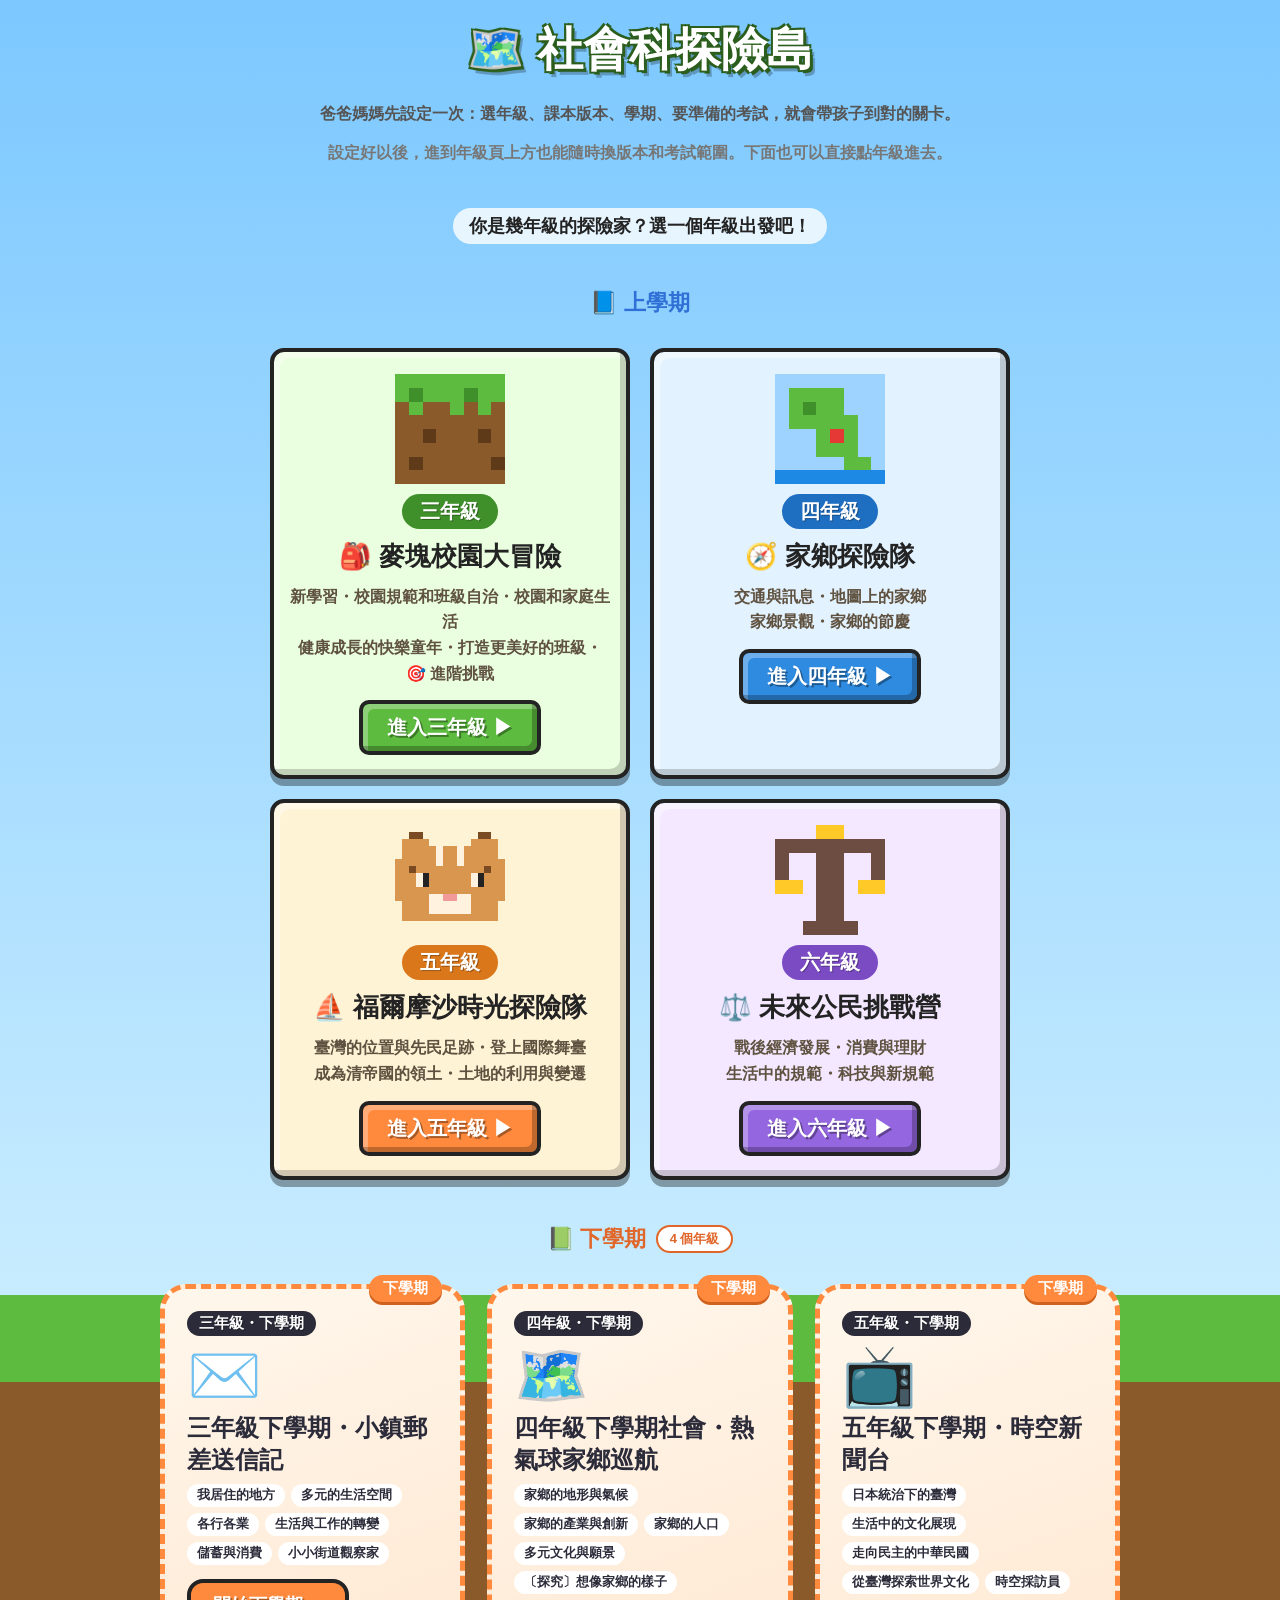
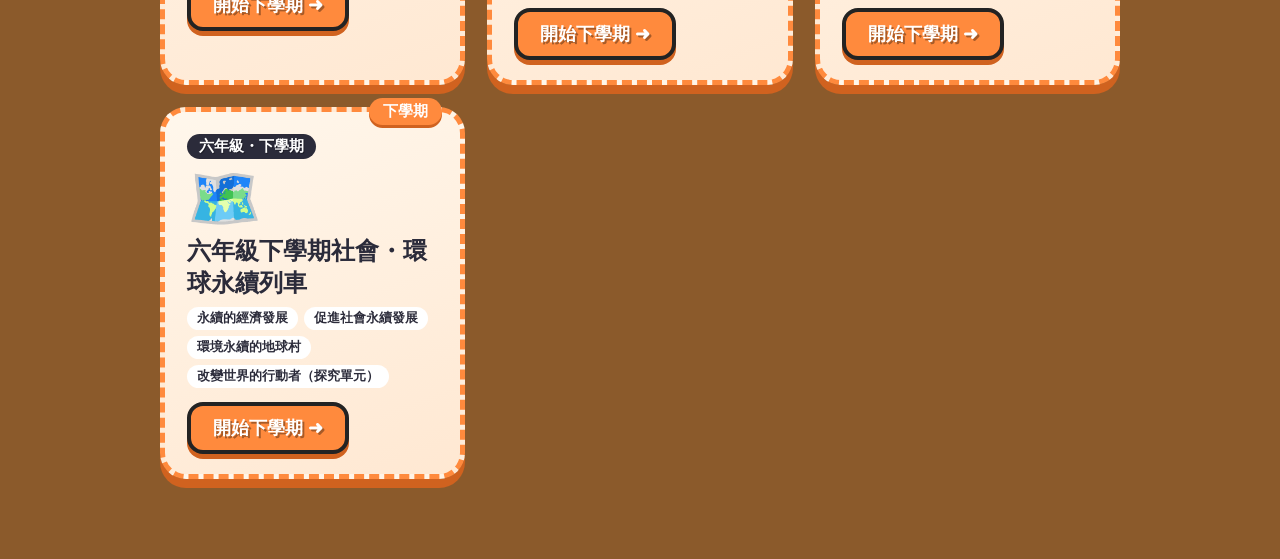
<file: index.html>
<!DOCTYPE html>
<html lang="zh-Hant-TW">
<head>
<meta charset="UTF-8">
<meta name="viewport" content="width=device-width, initial-scale=1, viewport-fit=cover">
<title>社會科探險島・選擇年級</title>
<style>
:root{--ink:#232323;--font:"Microsoft JhengHei","PingFang TC","Noto Sans TC","Heiti TC",sans-serif}
*{box-sizing:border-box}
html,body{margin:0;min-height:100%}
body{
  font-family:var(--font);font-weight:700;color:var(--ink);min-height:100dvh;
  background:linear-gradient(180deg,#7cc8ff 0%,#c8ecff 60%,#5dbb3f 60%,#5dbb3f 64%,#8b5a2b 64%);
  display:flex;flex-direction:column;align-items:center;justify-content:center;padding:20px 14px 80px;gap:18px;
}
h1{margin:0;text-align:center;font-size:clamp(26px,6.5vw,46px);font-weight:900;color:#fff;line-height:1.3;
  text-shadow:3px 3px 0 #2b5e1c,-2px -2px 0 #2b5e1c,2px -2px 0 #2b5e1c,-2px 2px 0 #2b5e1c,5px 6px 0 rgba(0,0,0,.25)}
.sub{margin:0;background:rgba(255,255,255,.8);padding:6px 16px;border-radius:99px;font-size:18px;text-align:center}
.grades{display:grid;grid-template-columns:repeat(2,minmax(0,360px));gap:20px;width:100%;justify-content:center}
.grade{
  display:flex;flex-direction:column;align-items:center;gap:10px;padding:22px 16px 20px;text-decoration:none;color:var(--ink);text-align:center;
  border:4px solid var(--ink);border-radius:14px;transition:transform .12s;
  box-shadow:inset -6px -6px 0 rgba(0,0,0,.18), inset 6px 6px 0 rgba(255,255,255,.4), 0 7px 0 rgba(0,0,0,.35);
}
.grade:hover{transform:translateY(-5px)}
.grade:active{transform:translateY(3px)}
.g3{background:#eaffdf}
.g5{background:#fff3d6}
.grade svg{width:110px;height:110px;shape-rendering:crispEdges;animation:bob 2.2s ease-in-out infinite}
.g4{background:#e3f2ff}
.g6{background:#f3e8ff}
.g5 svg,.g6 svg{animation-delay:-1.1s}
.badge{font-size:20px;font-weight:900;color:#fff;padding:4px 18px;border-radius:99px;text-shadow:1px 1px 0 rgba(0,0,0,.3)}
.g3 .badge{background:#3f8f2a}
.g4 .badge{background:#1e6fc2}
.g5 .badge{background:#d9771a}
.g6 .badge{background:#7b4bc4}
.name{font-size:clamp(21px,4.8vw,26px);font-weight:900;line-height:1.35}
.desc{font-size:16px;color:#5f5240;line-height:1.6}
.go{margin-top:4px;font-size:20px;font-weight:900;color:#fff;padding:10px 24px;border:4px solid var(--ink);border-radius:10px;
  box-shadow:inset -5px -5px 0 rgba(0,0,0,.25), inset 5px 5px 0 rgba(255,255,255,.3);text-shadow:2px 2px 0 rgba(0,0,0,.35)}
.g3 .go{background:#5dbb3f}
.g5 .go{background:#ff8a3d}
.g4 .go{background:#2f8be0}
.g6 .go{background:#9466e0}
@keyframes bob{0%,100%{transform:translateY(0)}50%{transform:translateY(-8px)}}
@media (max-width:640px){.grades{grid-template-columns:1fr}.grade svg{width:84px;height:84px}}
@media (prefers-reduced-motion:reduce){*{animation:none !important}}
</style>

<style id="rwd-style">
/* 手機：年級卡片改成「左邊圖示、右邊文字」的橫條，一頁看得到更多年級 */
@media (max-width:640px){
  body{padding:14px 10px 80px;gap:12px}
  .sub{font-size:16px;padding:6px 12px}
  .sem{margin:14px auto 4px;font-size:20px}
  .grades,.sem-grid{gap:12px}
  .grade{display:grid;grid-template-columns:64px 1fr;grid-template-areas:"ic badge" "ic name" "ic desc" "ic go";
    column-gap:12px;row-gap:4px;align-items:center;justify-items:start;text-align:left;padding:12px 12px 14px}
  .grade svg{grid-area:ic;width:64px;height:64px;align-self:center}
  .grade .badge{grid-area:badge;font-size:15px;padding:2px 12px}
  .grade .name{grid-area:name;font-size:19px}
  .grade .desc{grid-area:desc;font-size:14px;line-height:1.5}
  .grade .go{grid-area:go;font-size:16px;padding:6px 14px;margin-top:2px}
  .sem-card{padding:16px 14px 14px;border-width:4px}
  .sem-card .icon{font-size:40px;margin:6px 0 2px}
  .sem-card h2{font-size:19px}
  .sem-card .go{font-size:16px;padding:8px 16px;margin-top:10px}
}
/* 平板直式：卡片和字放大，填滿螢幕寬度 */
@media (min-width:700px) and (orientation:portrait) and (min-height:900px){
  .grades{grid-template-columns:repeat(2,minmax(0,1fr));max-width:980px;gap:24px}
  .sem,.sem-grid{max-width:980px}
  .grade svg{width:130px;height:130px}
  .badge{font-size:23px}
  .name{font-size:30px}
  .desc{font-size:19px}
  .grade .go,.sem-card .go{font-size:22px;padding:12px 26px}
  .sem-card h2{font-size:28px}
  .sem-card .units span{font-size:15px}
}
</style>
<style id="sem-style">
.sem{display:flex;align-items:center;gap:10px;max-width:960px;margin:26px auto 12px;padding:0 4px;font:900 22px "Microsoft JhengHei","PingFang TC","Noto Sans TC",sans-serif;color:#2b2b3a}
.sem span{font-size:13px;font-weight:700;padding:3px 12px;border-radius:99px;background:#fff;border:2px solid currentColor}
.sem.up{color:#2f6fd6}.sem.down{color:#e0662a}
.sem-grid{display:grid;grid-template-columns:repeat(auto-fit,minmax(280px,1fr));gap:22px;max-width:960px;margin:0 auto;width:100%}
.sem-card{display:block;text-decoration:none;color:#2b2b3a;border-radius:26px;padding:22px 22px 20px;position:relative;
  background:linear-gradient(160deg,#fff7ec,#ffe8d2);border:5px dashed #ff8a3d;box-shadow:0 9px 0 #d0621f;transition:transform .15s;
  font-family:"Microsoft JhengHei","PingFang TC","Noto Sans TC",sans-serif}
.sem-card:hover{transform:translateY(-6px) rotate(.6deg)}
.sem-card .tag{position:absolute;top:-14px;right:18px;background:#ff8a3d;color:#fff;font-weight:900;font-size:15px;padding:4px 14px;border-radius:99px;box-shadow:0 3px 0 #d0621f}
.sem-card .badge{display:inline-block;font-weight:900;font-size:15px;padding:3px 12px;border-radius:99px;background:#2b2b3a;color:#fff}
.sem-card .icon{font-size:60px;line-height:1;margin:10px 0 4px}
.sem-card h2{margin:6px 0 8px;font-size:24px;font-weight:900}
.sem-card .units{display:flex;flex-wrap:wrap;gap:6px}
.sem-card .units span{font-size:12.5px;font-weight:700;padding:3px 10px;border-radius:99px;background:#fff}
.sem-card .go{display:inline-block;margin-top:14px;font-weight:900;font-size:18px;padding:10px 22px;border-radius:16px;background:#ff8a3d;color:#fff;box-shadow:0 5px 0 #d0621f}
.sem-empty{color:#8a7a99;font-weight:700;text-align:center;padding:10px}
</style>
</head>
<body>
  <h1>🗺️ 社會科探險島</h1>
<!-- 設定精靈 -->
<section style="margin:6px auto 26px;max-width:880px;padding:0 4px">
  <p style="text-align:center;font-weight:700;color:#555;margin:0 0 10px">爸爸媽媽先設定一次：選年級、課本版本、學期、要準備的考試，就會帶孩子到對的關卡。</p>
  <div id="kgv-root"></div>
  <p style="text-align:center;color:#777;margin:18px 0 0">設定好以後，進到年級頁上方也能隨時換版本和考試範圍。下面也可以直接點年級進去。</p>
</section>
<script src="https://kuog88.github.io/kg-ver.js"></script>
<script>KGVer.wizard(document.getElementById('kgv-root'), {"subject": "social", "name": "社會", "grades": [3, 4, 5, 6], "books": {"3上": "grade3.html", "3下": "grade3-2/", "4上": "grade4/", "4下": "grade4-2/", "5上": "grade5/", "5下": "grade5-2/", "6上": "grade6/", "6下": "grade6-2/"}});</script>
<!-- /設定精靈 -->

  <p class="sub">你是幾年級的探險家？選一個年級出發吧！</p>
<h2 class="sem up">📘 上學期</h2>
  <div class="grades">
    <a class="grade g3" href="grade3.html">
      <!-- 像素草地方塊 -->
      <svg viewBox="0 0 8 8" aria-hidden="true">
        <rect width="8" height="2" fill="#5dbb3f"/><rect x="1" y="1" width="1" height="1" fill="#3f8f2a"/><rect x="5" y="1" width="1" height="1" fill="#3f8f2a"/>
        <rect y="2" width="8" height="6" fill="#8b5a2b"/><rect x="1" y="2" width="1" height="1" fill="#5dbb3f"/><rect x="4" y="2" width="1" height="1" fill="#5dbb3f"/><rect x="6" y="2" width="1" height="1" fill="#5dbb3f"/>
        <rect x="2" y="4" width="1" height="1" fill="#5e3a19"/><rect x="6" y="4" width="1" height="1" fill="#5e3a19"/><rect x="1" y="6" width="1" height="1" fill="#5e3a19"/><rect x="7" y="6" width="1" height="1" fill="#5e3a19"/>
      </svg>
      <span class="badge">三年級</span>
      <span class="name">🎒 麥塊校園大冒險</span>
      <span class="desc">新學習・校園規範和班級自治・校園和家庭生活<br>健康成長的快樂童年・打造更美好的班級・🎯 進階挑戰</span>
      <span class="go">進入三年級 ▶</span>
    </a>
    <a class="grade g4" href="grade4/">
      <!-- 像素地圖 -->
      <svg viewBox="0 0 8 8" aria-hidden="true">
        <rect width="8" height="8" fill="#9fd3ff"/><rect x="1" y="1" width="4" height="3" fill="#5dbb3f"/><rect x="3" y="3" width="3" height="3" fill="#5dbb3f"/>
        <rect x="2" y="2" width="1" height="1" fill="#3f8f2a"/><rect x="4" y="4" width="1" height="1" fill="#e53935"/><rect x="5" y="6" width="2" height="1" fill="#5dbb3f"/>
        <rect x="0" y="7" width="8" height="1" fill="#1e88e5"/>
      </svg>
      <span class="badge">四年級</span>
      <span class="name">🧭 家鄉探險隊</span>
      <span class="desc">交通與訊息・地圖上的家鄉<br>家鄉景觀・家鄉的節慶</span>
      <span class="go">進入四年級 ▶</span>
    </a>
    <a class="grade g5" href="grade5/">
      <!-- 像素石虎 -->
      <svg viewBox="0 0 16 14" aria-hidden="true">
        <rect x="2" y="0" width="2" height="1" fill="#7a4a22"/><rect x="12" y="0" width="2" height="1" fill="#7a4a22"/>
        <rect x="1" y="1" width="4" height="1" fill="#d9964f"/><rect x="11" y="1" width="4" height="1" fill="#d9964f"/>
        <rect x="1" y="2" width="14" height="11" fill="#d9964f"/><rect x="0" y="4" width="16" height="6" fill="#d9964f"/>
        <rect x="6" y="2" width="1" height="3" fill="#fff3e0"/><rect x="9" y="2" width="1" height="3" fill="#fff3e0"/>
        <rect x="2" y="5" width="1" height="1" fill="#7a4a22"/><rect x="13" y="5" width="1" height="1" fill="#7a4a22"/>
        <rect x="3" y="6" width="1" height="2" fill="#fff3e0"/><rect x="4" y="6" width="1" height="2" fill="#232323"/>
        <rect x="11" y="6" width="1" height="2" fill="#fff3e0"/><rect x="12" y="6" width="1" height="2" fill="#232323"/>
        <rect x="5" y="9" width="6" height="3" fill="#fff3e0"/><rect x="7" y="9" width="2" height="1" fill="#f29a9a"/>
        <rect x="0" y="13" width="0" height="0" fill="none"/>
      </svg>
      <span class="badge">五年級</span>
      <span class="name">⛵ 福爾摩沙時光探險隊</span>
      <span class="desc">臺灣的位置與先民足跡・登上國際舞臺<br>成為清帝國的領土・土地的利用與變遷</span>
      <span class="go">進入五年級 ▶</span>
    </a>
    <a class="grade g6" href="grade6/">
      <!-- 像素天平 -->
      <svg viewBox="0 0 8 8" aria-hidden="true">
        <rect x="3" y="0" width="2" height="1" fill="#ffca28"/><rect x="0" y="1" width="8" height="1" fill="#6d4c41"/>
        <rect x="3" y="1" width="2" height="6" fill="#6d4c41"/><rect x="0" y="2" width="1" height="2" fill="#6d4c41"/><rect x="7" y="2" width="1" height="2" fill="#6d4c41"/>
        <rect x="0" y="4" width="2" height="1" fill="#ffca28"/><rect x="6" y="4" width="2" height="1" fill="#ffca28"/><rect x="2" y="7" width="4" height="1" fill="#6d4c41"/>
      </svg>
      <span class="badge">六年級</span>
      <span class="name">⚖️ 未來公民挑戰營</span>
      <span class="desc">戰後經濟發展・消費與理財<br>生活中的規範・科技與新規範</span>
      <span class="go">進入六年級 ▶</span>
    </a>
  </div>
  <!-- 下學期 -->
  <h2 class="sem down">📗 下學期 <span>4 個年級</span></h2>
  <div class="sem-grid">
    <a class="sem-card" href="grade3-2/">
      <span class="tag">下學期</span>
      <span class="badge">三年級・下學期</span>
      <div class="icon">✉️</div>
      <h2>三年級下學期・小鎮郵差送信記</h2>
      <div class="units"><span>我居住的地方</span><span>多元的生活空間</span><span>各行各業</span><span>生活與工作的轉變</span><span>儲蓄與消費</span><span>小小街道觀察家</span></div>
      <span class="go">開始下學期 ➜</span>
    </a>
    <a class="sem-card" href="grade4-2/">
      <span class="tag">下學期</span>
      <span class="badge">四年級・下學期</span>
      <div class="icon">🗺️</div>
      <h2>四年級下學期社會・熱氣球家鄉巡航</h2>
      <div class="units"><span>家鄉的地形與氣候</span><span>家鄉的產業與創新</span><span>家鄉的人口</span><span>多元文化與願景</span><span>〔探究〕想像家鄉的樣子</span></div>
      <span class="go">開始下學期 ➜</span>
    </a>
    <a class="sem-card" href="grade5-2/">
      <span class="tag">下學期</span>
      <span class="badge">五年級・下學期</span>
      <div class="icon">📺</div>
      <h2>五年級下學期・時空新聞台</h2>
      <div class="units"><span>日本統治下的臺灣</span><span>生活中的文化展現</span><span>走向民主的中華民國</span><span>從臺灣探索世界文化</span><span>時空採訪員</span></div>
      <span class="go">開始下學期 ➜</span>
    </a>
    <a class="sem-card" href="grade6-2/">
      <span class="tag">下學期</span>
      <span class="badge">六年級・下學期</span>
      <div class="icon">🗺️</div>
      <h2>六年級下學期社會・環球永續列車</h2>
      <div class="units"><span>永續的經濟發展</span><span>促進社會永續發展</span><span>環境永續的地球村</span><span>改變世界的行動者（探究單元）</span></div>
      <span class="go">開始下學期 ➜</span>
    </a>
  </div>
<!-- /下學期 -->

<script src="https://kuog88.github.io/home-button.js" defer></script>
<script src="https://kuog88.github.io/bgm.js" defer></script>
</body>
</html>
</file>
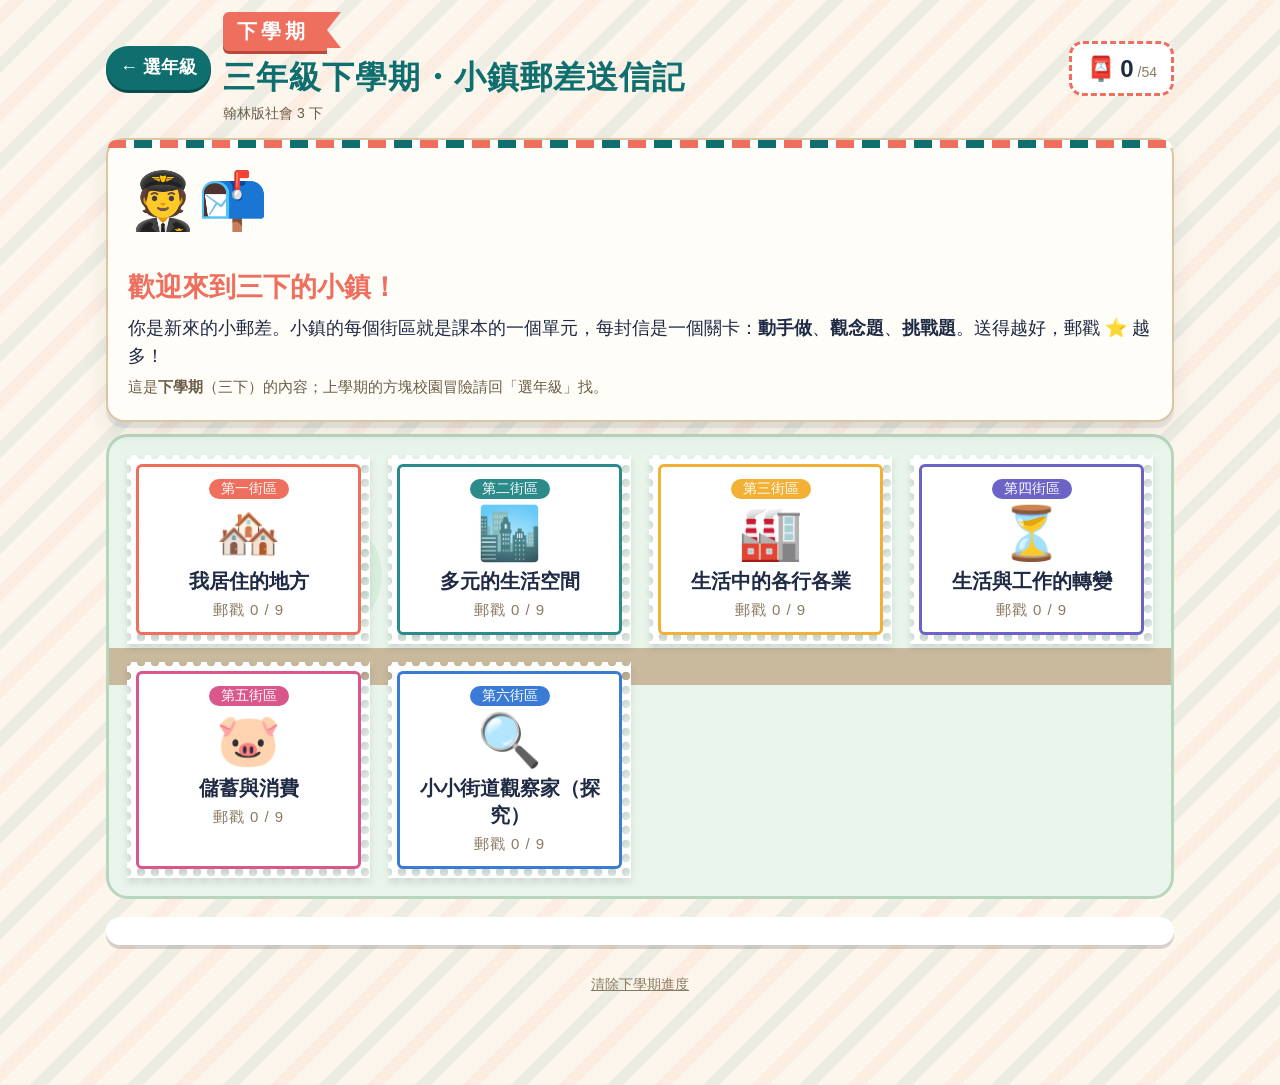
<file: grade3-2/index.html>
<!DOCTYPE html>
<html lang="zh-Hant-TW">
<head>
<meta charset="UTF-8">
<meta name="viewport" content="width=device-width, initial-scale=1, viewport-fit=cover">
<title>三年級下學期社會・小鎮郵差送信記</title>
<link rel="stylesheet" href="style.css?v=20261103v">
<link rel="stylesheet" href="../assets/rwd.css?v=20261103v">
</head>
<body>
<div class="app">
  <header class="topbar">
    <a class="back" href="../index.html">← 選年級</a>
    <div class="brand">
      <span class="sem-tag">下學期</span>
      <h1>三年級下學期・小鎮郵差送信記</h1>
      <p class="sub" id="verSub">社會 3 下</p>
    </div>
    <div class="stamp-total" title="收集到的郵戳"><span class="ico">📮</span><b id="totalStars">0</b><small id="maxStars">/54</small></div>
  </header>

  <!-- 首頁：小鎮地圖 -->
  <main id="home" class="screen">
    <section class="letter intro">
      <div class="postman" aria-hidden="true">🧑‍✈️📬</div>
      <div>
        <h2>歡迎來到三下的小鎮！</h2>
        <p>你是新來的小郵差。小鎮的每個街區就是課本的一個單元，每封信是一個關卡：<b>動手做</b>、<b>觀念題</b>、<b>挑戰題</b>。送得越好，郵戳 ⭐ 越多！</p>
        <p class="note">這是<b>下學期</b>（三下）的內容；上學期的方塊校園冒險請回「選年級」找。</p>
      </div>
    </section>
    <div id="verBar"></div>
    <section class="town" id="town"></section>
    <section class="exam-sec" aria-label="月考測驗卷"><div id="exam-box"></div></section>
    <p class="foot">
      <button class="link-btn" id="resetBtn" type="button">清除下學期進度</button>
    </p>
  </main>

  <!-- 街區：選關卡 -->
  <main id="unit" class="screen" hidden>
    <button class="btn ghost" data-go="home" type="button">← 回小鎮地圖</button>
    <section class="letter unit-head" id="unitHead"></section>
    <section class="level-list" id="levelList"></section>
  </main>

  <!-- 關卡 -->
  <main id="play" class="screen" hidden>
    <div class="play-bar">
      <button class="btn ghost" id="quitBtn" type="button">← 回街區</button>
      <div class="play-title" id="playTitle"></div>
      <button class="btn speak" id="speakBtn" type="button" aria-label="朗讀題目">🔊 唸題目</button>
    </div>
    <div class="progress"><span id="progBar"></span></div>
    <section class="letter stage" id="stage"></section>
  </main>
</div>

<!-- 結果視窗 -->
<div class="modal" id="modal" hidden>
  <div class="modal-card">
    <div class="postmark" id="mStamp">⭐⭐⭐</div>
    <h2 id="mTitle">送達！</h2>
    <p id="mText"></p>
    <div class="modal-btns">
      <button class="btn" id="mAgain" type="button">再玩一次</button>
      <button class="btn primary" id="mNext" type="button">下一關 →</button>
    </div>
  </div>
</div>

<div class="toast" id="toast" hidden></div>

<script src="https://kuog88.github.io/kg-ver.js?v=20261103v"></script>
<script src="js/book.js?v=20261123"></script>
<script src="data.js?v=20261123"></script>
<script src="exam-bank.js?v=20261123"></script>
<script>
/* 月考測驗卷依目前版本、範圍組卷；切換版本或範圍時重新掛上 */
function mountExam() { if (window.KGExam) KGExam.mount(document.getElementById('exam-box'), window.KGVer ? KGVer.examBank(BOOK, EXAM_BANK) : EXAM_BANK); }
</script>
<script src="game.js?v=20261123"></script>
<script src="https://kuog88.github.io/kg-exam.js" defer></script>
<script>
window.KGVer && KGVer.bar(document.getElementById('verBar'), BOOK, function () { window.G32_REDRAW && G32_REDRAW(); });
window.addEventListener('load', function m() { if (window.KGExam) mountExam(); else setTimeout(m, 200); });
</script>
<script src="../assets/rwd.js?v=20261123"></script>
<script src="https://kuog88.github.io/home-button.js" defer></script>
<script src="https://kuog88.github.io/bgm.js" defer></script>
</body>
</html>
</file>
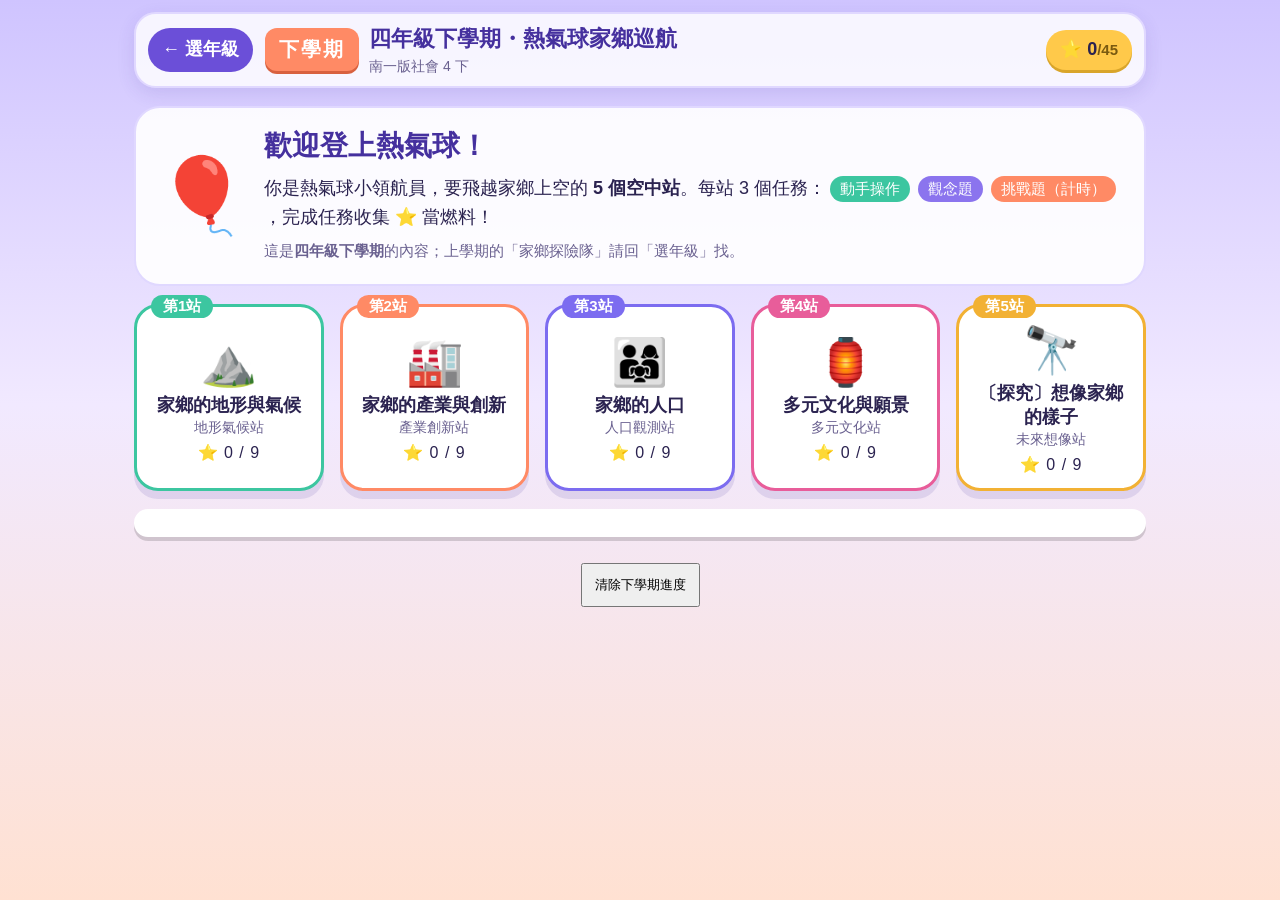
<file: grade4-2/index.html>
<!DOCTYPE html>
<html lang="zh-Hant-TW">
<head>
<meta charset="UTF-8">
<meta name="viewport" content="width=device-width, initial-scale=1, viewport-fit=cover">
<title>四年級下學期社會・熱氣球家鄉巡航（四下）</title>
<link rel="stylesheet" href="style.css?v=20261103v">
<link rel="stylesheet" href="../assets/rwd.css?v=20261103v">
</head>
<body>
<div class="sky" aria-hidden="true"><span class="cloud c1"></span><span class="cloud c2"></span><span class="cloud c3"></span></div>
<div class="app">
  <header class="topbar">
    <a class="back" href="../index.html">← 選年級</a>
    <div class="brand">
      <span class="sem-tag">下學期</span>
      <div class="brand-text">
        <div class="brand-name">四年級下學期・熱氣球家鄉巡航</div>
        <div class="brand-sub" id="verSub">社會 4 下</div>
      </div>
    </div>
    <div class="fuel" title="收集到的星星">⭐ <b id="totalStars">0</b><small id="maxStars">/45</small></div>
  </header>

  <!-- 首頁：航線圖 -->
  <main id="home" class="screen">
    <section class="hello">
      <div class="balloon big" aria-hidden="true">🎈</div>
      <div>
        <h1 class="screen-title" id="homeTitle">歡迎登上熱氣球！</h1>
        <p>你是熱氣球小領航員，要飛越家鄉上空的 <b>5 個空中站</b>。每站 3 個任務：<span class="k hand">動手操作</span><span class="k idea">觀念題</span><span class="k boss">挑戰題（計時）</span>，完成任務收集 ⭐ 當燃料！</p>
        <p class="note">這是<b>四年級下學期</b>的內容；上學期的「家鄉探險隊」請回「選年級」找。</p>
      </div>
    </section>
    <div id="verBar"></div>
    <section class="route" id="route"></section>
    <section class="exam-sec" aria-label="月考測驗卷"><div id="exam-box"></div></section>
    <p class="foot"><button class="link-btn" id="resetBtn" type="button">清除下學期進度</button></p>
  </main>

  <!-- 空中站：選任務 -->
  <main id="unit" class="screen" hidden>
    <button class="btn ghost" data-go="home" type="button">← 回航線圖</button>
    <section class="unit-head" id="unitHead"></section>
    <section class="task-list" id="taskList"></section>
  </main>

  <!-- 任務 -->
  <main id="play" class="screen" hidden>
    <div class="play-bar">
      <button class="btn ghost" id="quitBtn" type="button">← 回空中站</button>
      <h2 class="level-title" id="playTitle"></h2>
      <span class="timer" id="timer" hidden></span>
      <button class="btn speak" id="speakBtn" type="button" aria-label="朗讀題目">🔊 唸題目</button>
    </div>
    <div class="altitude"><span id="progBar"></span><i class="mini-balloon" id="progBalloon">🎈</i></div>
    <section class="basket">
      <p class="ask" id="ask"></p>
      <div class="stage" id="stage"></div>
    </section>
  </main>
</div>

<div class="modal" id="modal" hidden>
  <div class="modal-card">
    <div class="m-stars" id="mStars">⭐⭐⭐</div>
    <h2 id="mTitle">任務完成！</h2>
    <p id="mText"></p>
    <div class="modal-btns">
      <button class="btn" id="mAgain" type="button">再玩一次</button>
      <button class="btn primary" id="mNext" type="button">下一個任務 →</button>
    </div>
  </div>
</div>

<div class="toast" id="toast" hidden></div>

<script src="https://kuog88.github.io/kg-ver.js?v=20261103v"></script>
<script src="js/book.js?v=20261123"></script>
<script src="data.js?v=20261123"></script>
<script src="exam-bank.js?v=20261123"></script>
<script>
/* 月考測驗卷依目前版本、範圍組卷；切換版本或範圍時重新掛上 */
function mountExam() { if (window.KGExam) KGExam.mount(document.getElementById('exam-box'), window.KGVer ? KGVer.examBank(BOOK, EXAM_BANK) : EXAM_BANK); }
</script>
<script src="game.js?v=20261123"></script>
<script src="https://kuog88.github.io/kg-exam.js" defer></script>
<script>
window.KGVer && KGVer.bar(document.getElementById('verBar'), BOOK, function () { window.G42_REDRAW && G42_REDRAW(); });
</script>
<script>
window.addEventListener('load', function m() { if (window.KGExam) mountExam(); else setTimeout(m, 200); });
</script>
<script src="../assets/rwd.js?v=20261123"></script>
<script src="https://kuog88.github.io/home-button.js" defer></script>
<script src="https://kuog88.github.io/bgm.js" defer></script>
</body>
</html>
</file>
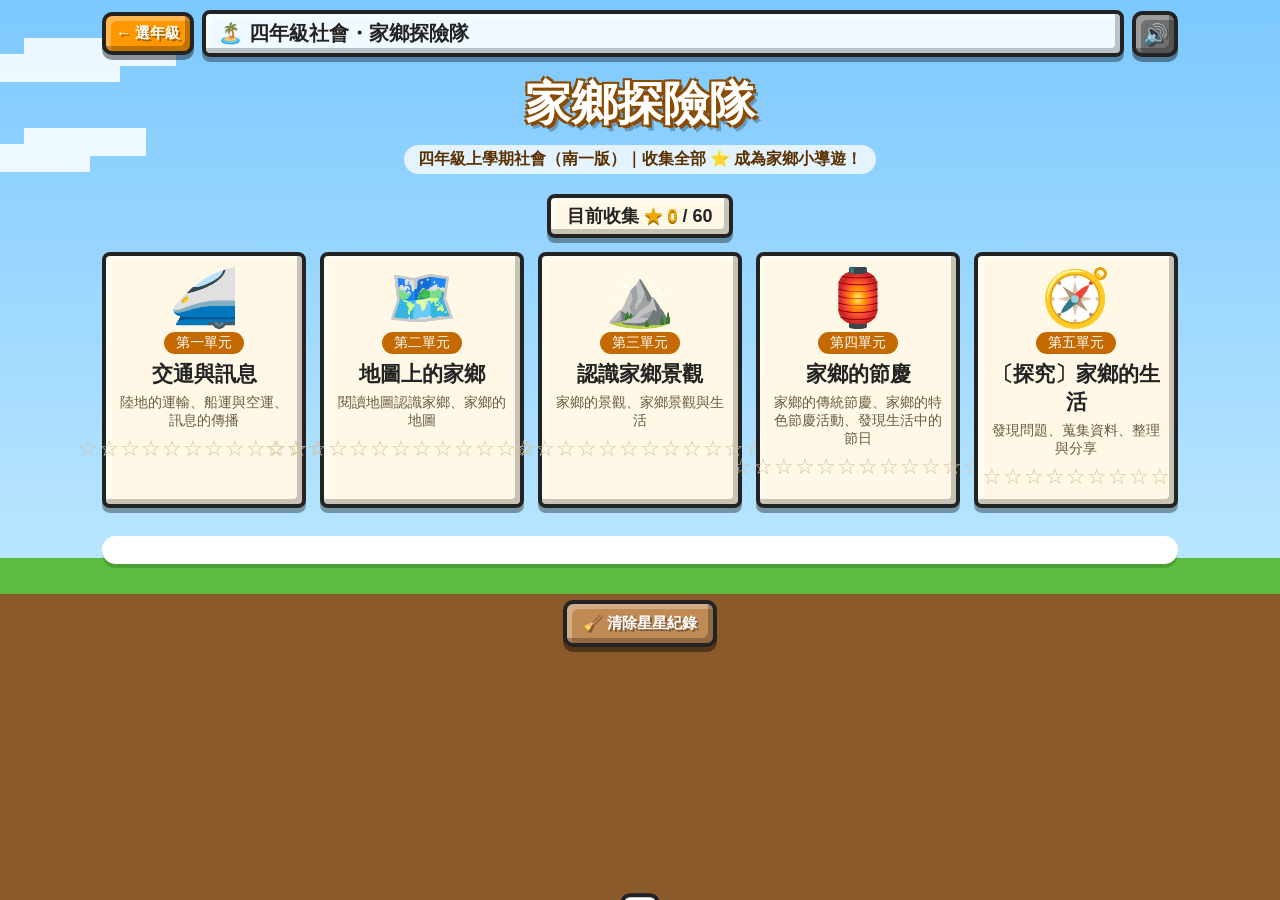
<file: grade4/index.html>
<!DOCTYPE html>
<html lang="zh-Hant-TW">
<head>
<meta charset="UTF-8">
<meta name="viewport" content="width=device-width, initial-scale=1, viewport-fit=cover">
<title>四年級社會・家鄉探險隊（四上）</title>
<link rel="stylesheet" href="style.css?v=20261104m">
<link rel="stylesheet" href="../assets/rwd.css?v=20261103v">
</head>
<body>
<div class="cloud" style="top:6%"></div><div class="cloud c2"></div>

<div class="app">
  <header class="topbar">
    <a class="px-btn grade-btn" href="../index.html">← 選年級</a>
    <button class="px-btn home-btn" id="homeBtn" hidden>⬅ 回大廳</button>
    <div class="title px" id="topTitle">🏝️ 四年級社會・家鄉探險隊</div>
    <button class="px-btn mute-btn" id="muteBtn" aria-label="音效開關">🔊</button>
  </header>

  <!-- 大廳 -->
  <section class="screen active" id="lobby">
    <h1 class="lobby-title">家鄉探險隊</h1>
    <p class="lobby-sub" id="lobbySub">四年級上學期社會｜收集全部 ⭐ 成為家鄉小導遊！</p>
    <div id="verBar"></div>
    <div class="total px" id="totalStars"></div>
    <div class="portals" id="portals"></div>
    <section class="exam-sec" aria-label="月考測驗卷"><div id="exam-box"></div></section>
    <button class="px-btn wood notes-btn" id="resetBtn">🧹 清除星星紀錄</button>
  </section>

  <!-- 單元：選關卡 -->
  <section class="screen" id="unit">
    <div class="level-head px"><h2 id="unitTitle"></h2><span class="chip" id="unitChip"></span></div>
    <p class="unit-desc px" id="unitDesc"></p>
    <div class="levels" id="levels"></div>
  </section>

  <!-- 關卡 -->
  <section class="screen" id="play">
    <div class="level-head px">
      <h2 id="lvTitle"></h2>
      <span class="chip" id="lvKind"></span>
      <span class="chip warn" id="lvTimer" hidden></span>
      <span class="chip" id="lvProg"></span>
    </div>
    <div class="ask px"><span id="lvAsk"></span><button class="px-btn stone say-btn" id="sayBtn" aria-label="朗讀題目">🔈 唸給我聽</button></div>
    <div class="stage" id="stage"></div>
  </section>
</div>

<div class="overlay" id="overlay"><div class="modal px" role="dialog" aria-modal="true" id="modal"></div></div>
<div class="toast" id="toast" role="status" aria-live="assertive"></div>

<script src="https://kuog88.github.io/kg-ver.js?v=20261103v"></script>
<script src="js/book.js?v=20261123"></script>
<script src="data.js?v=20261123"></script>
<script src="js/map-rescue.js?v=20261123"></script>
<script src="exam-bank.js?v=20261123"></script>
<script>
/* 月考測驗卷依目前版本、範圍組卷；切換版本或範圍時重新掛上 */
function mountExam() { if (window.KGExam) KGExam.mount(document.getElementById('exam-box'), window.KGVer ? KGVer.examBank(BOOK, EXAM_BANK) : EXAM_BANK); }
</script>
<script src="game.js?v=20261123"></script>
<script src="https://kuog88.github.io/kg-exam.js" defer></script>
<script>
window.KGVer && KGVer.bar(document.getElementById('verBar'), BOOK, function () { renderLobby(); });
window.addEventListener('load', function m() { if (window.KGExam) mountExam(); else setTimeout(m, 200); });
</script>
<script src="../assets/rwd.js?v=20261123"></script>
<script src="https://kuog88.github.io/home-button.js" defer></script>
<script src="https://kuog88.github.io/bgm.js" defer></script>
</body>
</html>
</file>
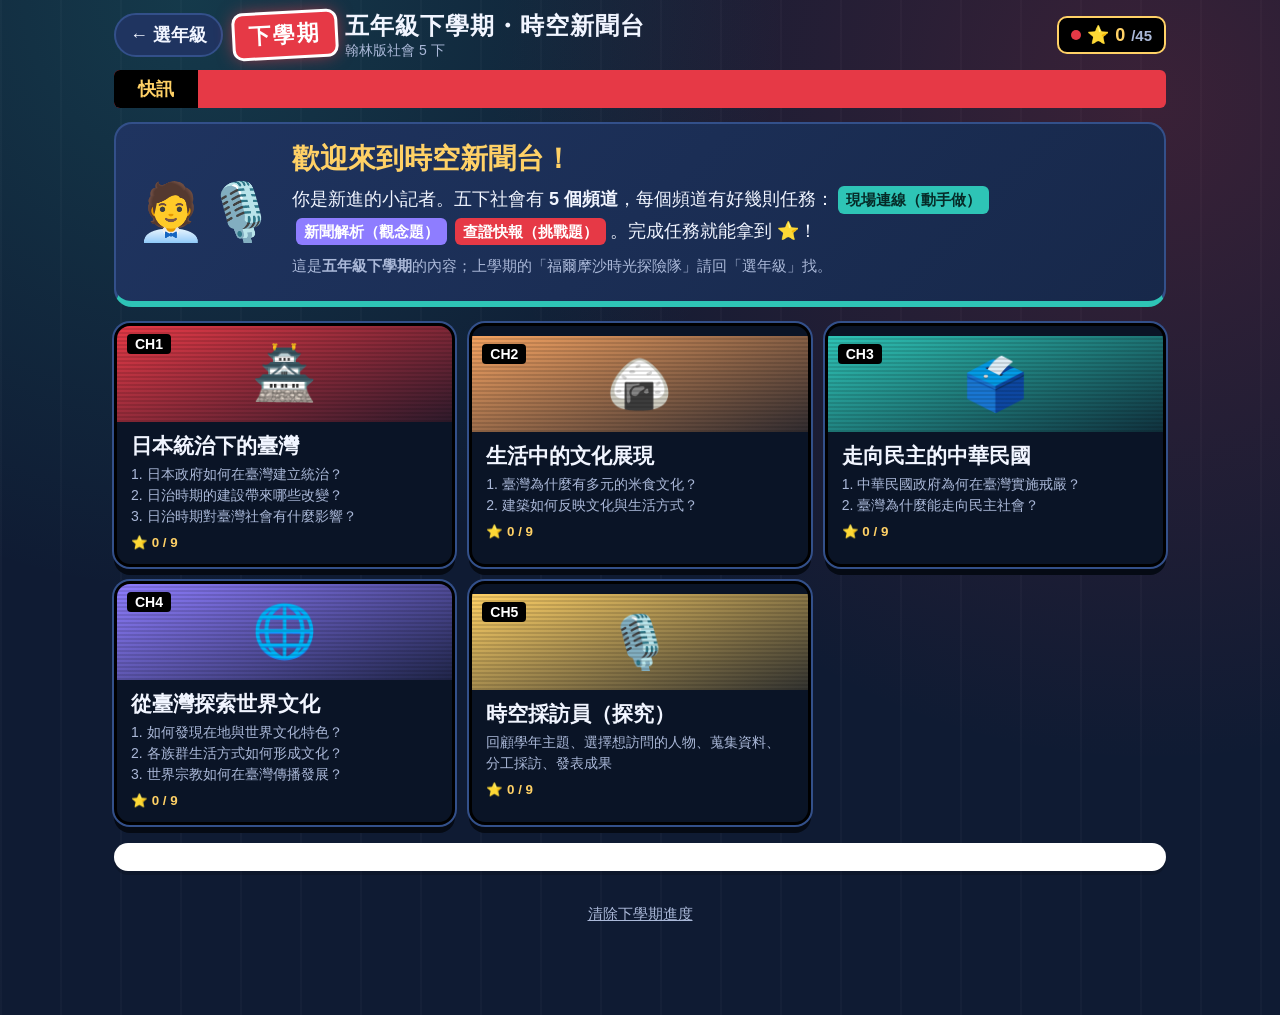
<file: grade5-2/index.html>
<!DOCTYPE html>
<html lang="zh-Hant-TW">
<head>
<meta charset="UTF-8">
<meta name="viewport" content="width=device-width, initial-scale=1, viewport-fit=cover">
<title>五年級下學期社會・時空新聞台（五下）</title>
<link rel="stylesheet" href="style.css?v=20261103v">
<link rel="stylesheet" href="../assets/rwd.css?v=20261103v">
</head>
<body>
<div class="app">
  <header class="topbar">
    <a class="back" href="../index.html">← 選年級</a>
    <div class="brand">
      <span class="sem-tag">下學期</span>
      <div class="brand-text">
        <div class="brand-name">五年級下學期・時空新聞台</div>
        <div class="brand-sub" id="verSub">社會 5 下</div>
      </div>
    </div>
    <div class="rating" title="收集到的星星"><span class="live-dot"></span>⭐ <b id="totalStars">0</b><small id="maxStars">/45</small></div>
  </header>

  <div class="ticker" aria-hidden="true"><div class="ticker-in" id="ticker"></div></div>

  <!-- 首頁：選頻道 -->
  <main id="home" class="screen">
    <section class="anchor-desk">
      <div class="anchor" aria-hidden="true">🧑‍💼🎙️</div>
      <div>
        <h1 class="screen-title" id="homeTitle">歡迎來到時空新聞台！</h1>
        <p>你是新進的小記者。五下社會有 <b id="chCount">5 個頻道</b>，每個頻道有好幾則任務：<span class="k hand">現場連線（動手做）</span><span class="k idea">新聞解析（觀念題）</span><span class="k boss">查證快報（挑戰題）</span>。完成任務就能拿到 ⭐！</p>
        <p class="note">這是<b>五年級下學期</b>的內容；上學期的「福爾摩沙時光探險隊」請回「選年級」找。</p>
      </div>
    </section>
    <div id="verBar"></div>
    <section class="channels" id="channels"></section>
    <section class="exam-sec" aria-label="月考測驗卷"><div id="exam-box"></div></section>
    <p class="foot"><button class="link-btn" id="resetBtn" type="button">清除下學期進度</button></p>
  </main>

  <!-- 頻道：選任務 -->
  <main id="unit" class="screen" hidden>
    <button class="btn ghost" data-go="home" type="button">← 回頻道表</button>
    <section class="unit-head" id="unitHead"></section>
    <section class="task-list" id="taskList"></section>
  </main>

  <!-- 任務 -->
  <main id="play" class="screen" hidden>
    <div class="play-bar">
      <button class="btn ghost" id="quitBtn" type="button">← 回頻道</button>
      <h2 class="level-title" id="playTitle"></h2>
      <span class="timer" id="timer" hidden></span>
      <button class="btn speak" id="speakBtn" type="button" aria-label="朗讀題目">🔊 唸題目</button>
    </div>
    <div class="progress"><span id="progBar"></span></div>
    <section class="screen-frame">
      <div class="onair"><span class="live-dot"></span>LIVE</div>
      <p class="ask" id="ask"></p>
      <div class="stage" id="stage"></div>
    </section>
  </main>
</div>

<div class="modal" id="modal" hidden>
  <div class="modal-card">
    <div class="m-stars" id="mStars">⭐⭐⭐</div>
    <h2 id="mTitle">播報完成！</h2>
    <p id="mText"></p>
    <div class="modal-btns">
      <button class="btn" id="mAgain" type="button">再玩一次</button>
      <button class="btn primary" id="mNext" type="button">下一則 →</button>
    </div>
  </div>
</div>

<div class="toast" id="toast" hidden></div>

<script src="https://kuog88.github.io/kg-ver.js?v=20261103v"></script>
<script src="js/book.js?v=20261123"></script>
<script src="data.js?v=20261123"></script>
<script src="js/x-move.js?v=20261123"></script>
<script src="js/x-new.js?v=20261123"></script>
<script src="exam-bank.js?v=20261123"></script>
<script src="js/exam-move.js?v=20261123"></script>
<script src="js/exam-x.js?v=20261123"></script>
<script>
/* 月考測驗卷依目前版本、範圍組卷；切換版本或範圍時重新掛上 */
function mountExam() { if (window.KGExam) KGExam.mount(document.getElementById('exam-box'), window.KGVer ? KGVer.examBank(BOOK, EXAM_BANK) : EXAM_BANK); }
</script>
<script src="game.js?v=20261123"></script>
<script src="https://kuog88.github.io/kg-exam.js" defer></script>
<script>
window.KGVer && KGVer.bar(document.getElementById('verBar'), BOOK, function () { window.G52_REDRAW && G52_REDRAW(); });
window.addEventListener('load', function m() { if (window.KGExam) mountExam(); else setTimeout(m, 200); });
</script>
<script src="../assets/rwd.js?v=20261123"></script>
<script src="https://kuog88.github.io/home-button.js" defer></script>
<script src="https://kuog88.github.io/bgm.js" defer></script>
</body>
</html>
</file>
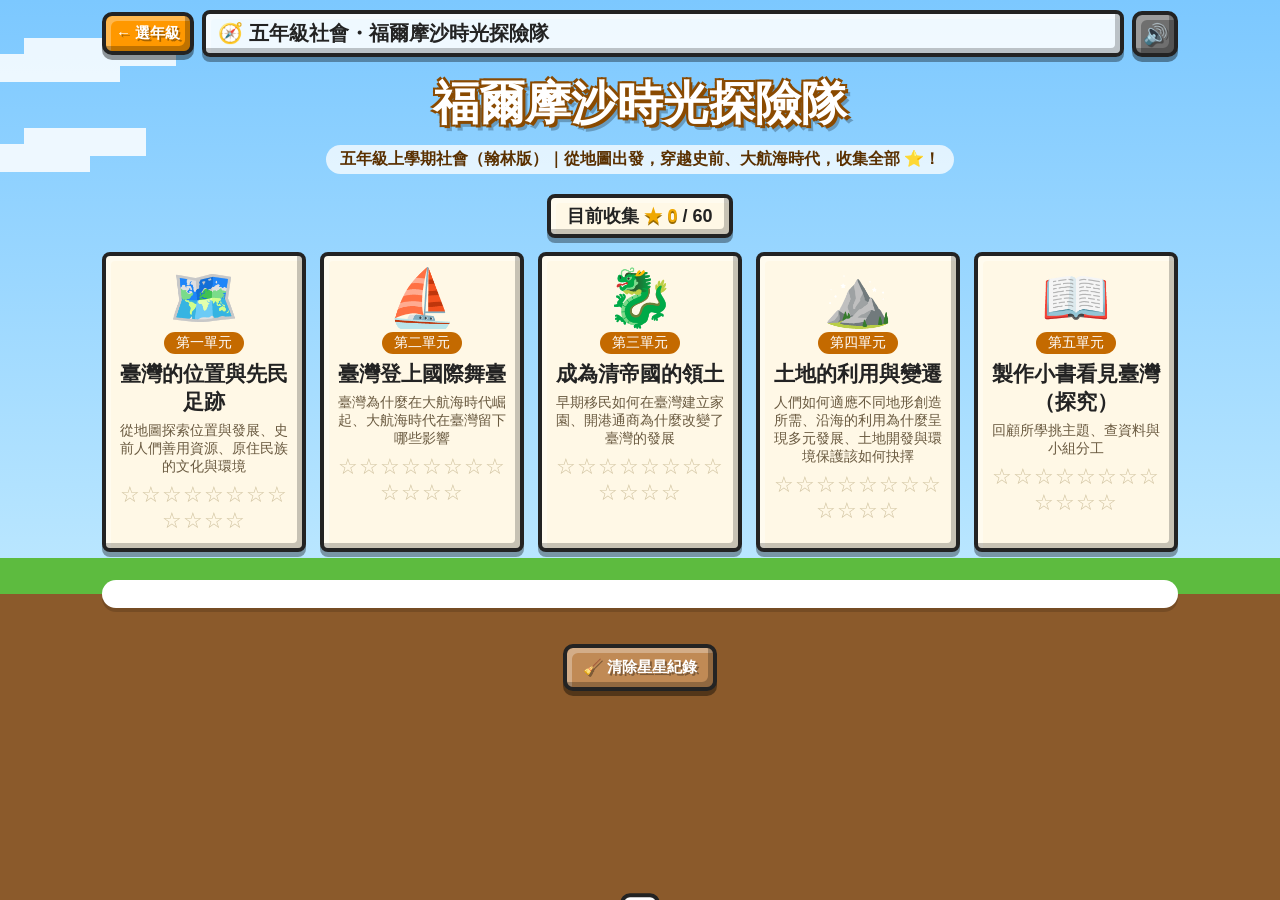
<file: grade5/index.html>
<!DOCTYPE html>
<html lang="zh-Hant-TW">
<head>
<meta charset="UTF-8">
<meta name="viewport" content="width=device-width, initial-scale=1, viewport-fit=cover">
<title>五年級社會・福爾摩沙時光探險隊（五上）</title>
<link rel="stylesheet" href="style.css?v=20261103v">
<link rel="stylesheet" href="../assets/rwd.css?v=20261103v">
</head>
<body>
<div class="cloud" style="top:6%"></div><div class="cloud c2"></div>

<div class="app">
  <header class="topbar">
    <a class="px-btn grade-btn" href="../index.html">← 選年級</a>
    <button class="px-btn home-btn" id="homeBtn" hidden>⬅ 回大廳</button>
    <div class="title px" id="topTitle">🧭 五年級社會・福爾摩沙時光探險隊</div>
    <button class="px-btn mute-btn" id="muteBtn" aria-label="音效開關">🔊</button>
  </header>

  <!-- 大廳 -->
  <section class="screen active" id="lobby">
    <h1 class="lobby-title">福爾摩沙時光探險隊</h1>
    <p class="lobby-sub" id="lobbySub">五年級上學期社會｜從地圖出發，穿越史前、大航海時代，收集全部 ⭐！</p>
    <div id="verBar"></div>
    <div class="total px" id="totalStars"></div>
    <div class="portals" id="portals"></div>
    <section class="exam-sec" aria-label="月考測驗卷"><div id="exam-box"></div></section>
    <button class="px-btn wood notes-btn" id="resetBtn">🧹 清除星星紀錄</button>
  </section>

  <!-- 單元：選關卡 -->
  <section class="screen" id="unit">
    <div class="level-head px"><h2 id="unitTitle"></h2><span class="chip" id="unitChip"></span></div>
    <p class="unit-desc px" id="unitDesc"></p>
    <div class="levels" id="levels"></div>
  </section>

  <!-- 關卡 -->
  <section class="screen" id="play">
    <div class="level-head px">
      <h2 id="lvTitle"></h2>
      <span class="chip" id="lvKind"></span>
      <span class="chip warn" id="lvTimer" hidden></span>
      <span class="chip" id="lvProg"></span>
    </div>
    <div class="ask px"><span id="lvAsk"></span><button class="px-btn stone say-btn" id="sayBtn" aria-label="朗讀題目">🔈 唸給我聽</button></div>
    <div class="stage" id="stage"></div>
  </section>
</div>

<div class="overlay" id="overlay"><div class="modal px" role="dialog" aria-modal="true" id="modal"></div></div>
<div class="toast" id="toast" role="status" aria-live="assertive"></div>

<script src="https://kuog88.github.io/kg-ver.js?v=20261108b"></script>
<script src="js/book.js?v=20261123"></script>
<script src="data.js?v=20261123"></script>
<script src="js/x-units.js?v=20261123"></script>
<script src="exam-bank.js?v=20261123"></script>
<script src="js/exam-x.js?v=20261123"></script>
<script>
/* 月考測驗卷依目前版本、範圍組卷；切換版本或範圍時重新掛上 */
function mountExam() { if (window.KGExam) KGExam.mount(document.getElementById('exam-box'), window.KGVer ? KGVer.examBank(BOOK, EXAM_BANK) : EXAM_BANK); }
</script>
<script src="game.js?v=20261123"></script>
<script src="js/videos.js?v=20261123"></script>
<script src="https://kuog88.github.io/kg-exam.js" defer></script>
<script>
window.KGVer && KGVer.bar(document.getElementById('verBar'), BOOK, function () { renderLobby(); });
window.addEventListener('load', function m() { if (window.KGExam) mountExam(); else setTimeout(m, 200); });
</script>
<script src="../assets/rwd.js?v=20261123"></script>
<script src="https://kuog88.github.io/home-button.js" defer></script>
<script src="https://kuog88.github.io/bgm.js" defer></script>
</body>
</html>
</file>
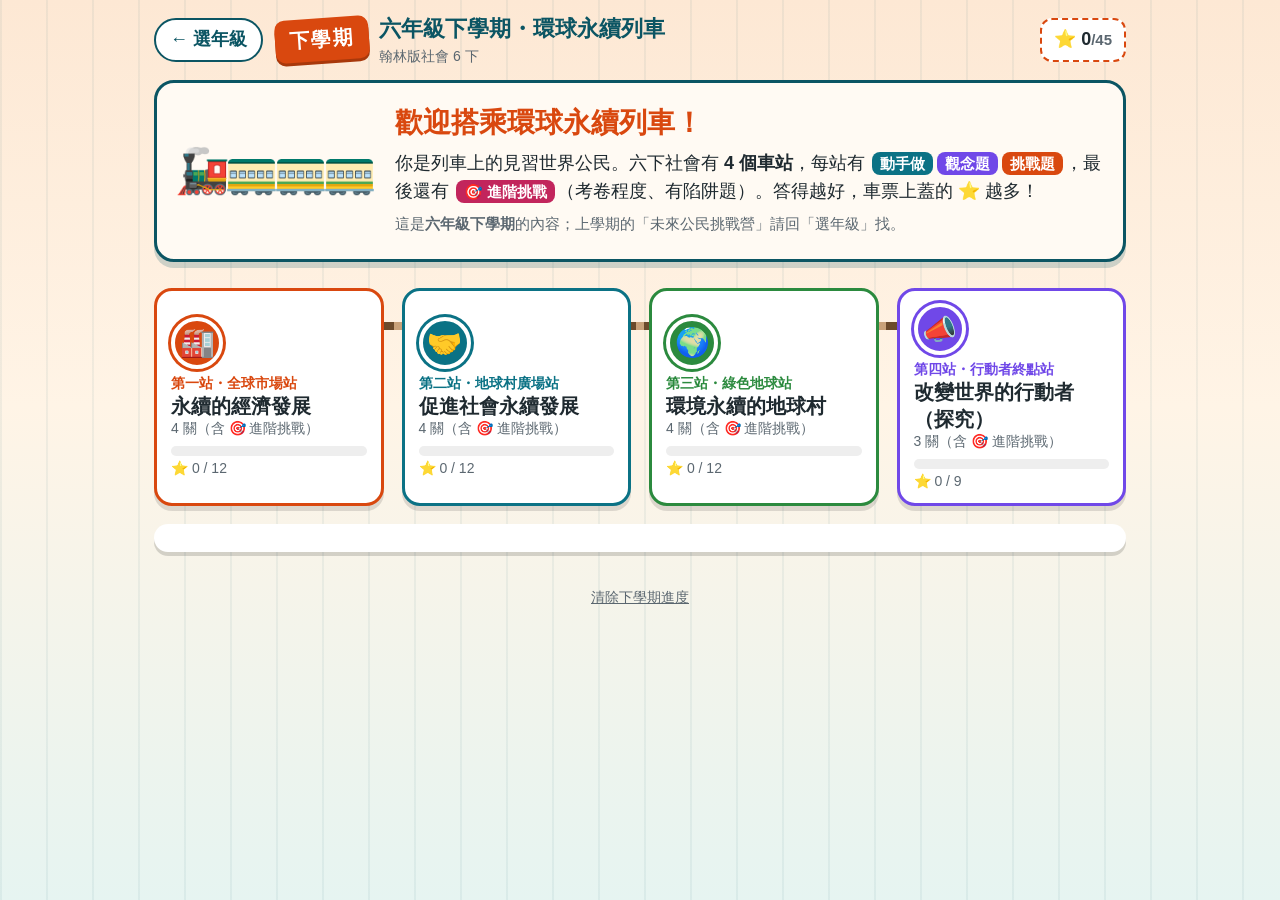
<file: grade6-2/index.html>
<!DOCTYPE html>
<html lang="zh-Hant-TW">
<head>
<meta charset="UTF-8">
<meta name="viewport" content="width=device-width, initial-scale=1, viewport-fit=cover">
<title>六年級下學期社會・環球永續列車（六下）</title>
<link rel="stylesheet" href="style.css?v=20261103v">
<link rel="stylesheet" href="../assets/rwd.css?v=20261103v">
</head>
<body>
<div class="app">
  <header class="topbar">
    <a class="back" href="../index.html">← 選年級</a>
    <div class="brand">
      <span class="sem-tag">下學期</span>
      <div class="brand-text">
        <div class="brand-name">六年級下學期・環球永續列車</div>
        <div class="brand-sub" id="verSub">社會 6 下</div>
      </div>
    </div>
    <div class="stamps" title="收集到的星星">⭐ <b id="totalStars">0</b><small id="maxStars">/45</small></div>
  </header>

  <!-- 首頁：路線圖 -->
  <main id="home" class="screen">
    <section class="hero">
      <div class="train" aria-hidden="true">🚂<span>🚃</span><span>🚃</span><span>🚃</span></div>
      <div>
        <h1 class="screen-title" id="homeTitle">歡迎搭乘環球永續列車！</h1>
        <p>你是列車上的見習世界公民。六下社會有 <b id="stCount">4 個車站</b>，每站有
          <span class="k hand">動手做</span><span class="k idea">觀念題</span><span class="k boss">挑戰題</span>，最後還有
          <span class="k extra">🎯 進階挑戰</span>（考卷程度、有陷阱題）。答得越好，車票上蓋的 ⭐ 越多！</p>
        <p class="note">這是<b>六年級下學期</b>的內容；上學期的「未來公民挑戰營」請回「選年級」找。</p>
      </div>
    </section>
    <div id="verBar"></div>
    <section class="route" id="route"></section>
    <section class="exam-sec" aria-label="月考測驗卷"><div id="exam-box"></div></section>
    <p class="foot"><button class="link-btn" id="resetBtn" type="button">清除下學期進度</button></p>
  </main>

  <!-- 車站：選關卡 -->
  <main id="unit" class="screen" hidden>
    <button class="btn ghost" data-go="home" type="button">← 回路線圖</button>
    <section class="unit-head" id="unitHead"></section>
    <section class="ticket-list" id="ticketList"></section>
  </main>

  <!-- 關卡 -->
  <main id="play" class="screen" hidden>
    <div class="play-bar">
      <button class="btn ghost" id="quitBtn" type="button">← 回車站</button>
      <h2 class="level-title" id="playTitle"></h2>
      <button class="btn speak" id="speakBtn" type="button" aria-label="朗讀題目">🔊 唸題目</button>
    </div>
    <div class="progress"><span id="progBar"></span></div>
    <section class="board">
      <p class="ask" id="ask"></p>
      <div class="stage" id="stage"></div>
    </section>
  </main>
</div>

<div class="modal" id="modal" hidden>
  <div class="modal-card">
    <div class="m-stars" id="mStars">⭐⭐⭐</div>
    <h2 id="mTitle">抵達！</h2>
    <p id="mText"></p>
    <div class="modal-btns">
      <button class="btn" id="mAgain" type="button">再玩一次</button>
      <button class="btn primary" id="mNext" type="button">下一關 →</button>
    </div>
  </div>
</div>

<div class="toast" id="toast" hidden></div>

<script src="https://kuog88.github.io/kg-ver.js?v=20261103v"></script>
<script src="js/book.js?v=20261103v"></script>
<script src="data.js?v=20261103v"></script>
<script src="js/x-move.js?v=20261103v"></script>
<script src="js/x-new.js?v=20261103v"></script>
<script src="exam-bank.js?v=20261103v"></script>
<script src="js/exam-move.js?v=20261103v"></script>
<script src="js/exam-x.js?v=20261103v"></script>
<script>
/* 月考測驗卷依目前版本、範圍組卷；切換版本或範圍時重新掛上 */
function mountExam() { if (window.KGExam) KGExam.mount(document.getElementById('exam-box'), window.KGVer ? KGVer.examBank(BOOK, EXAM_BANK) : EXAM_BANK); }
</script>
<script src="game.js?v=20261103v"></script>
<script src="https://kuog88.github.io/kg-exam.js" defer></script>
<script>
window.KGVer && KGVer.bar(document.getElementById('verBar'), BOOK, function () { window.G62_REDRAW && G62_REDRAW(); });
window.addEventListener('load', function m() { if (window.KGExam) mountExam(); else setTimeout(m, 200); });
</script>
<script src="../assets/rwd.js?v=20261103v"></script>
<script src="https://kuog88.github.io/home-button.js" defer></script>
<script src="https://kuog88.github.io/bgm.js" defer></script>
</body>
</html>
</file>
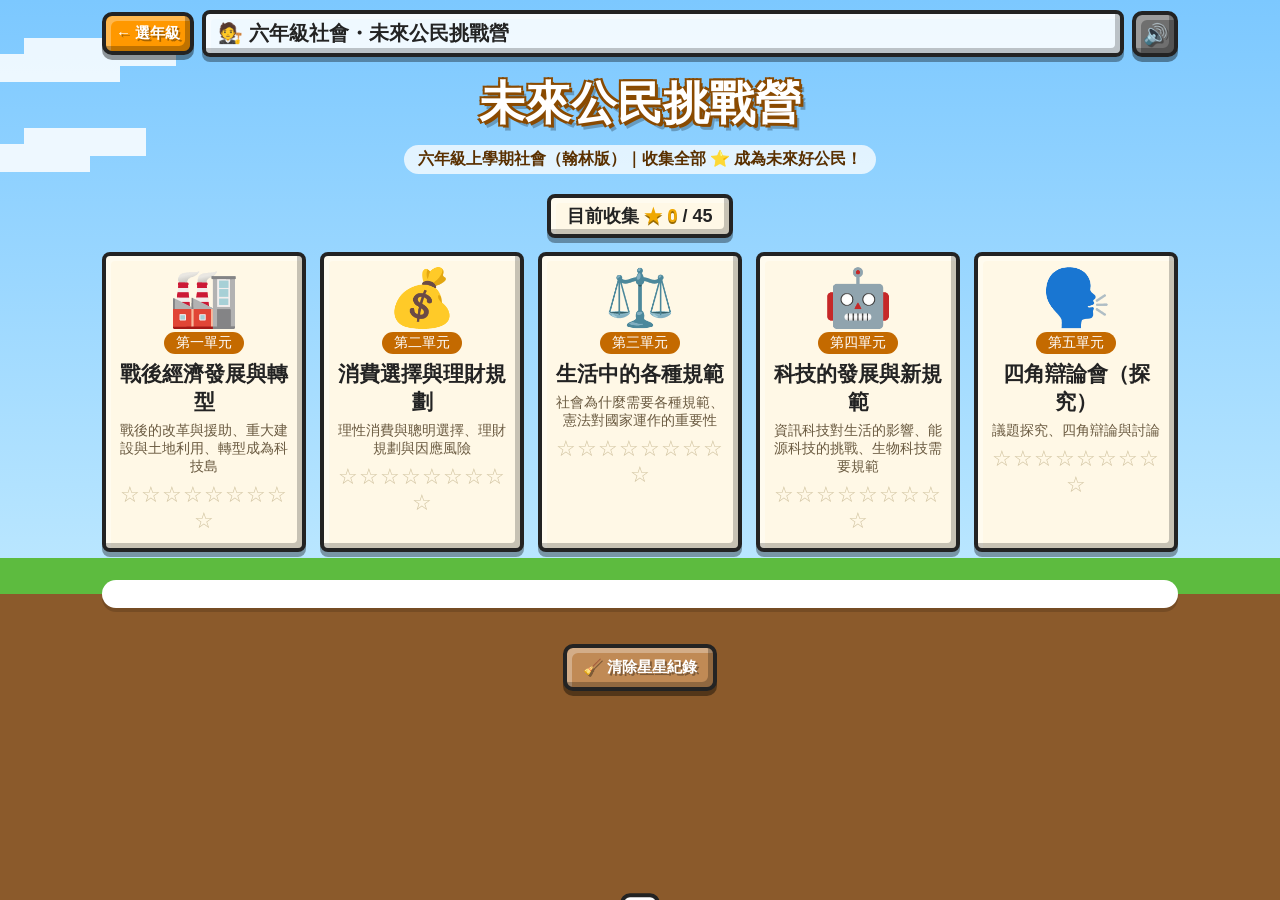
<file: grade6/index.html>
<!DOCTYPE html>
<html lang="zh-Hant-TW">
<head>
<meta charset="UTF-8">
<meta name="viewport" content="width=device-width, initial-scale=1, viewport-fit=cover">
<title>六年級社會・未來公民挑戰營（六上）</title>
<link rel="stylesheet" href="style.css?v=20261103v">
<link rel="stylesheet" href="../assets/rwd.css?v=20261103v">
</head>
<body>
<div class="cloud" style="top:6%"></div><div class="cloud c2"></div>

<div class="app">
  <header class="topbar">
    <a class="px-btn grade-btn" href="../index.html">← 選年級</a>
    <button class="px-btn home-btn" id="homeBtn" hidden>⬅ 回大廳</button>
    <div class="title px" id="topTitle">🧑‍⚖️ 六年級社會・未來公民挑戰營</div>
    <button class="px-btn mute-btn" id="muteBtn" aria-label="音效開關">🔊</button>
  </header>

  <!-- 大廳 -->
  <section class="screen active" id="lobby">
    <h1 class="lobby-title">未來公民挑戰營</h1>
    <p class="lobby-sub" id="lobbySub">六年級上學期社會｜收集全部 ⭐ 成為未來好公民！</p>
    <div id="verBar"></div>
    <div class="total px" id="totalStars"></div>
    <div class="portals" id="portals"></div>
    <section class="exam-sec" aria-label="月考測驗卷"><div id="exam-box"></div></section>
    <button class="px-btn wood notes-btn" id="resetBtn">🧹 清除星星紀錄</button>
  </section>

  <!-- 單元：選關卡 -->
  <section class="screen" id="unit">
    <div class="level-head px"><h2 id="unitTitle"></h2><span class="chip" id="unitChip"></span></div>
    <p class="unit-desc px" id="unitDesc"></p>
    <div class="levels" id="levels"></div>
  </section>

  <!-- 關卡 -->
  <section class="screen" id="play">
    <div class="level-head px">
      <h2 id="lvTitle"></h2>
      <span class="chip" id="lvKind"></span>
      <span class="chip warn" id="lvTimer" hidden></span>
      <span class="chip" id="lvProg"></span>
    </div>
    <div class="ask px"><span id="lvAsk"></span><button class="px-btn stone say-btn" id="sayBtn" aria-label="朗讀題目">🔈 唸給我聽</button></div>
    <div class="stage" id="stage"></div>
  </section>
</div>

<div class="overlay" id="overlay"><div class="modal px" role="dialog" aria-modal="true" id="modal"></div></div>
<div class="toast" id="toast" role="status" aria-live="assertive"></div>

<script src="https://kuog88.github.io/kg-ver.js?v=20261103v"></script>
<script src="js/book.js?v=20261123"></script>
<script src="data.js?v=20261123"></script>
<script src="js/x-move.js?v=20261123"></script>
<script src="js/x-units.js?v=20261123"></script>
<script src="exam-bank.js?v=20261123"></script>
<script src="js/exam-move.js?v=20261123"></script>
<script src="js/exam-x.js?v=20261123"></script>
<script>
/* 月考測驗卷依目前版本、範圍組卷；切換版本或範圍時重新掛上 */
function mountExam() { if (window.KGExam) KGExam.mount(document.getElementById('exam-box'), window.KGVer ? KGVer.examBank(BOOK, EXAM_BANK) : EXAM_BANK); }
</script>
<script src="game.js?v=20261123"></script>
<script src="https://kuog88.github.io/kg-exam.js" defer></script>
<script>
window.KGVer && KGVer.bar(document.getElementById('verBar'), BOOK, function () { renderLobby(); });
window.addEventListener('load', function m() { if (window.KGExam) mountExam(); else setTimeout(m, 200); });
</script>
<script src="../assets/rwd.js?v=20261123"></script>
<script src="https://kuog88.github.io/home-button.js" defer></script>
<script src="https://kuog88.github.io/bgm.js" defer></script>
</body>
</html>
</file>
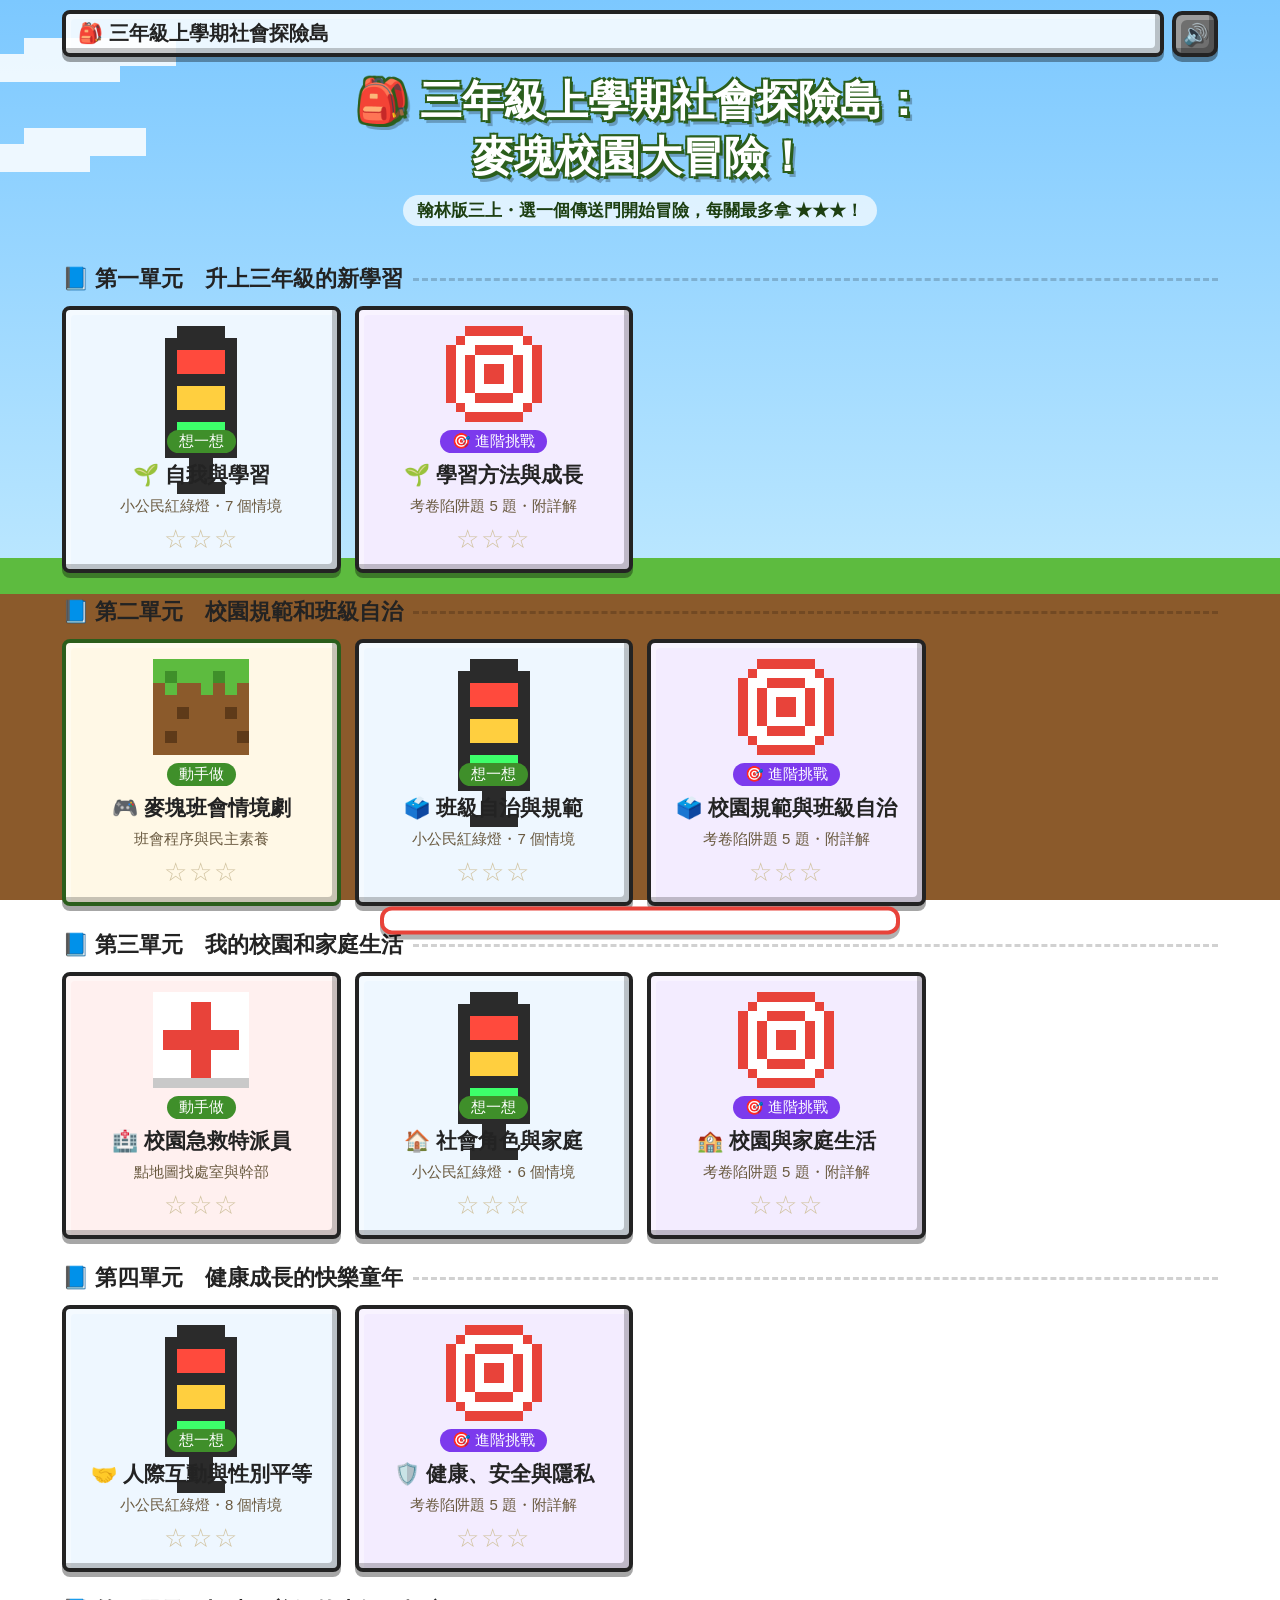
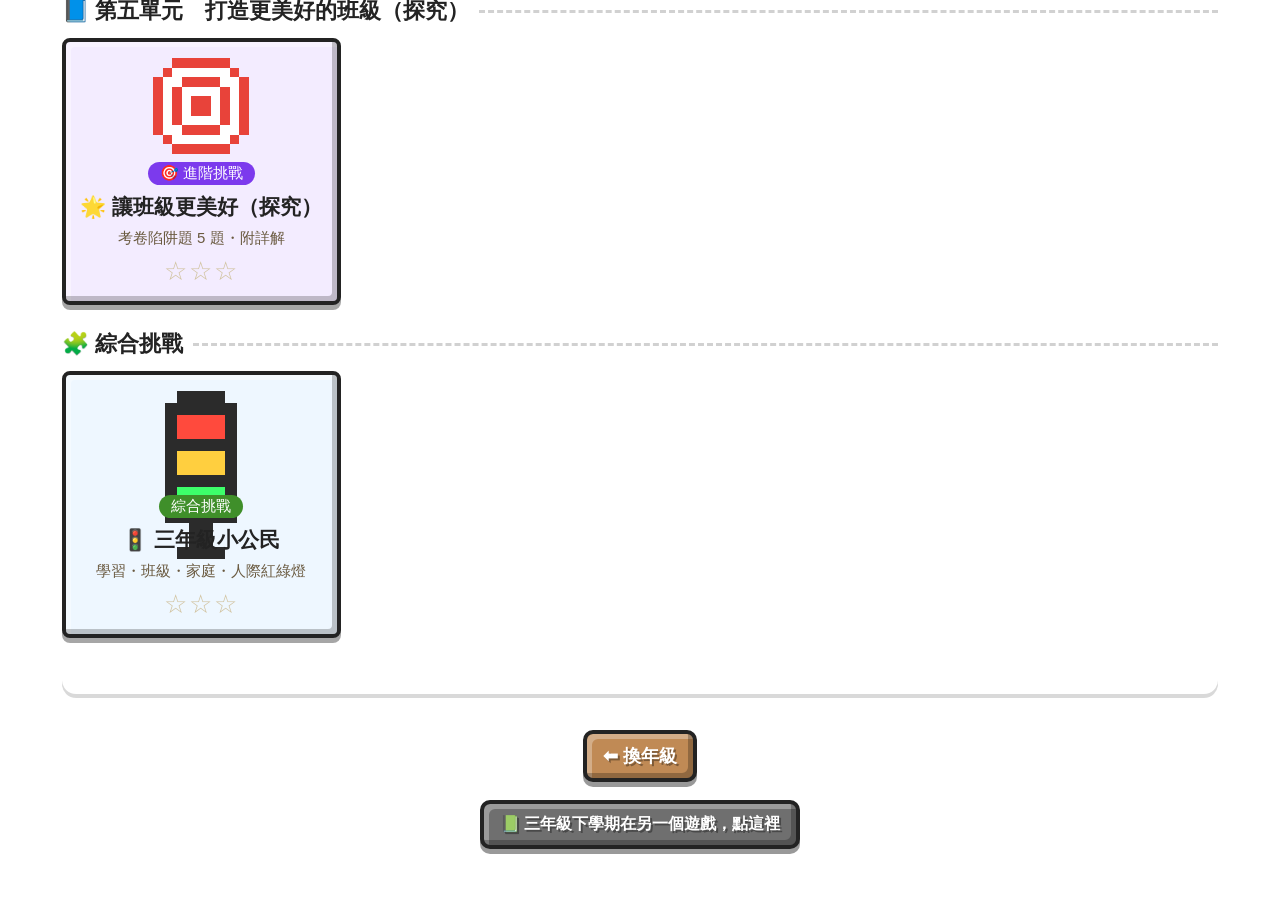
<file: grade3.html>
<!DOCTYPE html>
<html lang="zh-Hant-TW">
<head>
<meta charset="UTF-8">
<meta name="viewport" content="width=device-width, initial-scale=1, viewport-fit=cover">
<title>三年級上學期社會探險島・麥塊校園大冒險</title>
<style>
/* =========================================================
   1. 麥塊（像素方塊）風格色彩
   ========================================================= */
:root{
  --sky:#8fd3ff;
  --grass:#5dbb3f;
  --grass-dark:#3f8f2a;
  --dirt:#8b5a2b;
  --dirt-dark:#5e3a19;
  --stone:#a7a7a7;
  --stone-dark:#6f6f6f;
  --wood:#c08a55;
  --wood-dark:#8a5a2e;
  --gold:#ffcf3f;
  --red:#e8433a;
  --green-ok:#2fbf4f;
  --ink:#232323;
  --paper:#fff8e6;
  --font:"Microsoft JhengHei","PingFang TC","Noto Sans TC","Heiti TC",sans-serif;
}
*{box-sizing:border-box}
[hidden]{display:none !important}
html,body{margin:0;min-height:100%}
body{
  font-family:var(--font);font-weight:700;font-size:18px;color:var(--ink);
  background:linear-gradient(180deg,#7cc8ff 0%,#b9e6ff 62%,#5dbb3f 62%,#5dbb3f 66%,#8b5a2b 66%);
  background-attachment:fixed;min-height:100dvh;
  -webkit-tap-highlight-color:transparent;overscroll-behavior:none;
}
button{font-family:inherit;cursor:pointer}

/* 像素方塊外框（共用） */
.px{
  border:4px solid var(--ink);border-radius:8px;
  box-shadow:inset -5px -5px 0 rgba(0,0,0,.22), inset 5px 5px 0 rgba(255,255,255,.35), 0 5px 0 rgba(0,0,0,.35);
}
.px-btn{
  border:4px solid var(--ink);border-radius:10px;padding:10px 16px;font-size:18px;font-weight:900;color:#fff;
  background:var(--grass);text-shadow:2px 2px 0 rgba(0,0,0,.35);
  box-shadow:inset -5px -5px 0 rgba(0,0,0,.25), inset 5px 5px 0 rgba(255,255,255,.3), 0 5px 0 rgba(0,0,0,.4);
  transition:transform .08s;
}
.px-btn:active{transform:translateY(4px);box-shadow:inset -5px -5px 0 rgba(0,0,0,.25), inset 5px 5px 0 rgba(255,255,255,.3), 0 1px 0 rgba(0,0,0,.4)}
.px-btn.wood{background:var(--wood)}
.px-btn.stone{background:var(--stone-dark)}
.px-btn.red{background:var(--red)}
.px-btn.gold{background:#f0a800}
svg.pix{shape-rendering:crispEdges;display:block}

/* 背景像素雲 */
.cloud{position:fixed;z-index:0;width:120px;height:28px;background:#fff;opacity:.85;box-shadow:24px -16px 0 #fff, 56px -16px 0 #fff;pointer-events:none;animation:drift 60s linear infinite}
.cloud.c2{top:16%;width:90px;animation-duration:80s;animation-delay:-30s}
@keyframes drift{from{transform:translateX(-200px)}to{transform:translateX(110vw)}}

/* =========================================================
   2. 版面：上方工具列 + 各畫面
   ========================================================= */
.app{position:relative;z-index:1;max-width:1180px;margin:0 auto;padding:10px 12px 70px;min-height:100dvh;display:flex;flex-direction:column;gap:10px}
.topbar{display:flex;align-items:center;gap:8px;flex-wrap:wrap}
.home-btn{font-size:16px;padding:8px 12px;background:var(--wood)}
.topbar .title{flex:1 1 auto;min-width:0;background:rgba(255,255,255,.85);padding:6px 12px;font-size:clamp(15px,3.6vw,20px);font-weight:900;white-space:nowrap;overflow:hidden;text-overflow:ellipsis}
.mute-btn{width:46px;height:46px;padding:0;font-size:20px;background:var(--stone-dark)}
.screen{display:none;flex-direction:column;gap:10px;animation:fadeIn .35s}
.screen.active{display:flex}
@keyframes fadeIn{from{opacity:0;transform:translateY(10px)}to{opacity:1;transform:none}}

/* ---- 大廳 ---- */
.lobby-title{text-align:center;margin:6px 0 0;font-size:clamp(24px,6vw,42px);font-weight:900;color:#fff;
  text-shadow:3px 3px 0 #2b5e1c, -2px -2px 0 #2b5e1c, 2px -2px 0 #2b5e1c, -2px 2px 0 #2b5e1c, 5px 6px 0 rgba(0,0,0,.25)}
.lobby-sub{text-align:center;margin:0;font-size:17px;color:#1d3f12;background:rgba(255,255,255,.7);align-self:center;padding:4px 14px;border-radius:99px}
.portals{display:grid;grid-template-columns:repeat(4,1fr);gap:14px;margin-top:8px}
.portal{position:relative;display:flex;flex-direction:column;align-items:center;gap:8px;padding:16px 12px 14px;text-align:center;background:var(--paper);cursor:pointer;color:var(--ink);font-size:18px;transition:transform .12s}
.portal:hover{transform:translateY(-4px)}
.portal:active{transform:translateY(2px)}
.portal .p-icon{width:96px;height:96px;animation:bob 2s ease-in-out infinite}
.portal .p-lv{font-size:15px;color:#fff;background:var(--grass-dark);padding:2px 12px;border-radius:99px}
.portal .p-name{font-size:21px;font-weight:900}
.portal .p-desc{font-size:15px;color:#6a5a40}
.portal .p-stars{font-size:26px;letter-spacing:2px;color:#d1c3a0}
.portal .p-stars b{color:#f0a800;text-shadow:0 2px 0 #9a6b00}
/* 上／下學期分區 */
.term-head{grid-column:1/-1;display:flex;align-items:center;gap:10px;margin:10px 0 -2px;font-size:22px;font-weight:900;color:var(--ink)}
.term-head::after{content:'';flex:1;border-top:3px dashed rgba(0,0,0,.18)}
.term-soon{grid-column:1/-1;padding:18px 12px;text-align:center;border:3px dashed #b9a98a;border-radius:12px;background:rgba(255,255,255,.55);color:#8a7a5a;font-size:18px}
.portal.p1{border-color:#2b5e1c}
.portal.p2{background:#fff0ef}
.portal.p3{background:#eef7ff}
.notes-btn{align-self:center;margin-top:8px}
/* 📝 月考測驗卷區塊（內容由 kg-exam.js 畫） */
.exam-sec{background:#fff;border-radius:16px;padding:14px;margin:18px 0;box-shadow:0 4px 0 rgba(0,0,0,.15);max-width:100%;box-sizing:border-box;align-self:stretch;text-align:left;color:#222}
.exam-sec:empty,.exam-sec #exam-box:empty{display:none}
@keyframes bob{0%,100%{transform:translateY(0)}50%{transform:translateY(-6px)}}

/* ---- 關卡共用 ---- */
.level-head{display:flex;align-items:center;gap:10px;flex-wrap:wrap;background:var(--paper);padding:8px 12px}
.level-head h2{margin:0;font-size:clamp(18px,4.4vw,24px);font-weight:900;flex:1 1 auto}
.chip{background:var(--grass-dark);color:#fff;border-radius:99px;padding:3px 12px;font-size:15px;white-space:nowrap}
.chip.warn{background:#c7652a}

/* =========================================================
   3. 關卡一：麥塊班會情境劇
   ========================================================= */
.scene{
  position:relative;width:100%;aspect-ratio:16/9;max-height:max(300px, calc(100dvh - 380px));overflow:hidden;
  border:4px solid var(--ink);border-radius:10px;
  background:
    repeating-linear-gradient(90deg, rgba(0,0,0,.06) 0 2px, transparent 2px 12.5%),
    linear-gradient(180deg,#f3e2b8 0 62%, transparent 62%),
    repeating-linear-gradient(0deg,#b07a46 0 6%, #9c6a3a 6% 6.6%);
  --u:5px;
}
.scene .wall-strip{position:absolute;left:0;right:0;top:58%;height:4%;background:#8a5a2e;border-top:3px solid #5e3a19}
.board{position:absolute;left:22%;width:56%;top:6%;height:36%;background:#2f5d3a;border:calc(var(--u)*1.2) solid #8a5a2e;
  box-shadow:inset 0 0 0 3px #244a2d, 0 4px 0 rgba(0,0,0,.25);color:#f4f4e8;font-size:max(12px,calc(var(--u)*3));
  padding:calc(var(--u)*1.2) calc(var(--u)*2);display:flex;flex-direction:column;gap:2px;overflow:hidden}
.board .b-title{font-weight:900;font-size:1.15em;border-bottom:2px dashed rgba(255,255,255,.4);padding-bottom:2px}
.board .b-list{display:flex;flex-wrap:wrap;gap:2px 14px}
.board .b-item{animation:chalk .5s ease-out}
.board .b-vote{display:flex;gap:18px;justify-content:center;font-size:1.35em;margin-top:2px}
.board .b-vote .yes{color:#b8ff9e}.board .b-vote .no{color:#ffc2b8}
.board .big-check{position:absolute;right:6%;bottom:6%;font-size:3em;color:#b8ff9e;animation:chalk .6s ease-out}
.chalk-tray{position:absolute;left:24%;width:52%;top:42%;height:1.4%;background:#5e3a19}
@keyframes chalk{from{opacity:0;clip-path:inset(0 100% 0 0)}to{opacity:1;clip-path:inset(0 0 0 0)}}
.door{position:absolute;left:2%;width:9%;top:20%;height:40%;background:#8a5a2e;border:3px solid #4a2c12;
  background-image:linear-gradient(#a06a3a,#a06a3a),linear-gradient(#a06a3a,#a06a3a);background-size:70% 35%;background-position:50% 12%,50% 80%;background-repeat:no-repeat}
.door::after{content:"";position:absolute;right:12%;top:50%;width:12%;height:6%;background:#ffcf3f}
.window{position:absolute;left:86%;width:11%;top:10%;height:26%;background:linear-gradient(#bfe9ff,#8fd3ff);border:calc(var(--u)*.8) solid #8a5a2e}
.window::before{content:"";position:absolute;left:46%;top:0;bottom:0;width:8%;background:#8a5a2e}
.window::after{content:"";position:absolute;top:46%;left:0;right:0;height:8%;background:#8a5a2e}
.podium{position:absolute;left:50%;transform:translateX(-50%);width:26%;top:51%;height:23%;z-index:6;
  background:#b07a46;border:3px solid #4a2c12;box-shadow:inset 0 calc(var(--u)*1.4) 0 #c99560, inset -6px -6px 0 rgba(0,0,0,.2)}
.slot-drop{position:absolute;left:8%;right:8%;top:22%;bottom:12%;border:3px dashed #ffe25a;border-radius:6px;
  display:flex;align-items:center;justify-content:center;text-align:center;color:#fff8c4;font-size:max(12px,calc(var(--u)*2.8));font-weight:900;
  background:rgba(255,226,90,.12);animation:glow 1.3s ease-in-out infinite;line-height:1.2;padding:2px}
.slot-drop.hover{background:rgba(255,240,150,.55);color:#4a2c12}
.slot-drop.filled{animation:none;border-style:solid;border-color:#7dff8a;background:#2fbf4f;color:#fff;text-shadow:1px 1px 0 rgba(0,0,0,.4)}
.slot-drop.shake{animation:shake .45s}
@keyframes glow{0%,100%{box-shadow:0 0 4px 1px rgba(255,226,90,.6)}50%{box-shadow:0 0 18px 6px rgba(255,226,90,1)}}
@keyframes shake{0%,100%{transform:translateX(0)}20%{transform:translateX(-9px)}40%{transform:translateX(8px)}60%{transform:translateX(-6px)}80%{transform:translateX(4px)}}
.act-banner{position:absolute;left:1.5%;top:2%;z-index:9;background:rgba(35,35,35,.8);color:#ffe25a;font-size:max(12px,calc(var(--u)*2.8));padding:3px 10px;border-radius:6px}

/* 方塊小人 */
.char{position:absolute;width:calc(var(--u)*15);transform:translate(-50%,-100%);z-index:5;transition:left 1.4s linear, top 1.4s linear}
.char .char-svg{width:100%;height:auto;overflow:visible}
.char.face-left .char-svg{transform:scaleX(-1)}
.char.walking .char-svg{animation:walkBob .36s steps(2) infinite}
.char.walking .leg-l{animation:legSwing .36s steps(2) infinite}
.char.walking .leg-r{animation:legSwing .36s steps(2) infinite reverse}
.char .leg,.char .arm{transform-box:fill-box;transform-origin:50% 0}
.char.hand-up .arm-r{transform:rotate(180deg)}
.char.clap .arm-l{animation:clapL .3s steps(2) infinite}
.char.clap .arm-r{animation:clapR .3s steps(2) infinite}
@keyframes walkBob{0%{transform:translateY(0)}100%{transform:translateY(calc(var(--u)*-.8))}}
.char.face-left.walking .char-svg{animation-name:walkBobL}
@keyframes walkBobL{0%{transform:scaleX(-1) translateY(0)}100%{transform:scaleX(-1) translateY(calc(var(--u)*-.8))}}
@keyframes legSwing{0%{transform:rotate(22deg)}100%{transform:rotate(-22deg)}}
@keyframes clapL{0%{transform:rotate(0)}100%{transform:rotate(-40deg)}}
@keyframes clapR{0%{transform:rotate(0)}100%{transform:rotate(40deg)}}

/* 對話泡泡 */
.bubble{position:absolute;z-index:20;transform-origin:var(--tail,50%) 100%;max-width:min(330px,62%);background:#fff;border:3px solid var(--ink);border-radius:10px;
  padding:6px 10px;font-size:max(14px,calc(var(--u)*3.2));line-height:1.45;font-weight:900;box-shadow:0 4px 0 rgba(0,0,0,.25);
  animation:pop .3s cubic-bezier(.3,1.6,.5,1)}
.bubble::after{content:"";position:absolute;left:var(--tail,50%);bottom:-12px;margin-left:-8px;border:8px solid transparent;border-top-color:var(--ink);border-bottom:0}
@keyframes pop{from{transform:scale(.3);opacity:0}to{transform:scale(1);opacity:1}}

/* 座位上的同學（背影） */
.kid{position:absolute;width:calc(var(--u)*14);transform:translate(-50%,0);z-index:7}
.kid .kid-svg{width:100%;height:auto}
.kid.stand{transform:translate(-50%,calc(var(--u)*-7));transition:transform .4s cubic-bezier(.3,1.6,.5,1);z-index:8}
.kid.bounce{animation:kidBounce .45s ease-in-out infinite}
.kid.bounce:nth-child(2n){animation-delay:.15s}
@keyframes kidBounce{0%,100%{transform:translate(-50%,0)}50%{transform:translate(-50%,calc(var(--u)*-2))}}
.hand{position:absolute;left:50%;bottom:100%;transform:translateX(-50%);font-size:max(16px,calc(var(--u)*5));animation:pop .35s cubic-bezier(.3,1.6,.5,1), handWave 1s ease-in-out .35s infinite}
@keyframes handWave{0%,100%{transform:translateX(-50%) rotate(-8deg)}50%{transform:translateX(-50%) rotate(8deg)}}

/* 劇情卡片 */
.cards{display:grid;grid-template-columns:repeat(5,1fr);gap:10px}
.card{
  position:relative;touch-action:none;user-select:none;-webkit-user-select:none;cursor:grab;
  display:flex;flex-direction:column;align-items:center;justify-content:center;gap:2px;min-height:84px;padding:8px 6px;
  background:#f6e6c4;font-size:clamp(15px,3.8vw,19px);font-weight:900;text-align:center;line-height:1.25;
  transition:transform .3s cubic-bezier(.3,1.5,.5,1), opacity .3s;will-change:transform;
}
.card .c-icon{font-size:28px}
.card.dragging{cursor:grabbing;z-index:1000;transition:none;filter:drop-shadow(0 10px 6px rgba(0,0,0,.3))}
.card.used{opacity:.35;pointer-events:none;filter:grayscale(1)}
.card.wrong{animation:shake .45s}
.hint-line{background:var(--paper);padding:8px 12px;font-size:16px;text-align:center}

/* =========================================================
   4. 關卡二：校園急救特派員（整張校園地圖，點處所人物就走過去）
   ========================================================= */
.l2-ask{display:flex;align-items:center;gap:12px;padding:10px 14px;background:#fffbe9;min-height:92px}
.l2-ask .a-icon{font-size:44px;flex:0 0 auto;animation:bob 2s ease-in-out infinite}
.l2-ask .a-text{flex:1;font-size:clamp(17px,4.3vw,23px);font-weight:900;line-height:1.45}
.l2-ask .a-tip{display:block;font-size:14px;color:#8a7a5a;font-weight:700}
.l2-ask.good{background:#e9ffe9;border-color:#1f7a34}
.l2-ask .px-btn{flex:0 0 auto}
.campus2{
  position:relative;width:100%;aspect-ratio:16/9;max-height:max(280px, calc(100dvh - 330px));overflow:hidden;--u:5px;
  border:4px solid var(--ink);border-radius:10px;
  background:
    radial-gradient(circle, #4ea534 18%, transparent 20%) 0 0 / 22px 22px,
    #5dbb3f;
}
.road{position:absolute;background:#d9c49a;box-shadow:inset 0 3px 0 rgba(0,0,0,.08), inset 0 -3px 0 rgba(0,0,0,.08)}
.road.h{left:0;right:0;top:47%;height:13%}
.road.v{left:45.5%;width:9%;top:0;bottom:0}
.road.h::after{content:"";position:absolute;left:2%;right:2%;top:46%;height:8%;background:repeating-linear-gradient(90deg,#fff8 0 18px,transparent 18px 36px)}
.flag{position:absolute;left:50%;top:6%;transform:translateX(-50%);font-size:max(16px,calc(var(--u)*7));z-index:2}
.bldg{position:absolute;display:flex;flex-direction:column;border:3px solid var(--ink);border-radius:6px;overflow:hidden;cursor:pointer;padding:0;
  background:var(--wall,#f3e2b8);box-shadow:inset -4px -4px 0 rgba(0,0,0,.15), 0 4px 0 rgba(0,0,0,.3);transition:transform .15s, filter .15s;font-family:inherit}
.bldg:hover{transform:translateY(-3px);filter:brightness(1.06)}
.bldg:focus-visible{outline:4px solid #ffe25a;outline-offset:2px}
.bldg .roof{display:flex;align-items:center;justify-content:center;gap:4px;padding:2px 4px;min-height:34%;background:var(--roof,#e8433a);color:#fff;
  font-weight:900;font-size:clamp(12px,calc(var(--u)*4.4),22px);text-shadow:2px 2px 0 rgba(0,0,0,.35);white-space:nowrap;line-height:1.1}
.bldg .wall{position:relative;flex:1;display:flex;align-items:center;justify-content:center;font-size:clamp(16px,calc(var(--u)*8),40px);
  background-image:linear-gradient(90deg, transparent 0 14%, #8fd3ff 14% 30%, transparent 30% 70%, #8fd3ff 70% 86%, transparent 86%);background-size:100% 30%;background-repeat:no-repeat;background-position:0 24%}
.bldg .door{position:absolute;left:50%;transform:translateX(-50%);bottom:0;width:20%;height:34%;background:#8a5a2e;border:2px solid #4a2c12;border-bottom:0}
.bldg .b-icon{position:absolute;right:6%;bottom:4%;line-height:1}
.bldg.bottom-row .b-icon{bottom:auto;top:4%}
.bldg.bottom-row{flex-direction:column-reverse}
.bldg.bottom-row .door{bottom:auto;top:0;border-bottom:2px solid #4a2c12;border-top:0}
.bldg.field{--wall:#b5562a;cursor:pointer}
.bldg.field .wall{background:#5dbb3f;margin:8%;border:3px solid #fff;border-radius:40px}
.bldg.room{cursor:default}
.bldg.room:hover{transform:none;filter:none}
.bldg.shake,.officer.shake{animation:shake .45s}
.bldg.right{outline:5px solid #3dff6a;outline-offset:1px;box-shadow:0 0 22px 6px rgba(61,255,106,.8)}
.officer{position:absolute;width:calc(var(--u)*8.5);transform:translate(-50%,-100%);z-index:6;cursor:pointer;background:none;border:0;padding:0}
.officer .char-svg{width:100%;height:auto;display:block}
.officer .o-tag{position:absolute;left:50%;top:100%;transform:translateX(-50%);white-space:nowrap;background:#c7652a;color:#fff;border:2px solid var(--ink);border-radius:6px;
  font-size:clamp(11px,calc(var(--u)*3.4),16px);font-weight:900;padding:0 5px;margin-top:2px}
.officer:hover{filter:brightness(1.1)}
.officer.right .o-tag{background:var(--green-ok)}
.campus2 .char.me{width:calc(var(--u)*9);z-index:8;transition-property:left,top;transition-timing-function:linear}
.big-check{position:fixed;z-index:4000;left:50%;top:45%;transform:translate(-50%,-50%);font-size:140px;color:#fff;
  width:190px;height:190px;border-radius:50%;background:var(--green-ok);border:6px solid var(--ink);display:flex;align-items:center;justify-content:center;
  animation:checkPop 1s cubic-bezier(.3,1.6,.5,1) forwards;pointer-events:none;text-shadow:4px 4px 0 rgba(0,0,0,.25)}
@keyframes checkPop{0%{transform:translate(-50%,-50%) scale(.2);opacity:0}25%{transform:translate(-50%,-50%) scale(1.1);opacity:1}70%{transform:translate(-50%,-50%) scale(1);opacity:1}100%{transform:translate(-50%,-50%) scale(.9);opacity:0}}

/* =========================================================
   5. 關卡三：是非紅綠燈
   ========================================================= */
.l3-wrap{display:grid;grid-template-columns:150px 1fr;gap:14px;align-items:stretch}
.traffic{background:#3a3a3a;display:flex;flex-direction:column;align-items:center;justify-content:center;gap:16px;padding:14px 10px}
.lamp{width:84px;height:84px;border-radius:12px;border:4px solid #111;background:#555;box-shadow:inset -6px -6px 0 rgba(0,0,0,.3);transition:background .2s, box-shadow .2s}
.lamp.red.on{background:#ff4a3d;box-shadow:0 0 30px 8px rgba(255,74,61,.8), inset -6px -6px 0 rgba(0,0,0,.2)}
.lamp.green.on{background:#3dff6a;box-shadow:0 0 30px 8px rgba(61,255,106,.8), inset -6px -6px 0 rgba(0,0,0,.2)}
.q-card{background:var(--paper);padding:16px 18px;display:flex;flex-direction:column;gap:10px;justify-content:center}
.q-card .q-num{font-size:15px;color:#8a7a5a}
.q-card .q-unit{display:inline-block;margin-left:6px;background:var(--grass-dark);color:#fff;border-radius:99px;padding:1px 10px;font-size:14px}
.q-card .q-scene{font-size:46px;letter-spacing:6px}
.q-card .q-text{font-size:clamp(19px,4.8vw,26px);font-weight:900;line-height:1.5}
.answer-btns{display:grid;grid-template-columns:1fr 1fr;gap:14px}
.answer-btns .px-btn{font-size:clamp(19px,4.8vw,26px);padding:18px 10px;border-radius:22px}
.answer-btns .go{background:#2fbf4f}
.answer-btns .stop{background:#e8433a}
.feedback{padding:12px 16px;font-size:18px;line-height:1.6;display:flex;flex-direction:column;gap:8px}
.feedback.good{background:#e9ffe9}
.feedback.bad{background:#ffecec}
.feedback .fb-title{font-size:22px;font-weight:900}
.shiver{animation:shake .45s}

/* =========================================================
   5-2. 🎯 進階挑戰（沿用選擇題卡片樣式）
   ========================================================= */
.portal.adv{background:#f3ecff}
.portal .p-lv.adv{background:#7c3aed}
.shop-card .q-num{font-size:15px;color:#8a7a5a}
.shop-card .q-unit{display:inline-block;margin-left:6px;background:#7c3aed;color:#fff;border-radius:99px;padding:1px 10px;font-size:14px}
.adv-fig:empty{display:none}
.adv-fig{align-self:center;width:100%;max-width:520px}
.adv-fig svg{width:100%;height:auto;display:block}
.trap{background:#fff3c4;border:3px dashed #e0a800;border-radius:10px;padding:6px 10px}
.shop-card{background:var(--paper);padding:14px 16px;display:flex;flex-direction:column;gap:8px}
.shop-card .q-scene{font-size:42px;letter-spacing:6px}
.shop-card .q-text{font-size:clamp(18px,4.6vw,24px);font-weight:900;line-height:1.5}
.shop-opts{display:grid;gap:10px}
.shop-opts .px-btn{text-align:left;font-size:20px;padding:14px 16px;background:#3b82f6}
.shop-opts .px-btn.right{background:var(--green-ok)}
.shop-opts .px-btn.wrongpick{background:var(--red)}
.shop-opts .px-btn:disabled{opacity:.75;cursor:default}

/* =========================================================
   6. 彈窗、結算、筆記
   ========================================================= */
.overlay{position:fixed;inset:0;z-index:3000;display:flex;align-items:center;justify-content:center;padding:14px;background:rgba(20,30,10,.6);opacity:0;pointer-events:none;transition:opacity .25s}
.overlay.open{opacity:1;pointer-events:auto}
.modal{width:min(100%,560px);max-height:calc(100dvh - 28px);overflow:auto;background:var(--paper);padding:18px;text-align:center;transform:scale(.7);transition:transform .35s cubic-bezier(.3,1.5,.5,1)}
.overlay.open .modal{transform:scale(1)}
.modal .m-icon{font-size:56px;line-height:1.1}
.modal .m-icon svg{width:110px;height:auto;margin:0 auto}
.modal h3{margin:6px 0;font-size:clamp(21px,5vw,27px);font-weight:900}
.modal .m-body{font-size:18px;line-height:1.7;text-align:left}
.modal .m-body.center{text-align:center}
.modal .m-btns{display:flex;flex-direction:column;gap:10px;margin-top:14px}
.modal .m-btns .px-btn{font-size:20px;padding:13px}
.stars-big{font-size:46px;letter-spacing:6px;color:#d1c3a0}
.stars-big b{color:#f0a800;text-shadow:0 3px 0 #9a6b00}

.result-card{background:var(--paper);padding:16px;display:flex;flex-direction:column;gap:12px;align-items:center;text-align:center}
.result-card h2{margin:0;font-size:clamp(24px,6vw,36px);font-weight:900}
.result-levels{display:grid;grid-template-columns:repeat(4,1fr);gap:10px;width:100%}
.result-levels div{background:#fff;border:3px solid #d8c7a0;border-radius:10px;padding:8px 4px;font-size:15px}
.result-levels b{display:block;font-size:22px;color:#f0a800;letter-spacing:2px}
.cat-talk{display:flex;align-items:flex-end;gap:10px;text-align:left;width:100%}
.cat-talk svg{width:84px;height:auto;flex:0 0 auto;animation:bob 2s ease-in-out infinite}
.cat-talk .bubble-static{flex:1;background:#fff;border:3px solid var(--ink);border-radius:12px;padding:8px 12px;font-size:17px;line-height:1.6}
.notes{display:grid;grid-template-columns:repeat(4,1fr);gap:12px;width:100%}
.note-card{display:flex;flex-direction:column;align-items:center;gap:6px;padding:14px 10px;cursor:pointer;color:var(--ink);font-size:18px;font-weight:900;
  background:repeating-linear-gradient(0deg,#fffdf4 0 26px,#cfe3ff 26px 28px);transition:transform .12s}
.note-card:hover{transform:translateY(-4px) rotate(-1deg)}
.note-card .n-icon{font-size:42px}
.note-card small{font-size:13px;color:#7a6a4a;font-weight:700}
.note-body{text-align:left;font-size:18px;line-height:1.75}
.note-body .flow{display:flex;flex-wrap:wrap;gap:6px;align-items:center;justify-content:center;margin:8px 0 12px}
.note-body .flow span{background:var(--grass);color:#fff;border:3px solid var(--ink);border-radius:8px;padding:4px 10px;font-weight:900;text-shadow:1px 1px 0 rgba(0,0,0,.3)}
.note-body .flow i{font-style:normal;font-weight:900}
.note-body .star-tip{background:#fff3c4;border:3px dashed #e0a800;border-radius:12px;padding:8px 12px;margin-top:8px}
.note-body ul{margin:6px 0;padding-left:1.3em}

.toast{position:fixed;left:50%;bottom:calc(16px + env(safe-area-inset-bottom));transform:translate(-50%,180%);z-index:3500;width:min(92vw,520px);
  background:#fff;border:4px solid var(--red);border-radius:12px;padding:10px 14px;font-size:17px;line-height:1.5;box-shadow:0 5px 0 rgba(0,0,0,.3);transition:transform .35s cubic-bezier(.3,1.4,.5,1);pointer-events:none}
.toast.show{transform:translate(-50%,0)}
.spark{position:fixed;width:12px;height:12px;pointer-events:none;z-index:4500;animation:spark 1.6s ease-out forwards}
@keyframes spark{to{transform:translate(var(--dx),var(--dy)) rotate(540deg);opacity:0}}

/* =========================================================
   7. RWD：手機與平板直式
   ========================================================= */
@media (max-width:820px), (max-width:1023px) and (orientation:portrait){
  .topbar .title{display:none}
  .mute-btn{margin-left:auto}
  .podium{width:36%}
  .portals{grid-template-columns:1fr;gap:12px}
  .portal{flex-direction:row;text-align:left;padding:12px}
  .portal .p-icon{width:72px;height:72px;flex:0 0 auto}
  .portal .p-info{display:flex;flex-direction:column;gap:2px}
  .scene{aspect-ratio:4/3}
  .cards{grid-template-columns:repeat(2,1fr);gap:8px}
  .cards .card:last-child{grid-column:1 / -1}
  .card{min-height:62px;flex-direction:row;gap:8px}
  .card .c-icon{font-size:22px}
  .campus2{aspect-ratio:5/6;max-height:none}
  .bldg .roof{font-size:min(3.7vw,18px);padding:2px 1px;min-height:22%}
  .officer .o-tag{font-size:11px;padding:0 3px}
  .officer .o-tag i{display:none}
  .l2-ask{flex-wrap:wrap;min-height:0;padding:8px 10px}
  .l2-ask .a-icon{font-size:34px}
  .l2-ask .px-btn{width:100%}
  .l3-wrap{grid-template-columns:1fr}
  .traffic{flex-direction:row;padding:8px}
  .lamp{width:54px;height:54px}
  .notes{grid-template-columns:1fr 1fr}
  .result-levels{grid-template-columns:repeat(2,1fr)}
  .shop-opts .px-btn{font-size:17px;padding:12px 10px}
}
@media (min-width:821px) and (orientation:landscape), (min-width:1024px){.portal .p-info{display:contents}}
/* 平板直式：校園地圖改成接近正方形，人物和建築物更大 */
@media (min-width:700px) and (max-width:1023px) and (orientation:portrait){.campus2{aspect-ratio:1/1}.scene{aspect-ratio:16/10}}
@media (prefers-reduced-motion:reduce){*{animation-duration:.01ms !important;animation-iteration-count:1 !important;transition-duration:.01ms !important}}

/* ===== 平板直式自動放大（tools/gen_tablet_scale.py 產生，請勿手改） ===== */
@media (min-width:700px) and (orientation:portrait) and (min-height:900px){
  body{font-size:23.4px}
  .px{border-radius:10.4px}
  .px-btn{border-radius:13px;padding:13px 20.8px;font-size:23.4px}
  .cloud{width:156px;height:36.4px}
  .cloud.c2{width:117px}
  .app{max-width:1534px;padding:13px 15.6px 91px;gap:13px}
  .topbar{gap:10.4px}
  .home-btn{font-size:20.8px;padding:10.4px 15.6px}
  .topbar .title{padding:7.8px 15.6px;font-size:clamp(19.5px,3.6vw,26px)}
  .mute-btn{width:59.8px;height:59.8px;font-size:26px}
  .screen{gap:13px}
  .lobby-title{margin:7.8px 0 0;font-size:clamp(31.2px,6vw,54.6px)}
  .lobby-sub{font-size:22.1px;padding:5.2px 18.2px;border-radius:128.7px}
  .portals{gap:18.2px;margin-top:10.4px}
  .portal{gap:10.4px;padding:20.8px 15.6px 18.2px;font-size:23.4px}
  .portal .p-icon{width:124.8px;height:124.8px}
  .portal .p-lv{font-size:19.5px;padding:2.6px 15.6px;border-radius:128.7px}
  .portal .p-name{font-size:27.3px}
  .portal .p-desc{font-size:19.5px}
  .portal .p-stars{font-size:33.8px;letter-spacing:2.6px}
  .term-head{gap:13px;margin:13px 0 -2.6px;font-size:28.6px}
  .term-soon{padding:23.4px 15.6px;border-radius:15.6px;font-size:23.4px}
  .notes-btn{margin-top:10.4px}
  .level-head{gap:13px;padding:10.4px 15.6px}
  .level-head h2{font-size:clamp(23.4px,4.4vw,31.2px)}
  .chip{border-radius:128.7px;padding:3.9px 15.6px;font-size:19.5px}
  .scene{max-height:max(390px, calc(100dvh - 494px));border-radius:13px}
  .board{font-size:max(15.6px,calc(var(--u)*3));gap:2.6px}
  .board .b-title{padding-bottom:2.6px}
  .board .b-list{gap:2.6px 18.2px}
  .board .b-vote{gap:23.4px;margin-top:2.6px}
  .slot-drop{border-radius:7.8px;font-size:max(15.6px,calc(var(--u)*2.8));padding:2.6px}
  .act-banner{font-size:max(15.6px,calc(var(--u)*2.8));padding:3.9px 13px;border-radius:7.8px}
  .bubble{max-width:min(429px,62%);border-radius:13px;padding:7.8px 13px;font-size:max(18.2px,calc(var(--u)*3.2))}
  .bubble::after{bottom:-15.6px;margin-left:-10.4px}
  .hand{font-size:max(20.8px,calc(var(--u)*5))}
  .cards{gap:13px}
  .card{gap:2.6px;min-height:109.2px;padding:10.4px 7.8px;font-size:clamp(19.5px,3.8vw,24.7px)}
  .card .c-icon{font-size:36.4px}
  .hint-line{padding:10.4px 15.6px;font-size:20.8px}
  .l2-ask{gap:15.6px;padding:13px 18.2px;min-height:119.6px}
  .l2-ask .a-icon{font-size:57.2px}
  .l2-ask .a-text{font-size:clamp(22.1px,4.3vw,29.9px)}
  .l2-ask .a-tip{font-size:18.2px}
  .campus2{max-height:max(364px, calc(100dvh - 429px));border-radius:13px}
  .flag{font-size:max(20.8px,calc(var(--u)*7))}
  .bldg{border-radius:7.8px}
  .bldg .roof{gap:5.2px;padding:2.6px 5.2px;font-size:clamp(15.6px,calc(var(--u)*4.4),28.6px)}
  .bldg .wall{font-size:clamp(20.8px,calc(var(--u)*8),52px)}
  .bldg.field .wall{border-radius:52px}
  .officer .o-tag{border-radius:7.8px;font-size:clamp(14.3px,calc(var(--u)*3.4),20.8px);padding:0 6.5px;margin-top:2.6px}
  .big-check{font-size:182px;width:247px;height:247px}
  .l3-wrap{grid-template-columns:195px 1fr;gap:18.2px}
  .traffic{gap:20.8px;padding:18.2px 13px}
  .lamp{width:109.2px;height:109.2px;border-radius:15.6px}
  .q-card{padding:20.8px 23.4px;gap:13px}
  .q-card .q-num{font-size:19.5px}
  .q-card .q-unit{margin-left:7.8px;border-radius:128.7px;padding:1.3px 13px;font-size:18.2px}
  .q-card .q-scene{font-size:59.8px;letter-spacing:7.8px}
  .q-card .q-text{font-size:clamp(24.7px,4.8vw,33.8px)}
  .answer-btns{gap:18.2px}
  .answer-btns .px-btn{font-size:clamp(24.7px,4.8vw,33.8px);padding:23.4px 13px;border-radius:28.6px}
  .feedback{padding:15.6px 20.8px;font-size:23.4px;gap:10.4px}
  .feedback .fb-title{font-size:28.6px}
  .shop-card .q-num{font-size:19.5px}
  .shop-card .q-unit{margin-left:7.8px;border-radius:128.7px;padding:1.3px 13px;font-size:18.2px}
  .adv-fig{max-width:676px}
  .trap{border-radius:13px;padding:7.8px 13px}
  .shop-card{padding:18.2px 20.8px;gap:10.4px}
  .shop-card .q-scene{font-size:54.6px;letter-spacing:7.8px}
  .shop-card .q-text{font-size:clamp(23.4px,4.6vw,31.2px)}
  .shop-opts{gap:13px}
  .shop-opts .px-btn{font-size:26px;padding:18.2px 20.8px}
  .overlay{padding:18.2px}
  .modal{width:min(100%,728px);max-height:calc(100dvh - 36.4px);padding:23.4px}
  .modal .m-icon{font-size:72.8px}
  .modal .m-icon svg{width:143px}
  .modal h3{margin:7.8px 0;font-size:clamp(27.3px,5vw,35.1px)}
  .modal .m-body{font-size:23.4px}
  .modal .m-btns{gap:13px;margin-top:18.2px}
  .modal .m-btns .px-btn{font-size:26px;padding:16.9px}
  .stars-big{font-size:59.8px;letter-spacing:7.8px}
  .result-card{padding:20.8px;gap:15.6px}
  .result-card h2{font-size:clamp(31.2px,6vw,46.8px)}
  .result-levels{gap:13px}
  .result-levels div{border-radius:13px;padding:10.4px 5.2px;font-size:19.5px}
  .result-levels b{font-size:28.6px;letter-spacing:2.6px}
  .cat-talk{gap:13px}
  .cat-talk svg{width:109.2px}
  .cat-talk .bubble-static{border-radius:15.6px;padding:10.4px 15.6px;font-size:22.1px}
  .notes{gap:15.6px}
  .note-card{gap:7.8px;padding:18.2px 13px;font-size:23.4px}
  .note-card .n-icon{font-size:54.6px}
  .note-card small{font-size:16.9px}
  .note-body{font-size:23.4px}
  .note-body .flow{gap:7.8px;margin:10.4px 0 15.6px}
  .note-body .flow span{border-radius:10.4px;padding:5.2px 13px}
  .note-body .star-tip{border-radius:15.6px;padding:10.4px 15.6px;margin-top:10.4px}
  .note-body ul{margin:7.8px 0}
  .toast{bottom:calc(20.8px + env(safe-area-inset-bottom));width:min(92vw,676px);border-radius:15.6px;padding:13px 18.2px;font-size:22.1px}
  .spark{width:15.6px;height:15.6px}
}
/* ===== 平板直式自動放大 結束 ===== */
</style>
</head>
<body>
<div class="cloud" style="top:6%"></div><div class="cloud c2"></div>

<div class="app">
  <!-- 上方工具列：左上角常駐「回關卡選單」 -->
  <header class="topbar">
    <button class="px-btn home-btn" id="homeBtn">🏠 回關卡選單</button>
    <div class="title px" id="topTitle">🎒 三年級社會探險島</div>
    <button class="px-btn mute-btn" id="muteBtn" aria-label="切換音效">🔊</button>
  </header>

  <!-- ===== 大廳（關卡選單） ===== -->
  <section class="screen active" id="lobby">
    <h1 class="lobby-title">🎒 三年級上學期社會探險島：<br>麥塊校園大冒險！</h1>
    <p class="lobby-sub" id="lobbySub">選一個傳送門開始冒險，每關最多拿 ★★★！</p>
    <div id="verBar"></div>
    <div class="portals" id="portals"></div>
    <section class="exam-sec" aria-label="月考測驗卷"><div id="exam-box"></div></section>
    <button class="px-btn gold notes-btn" id="notesBtn" hidden>📒 看石虎白話小筆記</button>
    <a class="px-btn wood notes-btn" href="index.html" style="text-decoration:none">⬅ 換年級</a>
    <a class="px-btn stone notes-btn" href="grade3-2/" style="text-decoration:none;font-size:16px">📗 三年級下學期在另一個遊戲，點這裡</a>
  </section>

  <!-- ===== 關卡一：麥塊班會情境劇 ===== -->
  <section class="screen" id="level1">
    <div class="level-head px">
      <h2>🎮 關卡一：麥塊班會情境劇</h2>
      <span class="chip" id="l1Act">第 1 / 5 幕</span>
      <span class="chip warn" id="l1Miss">想錯 0 次</span>
    </div>
    <div class="scene" id="scene">
      <div class="act-banner" id="actBanner">第 1 幕：開場</div>
      <div class="board" id="board"></div>
      <div class="chalk-tray"></div>
      <div class="door"></div>
      <div class="window"></div>
      <div class="wall-strip"></div>
      <div class="podium" id="podium"><div class="slot-drop" id="podiumSlot">⬇ 卡片<br>拖到這裡</div></div>
      <!-- 人物與同學由 JS 產生 -->
    </div>
    <div class="hint-line px" id="l1Hint">👆 按住下面的卡片，拖到講台上發光的插槽！</div>
    <div class="cards" id="l1Cards"></div>
  </section>

  <!-- ===== 關卡二：校園急救特派員（整張校園地圖） ===== -->
  <section class="screen" id="level2">
    <div class="level-head px">
      <h2>🏥 關卡二：校園急救特派員</h2>
      <span class="chip" id="l2Prog">0 / 8</span>
      <span class="chip warn" id="l2Miss">想錯 0 次</span>
    </div>
    <div class="l2-ask px" id="l2Ask">
      <span class="a-icon" id="l2Icon">🤔</span>
      <span class="a-text"><span id="l2Text"></span><span class="a-tip" id="l2Tip">👆 點地圖上的處室或幹部，小方就會走過去！</span></span>
      <button class="px-btn" id="l2Next" hidden>下一題 ▶</button>
    </div>
    <div class="campus2" id="campus2"></div>
  </section>

  <!-- ===== 關卡三：三年級小公民 ===== -->
  <section class="screen" id="level3">
    <div class="level-head px">
      <h2 id="l3H2">🚦 關卡三：三年級小公民</h2>
      <span class="chip" id="l3Prog">第 1 / 10 題</span>
      <span class="chip warn" id="l3Score">答對 0 題</span>
    </div>
    <div class="l3-wrap">
      <div class="traffic px"><div class="lamp red" id="lampRed"></div><div class="lamp green" id="lampGreen"></div></div>
      <div class="q-card px">
        <div class="q-num" id="l3Num">情境 1</div>
        <div class="q-scene" id="l3Scene">🎒📝</div>
        <div class="q-text" id="l3Text"></div>
      </div>
    </div>
    <div class="answer-btns" id="l3Btns">
      <button class="px-btn go" data-ans="go">🟢 這樣做很棒</button>
      <button class="px-btn stop" data-ans="stop">🔴 這樣不行喔</button>
    </div>
    <div class="feedback px" id="l3Feedback" hidden>
      <div class="fb-title" id="l3FbTitle"></div>
      <div id="l3FbText"></div>
      <button class="px-btn" id="l3Next">下一題 ▶</button>
    </div>
  </section>

  <!-- ===== 🎯 進階挑戰（每單元 5 題考卷程度題） ===== -->
  <section class="screen" id="adv">
    <div class="level-head px">
      <h2 id="advTitle" class="lv-title">🎯 進階挑戰</h2>
      <span class="chip" id="advProg">第 1 / 5 題</span>
      <span class="chip warn" id="advMiss">答錯 0 題</span>
    </div>
    <div class="shop-card px">
      <div class="q-num" id="advNum"></div>
      <div class="adv-fig" id="advFig"></div>
      <div class="q-text" id="advText"></div>
    </div>
    <div class="shop-opts" id="advOpts"></div>
    <div class="feedback px" id="advFb" hidden>
      <div class="fb-title" id="advFbTitle"></div>
      <div id="advFbText"></div>
      <button class="px-btn" id="advNext">下一題 ▶</button>
    </div>
  </section>

  <!-- ===== 結算畫面 ===== -->
  <section class="screen" id="result">
    <div class="result-card px">
      <span id="trophy"></span>
      <h2>🏆 三年級上學期社會探險島 全部過關！</h2>
      <div class="result-levels" id="resultLevels"></div>
      <div class="cat-talk">
        <span id="catPix"></span>
        <div class="bubble-static">恭喜你完成三上麥塊校園大冒險！石虎幫你整理了 4 張<b>白話知識筆記卡</b>，點點看、複習一下吧！</div>
      </div>
      <div class="notes" id="notes"></div>
      <div style="display:flex;gap:10px;flex-wrap:wrap;justify-content:center">
        <button class="px-btn wood" id="resultHome">🏠 回關卡選單</button>
        <a class="px-btn stone" href="index.html" style="text-decoration:none">⬅ 換年級</a>
      </div>
    </div>
  </section>
</div>

<!-- 共用彈窗 -->
<div class="overlay" id="overlay"><div class="modal px" role="dialog" aria-modal="true" id="modal"></div></div>
<div class="toast" id="toast" role="status" aria-live="assertive"></div>

<script src="https://kuog88.github.io/kg-ver.js?v=20261103v"></script>
<script>
/* 三版本（南一・康軒・翰林）三上單元對照：給 KGVer（kg-ver.js）用。單元名稱、順序依 curriculum/social.json（115 學年度）。
   levels：關卡代號（L1 班會情境劇、L2 校園急救特派員、L3 三年級小公民〈綜合〉、t-… 主題紅綠燈、a1～a10 進階挑戰）
   bankUnits：grade3-exam-bank.js 的 unit 名稱；星星仍記在關卡代號上，換版本不會遺失。 */
window.BOOK = (function () {
  var U1 = '第一單元 升上三年級的新學習', U2 = '第二單元 校園規範和班級自治', U3 = '第三單元 我的校園和家庭生活',
    U4 = '第四單元 健康成長的快樂童年', U5 = '第五單元 打造更美好的班級',
    UF = '家庭的組成、功能與親人往來', UH = '居家安全與提問的方法', UR = '與人共好',
    US = '學校是個小社會', UL = '我可以學更多（圖書館與找答案）';
  return { subject: 'social', grade: 3, sem: '上', defaultVersion: 'han', versions: {
    nani: [
      { no: 1, title: '我的新學習', levels: ['t-learn', 'a1'], bankUnits: [U1] },
      { no: 2, title: '學校生活', levels: ['L1', 't-class', 'a2', 'a4'], bankUnits: [U2, U4] },
      { no: 3, title: '我的家庭', levels: ['t-fam', 't-kin', 't-safe', 'a6', 'a7'], bankUnits: [UF, UH] },
      { no: 4, title: '與人共好', levels: ['t-good', 't-rel', 'a8'], bankUnits: [UR] },
      { no: 5, title: '〈探究〉我可以學更多', levels: ['t-lib', 'a10'], bankUnits: [UL] }
    ],
    kang: [
      { no: 1, title: '我的家庭', levels: ['t-fam', 't-kin', 'a6'], bankUnits: [UF] },
      { no: 2, title: '學習與成長', levels: ['t-learn', 'a1'], bankUnits: [U1] },
      { no: 3, title: '班級與我', levels: ['L1', 't-class', 't-good', 'a2', 'a8'], bankUnits: [U2, UR] },
      { no: 4, title: '學校與我', levels: ['L2', 't-school', 't-rel', 'a9'], bankUnits: [US] },
      { no: 5, title: '主題探究與實作：讓班級更美好', levels: ['a5'], bankUnits: [U5] }
    ],
    han: [
      { no: 1, title: '升上三年級的新學習', levels: ['t-learn', 'a1'], bankUnits: [U1] },
      { no: 2, title: '校園規範和班級自治', levels: ['L1', 't-class', 'a2'], bankUnits: [U2] },
      { no: 3, title: '我的校園和家庭生活', levels: ['L2', 't-fam', 'a3'], bankUnits: [U3] },
      { no: 4, title: '健康成長的快樂童年', levels: ['t-rel', 'a4'], bankUnits: [U4] },
      { no: 5, title: '打造更美好的班級（探究）', levels: ['a5'], bankUnits: [U5] }
    ]
  } };
})();
</script>
<script>
/* =========================================================
   A. 小工具
   ========================================================= */
const $ = id => document.getElementById(id);
/* 延遲事件集中管理：所有 setTimeout / setInterval / wait() 都登記在 timers，
   App.go() 換畫面時 cancelLater() 全部取消；被取消的 wait() 永遠不會結束，後面的過關、記星星也就不會執行。 */
const timers = new Set(); let waitGen = 0;
function later(fn, ms){ const id = setTimeout(() => { timers.delete(id); fn(); }, ms); timers.add(id); return id; }
function every(fn, ms){ const id = setInterval(fn, ms); timers.add(id); return id; }
function cancelLater(){
  waitGen++; timers.forEach(id => { clearTimeout(id); clearInterval(id); }); timers.clear();
  document.querySelectorAll('.spark, body > .big-check').forEach(el => el.remove());
}
const wait = ms => { const g = waitGen; return new Promise(r => later(() => { if (g === waitGen) r(); }, ms)); };
const shuffle = arr => { const a = [...arr]; for (let i = a.length - 1; i > 0; i--){ const j = Math.floor(Math.random() * (i + 1)); [a[i], a[j]] = [a[j], a[i]]; } return a; };
function restartAnim(el, cls){ el.classList.remove(cls); void el.offsetWidth; el.classList.add(cls); }
let toastTimer;
function toast(html, ms = 3200){ $('toast').innerHTML = html; $('toast').classList.add('show'); clearTimeout(toastTimer); toastTimer = setTimeout(() => $('toast').classList.remove('show'), ms); }

/* =========================================================
   B. 音效（Web Audio API 即時合成）
   ========================================================= */
const Sound = (() => {
  let ctx = null, muted = false;
  const ensure = () => {
    if (!ctx){ const AC = window.AudioContext || window.webkitAudioContext; if (AC) ctx = new AC(); }
    if (ctx && ctx.state === 'suspended') ctx.resume();
    return ctx;
  };
  function tone(freq, start, dur, type = 'square', vol = .12){
    const c = ensure(); if (!c || muted) return;
    const t = c.currentTime + start, o = c.createOscillator(), g = c.createGain();
    o.type = type; o.frequency.setValueAtTime(freq, t);
    g.gain.setValueAtTime(.0001, t); g.gain.exponentialRampToValueAtTime(vol, t + .01); g.gain.exponentialRampToValueAtTime(.0001, t + dur);
    o.connect(g).connect(c.destination); o.start(t); o.stop(t + dur + .02);
  }
  return {
    unlock: ensure,
    toggle(){ muted = !muted; return muted; },
    click(){ tone(880, 0, .05, 'square', .08); },
    step(){ tone(220, 0, .04, 'triangle', .06); },
    ding(){ tone(1046, 0, .25, 'triangle', .2); tone(784, .18, .4, 'triangle', .2); },      // 叮咚
    win(){ [523, 659, 784, 1046, 784, 1046].forEach((f, i) => tone(f, i * .11, .2, 'square', .09)); },
    shiver(){                                                                                // 答錯發抖聲
      const c = ensure(); if (!c || muted) return;
      const t = c.currentTime, o = c.createOscillator(), g = c.createGain(), lfo = c.createOscillator(), lg = c.createGain();
      o.type = 'sawtooth'; o.frequency.setValueAtTime(200, t); o.frequency.linearRampToValueAtTime(140, t + .5);
      lfo.frequency.value = 22; lg.gain.value = 18; lfo.connect(lg).connect(o.frequency);
      g.gain.setValueAtTime(.0001, t); g.gain.exponentialRampToValueAtTime(.09, t + .03); g.gain.exponentialRampToValueAtTime(.0001, t + .55);
      o.connect(g).connect(c.destination); o.start(t); lfo.start(t); o.stop(t + .6); lfo.stop(t + .6);
    }
  };
})();

/* =========================================================
   C. 像素畫產生器（全部由程式碼畫，不用外部圖片）
   ========================================================= */
const Pix = {
  /* rows：字串陣列，每個字元一格；pal：字元對應顏色；'.' 為透明 */
  svg(rows, pal, cls = ''){
    const h = rows.length, w = rows[0].length; let rects = '';
    rows.forEach((row, y) => {
      let x = 0;
      while (x < w){
        const ch = row[x];
        if (ch === '.' || !pal[ch]){ x++; continue; }
        let run = 1; while (x + run < w && row[x + run] === ch) run++;
        rects += `<rect x="${x}" y="${y}" width="${run}" height="1" fill="${pal[ch]}"/>`;
        x += run;
      }
    });
    return `<svg class="pix ${cls}" viewBox="0 0 ${w} ${h}" aria-hidden="true">${rects}</svg>`;
  },
  grass(){ return this.svg(['gggggggg','gGgggGgg','dgddgdgd','dddddddd','ddDdddDd','dddddddd','dDdddddD','dddddddd'], {g:'#5dbb3f', G:'#3f8f2a', d:'#8b5a2b', D:'#5e3a19'}); },
  cross(){ return this.svg(['wwwwwwwwww','wwwwrrwwww','wwwwrrwwww','wwwwrrwwww','wrrrrrrrrw','wrrrrrrrrw','wwwwrrwwww','wwwwrrwwww','wwwwrrwwww','ssssssssss'], {w:'#ffffff', r:'#e8433a', s:'#c9c9c9'}); },
  light(){ return this.svg(['..kkkk..','.kkkkkk.','.krrrrk.','.krrrrk.','.kkkkkk.','.kyyyyk.','.kyyyyk.','.kkkkkk.','.kggggk.','.kggggk.','.kkkkkk.','...kk...','...kk...','..kkkk..'], {k:'#2b2b2b', r:'#ff4a3d', y:'#ffcf3f', g:'#3dff6a'}); },
  cat(){ // 石虎（臺灣豹貓）：額頭兩條白紋
    return this.svg([
      '..dd........dd..','.deod......doed.','.doooowoowooood.','.ooooowoowooooo.','oooooowoowoooooo','oodoooooooooodoo',
      'ooowkoooooowkooo','ooowkoooooowkooo','doooooowwooooood','oooooowppwoooooo','.ooooowwwwooooo.','..oooowwwwoooo..','...ooooooooooo..','....oooooooo....'
    ], {o:'#d9964f', d:'#7a4a22', e:'#f6dcb4', w:'#fff3e0', k:'#232323', p:'#f29a9a'});
  },
  target(){ return this.svg(['..rrrrrr..','.rwwwwwwr.','rwwrrrrwwr','rwrwwwwrwr','rwrwrrwrwr','rwrwrrwrwr','rwrwwwwrwr','rwwrrrrwwr','.rwwwwwwr.','..rrrrrr..'], {r:'#e8433a', w:'#ffffff'}); },
  trophy(){ return this.svg(['yyyyyyyyyy','yYyyyyyyYy','yYyyyyyyYy','.yyyyyyyy.','..yyyyyy..','...yyyy...','....yy....','....yy....','..YYYYYY..','.YYYYYYYY.'], {y:'#ffcf3f', Y:'#d39b00'}); },
  medal(){ return this.svg(['rr....bb','.rr..bb.','..rrbb..','...rb...','..yyyy..','.yyYYyy.','.yYwwYy.','.yYwwYy.','.yyYYyy.','..yyyy..'], {r:'#e8433a', b:'#3b82f6', y:'#ffcf3f', Y:'#d39b00', w:'#fff7c2'}); }
};

/* 方塊小人：腳、手分開畫，才能做走路擺動 */
function charSVG({skin = '#f2c08f', hair = '#3b2a1a', shirt = '#3b82f6', pants = '#2d3a6b', shoes = '#3b2a1a', extra = ''}){
  return `<svg class="pix char-svg" viewBox="0 0 16 32" aria-hidden="true">
    <g class="leg leg-l"><rect x="4" y="22" width="3" height="8" fill="${pants}"/><rect x="4" y="29" width="3" height="2" fill="${shoes}"/></g>
    <g class="leg leg-r"><rect x="9" y="22" width="3" height="8" fill="${pants}"/><rect x="9" y="29" width="3" height="2" fill="${shoes}"/></g>
    <rect x="3" y="12" width="10" height="11" fill="${shirt}"/>
    <g class="arm arm-l"><rect x="1" y="12" width="2" height="8" fill="${shirt}"/><rect x="1" y="20" width="2" height="2" fill="${skin}"/></g>
    <g class="arm arm-r"><rect x="13" y="12" width="2" height="8" fill="${shirt}"/><rect x="13" y="20" width="2" height="2" fill="${skin}"/></g>
    <rect x="3" y="2" width="10" height="10" fill="${skin}"/>
    <rect x="3" y="1" width="10" height="3" fill="${hair}"/><rect x="3" y="4" width="1" height="3" fill="${hair}"/><rect x="12" y="4" width="1" height="3" fill="${hair}"/>
    <rect x="5" y="6" width="2" height="2" fill="#fff"/><rect x="6" y="6" width="1" height="2" fill="#222"/>
    <rect x="9" y="6" width="2" height="2" fill="#fff"/><rect x="10" y="6" width="1" height="2" fill="#222"/>
    <rect x="7" y="9" width="2" height="1" fill="#c0504d"/>
    ${extra}
  </svg>`;
}
const ACCESSORY = {
  // 主席：紅色肩帶 + 金色名牌
  chair: `<rect x="4" y="13" width="2" height="2" fill="#e8433a"/><rect x="6" y="15" width="2" height="2" fill="#e8433a"/><rect x="8" y="17" width="2" height="2" fill="#e8433a"/><rect x="10" y="19" width="2" height="2" fill="#e8433a"/><rect x="9" y="13" width="3" height="2" fill="#ffcf3f"/>`,
  // 體育股長：紅頭帶 + 破足球
  sport: `<rect x="3" y="3" width="10" height="1" fill="#e8433a"/><g class="ball"><rect x="12" y="17" width="4" height="4" fill="#ffffff"/><rect x="13" y="18" width="1" height="1" fill="#222"/><rect x="15" y="19" width="1" height="1" fill="#222"/><rect x="12" y="20" width="2" height="1" fill="#9a9a9a"/><rect x="14" y="17" width="1" height="2" fill="#555"/></g>`,
  // 紀錄小秘書：眼鏡 + 筆記本
  secretary: `<rect x="4" y="5" width="4" height="1" fill="#222"/><rect x="8" y="5" width="4" height="1" fill="#222"/><rect x="0" y="18" width="3" height="4" fill="#ffcf3f"/><rect x="1" y="19" width="1" height="2" fill="#e0a800"/>`
};
function kidBackSVG(hair, shirt){
  return Pix.svg([
    '....hhhhhhhh....','...hhhhhhhhhh...','...hhhhhhhhhh...','...hhhhhhhhhh...','...hhhhhhhhhh...','....hhhhhhhh....','......ssss......',
    '..tttttttttttt..','.tttttttttttttt.','.tttttttttttttt.','WWWWWWWWWWWWWWWW','wwwwwwwwwwwwwwww','ww............ww','ww............ww'
  ], {h:hair, s:'#e9b07f', t:shirt, W:'#c99560', w:'#9c6a3a'}, 'kid-svg');
}

/* =========================================================
   D. 小星星紀錄（瀏覽器暫存，讀不到也能玩）
   ========================================================= */
const Store = {
  key:'g3_social_stars',
  get(){ try { return JSON.parse(localStorage.getItem(this.key)) || {}; } catch(e){ return this.mem || {}; } },
  set(level, stars){
    const s = this.get(); s[level] = Math.max(s[level] || 0, stars); this.mem = s;
    try { localStorage.setItem(this.key, JSON.stringify(s)); } catch(e){}
  },
  allCleared(){ const s = this.get(); return App.seq().every(k => (s[App.store(k)] || 0) > 0); }
};
/* 星星規則（社會各年級統一）：題數＝要答對的步驟／題目數，答錯＝錯誤的嘗試次數
   全對 3 顆；答錯 ≤ 題數的 1/4（至少容許 1 次）2 顆；答錯 ≤ 題數的一半 1 顆；再多就 0 顆，鼓勵再試 */
function starsFor(miss, total){
  total = Math.max(1, total);
  if (miss === 0) return 3;
  if (miss <= Math.max(1, Math.round(total / 4))) return 2;
  return miss <= total / 2 ? 1 : 0;
}
function starVerdict(stars, miss){
  return stars === 3 ? '全對！太厲害了！'
    : stars === 2 ? `答錯 ${miss} 次，很棒！再細心一點就能拿到 3 顆星。`
    : stars === 1 ? `答錯 ${miss} 次，過關了！再複習一下，可以拿到更多星星。`
    : `答錯 ${miss} 次，這次還沒拿到星星。看看下面的重點，再挑戰一次吧！💪`;
}
/* 結算彈窗的共用開頭：星星＋依表現的評語 */
const resultHead = (stars, miss) => `<div class="stars-big">${starHTML(stars)}</div><p><b>${starVerdict(stars, miss)}</b></p>`;
const starHTML = n => '<b>' + '★'.repeat(n) + '</b>' + '☆'.repeat(3 - n);

/* =========================================================
   E. 共用彈窗（回傳使用者按下的按鈕）
   ========================================================= */
function showModal({icon = '', title = '', html = '', center = false, buttons = [{label:'好！', value:true}]}){
  return new Promise(resolve => {
    $('modal').innerHTML = `<div class="m-icon">${icon}</div><h3>${title}</h3><div class="m-body ${center ? 'center' : ''}">${html}</div>
      <div class="m-btns">${buttons.map((b, i) => `<button class="px-btn ${b.cls || ''}" data-i="${i}">${b.label}</button>`).join('')}</div>`;
    $('modal').querySelectorAll('.m-btns button').forEach(btn => btn.addEventListener('click', () => {
      Sound.click();
      const b = buttons[+btn.dataset.i];
      if (b.keepOpen){ b.onClick && b.onClick(btn); return; }
      $('overlay').classList.remove('open'); resolve(b.value);
    }));
    $('overlay').classList.add('open'); $('modal').scrollTop = 0;
  });
}

/* =========================================================
   F. 拖曳（Pointer Events：滑鼠、手指都能拖）
   ========================================================= */
const Drag = {
  cur:null,
  attach(el, {targets, onDrop}){
    el.addEventListener('pointerdown', e => {
      if (this.cur || el.classList.contains('used')) return;
      e.preventDefault(); el.setPointerCapture(e.pointerId); Sound.unlock();
      this.cur = {el, id:e.pointerId, sx:e.clientX, sy:e.clientY, moved:false, targets, onDrop, over:null};
    });
    el.addEventListener('pointermove', e => {
      const c = this.cur; if (!c || c.id !== e.pointerId) return;
      const dx = e.clientX - c.sx, dy = e.clientY - c.sy;
      if (!c.moved && Math.hypot(dx, dy) > 8){ c.moved = true; el.classList.add('dragging'); Sound.click(); }
      if (!c.moved) return;
      el.style.transform = `translate(${dx}px, ${dy}px) scale(1.05) rotate(-2deg)`;
      const over = this.hit(c.targets(), e.clientX, e.clientY);
      if (over !== c.over){ c.over && c.over.classList.remove('hover'); over && over.classList.add('hover'); c.over = over; }
    });
    const end = e => {
      const c = this.cur; if (!c || c.id !== e.pointerId) return;
      this.cur = null; el.classList.remove('dragging'); c.over && c.over.classList.remove('hover');
      if (!c.moved){ restartAnim(el, 'wrong'); toast('<b>要用拖的喔！</b>按住卡片不要放，拖到目標上再放開 👆', 2400); el.style.transform = ''; return; }
      const target = e.type === 'pointerup' ? this.hit(c.targets(), e.clientX, e.clientY) : null;
      const accepted = target ? c.onDrop(el, target) : false;
      if (!accepted) el.style.transform = '';
    };
    el.addEventListener('pointerup', end);
    el.addEventListener('pointercancel', end);
    el.addEventListener('touchstart', e => e.preventDefault(), {passive:false});
  },
  hit(list, x, y){
    const pad = 16;
    return list.find(t => { const r = t.getBoundingClientRect(); return x > r.left - pad && x < r.right + pad && y > r.top - pad && y < r.bottom + pad; }) || null;
  }
};

/* =========================================================
   G. 關卡一：麥塊班會情境劇
   ========================================================= */
const L1_CARDS = [
  {id:'open',    icon:'📣', text:'主席宣布開會'},
  {id:'report',  icon:'📋', text:'幹部報告事項'},
  {id:'propose', icon:'🙋', text:'提案與附議'},
  {id:'vote',    icon:'🗳️', text:'投票表決'},
  {id:'end',     icon:'👋', text:'臨時動議與散會'}
];
const L1_HINTS = {
  open:'會議一開始，要由<b>主席</b>先做什麼呢？',
  report:'有幹部要把班上的事情說給大家聽，這叫做什麼？',
  propose:'有人提出想法，又有人說「我也贊成」，這是哪一步？',
  vote:'大家意見不一樣時，要用什麼方法決定呢？',
  end:'事情都討論完了，最後一步是什麼？'
};
/* 場景座標（% ）：x 是水平位置、y 是腳底位置 */
const SPOT = {door:{x:7, y:62}, podium:{x:50, y:58}, side:{x:74, y:74}, board:{x:83, y:62}, out:{x:-12, y:62}};
const SEATS = [
  {x:12, top:77}, {x:30, top:77}, {x:70, top:77}, {x:88, top:77},
  {x:20, top:88}, {x:40, top:88}, {x:60, top:88}, {x:80, top:88}
];
const KID_COLORS = [['#3b2a1a','#e8433a'],['#7a4a22','#3b82f6'],['#222','#2fbf4f'],['#c27a2c','#a855f7'],['#3b2a1a','#f59e0b'],['#5a3a20','#14b8a6'],['#222','#ec4899'],['#7a4a22','#64748b']];

const Level1 = {
  act:0, miss:0, expected:null, busy:false, chars:{}, kids:[], doneSteps:[],

  start(){
    this.act = 0; this.miss = 0; this.doneSteps = []; this.busy = false;
    $('l1Miss').textContent = '想錯 0 次';
    const scene = $('scene');
    scene.querySelectorAll('.char,.kid,.bubble').forEach(n => n.remove());
    // 座位上的同學
    this.kids = SEATS.map((s, i) => {
      const k = document.createElement('div'); k.className = 'kid';
      k.style.left = s.x + '%'; k.style.top = s.top + '%';
      k.innerHTML = kidBackSVG(...KID_COLORS[i]);
      scene.appendChild(k); return k;
    });
    // 主要角色
    this.chars.chair = this.makeChar('chair', {hair:'#222', shirt:'#3b82f6', pants:'#1e3a8a', extra:ACCESSORY.chair}, SPOT.out);
    this.chars.sport = this.makeChar('sport', {hair:'#5a3a20', shirt:'#e8433a', pants:'#1f2937', extra:ACCESSORY.sport}, SPOT.out);
    this.chars.secretary = this.makeChar('secretary', {hair:'#7a4a22', shirt:'#ec4899', pants:'#6b21a8', extra:ACCESSORY.secretary}, SPOT.out);
    // 卡片
    const box = $('l1Cards'); box.innerHTML = '';
    shuffle(L1_CARDS).forEach(c => {
      const el = document.createElement('div'); el.className = 'card px'; el.dataset.id = c.id;
      el.innerHTML = `<span class="c-icon">${c.icon}</span><span>${c.text}</span>`;
      Drag.attach(el, {targets:() => [$('podiumSlot')], onDrop:(card) => this.drop(card)});
      box.appendChild(el);
    });
    this.resetSlot();
    this.renderBoard();
    this.runAct(0);
  },

  makeChar(name, look, at){
    const d = document.createElement('div'); d.className = 'char'; d.dataset.name = name;
    d.innerHTML = charSVG(look); d.style.left = at.x + '%'; d.style.top = at.y + '%';
    $('scene').appendChild(d); return d;
  },
  /* 瞬間移到某位置（不播走路動畫） */
  place(ch, spot){
    ch.style.transition = 'none'; ch.style.left = spot.x + '%'; ch.style.top = spot.y + '%';
    void ch.offsetWidth; ch.style.transition = '';
  },
  async walk(ch, spot){
    this.hideBubble(ch);
    const from = parseFloat(ch.style.left);
    ch.classList.toggle('face-left', spot.x < from);
    ch.classList.add('walking');
    const steps = every(() => Sound.step(), 360);
    ch.style.left = spot.x + '%'; ch.style.top = spot.y + '%';
    await wait(1450);
    clearInterval(steps); ch.classList.remove('walking', 'face-left');
  },
  say(anchor, text){
    this.hideBubble(anchor);
    const scene = $('scene'), b = document.createElement('div');
    b.className = 'bubble'; b.innerHTML = text; scene.appendChild(b); anchor._bubble = b;
    // 用 offsetWidth 量尺寸（不受彈出動畫縮放影響），並限制在場景內
    const sr = scene.getBoundingClientRect(), ar = anchor.getBoundingClientRect(), bw = b.offsetWidth, bh = b.offsetHeight;
    const cx = ar.left + ar.width / 2 - sr.left;
    let left = cx - bw / 2; left = Math.max(4, Math.min(sr.width - bw - 4, left));
    const bannerBottom = $('actBanner').offsetTop + $('actBanner').offsetHeight + 4;
    let top = ar.top - sr.top - bh - 12; top = Math.max(left < $('actBanner').offsetLeft + $('actBanner').offsetWidth ? bannerBottom : 4, top);
    b.style.left = left + 'px'; b.style.top = top + 'px';
    b.style.setProperty('--tail', Math.max(14, Math.min(bw - 14, cx - left)) + 'px');
  },
  hideBubble(anchor){ if (anchor._bubble){ anchor._bubble.remove(); anchor._bubble = null; } },
  hideAllBubbles(){ $('scene').querySelectorAll('.bubble').forEach(b => b.remove()); Object.values(this.chars).concat(this.kids).forEach(c => c._bubble = null); },

  renderBoard(extra = ''){
    const names = {open:'主席宣布開會', report:'幹部報告', propose:'提案與附議', vote:'投票表決', end:'臨時動議與散會'};
    $('board').innerHTML = `<div class="b-title">📋 今日班會紀錄</div>
      <div class="b-list">${this.doneSteps.map((id, i) => `<span class="b-item">${i + 1}. ${names[id]} ✔</span>`).join('') || '<span style="opacity:.6">（等待開會…）</span>'}</div>${extra}`;
  },
  resetSlot(){ const s = $('podiumSlot'); s.className = 'slot-drop'; s.innerHTML = '⬇ 卡片<br>拖到這裡'; },
  setHint(html){ $('l1Hint').innerHTML = html; },

  async runAct(i){
    this.act = i; this.busy = true;
    $('l1Act').textContent = `第 ${i + 1} / 5 幕`;
    const titles = ['開場', '幹部報告', '提案與附議', '投票表決', '圓滿散會'];
    $('actBanner').textContent = `第 ${i + 1} 幕：${titles[i]}`;
    this.resetSlot(); this.hideAllBubbles();
    const {chair, sport, secretary} = this.chars;
    if (i === 0){
      this.place(chair, SPOT.door);
      this.setHint('👀 班長走上講台了……');
      await wait(300); await this.walk(chair, SPOT.podium);
      this.say(chair, '全班請就座！我是今天的<b>主席</b>，第一步要做什麼呢？');
      this.expected = 'open';
    }
    if (i === 1){
      await this.walk(chair, SPOT.side);
      this.place(sport, SPOT.door);
      await this.walk(sport, SPOT.podium);
      this.say(sport, '報告大家，體育箱的<b>足球破掉了</b>！⚽💥');
      this.expected = 'report';
    }
    if (i === 2){
      this.say(sport, '我<b>提議</b>用班費買新足球！');
      await wait(1500);
      const k = this.kids[2]; k.classList.add('stand');
      k.insertAdjacentHTML('beforeend', '<span class="hand">✋</span>');
      await wait(400);
      this.say(k, '我也贊成買！');
      this.expected = 'propose';
    }
    if (i === 3){
      this.kids[2].classList.remove('stand'); this.kids[2].querySelector('.hand')?.remove();
      await this.walk(sport, SPOT.side);
      await this.walk(chair, SPOT.podium);
      this.say(chair, '贊成買新足球的請舉手！');
      await wait(900);
      [0, 1, 2, 4, 5, 6, 7].forEach((n, j) => later(() => this.kids[n].insertAdjacentHTML('beforeend', '<span class="hand">✋</span>'), j * 120));
      await wait(1100);
      this.renderBoard('<div class="b-vote b-item"><span class="yes">贊成 18 票 正正正丅</span><span class="no">反對 7 票 正丅</span></div>');
      this.expected = 'vote';
    }
    if (i === 4){
      this.kids.forEach(k => k.querySelector('.hand')?.remove());
      this.say(chair, '還有其他事情嗎？沒有的話……');
      this.place(secretary, SPOT.door);
      await this.walk(secretary, SPOT.board);
      this.renderBoard('<div class="big-check">✔</div>');
      this.say(secretary, '紀錄完成，打勾 ✔！');
      this.expected = 'end';
    }
    this.setHint('👆 按住下面的卡片，拖到講台上發光的插槽！');
    this.busy = false;
  },

  drop(card){
    if (this.busy) return false;
    const id = card.dataset.id, txt = k => L1_CARDS.find(c => c.id === k).text;
    report(id === this.expected, `班會第 ${this.act + 1} 幕（角色說：「${($('scene').querySelector('.bubble') || {}).innerHTML || ''}」）要放哪一張程序卡？`, txt(id), txt(this.expected));
    if (id !== this.expected){
      this.miss++; $('l1Miss').textContent = `想錯 ${this.miss} 次`;
      Sound.shiver(); restartAnim(card, 'wrong'); restartAnim($('podiumSlot'), 'shake');
      toast(`🤔 <b>再想想看喔！</b>${L1_HINTS[this.expected]}`);
      return false;
    }
    // 卡片吸附進講台插槽
    card.classList.add('used'); card.style.transform = '';
    const slot = $('podiumSlot'); slot.className = 'slot-drop filled';
    slot.innerHTML = `${card.querySelector('.c-icon').textContent} ${card.textContent.replace(card.querySelector('.c-icon').textContent, '')}`;
    Sound.ding();
    this.afterCorrect(id);
    return true;
  },

  async afterCorrect(id){
    this.busy = true;
    this.doneSteps.push(id);
    const {chair, sport, secretary} = this.chars;
    if (id === 'open'){ this.say(chair, '我宣布：<b>班會開始</b>！👏'); this.renderBoard(); await wait(1700); }
    if (id === 'report'){ this.say(sport, '報告完畢，謝謝大家！'); this.renderBoard(); await wait(1600); }
    if (id === 'propose'){
      this.renderBoard(); await wait(700);
      await this.quiz('同學舉手說「我也贊成拿出來討論！」，這在開會中叫做什麼？',
        [{label:'附議', ok:true}, {label:'散會'}],
        '<b>附議</b>就是「我也贊成把這件事拿出來討論」。提案要有人附議，大家才會開始討論喔！');
    }
    if (id === 'vote'){
      this.renderBoard('<div class="b-vote"><span class="yes">贊成 18 票 ✔ 通過</span><span class="no">反對 7 票</span></div>');
      await wait(700);
      await this.quiz('投票結果通過了，如果你投的是反對票，這時候應該怎麼做？',
        [{label:'1. 生氣拍桌不理人'}, {label:'2. 少數服從多數，尊重全班決定', ok:true}],
        '民主的好習慣：<b>少數服從多數</b>，同時<b>多數也要尊重少數</b>的想法喔！');
    }
    if (id === 'end'){ await this.finale(); return; }
    this.runAct(this.act + 1);
  },

  async quiz(question, options, why){
    const order = options;
    while (true){
      const pick = await showModal({icon:'🧠', title:'小腦袋二選一', html:`<p style="font-size:20px">${question}</p>`,
        buttons: order.map((o, i) => ({label:o.label, value:i, cls: i ? 'wood' : ''}))});
      report(!!order[pick].ok, question, order[pick].label, order.find(o => o.ok).label);
      if (order[pick].ok){ Sound.ding(); await showModal({icon:'⭕', title:'答對了！', html:why, buttons:[{label:'繼續演下一幕 ▶', value:true}]}); return; }
      this.miss++; $('l1Miss').textContent = `想錯 ${this.miss} 次`; Sound.shiver();
      await showModal({icon:'🤔', title:'再想想看喔！', html:'這個選項不太對，再選一次吧！', buttons:[{label:'我再試試', value:true, cls:'wood'}]});
    }
  },

  async finale(){
    this.renderBoard('<div class="big-check">✔</div>');
    this.say(this.chars.chair, '討論結束，<b>散會</b>！謝謝大家 🎉');
    this.kids.forEach(k => k.classList.add('bounce'));
    Object.values(this.chars).forEach(c => c.classList.add('clap'));
    Sound.win(); confetti();
    await wait(2200);
    this.kids.forEach(k => k.classList.remove('bounce'));
    Object.values(this.chars).forEach(c => c.classList.remove('clap'));
    const stars = starsFor(this.miss, L1_CARDS.length + 2); Store.set(1, stars);
    window.KGReport && KGReport.done({ stars });
    await showModal({icon:Pix.medal(), title:'獲得「小小班會主席獎章」！', center:true,
      html:`${resultHead(stars, this.miss)}<p>班會程序：<br><b>宣布開會 ➔ 報告 ➔ 提案討論（附議、表決）➔ 臨時動議 ➔ 散會</b></p>`,
      buttons:[App.nextBtn('L1'), {label:'🏠 回關卡選單', value:'home', cls:'wood'}]})
      .then(v => App.afterLevel(1, v));
  }
};

/* =========================================================
   H. 關卡二：校園急救特派員（整張校園地圖，點處所，人物就走過去）
   位置都用地圖的百分比：x 是左邊、y 是上面；門口是人物走過去的點
   ========================================================= */
const L2_PLACES = [
  {id:'academic', name:'教務處',   icon:'📝', row:'top',    x:3,  w:18, roof:'#3b82f6', wall:'#dbeafe'},
  {id:'office',   name:'學務處',   icon:'📢', row:'top',    x:24, w:18, roof:'#f59e0b', wall:'#fef3c7'},
  {id:'class',    name:'三年甲班', icon:'🏫', row:'top',    x:58, w:18, roof:'#8a5a2e', wall:'#f3e2b8', room:true},
  {id:'health',   name:'健康中心', icon:'🏥', row:'top',    x:79, w:18, roof:'#e8433a', wall:'#ffffff'},
  {id:'library',  name:'圖書館',   icon:'📚', row:'bottom', x:3,  w:18, roof:'#7c3aed', wall:'#ede9fe'},
  {id:'counsel',  name:'輔導室',   icon:'💗', row:'bottom', x:24, w:18, roof:'#ec4899', wall:'#fce7f3'},
  {id:'general',  name:'總務處',   icon:'🔧', row:'bottom', x:58, w:18, roof:'#64748b', wall:'#e2e8f0'},
  {id:'field',    name:'操場',     icon:'',   row:'bottom', x:79, w:18, roof:'#b5562a', field:true}
];
const L2_OFFICERS = [
  {id:'hygiene', name:'🧹 衛生股長', x:60, look:{hair:'#222', shirt:'#2fbf4f', pants:'#1f2937', extra:'<rect x="13" y="12" width="1" height="16" fill="#8a5a2e"/><rect x="12" y="27" width="4" height="3" fill="#f2c94c"/>'}},
  {id:'arts',    name:'🎨 學藝股長', x:74, look:{hair:'#7a4a22', shirt:'#a855f7', pants:'#4c1d95', extra:'<rect x="13" y="18" width="3" height="3" fill="#ffcf3f"/><rect x="14" y="19" width="1" height="1" fill="#e8433a"/>'}}
];
const L2_EVENTS = [
  {icon:'🩹', text:'我跑步跌倒，膝蓋擦傷流血了！',             ans:'health',   why:'護理師阿姨會幫你消毒包紮喔！'},
  {icon:'📖', text:'我想借有趣的成語故事書，還想查資料。',     ans:'library',  why:'圖書館有好多書，圖書館老師還會教你找資料！'},
  {icon:'🧴', text:'我在操場撿到同學掉的運動水壺。',           ans:'office',   why:'撿到東西送到學務處（失物招領），失主就找得回來囉！'},
  {icon:'😢', text:'我跟好朋友吵架了，心裡很難過想找人聊聊。', ans:'counsel',  why:'輔導老師會耐心聽你說，陪你想辦法和好！'},
  {icon:'🖍️', text:'教室後方的黑板報需要設計插圖。',           ans:'arts',     why:'學藝股長負責布置教室和黑板報，交給他就對了！'},
  {icon:'🧹', text:'掃地用具壞掉了，需要領新的掃把。',         ans:'hygiene',  why:'衛生股長負責管理打掃用具，找他就能領新掃把！'},
  {icon:'💡', text:'教室的電燈不亮，窗戶也壞掉了。',           ans:'general',  why:'總務處負責修理學校的設備，請工友叔叔來修理！'},
  {icon:'📚', text:'新學期要領新課本，還想問考試的時間。',     ans:'academic', why:'教務處負責課本、課程和考試的事情喔！'}
];
const L2_HINT = {health:'受傷了要去哪裡擦藥？', library:'借書、查資料要去哪裡？', office:'撿到東西要交給哪個處室？', counsel:'心情不好想找人聊，可以去哪裡？',
  arts:'布置教室、畫黑板報是哪位幹部的工作？', hygiene:'打掃用具歸哪位幹部管？', general:'學校的東西壞了，要找負責修理的處室！', academic:'課本、考試的事情歸哪個處室管？'};
const L2_START = {x:47, y:58};

const Level2 = {
  queue:[], done:0, miss:0, busy:false, me:null,
  start(){
    this.queue = shuffle(L2_EVENTS); this.done = 0; this.miss = 0; this.busy = false;
    $('l2Miss').textContent = '想錯 0 次';
    this.buildMap();
    this.show();
  },
  buildMap(){
    const map = $('campus2');
    map.innerHTML = '<div class="road h"></div><div class="road v"></div><span class="flag">🚩</span>';
    L2_PLACES.forEach(pl => {
      const b = document.createElement('button');
      b.className = `bldg ${pl.row === 'bottom' ? 'bottom-row' : ''} ${pl.field ? 'field' : ''} ${pl.room ? 'room' : ''}`;
      b.dataset.id = pl.id; b.type = 'button';
      b.style.left = pl.x + '%'; b.style.width = pl.w + '%';
      b.style.top = pl.row === 'top' ? '5%' : '63%'; b.style.height = pl.row === 'top' ? '38%' : '33%';
      b.style.setProperty('--roof', pl.roof); if (pl.wall) b.style.setProperty('--wall', pl.wall);
      b.innerHTML = `<span class="roof">${pl.name}</span><span class="wall">${pl.field ? '' : `<span class="b-icon">${pl.icon}</span><span class="door"></span>`}</span>`;
      b.setAttribute('aria-label', pl.name);
      b.addEventListener('click', () => this.pick(pl.id, b));
      map.appendChild(b);
    });
    L2_OFFICERS.forEach(o => {
      const d = document.createElement('button'); d.type = 'button';
      d.className = 'officer'; d.dataset.id = o.id; d.style.left = o.x + '%'; d.style.top = '45%';
      d.innerHTML = charSVG(o.look) + `<span class="o-tag"><i>${o.name.split(' ')[0]} </i>${o.name.split(' ')[1]}</span>`;
      d.setAttribute('aria-label', o.name.replace(/^\S+\s/, ''));
      d.addEventListener('click', () => this.pick(o.id, d));
      map.appendChild(d);
    });
    this.me = document.createElement('div'); this.me.className = 'char me';
    this.me.innerHTML = charSVG({hair:'#3b2a1a', shirt:'#ffcf3f', pants:'#2d3a6b'});
    map.appendChild(this.me);
    if (!this.ro){ this.ro = new ResizeObserver(() => map.style.setProperty('--u', map.clientHeight / 100 + 'px')); this.ro.observe(map); }
  },
  place(x, y){ const m = this.me; m.style.transition = 'none'; m.style.left = x + '%'; m.style.top = y + '%'; void m.offsetWidth; m.style.transition = ''; },
  async walkTo(x, y){
    const m = this.me, fx = parseFloat(m.style.left), fy = parseFloat(m.style.top);
    const dist = Math.hypot(x - fx, (y - fy) * .6); if (dist < .5) return;
    const sec = Math.max(.35, dist * .035);
    m.classList.toggle('face-left', x < fx); m.classList.add('walking');
    m.style.transitionDuration = sec + 's';
    m.style.left = x + '%'; m.style.top = y + '%';
    const steps = every(() => Sound.step(), 360);
    await wait(sec * 1000 + 60);
    clearInterval(steps); m.classList.remove('walking', 'face-left');
  },
  say(text){
    const map = $('campus2'); map.querySelectorAll('.bubble').forEach(b => b.remove());
    if (!text) return;
    const b = document.createElement('div'); b.className = 'bubble'; b.innerHTML = text; map.appendChild(b);
    const sr = map.getBoundingClientRect(), ar = this.me.getBoundingClientRect(), bw = b.offsetWidth, bh = b.offsetHeight;
    const cx = ar.left + ar.width / 2 - sr.left;
    let left = Math.max(4, Math.min(sr.width - bw - 4, cx - bw / 2));
    let top = ar.top - sr.top - bh - 10; if (top < 4) top = ar.bottom - sr.top + 8;
    b.style.left = left + 'px'; b.style.top = top + 'px'; b.style.setProperty('--tail', Math.max(14, Math.min(bw - 14, cx - left)) + 'px');
  },
  show(){
    const ev = this.queue[this.done];
    this.busy = false;
    $('l2Prog').textContent = `${this.done} / ${L2_EVENTS.length}`;
    $('l2Ask').classList.remove('good'); $('l2Icon').textContent = ev.icon;
    $('l2Text').textContent = `小方：「${ev.text}」要去哪裡呢？`;
    $('l2Tip').textContent = '👆 點地圖上的處室或幹部，小方就會走過去！';
    $('l2Next').hidden = true;
    $('campus2').querySelectorAll('.right').forEach(n => n.classList.remove('right'));
    this.place(L2_START.x, L2_START.y);
    later(() => this.say('要去哪裡呢？🤔'), 60);
  },
  async pick(id, el){
    if (this.busy) return;
    Sound.unlock(); Sound.click();
    const ev = this.queue[this.done];
    if (id === 'class'){ toast('🏫 教室裡有好多幹部！請直接<b>點教室門口的幹部</b>喔。', 2600); return; }
    const who = k => (L2_PLACES.find(p => p.id === k) || L2_OFFICERS.find(o => o.id === k)).name.replace(/^S+s/, '');
    report(id === ev.ans, `小方：「${ev.text}」要去哪裡呢？`, who(id), who(ev.ans));
    if (id !== ev.ans){
      this.miss++; $('l2Miss').textContent = `想錯 ${this.miss} 次`;
      Sound.shiver(); restartAnim(el, 'shake');
      this.say('好像不是這裡耶……');
      toast(`🤔 <b>再想想看喔！</b>${L2_HINT[ev.ans]}`);
      return;
    }
    // 答對：沿著走道走過去
    this.busy = true; el.classList.add('right'); this.say('');
    const target = this.doorOf(id);
    await this.walkTo(target.x, L2_START.y);
    await this.walkTo(target.x, target.y);
    Sound.ding(); bigCheck();
    const name = (L2_PLACES.find(p => p.id === id) || L2_OFFICERS.find(o => o.id === id)).name.replace(/^\S+\s/, '');
    this.say(ev.why);
    this.done++;
    $('l2Prog').textContent = `${this.done} / ${L2_EVENTS.length}`;
    $('l2Ask').classList.add('good'); $('l2Icon').textContent = '✅';
    $('l2Text').innerHTML = `答對了！要去<b>${name}</b>。`;
    $('l2Tip').textContent = ev.why;
    const btn = $('l2Next'); btn.hidden = false;
    btn.textContent = this.done < L2_EVENTS.length ? '下一題 ▶' : '任務完成 🏁';
    btn.onclick = () => { Sound.click(); this.done < L2_EVENTS.length ? this.show() : this.finish(); };
  },
  doorOf(id){
    const pl = L2_PLACES.find(p => p.id === id);
    if (pl) return {x:pl.x + pl.w / 2, y:pl.row === 'top' ? 49 : 66};
    const o = L2_OFFICERS.find(o => o.id === id);
    return {x:o.x - 5, y:57};
  },
  async finish(){
    const stars = starsFor(this.miss, L2_EVENTS.length);
    stars ? (Sound.win(), confetti()) : Sound.shiver();
    Store.set(2, stars);
    window.KGReport && KGReport.done({ stars });
    const v = await showModal({icon:'🚑', title:'校園急救特派員 任務完成！', center:true,
      html:`${resultHead(stars, this.miss)}<p>受傷去<b>健康中心</b>、難過去<b>輔導室</b>、撿到東西送<b>學務處</b>、借書找<b>圖書館</b>，東西壞了找<b>總務處</b>、課本考試問<b>教務處</b>！<br>校園裡還有工友、警衛、導護志工、護理師為我們服務，記得說謝謝！</p>`,
      buttons:[App.nextBtn('L2'), {label:'🏠 回關卡選單', value:'home', cls:'wood'}]});
    App.afterLevel(2, v);
  }
};
/* 家長報表：每次作答記一次（沒有共用檔時略過） */
function report(ok, q, a, c){ window.KGReport && KGReport.answer(ok, {q, a, c}); }
function bigCheck(){ const d = document.createElement('div'); d.className = 'big-check'; d.textContent = '✔'; document.body.appendChild(d); later(() => d.remove(), 1100); }

/* =========================================================
   I. 關卡三：三年級小公民（是非紅綠燈）
   ========================================================= */
/* 原本的「三年級小公民」依翰林版三上四大主題分類，每次從各主題平均抽題，共 L3_ROUND 題；其他主題只用在主題紅綠燈 */
const L3_ROUND = 10;
const L3_UNITS = ['🌱 自我與學習', '🗳️ 班級自治與規範', '🤝 人際互動與性別平等', '🏠 社會角色與家庭'];
const L3_POOL = [
  // 🌱 自我與學習適應
  {unit:'🌱 自我與學習', scene:'🏫🍱😴', text:'升上三年級開始上整天課，中午好好吃飯、午休養足精神', ans:'go', tag:'適應新生活！', why:'中年級作息改變了，<b>吃飽、睡好</b>，下午上課才有精神！'},
  {unit:'🌱 自我與學習', scene:'🐆📚💻', text:'想知道石虎的資料，去圖書館借書，也請大人陪著上網查', ans:'go', tag:'做學習的主人！', why:'<b>主動找答案</b>，善用圖書館和網路，學習方法就更多元！'},
  {unit:'🌱 自我與學習', scene:'🙋📒✍️', text:'上課聽不懂就舉手發問，下課把重點整理在筆記上', ans:'go', tag:'聰明的學習方法！', why:'<b>主動發問、整理筆記</b>，都是幫助自己學得更好的方法！'},
  {unit:'🌱 自我與學習', scene:'🎒📝➡️🎮', text:'放學回家先寫完作業、整理好書包，再去玩遊戲或看電視', ans:'go', tag:'時間小管家！', why:'先把該做的事做完，再安心去玩，就是很棒的<b>時間規劃</b>！'},
  {unit:'🌱 自我與學習', scene:'📒✏️❓', text:'遇到功課不會寫，直接拿同學的作業本來照抄', ans:'stop', tag:'不能抄襲！', why:'不會的題目要<b>主動請教老師或同學</b>，弄懂了才是自己的本事喔！'},
  {unit:'🌱 自我與學習', scene:'💯🚫🎨', text:'只要考試考得好，才藝、運動和社團都不用學', ans:'stop', tag:'學習要多元！', why:'學習不只在課本裡，<b>運動、音樂、藝術、社團</b>都能讓我們成長！'},
  {unit:'🌱 自我與學習', scene:'📺📺😴', text:'回家先看三個小時電視，作業拖到睡前才匆匆亂寫', ans:'stop', tag:'時間要規劃！', why:'先排好<b>做事的先後順序</b>，作業寫完再休息，才不會手忙腳亂。'},
  // 🗳️ 班級自治與團體規範
  {unit:'🗳️ 班級自治與規範', scene:'🗳️📜👑', text:'班規是全班一起投票決定的，連班長自己也要嚴格遵守', ans:'go', tag:'民主守法！', why:'大家一起訂的規則，<b>每個人都要遵守</b>，班長也不例外！'},
  {unit:'🗳️ 班級自治與規範', scene:'🗳️🧑‍🤝‍🧑❤️', text:'選班級幹部時，只投給跟自己最要好的朋友', ans:'stop', tag:'要選能服務大家的人！', why:'選幹部要想想：誰<b>負責、熱心、能為全班服務</b>，不是只看交情。'},
  {unit:'🗳️ 班級自治與規範', scene:'👑🙅📦', text:'班長覺得自己最大，可以命令同學幫他拿東西、做事', ans:'stop', tag:'幹部是服務大家！', why:'幹部是為同學<b>「服務」</b>的，不是當大官命令別人喔！'},
  {unit:'🗳️ 班級自治與規範', scene:'🗑️♻️💡', text:'發現教室垃圾很多，在班會提出「垃圾分類小組」的好辦法', ans:'go', tag:'打造更美好的班級！', why:'<b>找出班級的問題、提出解決方法</b>，大家一起讓班級變得更好！'},
  {unit:'🗳️ 班級自治與規範', scene:'🧩🤝🎨', text:'分組做海報時，大家分配工作、互相幫忙完成作品', ans:'go', tag:'分工合作！', why:'<b>分工合作</b>，每個人做擅長的事，作品會做得又快又好！'},
  {unit:'🗳️ 班級自治與規範', scene:'🏃💨📢', text:'下課在走廊上大聲喊叫，跟同學賽跑衝刺', ans:'stop', tag:'要遵守校規！', why:'走廊要<b>慢慢走、輕聲說話</b>，才不會撞到人或吵到別班上課。'},
  {unit:'🗳️ 班級自治與規範', scene:'🛝🧍🧍', text:'下課玩溜滑梯時，排隊輪流、不推擠', ans:'go', tag:'守規矩又安全！', why:'<b>排隊、輪流</b>，大家都能玩得開心又安全！'},
  // 🤝 人際互動與性別平等
  {unit:'🤝 人際互動與性別平等', scene:'🚽📔👀', text:'趁同桌同學去上廁所，偷偷翻開他的日記本看秘密', ans:'stop', tag:'侵犯隱私！', why:'日記是別人的秘密，沒有經過同意就偷看，是<b>侵犯隱私</b>的行為喔！'},
  {unit:'🤝 人際互動與性別平等', scene:'🗣️😂🙅', text:'新同學說話口音跟大家不一樣，就學他說話取笑他', ans:'stop', tag:'尊重每個人的獨特！', why:'每個人都不一樣，要<b>尊重彼此的差異</b>，不取笑、不排擠。'},
  {unit:'🤝 人際互動與性別平等', scene:'👂💬🙂', text:'跟同學意見不同時，先聽完對方的話，再好好說出自己的想法', ans:'go', tag:'好好溝通！', why:'<b>先聽再說、語氣溫和</b>，是和同學和諧相處的溝通好方法！'},
  {unit:'🤝 人際互動與性別平等', scene:'🏃‍♂️🥈😤', text:'大隊接力輸了，就怪罪隊友：「都是你害的！」', ans:'stop', tag:'要有運動家精神！', why:'輸了要<b>互相打氣</b>，一起檢討、下次更努力，不怪罪別人。'},
  {unit:'🤝 人際互動與性別平等', scene:'🙅‍♀️✋🗣️', text:'有人摸你的身體讓你覺得不舒服，大聲說「不要！」並告訴老師或家人', ans:'go', tag:'身體自主權！', why:'我的身體我作主！不舒服就<b>說不、離開、告訴信任的大人</b>。'},
  {unit:'🤝 人際互動與性別平等', scene:'👦😢😆', text:'男生跌倒痛到哭了，同學笑他：「男生不可以哭！」', ans:'stop', tag:'性別平等！', why:'難過、痛了都可以哭，<b>男生女生都一樣</b>，不能用性別取笑別人。'},
  {unit:'🤝 人際互動與性別平等', scene:'👧⚽🚫', text:'女生想參加足球隊，大家說：「女生不能踢足球！」', ans:'stop', tag:'性別平等！', why:'興趣和能力不分男女，<b>每個人都可以選擇自己喜歡的事</b>！'},
  {unit:'🤝 人際互動與性別平等', scene:'🚪🧍‍♂️❗', text:'陌生人說要帶你出校門買東西，馬上告訴老師', ans:'go', tag:'保護自己！', why:'不跟陌生人走，遇到奇怪的事<b>馬上告訴老師或家人</b>！'},
  // 🏠 社會角色與家庭生活
  {unit:'🏠 社會角色與家庭', scene:'👧📖👦', text:'在家是姊姊，主動陪弟弟寫功課；在學校是學生，認真上課', ans:'go', tag:'扮演好每個角色！', why:'每個人在家裡、學校都有不同的<b>角色和責任</b>，盡力做好就很棒！'},
  {unit:'🏠 社會角色與家庭', scene:'👵👧🏠', text:'小美家只有阿嬤和她兩個人住，同學說：「那不是完整的家！」', ans:'stop', tag:'家庭有很多樣子！', why:'單親、隔代、新住民、大家庭……<b>每一種家庭都是家</b>，要互相尊重。'},
  {unit:'🏠 社會角色與家庭', scene:'💐💌👩', text:'母親節自己動手做卡片，謝謝媽媽平常的照顧', ans:'go', tag:'感恩回饋！', why:'用行動<b>感謝家人</b>，是回饋家庭最溫暖的方式！'},
  {unit:'🏠 社會角色與家庭', scene:'🍽️🧽🗑️', text:'週末主動幫忙家人洗碗、倒垃圾，一起分擔家事', ans:'go', tag:'家人分工合作！', why:'家是大家的，每個人都<b>分擔家事</b>，家人就不會那麼累！'},
  {unit:'🏠 社會角色與家庭', scene:'🧧👵🙇', text:'過年到親戚家，主動跟長輩打招呼、說新年快樂', ans:'go', tag:'有禮貌的好孩子！', why:'和親人常常<b>往來、互相問候</b>，親戚之間的感情會更好！'},
  {unit:'🏠 社會角色與家庭', scene:'🏠😠📢', text:'不喜歡家裡的規定，就大吵大鬧、甩門不理人', ans:'stop', tag:'要好好溝通！', why:'有不同的想法，要<b>心平氣和跟家人說</b>，大家一起討論，不是生氣吵鬧。'},
  // ===== 三版本補充：南一、康軒獨有的課（各自是一個主題關卡，不加入原本的綜合抽題） =====
  // 👪 家庭與親人往來（康軒第一單元、南一第三單元）
  {unit:'👪 家庭與親人往來', scene:'👨‍👩‍👧👴👵', text:'過年見到爸爸的哥哥，有禮貌地叫他「伯伯」', ans:'go', tag:'稱呼正確！', why:'爸爸的哥哥是<b>伯伯</b>、弟弟是<b>叔叔</b>；正確稱呼親人是一種禮貌。'},
  {unit:'👪 家庭與親人往來', scene:'👩👭🙋', text:'看到媽媽的妹妹，開心地叫她「姑姑」', ans:'stop', tag:'要叫阿姨！', why:'媽媽的姊妹是<b>阿姨</b>；爸爸的姊妹才是<b>姑姑</b>。'},
  {unit:'👪 家庭與親人往來', scene:'🏠💑👧👦', text:'小傑的爸爸再婚，小傑主動和新家人一起準備晚餐', ans:'go', tag:'重組家庭也是家！', why:'<b>重組家庭</b>的成員互相接納、一起生活，也是溫暖的家。'},
  {unit:'👪 家庭與親人往來', scene:'🤒🏥👩', text:'生病時媽媽請假帶我去看醫生，這是家庭的照顧功能', ans:'go', tag:'家庭會照顧我們！', why:'家庭提供<b>照顧與關懷</b>，讓我們平安長大。'},
  {unit:'👪 家庭與親人往來', scene:'💰🛒🧸', text:'家裡的錢是爸媽賺的，所以我想買什麼都要馬上買給我', ans:'stop', tag:'家庭收入有限！', why:'家庭<b>收入有限</b>，要和家人討論、分辨需要和想要，也要學會儲蓄。'},
  {unit:'👪 家庭與親人往來', scene:'📛❓😆', text:'同學的名字很少見，就一直拿他的名字開玩笑', ans:'stop', tag:'尊重不同的命名！', why:'每個家庭、族群<b>取名的方式不一樣</b>，名字都有特別的意義，要尊重。'},
  {unit:'👪 家庭與親人往來', scene:'📞👵💬', text:'常常打電話問候住在外地的外公外婆', ans:'go', tag:'維繫親人感情！', why:'親人常<b>往來、互相問候</b>，感情會更好。'},
  {unit:'👪 家庭與親人往來', scene:'👦🙅🧹', text:'覺得做家事是大人的事，自己的房間也都等媽媽整理', ans:'stop', tag:'要分擔家務！', why:'家是大家的，孩子也要<b>負起責任、分擔家事</b>。'},
  // 🔥 居家安全（南一第三單元第 2 課）
  {unit:'🔥 居家安全', scene:'🔥🏃📞', text:'家裡起火了，立刻逃到屋外，再打 119 求救', ans:'go', tag:'先逃生再求救！', why:'火災時<b>生命最重要</b>，先逃到安全的地方，再打 <b>119</b>。'},
  {unit:'🔥 居家安全', scene:'🛗🔥💨', text:'大樓失火時，趕快搭電梯下樓比較快', ans:'stop', tag:'火災不能搭電梯！', why:'火災時電梯可能停電，或讓濃煙灌進來，<b>不可以搭電梯</b>。'},
  {unit:'🔥 居家安全', scene:'👃🔥🪟', text:'聞到瓦斯味，先打開窗戶，也不去開關電燈', ans:'go', tag:'開窗通風！', why:'開關電器可能產生火花引爆瓦斯，要<b>先開窗、關瓦斯、到屋外求助</b>。'},
  {unit:'🔥 居家安全', scene:'🔌🔌🔌', text:'一條延長線同時插電暖器、吹風機和電鍋', ans:'stop', tag:'電線會過熱！', why:'延長線<b>插太多高耗電電器</b>，電線會過熱甚至起火。'},
  {unit:'🔥 居家安全', scene:'🚪🔔🙅', text:'一個人在家時，陌生人說要修水管，我先不開門、打電話問爸媽', ans:'go', tag:'保護自己！', why:'不認識的人<b>不隨便開門</b>，先聯絡家人確認。'},
  {unit:'🔥 居家安全', scene:'♨️🧴🦷', text:'被熱水燙到，趕快塗牙膏止痛', ans:'stop', tag:'要用冷水沖！', why:'燙傷口訣：<b>沖、脫、泡、蓋、送</b>，先用冷水沖，不要亂塗東西。'},
  {unit:'🔥 居家安全', scene:'💊🧴⬆️', text:'把藥品和清潔劑收到小孩拿不到的高櫃子', ans:'go', tag:'預防誤食！', why:'藥品、清潔劑<b>放高處、不裝飲料瓶</b>，可以避免誤食。'},
  {unit:'🔥 居家安全', scene:'❓🗣️🏠', text:'討論居家安全時，問「怎麼做才能預防跌倒？」來找出方法', ans:'go', tag:'會用「如何」提問！', why:'六何法的「<b>如何</b>」能問出比較詳細的<b>過程和做法</b>。'},
  // 💞 與人共好（南一第四單元、康軒第三單元）
  {unit:'💞 與人共好', scene:'😠🌬️🙂', text:'和弟弟吵架時，先深呼吸冷靜，再說出自己的感受', ans:'go', tag:'先冷靜再表達！', why:'情緒來時<b>先冷靜</b>，再好好說，問題才能解決。'},
  {unit:'💞 與人共好', scene:'🙇💥😤', text:'同學已經道歉了，我還是故意撞回去才甘心', ans:'stop', tag:'學會原諒！', why:'對方真心<b>道歉</b>，就要學著<b>原諒</b>，報復只會讓衝突更大。'},
  {unit:'💞 與人共好', scene:'😢🤝💬', text:'同學比賽輸了很難過，我陪在旁邊安慰他', ans:'go', tag:'有同理心！', why:'<b>同理心</b>就是體會別人的感受，在他需要時給予支持。'},
  {unit:'💞 與人共好', scene:'🤫📝🙅', text:'好朋友要我幫他在聯絡簿上假冒家長簽名，我有禮貌地拒絕', ans:'go', tag:'拒絕不合理要求！', why:'不合理的要求要<b>有禮貌地拒絕</b>，真正的朋友不會要你做錯事。'},
  {unit:'💞 與人共好', scene:'🗣️👂❌', text:'聽說小美說我壞話，沒問清楚就在群組罵她', ans:'stop', tag:'可能是誤會！', why:'有誤會要<b>當面問清楚、好好溝通</b>，不在網路上罵人。'},
  {unit:'💞 與人共好', scene:'🍽️🧽👵', text:'晚餐後主動幫奶奶收碗、擦桌子', ans:'go', tag:'用行動關懷家人！', why:'主動<b>分擔家務</b>，就是表達關心家人的實際行動。'},
  {unit:'💞 與人共好', scene:'👓😂👉', text:'同學戴了新眼鏡，大家一直叫他綽號取笑他', ans:'stop', tag:'尊重人我差異！', why:'取笑別人的外表會讓人受傷，要<b>尊重彼此的不同</b>。'},
  {unit:'💞 與人共好', scene:'🧩🙋🧑‍🤝‍🧑', text:'分組時看到有同學落單，主動邀請他加入', ans:'go', tag:'不排擠！', why:'<b>主動邀請、不排擠</b>，班上每個人都能感到被接納。'},
  // 🏫 學校是個小社會（康軒第四單元）
  {unit:'🏫 學校是個小社會', scene:'🧹🧑‍🤝‍🧑✨', text:'大掃除時大家分配工作，有人掃地、有人擦窗，很快就完成', ans:'go', tag:'分工合作！', why:'<b>分工合作</b>讓工作又快又好。'},
  {unit:'🏫 學校是個小社會', scene:'🏆😝👎', text:'比賽贏了，就對輸的班級做鬼臉', ans:'stop', tag:'勝不驕！', why:'有<b>運動家精神</b>要尊重對手，勝不驕、敗不餒。'},
  {unit:'🏫 學校是個小社會', scene:'🎤😢📝', text:'合唱比賽輸了，全班一起討論哪裡可以再練習', ans:'go', tag:'從失敗中學習！', why:'<b>檢討原因、再接再厲</b>，下次就會更好。'},
  {unit:'🏫 學校是個小社會', scene:'🩰👦🚫', text:'小傑想學芭蕾舞，同學說：「男生學跳舞很奇怪！」', ans:'stop', tag:'打破性別刻板印象！', why:'興趣和能力<b>不分男女</b>，每個人都可以學自己喜歡的事。'},
  {unit:'🏫 學校是個小社會', scene:'🦺🚸🙏', text:'過馬路時聽從導護志工的指揮，還跟他說謝謝', ans:'go', tag:'感謝服務的人！', why:'導護志工守護我們的安全，要<b>配合指揮、表達感謝</b>。'},
  {unit:'🏫 學校是個小社會', scene:'🚽🧻😝', text:'廁所的衛生紙拿來玩，丟得滿地都是', ans:'stop', tag:'愛護公物！', why:'公物是大家的，<b>不愛護會造成別人的不便</b>。'},
  {unit:'🏫 學校是個小社會', scene:'📚🤫🙂', text:'別班在考試，經過走廊時放輕腳步、不大聲說話', ans:'go', tag:'尊重別人的學習權！', why:'保持安靜是<b>尊重他人的學習權益</b>。'},
  {unit:'🏫 學校是個小社會', scene:'✋🙅‍♀️🛑', text:'同學一直拍我的頭讓我不舒服，我清楚說「請不要這樣」', ans:'go', tag:'身體界線！', why:'身體有<b>界線</b>，不舒服可以說不，也要尊重別人的界線。'},
  // 📚 我可以學更多（南一〈探究〉）
  {unit:'📚 我可以學更多', scene:'🦋📗🔍', text:'想認識蝴蝶的樣子，到圖書館找蝴蝶圖鑑來看', ans:'go', tag:'會用參考工具！', why:'<b>圖鑑</b>有清楚的圖片和說明，最適合辨認動植物。'},
  {unit:'📚 我可以學更多', scene:'📱➡️✅', text:'網路上轉傳的消息，看到就直接相信，還分享給全班', ans:'stop', tag:'要查證！', why:'資料要<b>看出處、多方比較</b>，判斷正確性後再分享。'},
  {unit:'📚 我可以學更多', scene:'📰🗞️🆕', text:'想知道最近發生的大事，去看今天的報紙', ans:'go', tag:'報紙最新！', why:'<b>報紙</b>天天出刊，內容最新。'},
  {unit:'📚 我可以學更多', scene:'📖✂️🖼️', text:'圖鑑上的圖片好漂亮，偷偷撕下來帶回家', ans:'stop', tag:'愛惜圖書！', why:'圖書是大家共用的，<b>不撕、不畫、不弄髒</b>。'},
  {unit:'📚 我可以學更多', scene:'🅺🆆🅻', text:'用 KWL 表時，先寫下「我已經知道的事」', ans:'go', tag:'K 是已知！', why:'KWL 表：<b>K 已知 → W 想知道 → L 學到</b>。'},
  {unit:'📚 我可以學更多', scene:'📚📚🤔', text:'兩本書寫的不一樣，就隨便挑一本相信', ans:'stop', tag:'要比較資料！', why:'說法不同時，要<b>再找其他資料比較、看出處</b>。'},
  {unit:'📚 我可以學更多', scene:'🤫📚🪑', text:'在圖書館輕聲細語，看完的書放回還書車', ans:'go', tag:'遵守圖書館規則！', why:'遵守規則，<b>尊重其他使用的人</b>。'},
  {unit:'📚 我可以學更多', scene:'✍️🔑📒', text:'讀資料時找出關鍵詞，整理成自己的筆記', ans:'go', tag:'會摘取重點！', why:'<b>找關鍵詞、做筆記</b>，就能抓住資料的重點。'}
];
/* 從每個主題輪流抽題，讓每一輪四大主題都會考到 */
function drawL3Round(){
  const piles = L3_UNITS.map(u => shuffle(L3_POOL.filter(q => q.unit === u)));
  const out = [];
  for (let i = 0; out.length < L3_ROUND && piles.some(p => p.length); i++){
    const pile = piles[i % piles.length]; if (pile.length) out.push(pile.pop());
  }
  return shuffle(out);
}
/* 主題紅綠燈：每個主題（課）自成一關，題目全部出、順序打亂；星星記在 t-… 代號上 */
const TL = {'t-learn':'🌱 自我與學習', 't-class':'🗳️ 班級自治與規範', 't-rel':'🤝 人際互動與性別平等', 't-fam':'🏠 社會角色與家庭',
  't-kin':'👪 家庭與親人往來', 't-safe':'🔥 居家安全', 't-good':'💞 與人共好', 't-school':'🏫 學校是個小社會', 't-lib':'📚 我可以學更多'};
let L3_QUESTIONS = [];
const Level3 = {
  i:0, correct:0, answered:false, set:null,
  start(set){
    this.i = 0; this.correct = 0; this.set = set || null;
    L3_QUESTIONS = this.set ? shuffle(L3_POOL.filter(q => q.unit === TL[this.set])) : drawL3Round();
    $('l3H2').textContent = this.set ? `🚦 小公民紅綠燈：${TL[this.set]}` : '🚦 關卡三：三年級小公民';
    $('l3Btns').querySelectorAll('button').forEach(b => b.onclick = () => this.answer(b.dataset.ans));
    $('l3Next').onclick = () => { Sound.click(); this.i++; this.i < L3_QUESTIONS.length ? this.show() : this.finish(); };
    this.show();
  },
  show(){
    const q = L3_QUESTIONS[this.i]; this.answered = false;
    $('l3Prog').textContent = `第 ${this.i + 1} / ${L3_QUESTIONS.length} 題`; $('l3Score').textContent = `答對 ${this.correct} 題`;
    $('l3Num').textContent = `情境 ${this.i + 1}`; $('l3Scene').textContent = q.scene; $('l3Text').textContent = `「${q.text}」`;
    $('lampRed').classList.remove('on'); $('lampGreen').classList.remove('on');
    $('l3Btns').hidden = false; $('l3Feedback').hidden = true;
  },
  answer(a){
    if (this.answered) return; this.answered = true;
    const q = L3_QUESTIONS[this.i], ok = a === q.ans;
    const lamp = k => k === 'go' ? '🟢 這樣做很棒' : '🔴 這樣不行喔';
    report(ok, `「${q.text}」這樣做對嗎？`, lamp(a), lamp(q.ans));
    $(q.ans === 'go' ? 'lampGreen' : 'lampRed').classList.add('on');
    if (ok){ this.correct++; Sound.ding(); } else { Sound.shiver(); restartAnim($('l3Btns'), 'shiver'); }
    $('l3Score').textContent = `答對 ${this.correct} 題`;
    const fb = $('l3Feedback'); fb.className = `feedback px ${ok ? 'good' : 'bad'}`;
    $('l3FbTitle').innerHTML = (ok ? '⭕ 答對了！' : '❌ 不對喔！') + `（${q.ans === 'go' ? '🟢 這樣做很棒' : '🔴 這樣不行喔'}：${q.tag}）`;
    $('l3FbText').innerHTML = q.why;
    $('l3Next').textContent = this.i === L3_QUESTIONS.length - 1 ? '看看我的成績 🏁' : '下一題 ▶';
    $('l3Btns').hidden = true; fb.hidden = false;
    fb.scrollIntoView({behavior:'smooth', block:'nearest'});
  },
  async finish(){
    const n = L3_QUESTIONS.length, stars = starsFor(n - this.correct, n), key = this.set || 'L3'; Store.set(this.set || 3, stars);
    window.KGReport && KGReport.done({ stars, right: this.correct, total: n });
    stars ? (Sound.win(), confetti()) : Sound.shiver();
    const name = this.set ? TL[this.set] : '三年級小公民';
    const v = await showModal({icon:'🚦', title: stars ? `${name} 過關！` : `${name} 再試一次！`, center:true,
      html:`${resultHead(stars, n - this.correct)}<p>${n} 題答對 <b>${this.correct}</b> 題。${this.set ? (stars === 3 ? '這一課的生活情境你都判斷對了，真是小公民高手！' : stars ? '再看看剛才的說明，下次就能全對！' : '別灰心！看看每題的說明，再挑戰一次。') : (stars === 3 ? '學習、班級、家庭生活、人際相處，你都是小公民高手！' : stars ? '再複習一下學習、班級、家庭生活、人際相處的重點，就能更厲害！' : '別灰心！先回去玩前面的關卡複習一下，再來挑戰。')}</p>`,
      buttons:[App.nextBtn(key), {label:'🏠 回關卡選單', value:'home', cls:'wood'}]});
    App.afterLevel(key, v);
  }
};

/* =========================================================
   I-2. 🎯 進階挑戰：翰林三上五個單元（a1～a5）＋南一、康軒獨有的課（a6～a10），每組 5 題考卷程度題
   每題 a 是正解在 opts 裡的位置（顯示時會打亂）；ex 詳解；trap 陷阱提醒
   ========================================================= */
const FIG = {
  /* 第一單元：小明今晚的待辦清單 */
  todo(){
    const rows = [['數學習作', '明天要交', '#e8433a'], ['閱讀心得', '下週五交', '#3b82f6'], ['看卡通', '沒有期限', '#9a9a9a'], ['練習跳繩', '下週比賽', '#2fbf4f']];
    return `<svg viewBox="0 0 320 190" role="img" aria-label="小明的待辦清單：數學習作明天要交、閱讀心得下週五交、看卡通沒有期限、練習跳繩下週比賽">
      <rect x="4" y="4" width="312" height="182" rx="8" fill="#fffdf4" stroke="#232323" stroke-width="4"/>
      <rect x="4" y="4" width="312" height="34" rx="6" fill="#ffcf3f" stroke="#232323" stroke-width="4"/>
      <text x="160" y="28" text-anchor="middle" font-size="18" font-weight="900" fill="#232323">📝 小明今晚的待辦清單</text>
      ${rows.map((r, i) => `<rect x="20" y="${50 + i * 34}" width="20" height="20" fill="#fff" stroke="#232323" stroke-width="3"/>
        <text x="50" y="${66 + i * 34}" font-size="18" font-weight="900" fill="#232323">${r[0]}</text>
        <rect x="190" y="${48 + i * 34}" width="110" height="24" rx="12" fill="${r[2]}"/>
        <text x="245" y="${66 + i * 34}" text-anchor="middle" font-size="15" font-weight="900" fill="#fff">${r[1]}</text>`).join('')}
    </svg>`;
  },
  /* 第二單元：黑板上的表決結果（正字記票，一個「正」是 5 票） */
  tally(){
    return `<svg viewBox="0 0 320 170" role="img" aria-label="黑板：提案班服選藍色。贊成 正正丅，反對 正正正">
      <rect x="4" y="4" width="312" height="150" fill="#2f5d3a" stroke="#8a5a2e" stroke-width="8"/>
      <rect x="40" y="154" width="240" height="10" fill="#5e3a19"/>
      <text x="160" y="40" text-anchor="middle" font-size="19" font-weight="900" fill="#f4f4e8">提案：班服選「藍色」</text>
      <line x1="30" y1="52" x2="290" y2="52" stroke="#f4f4e8" stroke-dasharray="6 5" stroke-width="2"/>
      <text x="40" y="92" font-size="22" font-weight="900" fill="#b8ff9e">贊成：</text>
      <text x="120" y="93" font-size="30" font-weight="900" fill="#b8ff9e" letter-spacing="4">正正丅</text>
      <text x="40" y="134" font-size="22" font-weight="900" fill="#ffc2b8">反對：</text>
      <text x="120" y="135" font-size="30" font-weight="900" fill="#ffc2b8" letter-spacing="4">正正正</text>
    </svg>`;
  },
  /* 第三單元：三種家庭 */
  families(){
    const person = (x, y, h, hair, shirt) => {
      const s = h / 30;
      return `<g transform="translate(${x},${y}) scale(${s})"><rect x="3" y="0" width="10" height="3" fill="${hair}"/><rect x="3" y="3" width="10" height="9" fill="#f2c08f"/>
        <rect x="5" y="6" width="2" height="2" fill="#222"/><rect x="9" y="6" width="2" height="2" fill="#222"/><rect x="2" y="12" width="12" height="11" fill="${shirt}"/>
        <rect x="4" y="23" width="3" height="7" fill="#2d3a6b"/><rect x="9" y="23" width="3" height="7" fill="#2d3a6b"/></g>`;
    };
    const card = (x, label, cap, people) => `<g><rect x="${x}" y="6" width="100" height="150" rx="8" fill="#fff8e6" stroke="#232323" stroke-width="3"/>
      <rect x="${x + 36}" y="0" width="28" height="24" rx="5" fill="#7c3aed" stroke="#232323" stroke-width="2"/>
      <text x="${x + 50}" y="18" text-anchor="middle" font-size="15" font-weight="900" fill="#fff">${label}</text>
      ${people}
      <text x="${x + 50}" y="132" text-anchor="middle" font-size="12.5" font-weight="900" fill="#232323">${cap[0]}</text>
      <text x="${x + 50}" y="148" text-anchor="middle" font-size="12.5" font-weight="900" fill="#232323">${cap[1]}</text></g>`;
    return `<svg viewBox="0 0 330 162" role="img" aria-label="甲：爸爸、媽媽、我、弟弟；乙：阿公、阿嬤、我；丙：媽媽、我">
      ${card(4, '甲', ['爸爸、媽媽', '我、弟弟'],
        person(10, 50, 64, '#222', '#3b82f6') + person(32, 50, 60, '#7a4a22', '#ec4899') + person(56, 74, 40, '#3b2a1a', '#ffcf3f') + person(78, 80, 34, '#222', '#2fbf4f'))}
      ${card(115, '乙', ['阿公、阿嬤', '我'],
        person(122, 52, 62, '#cfcfcf', '#64748b') + person(146, 54, 60, '#d9d9d9', '#a855f7') + person(176, 74, 40, '#3b2a1a', '#ffcf3f'))}
      ${card(226, '丙', ['媽媽', '我'],
        person(240, 50, 62, '#7a4a22', '#ec4899') + person(272, 74, 40, '#3b2a1a', '#ffcf3f'))}
    </svg>`;
  },
  /* 第四單元：網路抽獎表單 */
  form(){
    const rows = [['暱稱', '小小石虎'], ['最喜歡的顏色', '綠色'], ['家裡地址', '鳳山區○○路○號'], ['爸媽身分證字號', 'S123……']];
    return `<svg viewBox="0 0 320 214" role="img" aria-label="網路抽獎表單，要填暱稱、最喜歡的顏色、家裡地址、爸媽身分證字號">
      <rect x="4" y="4" width="312" height="206" rx="8" fill="#ffffff" stroke="#232323" stroke-width="4"/>
      <rect x="4" y="4" width="312" height="36" rx="6" fill="#e8433a" stroke="#232323" stroke-width="4"/>
      <text x="160" y="29" text-anchor="middle" font-size="17" font-weight="900" fill="#fff">🎁 填資料就抽最新遊戲機！</text>
      ${rows.map((r, i) => `<text x="16" y="${70 + i * 36}" font-size="15" font-weight="900" fill="#232323">${r[0]}</text>
        <rect x="140" y="${52 + i * 36}" width="164" height="26" fill="#f3f4f6" stroke="#6f6f6f" stroke-width="2"/>
        <text x="148" y="${70 + i * 36}" font-size="14" fill="#6f6f6f">${r[1]}</text>`).join('')}
      <rect x="110" y="192" width="100" height="14" rx="4" fill="#2fbf4f"/>
      <text x="160" y="203" text-anchor="middle" font-size="11" font-weight="900" fill="#fff">送出參加抽獎</text>
    </svg>`;
  },
  /* 第五單元：探究步驟（第 3 格空白） */
  steps(){
    const box = ['發現問題', '找出原因', '？', '評估選擇', '行動與檢討'];
    return `<svg viewBox="0 0 330 92" role="img" aria-label="探究步驟：發現問題、找出原因、問號、評估選擇、行動與檢討">
      ${box.map((t, i) => `<rect x="${4 + i * 66}" y="16" width="56" height="60" rx="6" fill="${t === '？' ? '#ffcf3f' : '#5dbb3f'}" stroke="#232323" stroke-width="3"/>
        <text x="${32 + i * 66}" y="${t === '？' ? 56 : 44}" text-anchor="middle" font-size="${t === '？' ? 28 : 13}" font-weight="900" fill="${t === '？' ? '#232323' : '#fff'}">${t.length > 2 && t !== '？' ? t.slice(0, 2) : t}</text>
        ${t.length > 2 && t !== '？' ? `<text x="${32 + i * 66}" y="62" text-anchor="middle" font-size="13" font-weight="900" fill="#fff">${t.slice(2)}</text>` : ''}
        ${i < 4 ? `<text x="${63 + i * 66}" y="52" text-anchor="middle" font-size="14" font-weight="900" fill="#232323">➔</text>` : ''}`).join('')}
    </svg>`;
  },
  /* 第五單元：班級問題票選長條圖 */
  bars(){
    const data = [['走廊奔跑', 5], ['忘記關燈', 12], ['抽屜很亂', 8], ['午餐廚餘', 9]];
    const H = 140, base = 180, unit = H / 15;
    return `<svg viewBox="0 0 330 220" role="img" aria-label="長條圖：走廊奔跑 5 票、忘記關燈 12 票、抽屜很亂 8 票、午餐廚餘 9 票">
      <rect x="0" y="0" width="330" height="220" fill="#fffdf4"/>
      <text x="175" y="18" text-anchor="middle" font-size="15" font-weight="900" fill="#232323">三年甲班「最想改善的問題」票數</text>
      ${[0, 5, 10, 15].map(v => `<line x1="40" y1="${base - v * unit}" x2="320" y2="${base - v * unit}" stroke="${v ? '#d8c7a0' : '#232323'}" stroke-width="${v ? 1.5 : 3}"/>
        <text x="32" y="${base - v * unit + 5}" text-anchor="end" font-size="13" font-weight="900" fill="#232323">${v}</text>`).join('')}
      ${[1, 2, 3, 4, 6, 7, 8, 9, 11, 12, 13, 14].map(v => `<line x1="40" y1="${base - v * unit}" x2="320" y2="${base - v * unit}" stroke="#efe5cc" stroke-width="1"/>`).join('')}
      <line x1="40" y1="${base}" x2="40" y2="${base - 15 * unit}" stroke="#232323" stroke-width="3"/>
      <text x="46" y="34" font-size="12" font-weight="900" fill="#232323">（票）</text>
      ${data.map((d, i) => `<rect x="${58 + i * 66}" y="${base - d[1] * unit}" width="40" height="${d[1] * unit}" fill="#3b82f6" stroke="#232323" stroke-width="2"/>
        <text x="${78 + i * 66}" y="${base + 20}" text-anchor="middle" font-size="13" font-weight="900" fill="#232323">${d[0]}</text>`).join('')}
    </svg>`;
  }
};

const ADV = [
  {u:1, name:'學習方法與成長', icon:'🌱', qs:[
    {q:'參觀博物館、上網查資料都是很好的「學習資源」。下列哪一個做法「不」恰當？',
     opts:['用手摸摸博物館的展示品，看看是不是真的', '在圖書館借書，看完按時歸還', '上網查資料時請大人陪同，並確認網站可不可信', '戶外學習時聽從老師指導、注意安全'], a:0,
     ex:'博物館的展示品很珍貴，要<b>用眼睛看、不用手摸</b>，遵守參觀規定。其他三個都是使用學習資源的好方法。',
     trap:'題目問的是「不」恰當的做法，不要急著選第一個看起來對的！'},
    {fig:'todo', q:'小明今晚的時間只夠做一件事。依照「事情的重要和急迫順序」來規劃，他應該先做哪一件？',
     opts:['數學習作', '閱讀心得', '練習跳繩', '看卡通'], a:0,
     ex:'規劃學習時要依事情的<b>重要順序</b>排列：數學習作「明天就要交」，最急也最重要，要先完成；心得和跳繩還有一週可以安排。',
     trap:'閱讀心得、跳繩比賽也很重要，但期限還沒到；要看清楚清單上的「期限」再決定。'},
    {q:'第一天上臺自我介紹時，下列哪一項內容「最不適合」在全班面前說？',
     opts:['家裡的地址和爸媽的手機號碼', '我的名字和興趣', '我擅長畫畫', '我希望和大家成為好朋友'], a:0,
     ex:'自我介紹可以說<b>姓名、興趣、專長和期望</b>；地址、電話是<b>個人隱私資料</b>，不要隨便公開。',
     trap:'自我介紹不是「說越多越好」，個人資料要保護好。'},
    {q:'小華的考卷錯了很多題，下列哪一個做法「最能」幫助他真正進步？',
     opts:['訂正錯的題目，弄懂錯在哪裡，再整理到筆記裡', '把正確答案背起來就好', '把考卷藏起來不給家人看', '考試前一天晚上熬夜讀書'], a:0,
     ex:'<b>訂正、找出錯誤原因、整理筆記</b>，下次遇到類似題目才會寫，這是有效的學習方法。',
     trap:'只背答案，題目換個問法就又不會了，並不是真正學會。'},
    {q:'有同學說：「小安跑步最慢，所以他什麼事都做不好。」這句話錯在哪裡？',
     opts:['每個人都有不同的特質和優點，不能用一件事看輕別人', '沒有錯，跑步慢就是做不好', '應該改說小安畫畫也不好', '只要小安多練跑步就好，這句話沒問題'], a:0,
     ex:'每個人的<b>特質和優點都不一樣</b>，要欣賞並尊重彼此的差異，不能只看一件事就否定一個人。',
     trap:'「多練跑步就好」聽起來像好建議，可是沒有指出這句話「看輕別人」的錯誤。'}
  ]},
  {u:2, name:'校園規範與班級自治', icon:'🗳️', qs:[
    {q:'下列哪一個是「班會程序」正確的順序？',
     opts:['宣布開會 ➔ 報告 ➔ 提案討論 ➔ 臨時動議 ➔ 散會', '宣布開會 ➔ 提案討論 ➔ 報告 ➔ 臨時動議 ➔ 散會', '宣布開會 ➔ 報告 ➔ 臨時動議 ➔ 提案討論 ➔ 散會', '報告 ➔ 宣布開會 ➔ 提案討論 ➔ 散會 ➔ 臨時動議'], a:0,
     ex:'班會由主席<b>宣布開會</b>，接著主席與幹部<b>報告</b>，再進行<b>提案討論</b>（附議、表決），最後是<b>臨時動議</b>，然後<b>散會</b>。',
     trap:'「臨時動議」是臨時想到的事，排在提案討論<b>之後</b>、散會之前，最容易和提案討論弄反！'},
    {fig:'tally', q:'全班 27 人都投了票，黑板上用「正」字記票。這個提案的結果是什麼？',
     opts:['不通過，反對的票比較多', '通過，因為贊成寫在上面', '通過，贊成和反對一樣多', '由主席自己決定'], a:0,
     ex:'一個「正」字是 <b>5 票</b>，「丅」是 2 票。贊成：5＋5＋2＝<b>12 票</b>；反對：5＋5＋5＝<b>15 票</b>。15 比 12 多，所以<b>不通過</b>，大家要尊重表決結果。',
     trap:'寫在上面不代表比較多，「正」字要一筆一筆數清楚！'},
    {q:'有人在班會提案：「下課可以在走廊玩球，不用管學校的規定。」如果全班多數人贊成，可以列入班級公約嗎？',
     opts:['不可以，班規不能違反校規和法律', '可以，因為是多數人表決通過的', '可以，只要班長同意', '可以，只要老師不知道就好'], a:0,
     ex:'訂班級公約要<b>明確、具體、公平可行</b>，而且<b>班規不可以違反校規，校規不可以違反法律</b>。',
     trap:'「多數決」很重要，但表決通過的事也不能違反校規和法律！'},
    {q:'下列班級幹部和工作的配對，哪一個是「錯誤」的？',
     opts:['風紀股長：爬上去修理教室壞掉的電燈', '衛生股長：分配打掃工作、檢查整潔', '體育股長：帶隊、整隊，管理體育器材', '學藝股長：布置教室、設計黑板報'], a:0,
     ex:'教室設備壞了，要<b>報告老師，由學校總務處請工友來修理</b>，學生不能自己爬上去修，太危險了！風紀股長負責的是提醒大家<b>維持秩序</b>。',
     trap:'題目問「錯誤」的配對；而且修理設備不是任何幹部的工作。'},
    {q:'開班會時，負責「把討論的內容和結果寫下來」的是誰？',
     opts:['記錄', '司儀', '主席', '提案人'], a:0,
     ex:'<b>主席</b>主持會議、<b>司儀</b>宣布開會程序、<b>記錄</b>把內容寫下來、<b>提案人</b>提出要討論的事。',
     trap:'司儀和記錄常被搞混：司儀是「說」程序，記錄是「寫」內容。'}
  ]},
  {u:3, name:'校園與家庭生活', icon:'🏫', qs:[
    {q:'校園裡有很多為我們服務的人。下列配對哪一個是「錯誤」的？',
     opts:['警衛：幫同學批改作業', '導護志工：上放學時在校門口維護交通安全', '圖書館志工：協助大家借書、還書', '護理師：受傷時幫忙擦藥、量身高體重'], a:0,
     ex:'<b>警衛</b>守護校門，不讓陌生人隨便進學校；批改作業是<b>老師</b>的工作。接受別人服務時，要<b>有禮貌、說謝謝</b>。',
     trap:'問的是「錯誤」的配對，要一個一個檢查。'},
    {fig:'families', q:'看圖中的三個家庭，下列說法哪一個正確？',
     opts:['甲、乙、丙都是家庭，家庭有很多種樣子', '只有甲才是完整的家庭', '乙沒有爸爸媽媽，不能算是家庭', '家裡人越多，就一定越幸福'], a:0,
     ex:'甲是爸媽和孩子一起住的家庭、乙是祖父母照顧孫子的<b>隔代教養家庭</b>、丙是<b>單親家庭</b>。<b>每一種家庭都是家</b>，都能給孩子愛與照顧。',
     trap:'不要用「人數」或「有沒有爸爸媽媽」來判斷是不是家庭。'},
    {q:'小莉的媽媽在家是「媽媽」，到醫院上班是「護理師」。週末回到外婆家，小莉的媽媽又是外婆的什麼人？',
     opts:['女兒', '媽媽', '姊姊', '外婆'], a:0,
     ex:'同一個人會因為<b>對象和地點不同</b>，扮演不同的角色：對小莉是媽媽，在醫院是護理師，對外婆來說是<b>女兒</b>。',
     trap:'要從「外婆」的角度來想，不是從小莉的角度！'},
    {q:'下列哪一句話是「事實」，而不是個人的「意見」？',
     opts:['我們學校有合唱團和田徑隊', '合唱團是全校最棒的社團', '參加田徑隊很無聊', '校慶是一年裡最好玩的一天'], a:0,
     ex:'<b>事實</b>是可以查證、大家都一樣的事；<b>意見</b>是個人的感覺和想法，每個人可能不一樣。',
     trap:'句子裡有「最棒」「很無聊」「最好玩」這種感覺的詞，通常是意見。'},
    {q:'下列哪一項「不是」家庭的功能？',
     opts:['幫孩子把所有作業都寫完', '提供吃飯、睡覺的地方，照顧生活', '給家人關心和支持', '教孩子生活習慣和禮貌'], a:0,
     ex:'家庭能<b>照顧生活、給予關愛、教導生活習慣</b>；作業是自己的責任，家人可以陪伴、指導，但不是幫忙寫完。',
     trap:'題目問「不是」，選出不屬於家庭功能的那一個。'}
  ]},
  {u:4, name:'健康、安全與隱私', icon:'🛡️', qs:[
    {q:'幾個同學故意約好「都不要跟小凱玩」，分組時也不讓他加入。這是哪一種霸凌？',
     opts:['關係霸凌', '肢體霸凌', '網路霸凌', '只是開玩笑，不算霸凌'], a:0,
     ex:'故意<b>排擠、孤立</b>別人，讓他交不到朋友，是<b>關係霸凌</b>。遇到霸凌要勇敢拒絕、告訴師長，或向學校申訴。',
     trap:'沒有動手打人，也可能是霸凌！'},
    {q:'小芸把同學出糗的照片傳到班級群組，還寫了取笑的話。下列說法哪一個正確？',
     opts:['這是網路霸凌，也沒經過同意就公開別人的照片', '只是在網路上，不算霸凌', '照片是真的，所以沒關係', '之後刪掉就完全沒有影響'], a:0,
     ex:'在網路上取笑、散布別人的照片是<b>網路霸凌</b>，也侵犯了別人的<b>隱私</b>。網路上的東西傳出去很難收回。',
     trap:'「照片是真的」不代表可以隨便公開，要先尊重別人的意願。'},
    {fig:'form', q:'在網路上看到這個抽獎表單，哪些資料「不應該」隨便填寫？',
     opts:['家裡地址和爸媽的身分證字號', '暱稱和最喜歡的顏色', '全部都可以填，因為可以抽獎', '只要不填暱稱就安全了'], a:0,
     ex:'地址、身分證字號都是<b>重要的個人資料</b>，被壞人拿到可能被冒用或找上門。在網路上不隨便留個人資料，有疑問先問大人。',
     trap:'獎品再吸引人，也要先想想「會不會洩漏隱私」。'},
    {q:'學校健康中心會定期量身高體重，還安排醫師到校打預防針。這主要是在保障兒童的哪一種權利？',
     opts:['健康權', '隱私權', '表意權', '學習權'], a:0,
     ex:'量身高體重、打預防針、健康檢查，都是照顧兒童身體，保障<b>健康權</b>。',
     trap:'四個都是兒童的權利，要選和「身體健康」最有關的那一個。'},
    {q:'兒童有「權利」，也有「責任」。下列哪一個是「責任」？',
     opts:['遵守班規，尊重別人', '有乾淨的水可以喝', '可以上學受教育', '自己的日記不被偷看'], a:0,
     ex:'有乾淨的水（生存）、上學（學習權）、日記不被偷看（隱私權）都是<b>權利</b>；<b>遵守規範、尊重他人</b>是我們應盡的<b>責任</b>。',
     trap:'權利是「我可以得到的保障」，責任是「我應該做到的事」，不要弄反了。'}
  ]},
  {u:5, name:'讓班級更美好（探究）', icon:'🌟', qs:[
    {fig:'steps', q:'全班要用「探究」的方法讓班級變得更好。圖中問號那一步應該是什麼？',
     opts:['想出可能的解決方法', '直接處罰犯錯的人', '宣布散會', '放棄這個問題'], a:0,
     ex:'探究的步驟：<b>發現問題 ➔ 找出原因 ➔ 想出可能的方法 ➔ 評估選擇 ➔ 行動與檢討</b>。',
     trap:'要先想出好幾種方法，才有東西可以「評估選擇」。'},
    {q:'全班發現「午餐後地上常常有很多廚餘」。下列哪一句是在說這個問題的「原因」？',
     opts:['湯桶裝太滿，同學端回座位時容易灑出來', '地上黏黏的很髒', '我覺得我們班是全校最髒的', '請老師罰大家多掃一次地'], a:0,
     ex:'「地上很髒」是<b>看到的情形</b>；「我覺得最髒」是<b>意見</b>；「罰掃地」是<b>做法</b>；只有「湯桶太滿容易灑出來」說明了<b>為什麼</b>會發生，這才是原因。',
     trap:'要分清楚「問題的情形」「原因」和「做法」。'},
    {fig:'bars', q:'看長條圖，票數「第二多」的問題是哪一個？',
     opts:['午餐廚餘', '忘記關燈', '抽屜很亂', '走廊奔跑'], a:0,
     ex:'票數：忘記關燈 <b>12</b> 票最多，午餐廚餘 <b>9</b> 票第二，抽屜很亂 8 票，走廊奔跑 5 票。',
     trap:'題目問「第二多」，不是最多！而且午餐廚餘（9）和抽屜很亂（8）只差 1 票，要對準格線看。'},
    {q:'為了改善「下課忘記關燈」，同學想出四種方法。哪一種最可行，也最公平？',
     opts:['每週輪流當「節能小天使」，離開教室前檢查並關燈', '忘記關燈的人罰站一整天', '以後上課都不開燈', '每次都請老師自己去關燈'], a:0,
     ex:'評估做法要想：<b>做得到嗎？公平嗎？會不會造成新問題？</b>輪流當節能小天使，人人有責又做得到。',
     trap:'處罰看起來很有效，但罰站一整天不合理，也不能解決忘記的問題。'},
    {q:'「節能小天使」實行一週後，大家發現還是常常忘記關燈。下一步怎麼做最好？',
     opts:['檢討原因，調整做法再試一次', '宣布方法失敗，從此放棄', '怪罪這週的節能小天使', '當作沒看到，不要再討論'], a:0,
     ex:'行動之後要<b>檢討</b>：找出還沒做好的原因（例如忘記輪到誰），<b>調整做法</b>再試，班級就會越來越好。',
     trap:'沒有一次就成功很正常，「檢討、修正」也是探究的一部分。'}
  ]},
  /* ===== 三版本補充：南一、康軒獨有的課 ===== */
  {u:6, name:'家庭的組成、功能與親人往來', icon:'👪', qs:[
    {q:'小宇的爸爸有一個妹妹，她的兒子比小宇小兩歲。小宇應該叫他什麼？',
     opts:['表弟', '堂弟', '表哥', '堂哥'], a:0,
     ex:'爸爸的妹妹是<b>姑姑</b>；姑姑的孩子和小宇不同姓，是<b>表</b>兄弟姊妹；比小宇小，所以是<b>表弟</b>。',
     trap:'是「爸爸那邊」的親戚，但姑姑的孩子不是「堂」，叔叔、伯伯的孩子才是堂。'},
    {q:'下列哪一件事最能表現家庭的「教育」功能？',
     opts:['奶奶教我吃飯要等長輩先動筷', '爸爸每天出門工作賺錢', '週末全家一起去露營', '媽媽生病時大家照顧她'], a:0,
     ex:'家人教我們<b>生活禮儀和做人道理</b>，是家庭的教育功能；工作賺錢是經濟，照顧生病家人是照顧與關懷。',
     trap:'四件都是家人做的好事，要選和「教導」有關的那一個。'},
    {q:'小芸的爸媽到外地工作，她平常跟阿公、阿嬤住。下列說法哪一個正確？',
     opts:['這是隔代教養家庭，也是溫暖的家', '沒有和爸媽同住就不算是家庭', '這一定是單親家庭', '阿公阿嬤不能算是她的家人'], a:0,
     ex:'由祖父母照顧孫子女的是<b>隔代教養家庭</b>；爸媽都在，只是在外地工作，所以<b>不是單親家庭</b>。',
     trap:'「沒有和爸媽一起住」不等於單親，要看清楚家庭成員。'},
    {q:'小明想要買最新的遊戲機，媽媽說這個月家裡要繳房租和學費。小明最好怎麼做？',
     opts:['先存零用錢，和家人討論再決定', '一直吵到媽媽答應為止', '拿家裡的錢偷偷去買', '跟同學借錢馬上去買'], a:0,
     ex:'家庭的<b>收入有限</b>，要先支付必要的開銷；想要的東西可以<b>儲蓄</b>，和家人討論後再決定。',
     trap:'跟同學借錢看起來能馬上買到，但借的錢還是要還，而且沒有和家人討論。'},
    {q:'下列哪一個做法最符合「把對家人的愛擴大到關心別人」？',
     opts:['常常幫忙隔壁行動不便的老奶奶提東西', '只對自己的爺爺奶奶有禮貌', '假日都待在家裡不出門', '過年只想著拿紅包'], a:0,
     ex:'把<b>孝順長輩、友愛家人</b>的心意，擴大成<b>關懷鄰居和社會</b>上需要幫助的人。',
     trap:'只對自己家人好是很棒，但題目問的是「擴大」到關心別人。'}
  ]},
  {u:7, name:'居家安全與提問的方法', icon:'🔥', qs:[
    {q:'晚上在家聞到很濃的瓦斯味，下列哪一個做法「錯誤」？',
     opts:['立刻打開電燈看看哪裡漏氣', '打開窗戶讓空氣流通', '關閉瓦斯開關', '到屋外再打電話求助'], a:0,
     ex:'開關電燈、電器可能產生<b>火花</b>，引爆瓦斯。要<b>開窗、關瓦斯、到屋外求助</b>。',
     trap:'想看清楚很自然，但「開電燈」正是最危險的動作！'},
    {q:'下列哪一個問題是「開放式問題」？',
     opts:['你覺得怎麼做可以讓家裡更安全？', '你家有裝火災警報器嗎？', '你今天有關瓦斯嗎？', '你家有沒有滅火器？'], a:0,
     ex:'開放式問題可以讓人<b>說出想法、做法和原因</b>；其他三題只能回答「有」或「沒有」，是<b>封閉性問題</b>。',
     trap:'問題裡有「家裡」「安全」不代表就是開放式，要看能不能自由回答。'},
    {q:'用六何法訪問消防員，想知道「火災時要怎麼逃生」，應該用哪一種問法？',
     opts:['如何', '何時', '何人', '何地'], a:0,
     ex:'問「<b>如何</b>」可以得到比較詳細的<b>過程和做法</b>。',
     trap:'「何時」只能知道時間，問不到逃生的方法。'},
    {q:'住在大樓裡，發生火災、樓梯間已經充滿濃煙，下列哪一個做法最正確？',
     opts:['關上房門，到有窗戶的房間求救', '捏著鼻子衝下樓梯', '搭電梯到一樓', '躲進衣櫃裡等人來找'], a:0,
     ex:'濃煙很危險，<b>不穿越濃煙、不搭電梯</b>；關門可以擋住濃煙，再到窗邊<b>求救</b>，讓消防員找到你。',
     trap:'躲衣櫃看起來很安全，但消防員找不到你，濃煙也可能飄進來。'},
    {q:'被熱湯燙傷了，處理步驟的順序哪一個正確？',
     opts:['沖 ➔ 脫 ➔ 泡 ➔ 蓋 ➔ 送', '脫 ➔ 沖 ➔ 蓋 ➔ 泡 ➔ 送', '泡 ➔ 沖 ➔ 脫 ➔ 送 ➔ 蓋', '送 ➔ 蓋 ➔ 泡 ➔ 脫 ➔ 沖'], a:0,
     ex:'燙傷五步驟：先用冷水<b>沖</b>，在水中小心<b>脫</b>去衣物，再<b>泡</b>冷水，用乾淨的布<b>蓋</b>住，最後<b>送</b>醫。',
     trap:'要先沖冷水降溫，再脫衣物，順序弄反容易讓皮膚受傷更嚴重。'}
  ]},
  {u:8, name:'與人共好', icon:'💞', qs:[
    {q:'小安不小心把水灑在小琪的作業上，小琪很生氣。下列哪一個做法最能讓兩人和好？',
     opts:['小安真誠道歉並幫忙擦乾', '小安說是桌子太滑了', '小琪把小安的作業也弄濕', '兩個人從此都不說話'], a:0,
     ex:'做錯事要<b>真誠道歉、想辦法彌補</b>；對方道歉後，也要學著<b>原諒</b>。',
     trap:'「以牙還牙」看起來公平，其實只會讓衝突變大。'},
    {q:'下列哪一個做法最能表現「同理心」？',
     opts:['想想如果我是他，會有什麼感受', '只要我覺得好笑就可以', '別人難過不關我的事', '用自己的想法要求別人'], a:0,
     ex:'<b>同理心</b>就是站在對方的立場，體會他的感受。',
     trap:'同理心不是「我覺得」，而是想想「他覺得」。'},
    {q:'好朋友說：「借我抄作業，不然就不跟你好了！」下列哪一個回答最恰當？',
     opts:['「抄作業不對，我可以教你怎麼寫。」', '「好啦，給你抄，不要告訴老師。」', '「你很煩，走開啦！」', '「我也要抄別人的。」'], a:0,
     ex:'不合理的要求要<b>有禮貌地拒絕</b>，還可以提出幫忙的好辦法。',
     trap:'罵人「很煩」雖然拒絕了，卻不禮貌，會傷感情。'},
    {q:'小華聽說小美在背後說他壞話，下列哪一個做法最能解決問題？',
     opts:['找小美當面問清楚', '在群組裡說小美的壞話', '叫大家不要跟小美玩', '在小美的桌上亂畫'], a:0,
     ex:'聽說的事不一定是真的，可能是<b>誤會</b>；要<b>當面好好溝通</b>才能解開。',
     trap:'先別急著生氣，「聽說」可能是誤會。'},
    {q:'媽媽下班很累，下列哪一個行動最能表達對媽媽的關心？',
     opts:['主動擺碗筷、幫忙倒垃圾', '吵著要媽媽陪我玩遊戲', '請媽媽幫我把書包整理好', '告訴媽媽我今天不想寫功課'], a:0,
     ex:'用<b>實際行動分擔家務</b>，最能表達對家人的關心。',
     trap:'其他選項都是「要媽媽為我做事」，不是關心她。'}
  ]},
  {u:9, name:'學校是個小社會', icon:'🏫', qs:[
    {q:'全班要完成運動會的班級看板，下列哪一個做法最能發揮合作的力量？',
     opts:['先討論，依每個人的專長分配工作', '全部交給畫畫最好的人做', '每個人都畫自己想畫的', '等最後一天再一起趕工'], a:0,
     ex:'<b>溝通討論、依專長分工</b>，每個人都負責一部分，合作才有效率。',
     trap:'交給一個人雖然畫得好，但不是「合作」，那個人也會太辛苦。'},
    {q:'拔河比賽輸了，下列哪一個想法最有運動家精神？',
     opts:['恭喜對手，回去檢討再加強練習', '裁判一定偏心另一班', '都是某某同學沒用力', '以後再也不參加比賽'], a:0,
     ex:'<b>勝不驕、敗不餒</b>：尊重對手，從失敗中找原因，下次再挑戰。',
     trap:'怪罪隊友或裁判，不能幫助全班進步。'},
    {q:'下列哪一句話「沒有」性別刻板印象？',
     opts:['只要有興趣，男生女生都能當廚師', '男生不可以玩扮家家酒', '女生不適合當工程師', '當護理師是女生的工作'], a:0,
     ex:'工作和興趣<b>不分男女</b>，只要有能力和興趣，都有公平發展的權利。',
     trap:'題目問「沒有」刻板印象的，要選尊重每個人選擇的那一句。'},
    {q:'下列哪一個是學校訂定「不可以在走廊奔跑」這條規定的主要目的？',
     opts:['避免撞到人發生危險', '讓下課時間變短', '讓老師比較好處罰學生', '讓大家都不能玩'], a:0,
     ex:'校規是為了讓大家<b>安全、有秩序</b>地在學校學習和生活。',
     trap:'規範的目的不是處罰，而是保護大家。'},
    {q:'有同學在校門口不理會導護志工的指揮，自己衝過馬路。下列說法哪一個正確？',
     opts:['導護志工在保護大家，應該配合指揮', '導護志工不是老師，可以不用聽', '只要跑得夠快就不會有危險', '這是個人的自由，別人管不著'], a:0,
     ex:'學校裡有很多人<b>為我們服務</b>，導護志工守護大家上放學的安全，要<b>配合指揮、表達感謝</b>。',
     trap:'「不是老師就不用聽」是錯的，服務人員的提醒也是為了我們的安全。'}
  ]},
  {u:10, name:'我可以學更多', icon:'📚', qs:[
    {q:'想知道「石虎長什麼樣子、身上有什麼花紋」，最適合查哪一種資料？',
     opts:['動物圖鑑', '國語辭典', '今天的報紙', '漫畫故事書'], a:0,
     ex:'<b>圖鑑</b>有清楚的圖片和說明，最適合辨認動植物的外形。',
     trap:'報紙雖然有新消息，但不一定有清楚的動物圖片。'},
    {q:'小明用 KWL 表探索「颱風」，「颱風來之前要準備什麼？」應該寫在哪一欄？',
     opts:['W（想知道）', 'K（已經知道）', 'L（學到了）', '哪一欄都可以'], a:0,
     ex:'這是一個<b>想知道的問題</b>，要寫在 <b>W</b> 欄；找到答案後，學到的事寫在 L 欄。',
     trap:'問題還沒有答案，所以不能寫在 L（學到了）。'},
    {q:'兩個網站寫的資料不一樣，下列哪一個做法最恰當？',
     opts:['看看出處，再找書或專家比較', '選字比較多的那一個', '選最先找到的那一個', '兩個都不要看了'], a:0,
     ex:'判斷資料的正確性：<b>看出處、多找幾種資料比較</b>，必要時請教老師或專家。',
     trap:'字多、先找到，都不代表比較正確。'},
    {q:'下列哪一種資料的內容最新，適合了解最近發生的事？',
     opts:['報紙', '百科全書', '圖鑑', '字典'], a:0,
     ex:'<b>報紙</b>天天出刊，內容最新；百科全書、圖鑑、字典適合查比較固定的知識。',
     trap:'百科全書內容很多，但出版之後就不會天天更新。'},
    {q:'在圖書館看完書，下列哪一個做法正確？',
     opts:['放到還書車或指定的地方', '隨便塞進最近的書架', '帶回家不用登記', '留在桌上給別人收'], a:0,
     ex:'看完的書放到<b>指定的地方</b>，館員才能放回正確的位置，別人也找得到。',
     trap:'隨便塞進書架，看起來有放回去，其實會讓書「失蹤」。'}
  ]}
];

const AdvLevel = {
  n:0, qs:[], i:0, miss:0,
  start(n){
    this.n = n; this.i = 0; this.miss = 0;
    const unit = ADV[n - 1];
    this.qs = unit.qs;
    $('advTitle').textContent = '🎯 進階挑戰';
    $('advMiss').textContent = '答錯 0 題';
    $('advNext').onclick = () => { Sound.click(); this.i++; this.i < this.qs.length ? this.show() : this.finish(); };
    this.show();
  },
  show(){
    const q = this.qs[this.i];
    $('advProg').textContent = `第 ${this.i + 1} / ${this.qs.length} 題`;
    $('advNum').textContent = `第 ${this.i + 1} 題`;
    $('advFig').innerHTML = q.fig ? FIG[q.fig]() : '';
    $('advText').textContent = q.q;
    $('advFb').hidden = true;
    const box = $('advOpts'); box.innerHTML = '';
    shuffle(q.opts.map((t, k) => ({t, ok:k === q.a}))).forEach((o, k) => {
      const b = document.createElement('button'); b.className = 'px-btn'; b.textContent = `${'ABCD'[k]}. ${o.t}`;
      if (o.ok) b.dataset.ok = '1';
      b.onclick = () => this.answer(o, b);
      box.appendChild(b);
    });
    window.scrollTo({top:0, behavior:'smooth'});
  },
  answer(o, btn){
    const q = this.qs[this.i];
    report(o.ok, q.q, o.t, q.opts[q.a]);
    $('advOpts').querySelectorAll('button').forEach(b => { b.disabled = true; if (b.dataset.ok) b.classList.add('right'); });
    if (o.ok) Sound.ding();
    else { this.miss++; $('advMiss').textContent = `答錯 ${this.miss} 題`; Sound.shiver(); btn.classList.add('wrongpick'); restartAnim($('advOpts'), 'shiver'); }
    const fb = $('advFb'); fb.className = `feedback px ${o.ok ? 'good' : 'bad'}`;
    $('advFbTitle').innerHTML = o.ok ? '⭕ 答對了！' : `❌ 不對喔！正確答案是：${q.opts[q.a]}`;
    $('advFbText').innerHTML = `<div>📖 <b>詳解：</b>${q.ex}</div>` + (q.trap ? `<div class="trap">⚠️ <b>小心陷阱：</b>${q.trap}</div>` : '');
    $('advNext').textContent = this.i === this.qs.length - 1 ? '完成挑戰 🏁' : '下一題 ▶';
    fb.hidden = false; fb.scrollIntoView({behavior:'smooth', block:'nearest'});
  },
  async finish(){
    const n = this.n, stars = starsFor(this.miss, this.qs.length); Store.set('a' + n, stars);
    window.KGReport && KGReport.done({ stars, right: this.qs.length - this.miss, total: this.qs.length });
    stars ? (Sound.win(), confetti()) : Sound.shiver();
    const v = await showModal({icon:'🎯', title: stars ? '進階挑戰完成！' : '進階挑戰 再試一次！', center:true,
      html:`${resultHead(stars, this.miss)}<p>${this.qs.length} 題答對 <b>${this.qs.length - this.miss}</b> 題。${stars === 3 ? '考卷上的陷阱題難不倒你！' : '記住剛才的「小心陷阱」提醒，下次就不會被騙了！'}</p>`,
      buttons:[App.nextBtn('a' + n), {label:'🏠 回關卡選單', value:'home', cls:'wood'}]});
    App.afterAdv(n, v);
  }
};

/* =========================================================
   J. 結算與石虎白話小筆記
   ========================================================= */
const NOTES = [
  {icon:'💡', title:'《班會程序》', sub:'開會流程與民主', html:`
    <div class="flow"><span>宣布開會</span><i>➔</i><span>報告</span><i>➔</i><span>提案討論</span><i>➔</i><span>臨時動議</span><i>➔</i><span>散會</span></div>
    <ul><li>開會時由<b>主席</b>先宣布開會，最後也由主席宣布散會。</li>
    <li>主席和幹部先把班上的事情<b>報告</b>給大家聽；<b>司儀</b>宣布程序，<b>記錄</b>把內容寫下來。</li>
    <li>提案討論時，提案要有人<b>附議</b>，再<b>表決</b>；臨時想到的事在<b>臨時動議</b>提出。</li></ul>
    <div class="star-tip">⭐ <b>提案需要有人附議</b>才能拿出來討論！<br>⭐ <b>少數服從多數，多數尊重少數</b>，投票結果大家都要遵守。</div>`},
  {icon:'💡', title:'《校園大幫手》', sub:'處室與幹部', html:`
    <ul><li>🏥 受傷了 ➔ 去<b>健康中心</b>找護理師</li>
    <li>💗 心情難過 ➔ 去<b>輔導室</b>找輔導老師</li>
    <li>📢 撿到東西 ➔ 送到<b>學務處</b></li>
    <li>📚 借書、查資料 ➔ 去<b>圖書館</b></li>
    <li>🔧 東西壞了 ➔ 找<b>總務處</b>；📝 課本、考試 ➔ 問<b>教務處</b></li>
    <li>🧹 打掃用具 ➔ 找<b>衛生股長</b>；🎨 布置教室 ➔ 找<b>學藝股長</b></li></ul>
    <div class="star-tip">⭐ 幹部是熱心為同學<b>「服務」</b>，不是當大官管人喔！</div>`},
  {icon:'💡', title:'《小三新生活》', sub:'學習・人際・家庭', html:`
    <ul><li>🌱 做<b>學習的主人</b>：主動發問、整理筆記，善用圖書館和網路；先寫作業再去玩，今日事今日畢！</li>
    <li>🤝 和同學好好溝通：<b>先聽再說</b>；尊重每個人的不同，不取笑、不排擠。</li>
    <li>🔒 保護自己的<b>隱私</b>，也絕對不偷看別人的日記、手機和書包。</li>
    <li>✋ <b>我的身體我作主</b>：不舒服就說「不要」、離開，並告訴老師或家人。</li>
    <li>⚖️ <b>性別平等</b>：男生可以哭、女生可以踢足球，興趣不分男女！</li>
    <li>🏠 家庭有很多樣子，每一種都是家；分擔家事、<b>感恩回饋</b>家人。</li></ul>
    <div class="star-tip">⭐ 在家、在學校，每個人都有不同的角色和責任，盡力做好就是最棒的小公民！</div>`},
  {icon:'💡', title:'《打造美好班級》', sub:'探究與實作', html:`
    <div class="flow"><span>發現問題</span><i>➔</i><span>找出原因</span><i>➔</i><span>想出方法</span><i>➔</i><span>評估選擇</span><i>➔</i><span>行動與檢討</span></div>
    <ul><li>分清楚：看到的<b>情形</b>、發生的<b>原因</b>、改善的<b>做法</b>。</li>
    <li>選做法要想：<b>做得到嗎？公平嗎？</b>會不會造成新問題？</li>
    <li>做了之後要<b>檢討、調整</b>，班級就會越來越好！</li></ul>
    <div class="star-tip">⭐ <b>班規不可以違反校規，校規不可以違反法律</b>；我們有權利，也要盡責任（遵守規範、尊重別人）。</div>`}
];
const Result = {
  show(){
    const s = Store.get();
    $('trophy').innerHTML = Pix.trophy().replace('<svg', '<svg style="width:110px;height:auto"');
    $('catPix').innerHTML = Pix.cat();
    $('resultLevels').innerHTML = App.seq().map(k => { const n = s[App.store(k)] || 0; return `<div>${App.info(k).short}<b>${'★'.repeat(n)}${'☆'.repeat(3 - n)}</b></div>`; }).join('');
    $('notes').innerHTML = NOTES.map((n, i) => `<button class="note-card px" data-i="${i}"><span class="n-icon">📒</span>${n.title}<small>${n.sub}・點我閱讀</small></button>`).join('');
    $('notes').querySelectorAll('.note-card').forEach(b => b.addEventListener('click', () => {
      Sound.click(); const n = NOTES[+b.dataset.i];
      showModal({icon:Pix.cat(), title:`${n.icon} ${n.title}`, html:`<div class="note-body">${n.html}</div>`, buttons:[{label:'看懂了！', value:true}]});
    }));
  }
};

/* =========================================================
   K. 畫面切換與大廳
   ========================================================= */
const App = {
  current:'lobby',
  /* 關卡代號 ➔ 存星星用的 key（關卡一～三沿用原本的 1、2、3） */
  store(k){ return {L1:1, L2:2, L3:3}[k] || k; },
  /* 目前版本、範圍的單元（沒有 kg-ver.js 時用預設版本的全部單元） */
  units(){ return window.KGVer ? KGVer.units(BOOK) : BOOK.versions[BOOK.defaultVersion]; },
  /* 依目前版本排好的關卡順序（最後加上綜合關卡「三年級小公民」） */
  seq(){ const out = []; this.units().forEach(u => u.levels.forEach(k => { if (out.indexOf(k) < 0) out.push(k); })); out.push('L3'); return out; },
  unitOf(k){ const u = this.units().find(x => x.levels.indexOf(k) >= 0); return u ? `第 ${u.no} 單元 ${u.title}` : '綜合複習'; },
  info(k){
    if (k === 'L1') return {pix:'grass', cls:'p1', lv:'動手做', name:'🎮 麥塊班會情境劇', desc:'班會程序與民主素養', short:'🎮 班會情境劇'};
    if (k === 'L2') return {pix:'cross', cls:'p2', lv:'動手做', name:'🏥 校園急救特派員', desc:'點地圖找處室與幹部', short:'🏥 急救特派員'};
    if (k === 'L3') return {pix:'light', cls:'p3', lv:'綜合挑戰', name:'🚦 三年級小公民', desc:'學習・班級・家庭・人際紅綠燈', short:'🚦 小公民'};
    if (TL[k]) return {pix:'light', cls:'p3', lv:'想一想', name:TL[k], desc:`小公民紅綠燈・${L3_POOL.filter(q => q.unit === TL[k]).length} 個情境`, short:`🚦 ${TL[k]}`};
    const u = ADV[+k.slice(1) - 1];
    return {pix:'target', cls:'adv', lv:'🎯 進階挑戰', name:`${u.icon} ${u.name}`, desc:'考卷陷阱題 5 題・附詳解', short:`🎯 ${u.icon} ${u.name}`};
  },
  portal(k){
    const f = this.info(k);
    return `<button class="portal px ${f.cls}" data-key="${k}">
        <span class="p-icon">${Pix[f.pix]()}</span>
        <span class="p-info">
          <span class="p-lv${f.cls === 'adv' ? ' adv' : ''}">${f.lv}</span>
          <span class="p-name">${f.name}</span>
          <span class="p-desc">${f.desc}</span>
          <span class="p-stars" data-stars="${this.store(k)}">★★★</span>
        </span>
      </button>`;
  },
  init(){
    $('homeBtn').addEventListener('click', () => { Sound.click(); this.go('lobby'); });
    $('resultHome').addEventListener('click', () => { Sound.click(); this.go('lobby'); });
    $('notesBtn').addEventListener('click', () => { Sound.click(); this.go('result'); });
    $('muteBtn').addEventListener('click', e => { e.currentTarget.textContent = Sound.toggle() ? '🔇' : '🔊'; });
    $('portals').addEventListener('click', e => { const p = e.target.closest('.portal'); if (!p) return; Sound.unlock(); Sound.click(); this.play(p.dataset.key); });
    window.KGVer && KGVer.bar($('verBar'), BOOK, () => this.renderLobby());
    // 場景尺寸單位（依場景高度縮放人物大小）
    const scene = $('scene');
    new ResizeObserver(() => scene.style.setProperty('--u', scene.clientHeight / 100 + 'px')).observe(scene);
    this.go('lobby');
  },
  go(id){
    cancelLater();
    document.querySelectorAll('.screen').forEach(s => s.classList.toggle('active', s.id === id));
    this.current = id;
    $('homeBtn').hidden = id === 'lobby';
    $('topTitle').textContent = {lobby:'🎒 三年級上學期社會探險島', level1:'🎮 關卡一：麥塊班會情境劇', level2:'🏥 關卡二：校園急救特派員', level3:Level3.set ? '🚦 小公民紅綠燈' : '🚦 關卡三：三年級小公民', adv:'🎯 進階挑戰（考卷陷阱題）', result:'🏆 全部過關！'}[id];
    if (id === 'lobby') this.renderLobby();
    if (id === 'result') Result.show();
    $('overlay').classList.remove('open');
    window.scrollTo({top:0});
  },
  renderLobby(){
    const v = window.KGVer ? KGVer.cur(BOOK).version : BOOK.defaultVersion, pub = {nani:'南一', kang:'康軒', han:'翰林'}[v];
    $('lobbySub').textContent = `${pub}版三上・選一個傳送門開始冒險，每關最多拿 ★★★！`;
    $('portals').innerHTML = this.units().map(u => `<h3 class="term-head">📘 第${'一二三四五六'[u.no - 1]}單元　${u.title}</h3>` + u.levels.map(k => this.portal(k)).join('')).join('')
      + `<h3 class="term-head">🧩 綜合挑戰</h3>` + this.portal('L3');
    const s = Store.get();
    document.querySelectorAll('[data-stars]').forEach(el => el.innerHTML = starHTML(s[el.dataset.stars] || 0));
    $('notesBtn').hidden = !Store.allCleared();
    window.mountExam && mountExam();
  },
  play(k){
    if (k[0] === 'a') return this.startAdv(+k.slice(1));
    if (TL[k]) return this.startLevel(3, k);
    this.startLevel(+k.slice(1));
  },
  startLevel(n, set){
    this.go('level' + n);
    const name = n === 3 && set ? `🚦 小公民紅綠燈：${TL[set]}` : {1:'關卡一 麥塊班會情境劇', 2:'關卡二 校園急救特派員', 3:'關卡三 三年級小公民'}[n];
    window.KGReport && KGReport.level(name, this.unitOf(set || 'L' + n));
    if (n === 3){ Level3.start(set); $('topTitle').textContent = set ? '🚦 小公民紅綠燈' : '🚦 關卡三：三年級小公民'; }
    else ({1:Level1, 2:Level2})[n].start();
  },
  startAdv(n){
    this.go('adv');
    const u = ADV[n - 1];
    window.KGReport && KGReport.level(`🎯 進階挑戰：${u.name}`, this.unitOf('a' + n));
    AdvLevel.start(n);
  },
  /* 結算彈窗的「下一關」按鈕：依目前版本的關卡順序 */
  nextBtn(k){
    const q = this.seq(), nx = q[q.indexOf(k) + 1];
    return nx ? {label:`下一關：${this.info(nx).short} ▶`, value:'next'} : {label:'看我的總成績 🏆', value:'next'};
  },
  after(k, choice){
    if (choice === 'home') return this.go('lobby');
    const q = this.seq(), nx = q[q.indexOf(k) + 1];
    if (nx) return this.play(nx);
    this.go(Store.allCleared() ? 'result' : 'lobby');
  },
  afterLevel(n, choice){ this.after(typeof n === 'number' ? 'L' + n : n, choice); },
  afterAdv(n, choice){ this.after('a' + n, choice); }
};

/* 彩花 */
function confetti(){
  const colors = ['#ffcf3f', '#e8433a', '#2fbf4f', '#3b82f6', '#ec4899', '#a855f7'];
  for (let i = 0; i < 46; i++){
    const s = document.createElement('div'); s.className = 'spark';
    s.style.left = Math.random() * innerWidth + 'px'; s.style.top = '-12px'; s.style.background = colors[i % colors.length];
    s.style.setProperty('--dx', (Math.random() - .5) * 140 + 'px'); s.style.setProperty('--dy', innerHeight * (.6 + Math.random() * .5) + 'px');
    s.style.animationDuration = 1.4 + Math.random() + 's';
    document.body.appendChild(s); later(() => s.remove(), 2800);
  }
}

App.init();
</script>
<script src="grade3-exam-bank.js?v=20261103v"></script>
<script src="https://kuog88.github.io/kg-exam.js" defer></script>
<script>
/* 月考測驗卷依目前版本、範圍組卷；切換版本或範圍時 App.renderLobby() 會呼叫 mountExam() 重新掛上 */
function mountExam(){ if (!window.KGExam) return; KGExam.mount(document.getElementById('exam-box'), window.KGVer ? KGVer.examBank(BOOK, EXAM_BANK) : EXAM_BANK); }
window.addEventListener('load', function m() { if (window.KGExam) mountExam(); else setTimeout(m, 200); });
</script>
<script src="https://kuog88.github.io/home-button.js" defer></script>
<script src="https://kuog88.github.io/bgm.js" defer></script>
</body>
</html>
</file>
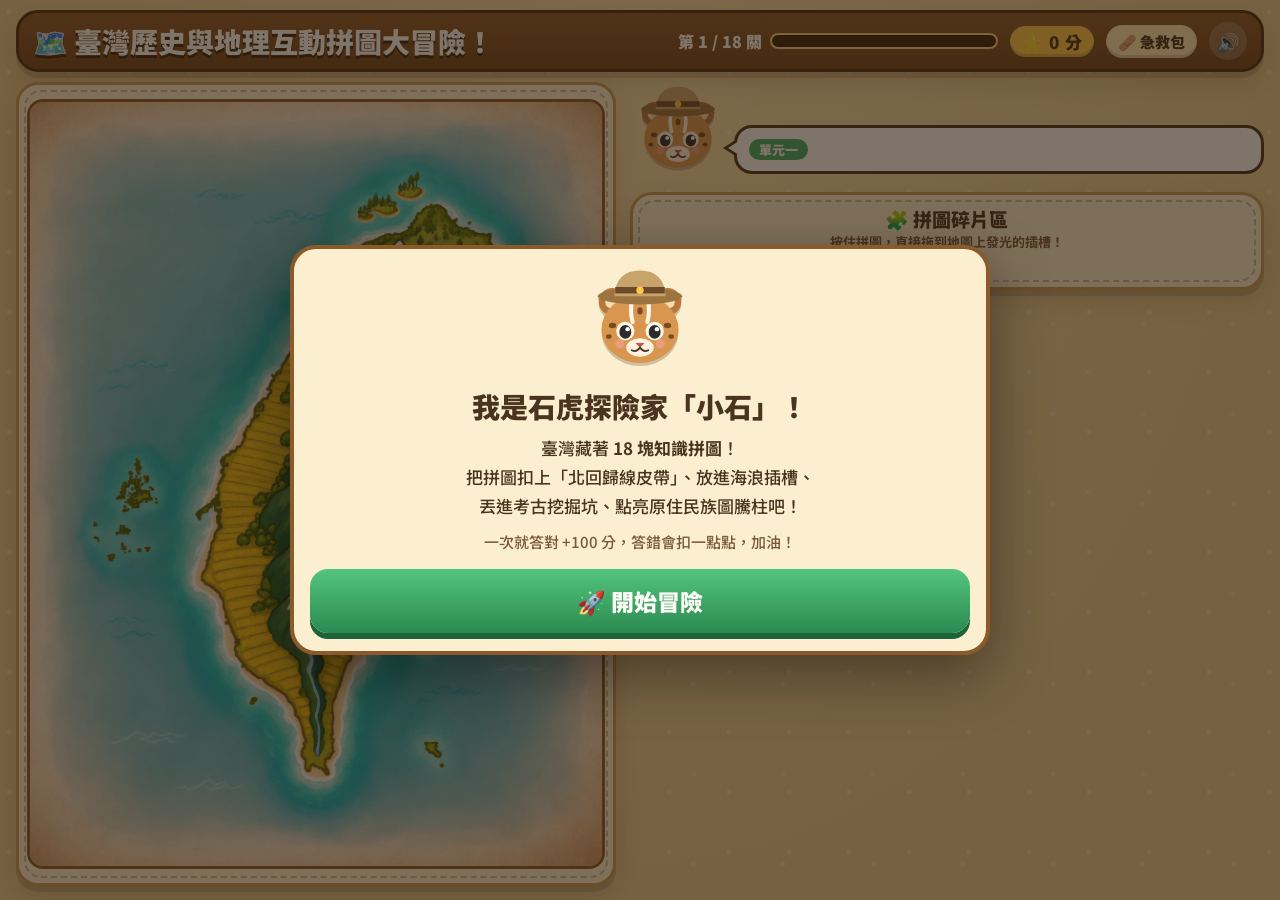
<file: social_puzzle.html>
<!DOCTYPE html>
<html lang="zh-Hant-TW">
<head>
<meta charset="UTF-8">
<meta name="viewport" content="width=device-width, initial-scale=1, viewport-fit=cover">
<title>石虎探險家・臺灣拼圖大冒險</title>
<link rel="preconnect" href="https://fonts.googleapis.com">
<link href="https://fonts.googleapis.com/css2?family=Noto+Sans+TC:wght@500;700;900&display=swap" rel="stylesheet">
<style>
/* =========================================================
   1. 色彩與基礎設定
   ========================================================= */
:root{
  --parchment:#fbefd0;
  --parchment-dark:#f0d9a4;
  --ink:#4a3420;
  --ink-soft:#7a5a3a;
  --orange:#ff8a3d;
  --orange-dark:#e5671a;
  --green:#3fae6a;
  --green-dark:#2b8a50;
  --gold:#ffc94a;
  --red:#e8565a;
  --white:#fffdf7;
  --shadow:0 6px 0 rgba(74,52,32,.18), 0 10px 24px rgba(74,52,32,.18);
  --radius:22px;
}
*{box-sizing:border-box}
[hidden]{display:none !important}
html,body{margin:0;height:100%}
body{
  font-family:"Noto Sans TC","Microsoft JhengHei","PingFang TC","Heiti TC",sans-serif;
  font-size:18px;font-weight:500;color:var(--ink);
  background-color:#e9cf93;
  background-image:
    radial-gradient(circle at 15% 20%, rgba(255,255,255,.35) 0 2px, transparent 3px),
    radial-gradient(circle at 70% 60%, rgba(255,255,255,.25) 0 2px, transparent 3px),
    radial-gradient(ellipse at 50% 0%, #f7e2ad 0%, #e9cf93 70%);
  background-size:60px 60px, 90px 90px, 100% 100%;
  min-height:100dvh;
  -webkit-tap-highlight-color:transparent;
  overscroll-behavior:none;
}
button{font-family:inherit;cursor:pointer}
.app{display:flex;flex-direction:column;gap:8px;max-width:1500px;min-height:100dvh;margin:0 auto;padding:8px 10px 10px}

/* =========================================================
   2. 頂部資訊列
   ========================================================= */
.topbar{
  display:flex;flex-wrap:wrap;align-items:center;gap:6px 12px;
  background:linear-gradient(180deg,#8b5a2b,#6e4520);color:var(--white);
  border-radius:var(--radius);padding:8px 14px;box-shadow:var(--shadow);border:3px solid #4a2e14;
}
.topbar h1{flex:1 1 100%;margin:0;font-size:clamp(18px,4.4vw,28px);font-weight:900;text-shadow:0 3px 0 #3b220c}
.progress-wrap{flex:1 1 140px;display:flex;align-items:center;gap:8px}
.progress-label{font-weight:900;white-space:nowrap;font-size:16px}
.progress{flex:1;height:16px;border-radius:99px;background:#3b220c;overflow:hidden;border:2px solid #f5d38a}
.progress-fill{height:100%;width:0;border-radius:99px;background:repeating-linear-gradient(45deg,var(--gold) 0 12px,#ffdf85 12px 24px);transition:width .6s cubic-bezier(.3,1.4,.5,1)}
.score{display:flex;align-items:center;gap:6px;background:var(--gold);color:var(--ink);font-weight:900;padding:3px 12px;border-radius:99px;font-size:17px;box-shadow:inset 0 -3px 0 rgba(0,0,0,.15)}
.score.bump{animation:bump .5s}
.icon-btn{border:none;background:rgba(255,255,255,.18);color:var(--white);width:38px;height:38px;border-radius:50%;font-size:18px}
@keyframes bump{0%,100%{transform:scale(1)}40%{transform:scale(1.25)}}
@media (min-width:700px){.topbar h1{flex:1 1 auto}.progress-wrap{flex:0 1 320px}}

/* =========================================================
   3. 主遊戲區（預設：手機直式上下排列）
   ========================================================= */
.game{
  flex:1;display:grid;gap:8px;align-content:start;
  grid-template-columns:minmax(0,1fr);
  grid-template-areas:"guide" "map" "pieces";
  --mapH:clamp(300px, 52dvh, 640px);
}
.panel{position:relative;background:var(--parchment);border-radius:var(--radius);border:3px solid #c79a55;box-shadow:var(--shadow);padding:10px}
.panel::before{content:"";position:absolute;inset:5px;border:2px dashed rgba(122,90,58,.35);border-radius:calc(var(--radius) - 5px);pointer-events:none}

/* ---- 吉祥物對話框 ---- */
.guide{grid-area:guide;display:flex;align-items:flex-end;gap:8px;z-index:2}
.mascot{width:62px;height:62px;flex:0 0 auto;filter:drop-shadow(0 3px 0 rgba(74,52,32,.25))}
.mascot.happy{animation:hop .6s}
.mascot.sad{animation:tilt .6s}
@keyframes hop{0%,100%{transform:translateY(0)}40%{transform:translateY(-14px)}}
@keyframes tilt{0%,100%{transform:rotate(0)}30%{transform:rotate(-10deg)}70%{transform:rotate(8deg)}}
.bubble{position:relative;flex:1;background:var(--white);border:3px solid var(--ink);border-radius:18px;padding:6px 12px 8px;margin-bottom:4px}
.bubble::before{content:"";position:absolute;left:-14px;bottom:14px;border-width:9px 14px 9px 0;border-style:solid;border-color:transparent var(--ink) transparent transparent}
.bubble::after{content:"";position:absolute;left:-9px;bottom:16px;border-width:7px 11px 7px 0;border-style:solid;border-color:transparent var(--white) transparent transparent}
.unit-tag{display:inline-block;font-size:13px;font-weight:900;color:var(--white);background:var(--green);border-radius:99px;padding:1px 10px}
.unit-tag.u2{background:#8a5cc7}
.q-title{font-size:14px;font-weight:700;color:var(--ink-soft);margin-left:4px}
.q-prompt{margin:2px 0 0;font-size:clamp(17px,4.2vw,22px);font-weight:900;line-height:1.4}
.q-target{margin-top:3px;font-size:14px;font-weight:700;color:var(--orange-dark)}

/* ---- 大地圖 ---- */
.map-panel{grid-area:map;z-index:1;padding:8px;display:flex;justify-content:center;align-items:center}
.map-wrap{
  position:relative;aspect-ratio:3/4;
  width:min(100%, calc(var(--mapH) * .75));
  border-radius:16px;overflow:hidden;border:3px solid #8b5a2b;
  box-shadow:inset 0 0 0 2px rgba(255,255,255,.4);
  background:#9fdcec;
}
.map-img{position:absolute;inset:0;width:100%;height:100%;object-fit:fill;display:block;user-select:none;-webkit-user-drag:none}
.map-svg{position:absolute;inset:0;width:100%;height:100%;display:block}

/* 地圖上的插槽（SVG） */
.slot .slot-shape{fill:rgba(255,255,255,.4);stroke:var(--orange);stroke-width:7;stroke-dasharray:20 12;animation:march 1s linear infinite}
.slot.target{filter:drop-shadow(0 0 7px rgba(255,170,40,.95));cursor:pointer}
.slot.target .slot-shape{animation:march 1s linear infinite, pulseW 1.4s ease-in-out infinite}
.slot .slot-q{font-size:56px;font-weight:900;fill:var(--orange-dark);text-anchor:middle;pointer-events:none}
.slot.hover .slot-shape,.slot.armed .slot-shape{fill:rgba(255,244,199,.9)}
.slot.hover{transform-box:fill-box;transform-origin:center}
.slot.shake{animation:svgShake .45s}
.slot.filled{animation:none;filter:drop-shadow(0 0 10px rgba(255,214,90,.95))}
.slot.filled .slot-shape{stroke:var(--green);stroke-dasharray:none;fill:rgba(230,248,236,.92);animation:none}
.slot.filled .slot-q{display:none}
.slot .slot-icon{font-size:62px;text-anchor:middle;dominant-baseline:central;animation:popIn .5s cubic-bezier(.3,1.6,.5,1)}
.slot.decoy .slot-shape{fill:rgba(255,255,255,.22);stroke:rgba(255,255,255,.85);stroke-width:4;stroke-dasharray:12 10;animation:none}
.slot-label rect{fill:rgba(74,52,32,.92);stroke:#fff;stroke-width:3}
.slot-label text{font-size:30px;font-weight:900;fill:#fffdf7;text-anchor:middle}
.slot-label.gold rect{fill:#c98a10}
.slot-label{animation:popIn .45s cubic-bezier(.3,1.6,.5,1);transform-box:fill-box;transform-origin:center}
.belt-track{stroke:#fff;stroke-width:12;stroke-dasharray:24 14;stroke-linecap:round;animation:march 1s linear infinite;opacity:.95}
.slot.filled .belt-track{stroke:#ffc94a;stroke-dasharray:none;stroke-width:16;animation:none}
.meridian{stroke:rgba(255,255,255,.9);stroke-width:4;stroke-dasharray:14 12}
.pit-dirt{fill:rgba(122,74,34,.85);stroke:#5a3412;stroke-width:4}
.pit-hole{fill:#3b220c}
.totem-band{stroke:#7a5a3a;stroke-width:5;opacity:.75}
.slot.filled .totem-body{fill:url(#totemGrad)}
.slot.filled .totem-band{stroke:#fff3c4;opacity:1}
.arrow{fill:#e8565a;stroke:#fff;stroke-width:4;animation:push 1.2s ease-in-out infinite;transform-box:fill-box}
.arrow.r{animation-name:pushR}
.hint-text{font-size:28px;font-weight:900;fill:#fff;paint-order:stroke;stroke:#3b220c;stroke-width:6;text-anchor:middle}
@keyframes march{to{stroke-dashoffset:-32}}
@keyframes pulseW{0%,100%{stroke-width:6}50%{stroke-width:11}}
@keyframes svgShake{0%,100%{transform:translateX(0)}25%{transform:translateX(-12px)}50%{transform:translateX(10px)}75%{transform:translateX(-6px)}}
@keyframes popIn{from{transform:scale(.2);opacity:0}to{transform:scale(1);opacity:1}}
@keyframes push{0%,100%{transform:translateX(0)}50%{transform:translateX(18px)}}
@keyframes pushR{0%,100%{transform:translateX(0)}50%{transform:translateX(-18px)}}
.slot .slot-icon,.slot-label{transform-box:fill-box;transform-origin:center}

/* =========================================================
   4. 拼圖碎片區
   ========================================================= */
.pieces-panel{grid-area:pieces;z-index:5}
.pieces-title{margin:0 0 4px;font-size:16px;font-weight:900;text-align:center}
.pieces-title small{display:block;font-size:13px;font-weight:700;color:var(--ink-soft)}
.pieces{display:grid;grid-template-columns:repeat(2,1fr);gap:18px 14px;padding:12px 8px 2px}
.slot-cell{position:relative;min-height:70px}
.piece{
  position:relative;width:100%;height:100%;min-height:70px;
  display:flex;flex-direction:column;align-items:center;justify-content:center;gap:1px;
  padding:6px 10px;border:none;border-radius:14px;
  background:var(--pc,#ffd36e);color:var(--ink);
  font-size:clamp(14px,3.6vw,18px);font-weight:900;line-height:1.25;text-align:center;
  filter:drop-shadow(0 4px 0 rgba(74,52,32,.35));
  touch-action:none;user-select:none;-webkit-user-select:none;-webkit-touch-callout:none;
  cursor:grab;transition:transform .35s cubic-bezier(.3,1.5,.5,1), opacity .3s, filter .2s;will-change:transform;
}
.piece::before,.piece::after{content:"";position:absolute;width:22px;height:22px;border-radius:50%;background:var(--pc,#ffd36e);z-index:-1}
.piece::before{top:-10px;left:calc(50% - 11px)}
.piece::after{right:-10px;top:calc(50% - 11px)}
.piece .p-icon{font-size:22px;line-height:1.1}
.piece .p-sub{font-size:.76em;font-weight:700;color:var(--ink-soft)}
.piece:focus-visible{outline:4px solid var(--orange-dark);outline-offset:6px}
.piece.dragging{cursor:grabbing;z-index:1000;transition:none;filter:drop-shadow(0 14px 6px rgba(74,52,32,.35))}
.piece.selected{outline:4px solid var(--orange);outline-offset:5px;animation:wiggle .5s ease-in-out infinite alternate}
@keyframes wiggle{from{transform:rotate(-2deg)}to{transform:rotate(2deg)}}
.piece.wrong{animation:shake .45s}
@keyframes shake{0%,100%{transform:translateX(0)}20%{transform:translateX(-10px)}40%{transform:translateX(9px)}60%{transform:translateX(-6px)}80%{transform:translateX(4px)}}
.piece.tried{opacity:.45;filter:grayscale(1);cursor:not-allowed}
.piece.tried .p-icon::after{content:" ❌";font-size:.6em}
.piece.flying{z-index:1000;pointer-events:none}
.piece.gone{opacity:0;pointer-events:none}

/* ---- 溫和提示 Toast ---- */
.toast{
  position:fixed;left:50%;bottom:calc(14px + env(safe-area-inset-bottom));transform:translate(-50%,160%);
  width:min(92vw,560px);background:var(--white);border:3px solid var(--red);border-radius:18px;
  padding:10px 14px;box-shadow:var(--shadow);display:flex;gap:10px;align-items:flex-start;
  font-size:16px;font-weight:700;line-height:1.5;transition:transform .4s cubic-bezier(.3,1.4,.5,1);z-index:2000;pointer-events:none;
}
.toast.show{transform:translate(-50%,0)}
.toast .t-emoji{font-size:28px;line-height:1}
.toast b{color:var(--red)}

/* =========================================================
   5. 知識解鎖 Modal
   ========================================================= */
.overlay{position:fixed;inset:0;z-index:3000;display:flex;align-items:center;justify-content:center;padding:12px;background:rgba(43,26,10,.6);opacity:0;pointer-events:none;transition:opacity .3s}
.overlay.open{opacity:1;pointer-events:auto}
.modal{
  width:min(100%,700px);max-height:calc(100dvh - 24px);overflow:auto;
  background:var(--parchment);border:4px solid #8b5a2b;border-radius:26px;box-shadow:0 20px 60px rgba(0,0,0,.4);
  padding:16px 16px 18px;transform:scale(.7) translateY(30px);transition:transform .45s cubic-bezier(.3,1.5,.5,1);
}
.overlay.open .modal{transform:scale(1) translateY(0)}
.modal-head{text-align:center}
.unlock-badge{display:inline-block;background:var(--green);color:var(--white);font-weight:900;padding:4px 16px;border-radius:99px;font-size:15px;letter-spacing:2px}
.modal h2{margin:6px 0 2px;font-size:clamp(21px,5.2vw,28px);font-weight:900}
.earned{font-weight:900;color:var(--orange-dark);font-size:17px}
.media-box{position:relative;margin:10px 0;border-radius:18px;overflow:hidden;aspect-ratio:16/9;background:#2b1a0a;border:3px solid var(--ink)}
.media-el{width:100%;height:100%;object-fit:cover;display:block}
.media-placeholder{position:absolute;inset:0;display:flex;flex-direction:column;align-items:center;justify-content:center;gap:6px;color:var(--white);text-align:center;padding:12px;background:var(--ph-bg,linear-gradient(135deg,#2a8fbd,#3fae6a))}
.media-placeholder .ph-scene{font-size:clamp(38px,10vw,60px);letter-spacing:6px;animation:float 2.4s ease-in-out infinite}
@keyframes float{0%,100%{transform:translateY(0)}50%{transform:translateY(-6px)}}
.media-placeholder .ph-label{font-weight:900;font-size:clamp(15px,3.8vw,18px);background:rgba(0,0,0,.35);padding:4px 14px;border-radius:99px;border:2px dashed rgba(255,255,255,.8)}
.media-placeholder details{font-size:13px;max-width:92%;text-align:left;background:rgba(0,0,0,.3);border-radius:10px;padding:4px 10px}
.media-placeholder summary{cursor:pointer;font-weight:700}
.tip{border-radius:18px;padding:10px 14px;margin-top:10px}
.tip h3{margin:0 0 4px;font-size:19px;font-weight:900}
.tip p{margin:0;font-size:clamp(16px,3.9vw,18px);line-height:1.75}
.tip.mnemonic{background:#fff6d6;border:3px solid var(--gold)}
.tip.mnemonic h3{color:#b07800}
.tip.mnemonic p{font-weight:900;font-size:clamp(17px,4.2vw,20px)}
.tip.exam{background:var(--white);border:3px solid var(--orange)}
.tip.exam h3{color:var(--orange-dark)}
.tip.exam b{color:#c2410c}
.big-btn{display:block;width:100%;margin-top:14px;border:none;border-radius:18px;padding:15px;font-size:clamp(19px,5vw,23px);font-weight:900;color:var(--white);background:linear-gradient(180deg,var(--orange),var(--orange-dark));box-shadow:0 6px 0 #a8460c;transition:transform .1s, box-shadow .1s}
.big-btn:active{transform:translateY(5px);box-shadow:0 1px 0 #a8460c}
.big-btn.green{background:linear-gradient(180deg,#53c47f,var(--green-dark));box-shadow:0 6px 0 #1d6439}

/* ---- 開始 / 結算畫面 ---- */
.intro .modal,.result .modal{text-align:center}
.intro .mascot,.result .mascot{width:110px;height:110px;margin:0 auto}
.intro p{font-size:17px;line-height:1.7;margin:8px 0}
.stars{font-size:48px;letter-spacing:6px;margin:4px 0}
.final-score{font-size:32px;font-weight:900;color:var(--orange-dark)}
.badges{display:grid;grid-template-columns:repeat(3,1fr);gap:6px;margin:10px 0}
.badges div{background:var(--white);border:2px solid var(--parchment-dark);border-radius:12px;padding:4px 2px;font-size:12px;font-weight:700;line-height:1.3}
.badges span{display:block;font-size:22px}
@media (min-width:600px){.badges{grid-template-columns:repeat(6,1fr)}}

/* ---- 結算：弱項診斷與急救包 ---- */
.result .modal.result-modal{width:min(100%,900px);text-align:left}
.result-modal h2{text-align:center}
.result-top{display:grid;grid-template-columns:1fr;gap:10px;align-items:center;margin:6px 0 10px}
@media (min-width:640px){.result-top{grid-template-columns:200px 1fr}}
.score-box{text-align:center;background:var(--white);border:3px solid var(--gold);border-radius:18px;padding:6px}
.score-box .stars{font-size:34px;margin:0}
.score-box .final-score{font-size:26px}
.first-try{font-size:14px;font-weight:700;color:var(--ink-soft)}
.err-stats{display:flex;flex-direction:column;gap:6px;background:var(--white);border:3px solid var(--parchment-dark);border-radius:18px;padding:10px 12px}
.err-row{display:grid;grid-template-columns:8.6em 1fr 3.2em;align-items:center;gap:8px;font-size:15px;font-weight:700}
.err-bar{height:14px;border-radius:99px;background:#efe3c4;overflow:hidden}
.err-bar i{display:block;height:100%;width:0;border-radius:99px;background:linear-gradient(90deg,#ffb36b,#e8565a);transition:width .8s cubic-bezier(.3,1.2,.5,1)}
.err-row.weak{color:var(--red)}
.err-row b{text-align:right}
.diagnose{display:flex;align-items:flex-end;gap:8px;margin-bottom:6px}
.diagnose .mascot{width:72px;height:72px;flex:0 0 auto}
.diagnose .bubble p{margin:0;font-size:clamp(16px,4vw,19px);font-weight:900;line-height:1.6}
.diagnose .bubble b{color:var(--red)}
.kit-heading{margin:10px 0 6px;font-size:20px;font-weight:900}
.kit-tabs{display:flex;gap:6px;flex-wrap:wrap}
.kit-tab{flex:1 1 140px;border:3px solid #c79a55;background:var(--parchment-dark);color:var(--ink);border-radius:16px 16px 0 0;padding:8px 6px;font-size:16px;font-weight:900;position:relative}
.kit-tab[aria-selected="true"]{background:var(--white);border-bottom-color:var(--white);color:var(--orange-dark)}
.kit-tab .weak-dot{position:absolute;top:-10px;right:6px;background:var(--red);color:#fff;font-size:12px;border-radius:99px;padding:1px 8px}
.kit-panel{background:var(--white);border:3px solid #c79a55;border-radius:0 0 18px 18px;padding:12px;margin-top:-3px}
.kit-intro{font-size:18px;font-weight:900;margin:8px 0;line-height:1.6}
.infographic-box{position:relative;border-radius:16px;overflow:hidden;border:3px solid var(--ink);aspect-ratio:4/3;background:linear-gradient(135deg,#f7e2ad,#e9cf93)}
.infographic-img{position:relative;z-index:1;width:100%;height:100%;object-fit:cover;display:block}
.infographic-ph{position:absolute;inset:0;display:flex;flex-direction:column;align-items:center;justify-content:center;gap:6px;text-align:center;font-weight:900;color:var(--ink-soft);padding:12px}
.infographic-ph span{font-size:48px}
.kit-cards{display:grid;grid-template-columns:1fr;gap:10px;margin-top:10px}
@media (min-width:700px){.kit-cards{grid-template-columns:1fr 1fr}}
.kit-card{background:#fffaf0;border:2px solid var(--parchment-dark);border-left:8px solid var(--kc,#ffc94a);border-radius:14px;padding:10px 12px}
.kit-card h4{margin:0 0 4px;font-size:18px;font-weight:900}
.kit-card p,.kit-card li{margin:0;font-size:16px;line-height:1.7}
.kit-card ul{margin:4px 0 0;padding-left:1.2em}
.kit-card b{color:#c2410c}
.kit-mnemonic{margin-top:10px;background:#fff6d6;border:3px dashed var(--gold);border-radius:16px;padding:10px 14px}
.kit-mnemonic h4{margin:0 0 4px;color:#b07800;font-size:18px;font-weight:900}
.kit-mnemonic p{margin:0;font-size:18px;font-weight:900;line-height:1.7}
.badge-wrap{margin-top:10px}
.kit-btn{border:none;background:#ffecb3;color:var(--ink);font-weight:900;font-size:15px;padding:6px 12px;border-radius:99px;box-shadow:inset 0 -3px 0 rgba(0,0,0,.15);white-space:nowrap}
.kit-btn:active{transform:translateY(2px)}
.kit-sub{text-align:center;margin:0 0 10px;font-weight:700;color:var(--ink-soft)}
.badge-wrap summary{cursor:pointer;font-weight:900;font-size:16px}

.spark{position:fixed;width:12px;height:12px;border-radius:3px;pointer-events:none;z-index:2500;animation:spark .9s ease-out forwards}
@keyframes spark{to{transform:translate(var(--dx),var(--dy)) rotate(540deg) scale(.3);opacity:0}}

/* =========================================================
   6. RWD
   ========================================================= */
/* 電腦（≥1024px）：左邊大地圖、右邊提問與拼圖 */
@media (min-width:1024px){
  .app{padding:10px 16px 14px;gap:10px}
  .game{
    grid-template-columns:auto minmax(360px,1fr);
    grid-template-rows:auto 1fr;
    grid-template-areas:"map guide" "map pieces";
    gap:14px;align-items:start;
    --mapH:calc(100dvh - 130px);
  }
  .map-panel{align-self:stretch}
  .map-wrap{width:min(calc(var(--mapH) * .75), 60vw)}
  .mascot{width:96px;height:96px}
  .q-prompt{font-size:24px}
  .q-target{font-size:16px}
  .pieces-title{font-size:19px}
  .pieces{gap:26px 20px;padding:16px 12px 6px}
  .slot-cell,.piece{min-height:96px}
  .piece{font-size:19px}
  .piece .p-icon{font-size:30px}
  .piece:hover:not(.tried):not(.dragging){transform:translateY(-4px) rotate(-1deg)}
}
/* 手機與平板直式：整頁剛好一個畫面，地圖自動填滿剩下的空間 */
@media (max-width:1023px) and (orientation:portrait){
  .app{height:100dvh;min-height:0}
  .game{display:flex;flex-direction:column;min-height:0}
  .map-panel{flex:1 1 0;min-height:220px;container-type:size;padding:6px}
  .map-wrap{width:min(100cqw, 75cqh)}
  .topbar h1{flex:1 1 0;min-width:0;font-size:16px;white-space:nowrap;overflow:hidden;text-overflow:ellipsis;order:0}
  .kit-btn{order:1;font-size:14px;padding:5px 10px}
  .topbar .icon-btn{order:2;width:34px;height:34px}
  .progress-wrap{order:3}
  .score{order:4}
  .mascot{width:50px;height:50px}
  .q-title{display:none}
  .q-prompt{font-size:16px}
  .q-target{font-size:13px}
  .pieces-panel{padding:6px 8px}
  .pieces-title{font-size:14px;margin:0}
  .pieces-title small{font-size:12px}
  .pieces{gap:14px 12px;padding:10px 6px 2px}
  .slot-cell,.piece{min-height:58px}
  .piece{font-size:15px;padding:4px 8px}
  .piece .p-icon{font-size:18px}
}
/* 平板直式：地圖再大一點 */
@media (min-width:700px) and (max-width:1023px) and (orientation:portrait){
  .q-prompt{font-size:21px}
  .slot-cell,.piece{min-height:80px}
  .piece{font-size:18px}
  .piece .p-icon{font-size:26px}
}
/* 手機橫式（高度矮）：左右並排 */
@media (orientation:landscape) and (max-height:600px){
  body{font-size:15px}
  .app{padding:4px 8px 6px;gap:4px}
  .topbar{padding:4px 12px}
  .topbar h1{flex:1 1 auto;font-size:17px}
  .progress-wrap{flex:0 1 240px}
  .game{
    grid-template-columns:auto minmax(0,1fr);grid-template-rows:auto 1fr;
    grid-template-areas:"map guide" "map pieces";gap:6px;align-items:start;
    --mapH:calc(100dvh - 84px);
  }
  .map-panel{padding:4px}
  .map-wrap{width:min(calc(var(--mapH) * .75), 48vw)}
  .mascot{width:44px;height:44px}
  .q-prompt{font-size:15px}
  .q-target{font-size:12px}
  .pieces-title{display:none}
  .pieces{gap:14px 10px;padding:10px 8px 2px}
  .slot-cell,.piece{min-height:54px}
  .piece{font-size:14px;padding:4px 6px}
  .piece .p-icon{font-size:18px}
}
@media (prefers-reduced-motion:reduce){*{animation-duration:.01ms !important;animation-iteration-count:1 !important}}
</style>
</head>
<body>

<!-- 吉祥物「石虎探險家」SVG -->
<svg width="0" height="0" style="position:absolute" aria-hidden="true">
  <defs>
    <symbol id="leopardCat" viewBox="0 0 120 120">
      <circle cx="30" cy="40" r="15" fill="#b9763a"/><circle cx="90" cy="40" r="15" fill="#b9763a"/>
      <circle cx="30" cy="40" r="8" fill="#f6dcb4"/><circle cx="90" cy="40" r="8" fill="#f6dcb4"/>
      <ellipse cx="60" cy="70" rx="42" ry="37" fill="#d9964f"/>
      <ellipse cx="30" cy="66" rx="4" ry="3" fill="#7a4a22"/><ellipse cx="26" cy="78" rx="3" ry="2.5" fill="#7a4a22"/>
      <ellipse cx="90" cy="66" rx="4" ry="3" fill="#7a4a22"/><ellipse cx="94" cy="78" rx="3" ry="2.5" fill="#7a4a22"/>
      <ellipse cx="60" cy="50" rx="3" ry="4" fill="#7a4a22"/>
      <path d="M51 40 Q49 52 52 62" stroke="#fff7e6" stroke-width="4.5" fill="none" stroke-linecap="round"/>
      <path d="M69 40 Q71 52 68 62" stroke="#fff7e6" stroke-width="4.5" fill="none" stroke-linecap="round"/>
      <ellipse cx="44" cy="72" rx="10" ry="10" fill="#fff7e6"/><ellipse cx="76" cy="72" rx="10" ry="10" fill="#fff7e6"/>
      <ellipse cx="44" cy="73" rx="6.5" ry="7.5" fill="#2b2b2b"/><ellipse cx="76" cy="73" rx="6.5" ry="7.5" fill="#2b2b2b"/>
      <circle cx="46.5" cy="70" r="2.4" fill="#fff"/><circle cx="78.5" cy="70" r="2.4" fill="#fff"/>
      <ellipse cx="60" cy="90" rx="15" ry="10" fill="#fff3e0"/>
      <path d="M55 85 L65 85 L60 90 Z" fill="#c0504d"/>
      <path d="M60 90 Q56 96 51 93 M60 90 Q64 96 69 93" stroke="#4a3420" stroke-width="2" fill="none" stroke-linecap="round"/>
      <circle cx="38" cy="86" r="5" fill="#f7a39b" opacity=".6"/><circle cx="82" cy="86" r="5" fill="#f7a39b" opacity=".6"/>
      <ellipse cx="60" cy="34" rx="46" ry="9" fill="#9c7440"/>
      <path d="M32 34 Q34 6 60 6 Q86 6 88 34 Z" fill="#c9a46a"/>
      <rect x="33" y="24" width="54" height="7" fill="#6b4a2b"/><circle cx="60" cy="27.5" r="4" fill="#ffc94a"/>
    </symbol>
  </defs>
</svg>

<div class="app">
  <!-- ===== 頂部資訊列 ===== -->
  <header class="topbar">
    <h1>🗺️ 臺灣歷史與地理互動拼圖大冒險！</h1>
    <div class="progress-wrap">
      <span class="progress-label" id="progressLabel">第 1 / 18 關</span>
      <div class="progress" role="progressbar" aria-valuemin="0" aria-valuemax="18" aria-valuenow="0" id="progressBar"><div class="progress-fill" id="progressFill"></div></div>
    </div>
    <div class="score" aria-live="polite" id="score">⭐ <span id="scoreNum">0</span> 分</div>
    <button class="kit-btn" id="kitBtn" aria-label="打開白話知識急救包">🩹 急救包</button>
    <button class="icon-btn" id="muteBtn" aria-label="切換音效">🔊</button>
  </header>

  <!-- ===== 主遊戲區 ===== -->
  <main class="game">
    <!-- 吉祥物提問 -->
    <section class="guide" aria-label="題目">
      <svg class="mascot" id="mascot" aria-hidden="true"><use href="#leopardCat"/></svg>
      <div class="bubble">
        <span class="unit-tag" id="unitTag">單元一</span><span class="q-title" id="qTitle"></span>
        <p class="q-prompt" id="qPrompt" aria-live="polite"></p>
        <div class="q-target" id="qTarget"></div>
      </div>
    </section>

    <!-- 地圖目標區：Kling 生成的臺灣地圖 + 插槽圖層 -->
    <section class="panel map-panel" aria-label="地圖目標區">
      <div class="map-wrap" id="mapWrap">
        <!-- 臺灣地圖底圖：由 Kling Image 3.0 依真實海岸線參考圖生成 -->
        <img class="map-img" src="assets/taiwan_map.jpg" alt="臺灣探險地圖" draggable="false">
        <!-- 插槽圖層：座標以經緯度換算（見 JS 的 P() 函式） -->
        <svg class="map-svg" id="mapSvg" viewBox="0 0 1000 1333" preserveAspectRatio="none" aria-hidden="true">
          <defs>
            <pattern id="wavePat" width="60" height="30" patternUnits="userSpaceOnUse">
              <path d="M0 15 Q15 4 30 15 T60 15" stroke="rgba(255,255,255,.9)" stroke-width="4" fill="none"/>
            </pattern>
            <linearGradient id="totemGrad" x1="0" y1="0" x2="0" y2="1">
              <stop offset="0" stop-color="#e8565a"/><stop offset=".5" stop-color="#2b2b2b"/><stop offset="1" stop-color="#c9a46a"/>
            </linearGradient>
          </defs>
          <g id="slotLayer"></g>
        </svg>
      </div>
    </section>

    <!-- 拼圖碎片區 -->
    <section class="panel pieces-panel" aria-label="拼圖碎片區">
      <h2 class="pieces-title">🧩 拼圖碎片區<small>按住拼圖，直接拖到地圖上發光的插槽！</small></h2>
      <div class="pieces" id="pieces"></div>
    </section>
  </main>
</div>

<div class="toast" id="toast" role="status" aria-live="assertive"><span class="t-emoji">🐾</span><div id="toastText"></div></div>

<!-- ===== 開始畫面 ===== -->
<div class="overlay intro open" id="introOverlay">
  <div class="modal" role="dialog" aria-modal="true" aria-labelledby="introTitle">
    <svg class="mascot" aria-hidden="true"><use href="#leopardCat"/></svg>
    <h2 id="introTitle">我是石虎探險家「小石」！</h2>
    <p>臺灣藏著 <b>18 塊知識拼圖</b>！<br>把拼圖扣上「北回歸線皮帶」、放進海浪插槽、<br>丟進考古挖掘坑、點亮原住民族圖騰柱吧！</p>
    <p style="font-size:15px;color:var(--ink-soft)">一次就答對 +100 分，答錯會扣一點點，加油！</p>
    <button class="big-btn green" id="startBtn">🚀 開始冒險</button>
  </div>
</div>

<!-- ===== 知識解鎖 Modal ===== -->
<div class="overlay" id="unlockOverlay">
  <div class="modal" role="dialog" aria-modal="true" aria-labelledby="unlockTitle">
    <div class="modal-head">
      <span class="unlock-badge">🔓 知識解鎖！</span>
      <h2 id="unlockTitle"></h2>
      <div class="earned" id="earned"></div>
    </div>

    <!-- 動態媒體預留區 -->
    <div class="media-box" id="mediaBox">
      <!-- 請在此替換 Kling 生成的 MP4 或 GIF 網址 -->
      <!-- 作法：在下方 QUESTIONS 資料把該題的 media 欄位填上檔名，例如 media:'videos/kling_09_strait.mp4'。
           .mp4 會用 <video> 有聲播放，.gif / .jpg 會用 <img> 顯示；media 留空就顯示「Kling 動畫預留位置」。 -->
      <video id="mediaVideo" class="media-el" playsinline controls preload="auto" hidden></video>
      <!-- 請在此替換 Kling 生成的 MP4 或 GIF 網址 -->
      <img id="mediaImg" class="media-el" alt="" hidden>
      <div class="media-placeholder" id="mediaPlaceholder">
        <div class="ph-scene" id="phScene">🎬</div>
        <div class="ph-label" id="phLabel">🎬 Kling 動畫預留位置</div>
        <details><summary>給老師：Kling 生成畫面提示詞</summary><div id="phPrompt"></div></details>
      </div>
    </div>

    <div class="tip mnemonic"><h3>💡 30 秒看懂口訣</h3><p id="mnemonicText"></p></div>
    <div class="tip exam"><h3>📝 考試大重點</h3><p id="examText"></p></div>

    <button class="big-btn" id="nextBtn">下一題 ➜</button>
  </div>
</div>

<!-- ===== 白話知識急救包（隨時可開） ===== -->
<div class="overlay result" id="kitOverlay">
  <div class="modal result-modal" role="dialog" aria-modal="true" aria-labelledby="kitTitle">
    <h2 id="kitTitle">🩹 白話知識急救包</h2>
    <p class="kit-sub">卡關了嗎？選一個分頁，看圖、讀口訣，馬上補元氣！</p>
    <div class="kit-tabs" role="tablist" id="kitTabs2"></div>
    <div class="kit-panel" role="tabpanel" id="kitPanel2"></div>
    <button class="big-btn" id="kitCloseBtn">回到遊戲 ➜</button>
  </div>
</div>

<!-- ===== 結算畫面 ===== -->
<div class="overlay result" id="resultOverlay">
  <div class="modal result-modal" role="dialog" aria-modal="true" aria-labelledby="resultTitle">
    <h2 id="resultTitle">🏆 探險完成！</h2>
    <div class="result-top">
      <div class="score-box">
        <div class="stars" id="stars">⭐⭐⭐</div>
        <div class="final-score" id="finalScore">0 分</div>
        <div class="first-try" id="resultMsg"></div>
      </div>
      <!-- 弱項診斷：錯誤次數長條 -->
      <div class="err-stats" id="errStats" aria-label="各類別拖錯次數"></div>
    </div>

    <!-- 石虎診斷對話 -->
    <div class="diagnose">
      <svg class="mascot" aria-hidden="true"><use href="#leopardCat"/></svg>
      <div class="bubble"><p id="diagnoseText"></p></div>
    </div>

    <!-- 白話知識急救包：三個分頁 -->
    <h3 class="kit-heading">🩹 白話知識急救包</h3>
    <div class="kit-tabs" role="tablist" id="kitTabs"></div>
    <div class="kit-panel" role="tabpanel" id="kitPanel"></div>

    <details class="badge-wrap"><summary>🏅 看我收集到的 18 塊知識拼圖</summary><div class="badges" id="badges"></div></details>
    <button class="big-btn green" id="restartBtn">🔁 再玩一次</button>
  </div>
</div>

<script>
/* =========================================================
   A. 拼圖碎片資料
   ========================================================= */
const PIECES = {
  // 地理：板塊與地形
  plates:     {icon:'🌋', text:'歐亞板塊與菲律賓海板塊', sub:'碰撞造山運動', hint:'這是臺灣島「誕生」的原因喔！'},
  glacier:    {icon:'🧊', text:'冰河慢慢退去', sub:'冰河作用', hint:'臺灣不是冰河「退」出來的，是地底大板塊「擠」出來的！'},
  volcano:    {icon:'🔥', text:'單一火山噴發堆積', sub:'火山島', hint:'臺灣只有大屯山、龜山島等少數火山，整座島不是火山噴出來的喔！'},
  coral:      {icon:'🪸', text:'珊瑚礁慢慢長高', sub:'珊瑚礁島', hint:'小琉球是珊瑚礁島，但整座臺灣不是這樣形成的。'},
  mountain:   {icon:'⛰️', text:'山地', sub:'中央山脈', hint:'山地是地勢最高、起伏最大的地形，高度超過 1000 公尺！'},
  plain:      {icon:'🌾', text:'平原', sub:'嘉南平原', hint:'平原最平坦、最適合種稻，起伏很小喔！'},
  basin:      {icon:'🥣', text:'盆地', sub:'臺北盆地', hint:'盆地像一個大臉盆，周圍高、中間低。'},
  hill:       {icon:'🌄', text:'丘陵', sub:'低矮起伏', hint:'丘陵高度 100～1000 公尺，起伏平緩。'},
  tableland:  {icon:'🍵', text:'臺地', sub:'頂部平坦', hint:'臺地頂端平平的像桌子，四周是陡坡，像林口臺地。'},
  // 地理：海域
  strait:     {icon:'🌊', text:'臺灣海峽', sub:'西方淺海', hint:'臺灣海峽在臺灣「西方」，隔著它與中國大陸相望。'},
  pacific:    {icon:'🐋', text:'太平洋', sub:'東方深海', hint:'太平洋在臺灣的「東方」，又深又廣。'},
  bashi:      {icon:'⛴️', text:'巴士海峽', sub:'南方通菲律賓', hint:'巴士海峽在臺灣「南方」，通往菲律賓。'},
  eastsea:    {icon:'🧭', text:'東海', sub:'北方海域', hint:'東海在臺灣的「北方」。'},
  // 地理：經緯度
  tropic:     {icon:'🎗️', text:'北回歸線', sub:'23.5°N', hint:'北回歸線是穿過臺灣腰部的緯線！'},
  equator:    {icon:'🌍', text:'赤道', sub:'0° 緯線', hint:'赤道是 0 度緯線，在地球正中間，離臺灣很遠喔！'},
  prime:      {icon:'🕰️', text:'本初子午線', sub:'0° 經線', hint:'本初子午線是「直的」經線，通過英國格林威治，不是橫的緯線。'},
  capricorn:  {icon:'🧭', text:'南回歸線', sub:'23.5°S', hint:'南回歸線在南半球，臺灣在北半球喔！'},
  e120:       {icon:'📍', text:'東經 120°～122°', sub:'東半球', hint:'這是臺灣本島的經度範圍！'},
  w120:       {icon:'❓', text:'西經 120°～122°', sub:'西半球？', hint:'臺灣在格林威治的東邊（東半球），所以是「東經」不是「西經」。'},
  e22:        {icon:'❓', text:'東經 22°～25°', sub:'數字對嗎？', hint:'22～25 度是臺灣的「北緯」範圍，不是經度喔！'},
  n120:       {icon:'❓', text:'北緯 120°～122°', sub:'緯度？', hint:'緯度最大只到 90 度，不可能有北緯 120 度！'},
  // 歷史：史前文化
  yuanshan:   {icon:'🐚', text:'圓山文化', sub:'貝塚與磨製石器', hint:'圓山文化在臺北盆地，最有名的是吃剩的貝殼堆「貝塚」！'},
  beinan:     {icon:'💚', text:'卑南文化', sub:'石板棺與玉器', hint:'卑南文化在臺東，特色是石板棺和美麗的玉器。'},
  shisanhang: {icon:'⚒️', text:'十三行文化', sub:'煉鐵爐與玻璃珠', hint:'十三行文化在淡水河口的八里，已經會煉鐵了喔！'},
  changbin:   {icon:'🪨', text:'長濱文化', sub:'打製石器', hint:'長濱文化在臺東八仙洞，是最古老的舊石器時代文化。'},
  dabenkeng:  {icon:'🏺', text:'大坌坑文化', sub:'粗繩紋陶', hint:'大坌坑文化是新石器早期，已經會做粗繩紋陶器了。'},
  // 原住民族
  tao:        {icon:'🛶', text:'達悟族', sub:'拼板舟與飛魚季', hint:'達悟族住在蘭嶼，代表是拼板舟和飛魚季！'},
  paiwan:     {icon:'🐍', text:'排灣族／魯凱族', sub:'百步蛇紋與石板屋', hint:'排灣族、魯凱族住在南部山區，特色是石板屋和百步蛇紋。'},
  amis:       {icon:'🎉', text:'阿美族', sub:'母系社會與豐年祭', hint:'阿美族住在花東縱谷與海岸，特色是母系社會和豐年祭。'},
  atayal:     {icon:'🧵', text:'泰雅族', sub:'紋面與編織', hint:'泰雅族住在北部與中部山區，以紋面和精美的編織聞名。'},
  bunun:      {icon:'🎶', text:'布農族', sub:'八部合音', hint:'布農族住在中央山脈高山，最有名的是「八部合音」。'},
  saisiyat:   {icon:'🌙', text:'賽夏族', sub:'矮靈祭', hint:'賽夏族住在新竹、苗栗，最有名的是兩年一次的矮靈祭。'},
  thao:       {icon:'🦌', text:'邵族', sub:'白鹿傳說與杵音', hint:'邵族住在日月潭，有追逐白鹿的傳說和杵音。'},
  tsou:       {icon:'🔥', text:'鄒族', sub:'庫巴會所與戰祭', hint:'鄒族住在阿里山，部落有男子會所「庫巴」。'},
  seediq:     {icon:'🌈', text:'賽德克族', sub:'紋面與彩虹橋', hint:'賽德克族住在南投、花蓮山區，也有紋面與彩虹橋信仰。'},
  puyuma:     {icon:'🐒', text:'卑南族', sub:'猴祭與大獵祭', hint:'卑南族住在臺東平原，有猴祭與大獵祭。'},
  rukai:      {icon:'🌸', text:'魯凱族', sub:'百合花與石板屋', hint:'魯凱族住在南部山區，以百合花頭飾和石板屋聞名。'}
};

/* =========================================================
   B. 題庫（18 題，依課本單元排列）
   ---------------------------------------------------------
   slot.type 插槽種類：
     core   板塊核心圈          ocean  四方海浪插槽（target 填方位）
     belt   北回歸線皮帶扣      coord  經度坐標欄
     terrain 地形插槽           arch   考古挖掘坑
     tribe  原住民族圖騰柱
   media：請在此替換 Kling 生成的 MP4 或 GIF 網址
   ========================================================= */
const U1 = '單元一：臺灣我來了', U2 = '單元二：島嶼上的生活樣貌';
const QUESTIONS = [
  { category:'terrain', unit:U1, title:'板塊推擠與臺灣誕生', prompt:'臺灣這座島嶼是怎麼從海裡冒出來的呢？',
    target:'整座臺灣島的正中央', slot:{type:'core', lon:120.95, lat:23.75},
    answer:'plates', distractors:['glacier','volcano','coral','mountain'],
    mnemonic:'兩塊大板塊用力擠，臺灣從海裡被「擠」出來！就像兩手推桌布，中間會拱起一座山。',
    reason:'臺灣位在環太平洋地震帶上，數百萬年前【歐亞板塊】與【菲律賓海板塊】激烈推擠，把海底的地層高高抬升，形成高聳的中央山脈與整座臺灣島！',
    media:'videos/kling_01_plates.mp4', scene:'🌊➡️⛰️⬅️🌊', bg:'linear-gradient(135deg,#1c6e9c,#5fb7d4)',
    kling:'海底視角，歐亞板塊與菲律賓海板塊像兩塊巨大岩層擠壓，海底地表隆起升出海面變成中央山脈。' },
  { id:9, category:'geo_coords', unit:U1, title:'海域方位', prompt:'臺灣被四座海洋包圍，位於臺灣「西方」、隔著淺海與中國大陸相望的是哪個海域？',
    target:'臺灣西方海域插槽', slot:{type:'ocean', dir:'W'},
    answer:'strait', distractors:['pacific','bashi','eastsea'],
    mnemonic:'東太、西海峽、南巴士、北東海！',
    reason:'臺灣西方是淺平的【臺灣海峽】；東方是深邃浩瀚的【太平洋】；南方是通往菲律賓的【巴士海峽】；北方則是【東海】。方位與海域配對是期中考大熱門！',
    media:'videos/kling_09_strait.mp4', scene:'🌊⛵🌬️', bg:'linear-gradient(135deg,#0d5c8f,#5fb7d4)',
    kling:'Aerial drone shot over Taiwan Strait, calm blue-green shallow sea, gentle waves, western Taiwan coastline with coastal windmills, sunset reflection, cinematic realistic.' },
  { id:10, category:'geo_coords', unit:U1, title:'緯線拆解：北回歸線', prompt:'像一條隱形皮帶橫跨臺灣腰部，劃分熱帶與副熱帶氣候的特殊緯線是？',
    target:'臺灣腰部橫線（嘉義、花蓮）', slot:{type:'belt', lat:23.5},
    answer:'tropic', distractors:['equator','prime','capricorn'],
    mnemonic:'緯線是「樓層」看冷熱，北回歸線就是繫在臺灣腰上的溫熱分界皮帶！',
    reason:'【北回歸線（北緯 23.5 度）】橫穿嘉義水上鄉與花蓮瑞穗。這條線以南屬於【熱帶氣候】；以北則屬於【副熱帶氣候】，是劃分氣候的關鍵界線！',
    media:'videos/kling_10_tropic.mp4', scene:'🌍🎗️☀️', bg:'linear-gradient(135deg,#b86b00,#ffc94a)',
    kling:'Educational 3D globe animation showing Taiwan island, glowing golden line indicating Tropic of Cancer (23.5°N) slicing across Chiayi and Hualien, dividing tropical and subtropical zones, high-tech map aesthetic.' },
  { id:11, category:'geo_coords', unit:U1, title:'經度坐標', prompt:'地球上的經線像切西瓜的花紋，臺灣本島主要分布在東經幾度之間？',
    target:'地圖上方的經度坐標欄', slot:{type:'coord'},
    answer:'e120', distractors:['w120','e22','n120'],
    mnemonic:'經線是切西瓜的紋路、也像門牌號碼，臺灣住在東半球 120 到 122 號！',
    reason:'從英國格林威治（0 度本初子午線）往東數，臺灣坐落在東半球【東經 120°～122°】；由赤道（0 度）往北數，落在北半球【北緯 22°～25°】。',
    media:'videos/kling_11_coord.mp4', scene:'🍉🌐📍', bg:'linear-gradient(135deg,#1f3a8a,#4f8ef7)',
    kling:'Futuristic 3D digital globe showing glowing coordinate grid lines, focusing on Taiwan island highlighted by coordinates East 120 to 122 degrees, high-tech educational aesthetic.' },
  { category:'terrain', unit:U1, title:'臺灣的五大地形之最', prompt:'地勢最高、起伏最大，像島嶼綠色脊梁的是哪種地形？',
    target:'中央山脈', slot:{type:'terrain', lon:121.05, lat:24.05},
    answer:'mountain', distractors:['plain','basin','hill','tableland'],
    mnemonic:'中央山脈是臺灣的脊椎骨，3000 公尺高山兩百多座，佔全島約三分之一！',
    reason:'臺灣超過 3000 公尺的高山有兩百多座，【山地】面積佔了全島將近三分之一，也是很多珍貴動植物的家。',
    media:'videos/kling_02_mountain.mp4', scene:'☁️🏔️☁️', bg:'linear-gradient(135deg,#2b8a50,#9fd786)',
    kling:'俯瞰空拍視角，雲霧在青翠陡峭的山脊間流動，陽光照射在玉山主峰的高聳岩壁上。' },
  { id:12, category:'terrain', unit:U1, title:'地形：盆地', prompt:'周圍地勢較高、中間平坦低窪，像個大臉盆一樣的地形是哪一種？',
    target:'北部（臺北）', slot:{type:'terrain', lon:121.53, lat:25.03},
    answer:'basin', distractors:['plain','tableland','hill'],
    mnemonic:'周圍高高、中間低平，像個臉盆裝滿家園！',
    reason:'四周被山嶺或丘陵環抱、中間低窪的地形稱為【盆地】。例如【臺北盆地】以前曾是個古湖泊，後來湖水流出才演變成現在繁榮的大都會！中部還有臺中盆地、埔里盆地。',
    media:'videos/kling_12_basin.mp4', scene:'⛰️🏙️⛰️', bg:'linear-gradient(135deg,#3d6b4a,#a5d6a7)',
    kling:'Sweeping aerial cinematic view of Taipei Basin surrounded by lush green mountains, flat metropolitan basin in the center with light morning mist, educational landscape.' },
  { id:13, category:'terrain', unit:U1, title:'地形：丘陵', prompt:'高度在 100 到 1000 公尺之間，起伏平緩、排水良好，苗栗盛產茶葉與水果的是什麼地形？',
    target:'桃竹苗沿山地帶', slot:{type:'terrain', lon:120.92, lat:24.52},
    answer:'hill', distractors:['mountain','plain','tableland'],
    mnemonic:'坡度平緩小山丘，排水良好種茶果！',
    reason:'【丘陵】高度約 100～1000 公尺，坡度比高山緩和，排水良好不易積水，非常適合開闢階梯茶園與種植柑橘等果樹。苗栗、新竹有非常多丘陵地形。',
    media:'videos/kling_13_hill.mp4', scene:'🌄🍵🍊', bg:'linear-gradient(135deg,#5a8f29,#c5e1a5)',
    kling:'Rolling green hills in Miaoli Taiwan with terraced tea plantations, gentle slopes, bright sunny morning, farmers hand-picking tea leaves, peaceful natural scenery.' },
  { id:14, category:'culture_history', unit:U1, title:'史前時代——長濱文化', prompt:'臺灣已知最古老的人類文化！在臺東八仙洞海蝕洞穴裡發現，只會敲打石頭的是？',
    target:'臺東長濱八仙洞挖掘坑', slot:{type:'arch', lon:121.47, lat:23.35},
    answer:'changbin', distractors:['yuanshan','beinan','dabenkeng'],
    mnemonic:'長濱最老住海蝕洞，敲打石頭打野獸！',
    reason:'【長濱文化】是臺灣目前已知最古老的【舊石器時代】文化。他們住在天然海蝕洞裡、懂得用火，只會用石頭敲擊做出粗糙的【打製石器】，靠採集與狩獵維生，還不會農耕與燒陶！',
    media:'videos/kling_14_changbin.mp4', scene:'🕳️🔥🪨', bg:'linear-gradient(135deg,#4e342e,#a1887f)',
    kling:'Cinematic shot of ancient Paleolithic cave dwellers inside Baxiandong sea cave in Taitung, cavemen around campfire, striking stones to make chipped tools, waves visible outside.' },
  { category:'culture_history', unit:U1, title:'史前時代——圓山文化', prompt:'在臺北盆地發現了大量古人吃剩的貝殼堆，這是哪裡？',
    target:'臺北圓山挖掘坑', slot:{type:'arch', lon:121.52, lat:25.07},
    answer:'yuanshan', distractors:['beinan','shisanhang','changbin','dabenkeng'],
    mnemonic:'圓山人愛吃貝，吃完的貝殼堆成小山，就叫「貝塚」！',
    reason:'【新石器時代】的圓山人住在淡水河邊與臺北湖畔，他們除了種田捕魚，還特別喜歡吃貝類，留下了厚厚一層像小山一樣的【貝塚】，也會使用【磨製石器】！',
    media:'videos/kling_03_yuanshan.mp4', scene:'🛖🐚🐚🐚', bg:'linear-gradient(135deg,#8b5a2b,#e2b46b)',
    kling:'遠古臺北湖畔，史前居民在草屋旁將吃完的貝殼傾倒成巨大貝塚，手裡拿著磨製平整的石錛。' },
  { category:'culture_history', unit:U1, title:'史前時代——卑南文化', prompt:'東臺灣出土了面向都蘭山的石板棺與精緻玉器，是哪個文化？',
    target:'臺東卑南遺址挖掘坑', slot:{type:'arch', lon:121.08, lat:22.8},
    answer:'beinan', distractors:['yuanshan','shisanhang','changbin','dabenkeng'],
    mnemonic:'卑南玉器美，石板做棺木，埋在家底下守護全家！',
    reason:'卑南文化是【新石器時代晚期】聚落，他們會製作非常美麗的【玉玦】和玉飾，並用長長的石板做成【石板棺】，埋葬在房子底下，代表家族長存。',
    media:'videos/kling_04_beinan.mp4', scene:'💚⬛⬛⛰️', bg:'linear-gradient(135deg,#1f7a6a,#7fd1b9)',
    kling:'台東卑南聚落，工匠手拿琢磨透光的翠綠玉玦（耳飾），背景是整齊排列、朝向都蘭山的長條石板棺。' },
  { category:'culture_history', unit:U1, title:'鐵器時代——十三行文化', prompt:'住在淡水河口，會生火煉鐵，還戴著美麗外來玻璃珠的是？',
    target:'新北八里挖掘坑', slot:{type:'arch', lon:121.38, lat:25.18},
    answer:'shisanhang', distractors:['yuanshan','beinan','changbin','dabenkeng'],
    mnemonic:'十三行會煉鐵，玻璃珠是從海上「買」來的！',
    reason:'臺灣史前人類邁入【金屬器時代】！十三行人已經懂得用高溫熔爐【煉鐵】製作工具，還透過【海上貿易】換到來自東南亞和中國的玻璃珠與瓷器。',
    media:'videos/kling_05_shisanhang.mp4', scene:'🔥⚒️🔮', bg:'linear-gradient(135deg,#9c2f1a,#ff9a4a)',
    kling:'八里海岸邊，石造圓形煉鐵爐火光閃爍，火星四濺，桌面上擺著透光的彩色玻璃珠與幾何印紋陶罐。' },
  { category:'culture_history', unit:U2, title:'海洋文化與飛魚——達悟族', prompt:'住在孤懸海上的蘭嶼，不靠一根鐵釘打造美麗拼板舟的族群是？',
    target:'蘭嶼圖騰柱', slot:{type:'tribe', lon:121.55, lat:22.05},
    answer:'tao', distractors:['paiwan','amis','atayal','bunun'],
    mnemonic:'蘭嶼達悟划拼板舟，飛魚來了不亂抓！',
    reason:'【達悟族】與黑潮海洋緊密共存，春天飛魚汛期來臨時會舉行隆重的【飛魚祭】，建造美麗的【拼板舟】出海，並遵守不過度捕撈的海洋保育智慧。',
    media:'videos/kling_06_tao.mp4', scene:'🐟🛶🌊🐟', bg:'linear-gradient(135deg,#0d5c8f,#4fc3e8)',
    kling:'藍天碧海的蘭嶼海岸，紅黑白雕紋的拼板舟衝向浪花，成群飛魚在蔚藍海面上滑翔跳躍。' },
  { category:'culture_history', unit:U2, title:'石板屋與階級制度——排灣族／魯凱族', prompt:'就地取材用黑灰色的板岩堆砌成冬暖夏涼的石板屋，具有嚴格階級的是？',
    target:'南部山區圖騰柱', slot:{type:'tribe', lon:120.72, lat:22.5},
    answer:'paiwan', distractors:['tao','amis','atayal','saisiyat'],
    mnemonic:'石板屋冬暖夏涼，百步蛇是祖靈守護神！',
    reason:'南部山區的排灣族與魯凱族有【貴族與平民階級】，藝術天份極高。他們將【百步蛇】視為祖靈象徵，並用劈切平整的石板搭建出堅固抗風的【石板屋】。',
    media:'videos/kling_07_paiwan.mp4', scene:'🌲🏠🐍🌲', bg:'linear-gradient(135deg,#3a3a3a,#8a8f7a)',
    kling:'靜謐的高山林間，黑色板岩堆疊的矮屋，門楣上刻著百步蛇與人頭紋飾，陽光穿過石板縫隙。' },
  { category:'culture_history', unit:U2, title:'母系社會與年齡階級——阿美族', prompt:'在花東縱谷生活，由女性繼承財產與家長地位，男性負責部落防禦的是？',
    target:'花東縱谷圖騰柱', slot:{type:'tribe', lon:121.38, lat:23.62},
    answer:'amis', distractors:['tao','paiwan','bunun','atayal'],
    mnemonic:'阿美族人口最多，媽媽當家、男生守部落！',
    reason:'【阿美族】是臺灣人口最多的原住民族，傳統上行【母系社會】，婚姻採招贅制；而部落中的男性則依照嚴格的【年齡階級】接受訓練，分工合作守護家園。',
    media:'videos/kling_08_amis.mp4', scene:'💃🪶🕺🪶💃', bg:'linear-gradient(135deg,#b3202a,#ff7a59)',
    kling:'盛大的集會場上，族人身穿鮮豔紅黑傳統服飾與羽毛頭飾，手牽手圍成圓圈踏步齊唱，節奏歡快。' },
  { id:15, category:'culture_history', unit:U2, title:'原住民族——邵族', prompt:'相傳祖先追逐白鹿來到日月潭定居，利用長短木杵敲擊石板演奏優美杵音的是？',
    target:'南投日月潭圖騰柱', slot:{type:'tribe', lon:120.91, lat:23.86},
    answer:'thao', distractors:['bunun','seediq','atayal'],
    mnemonic:'追逐白鹿到湖畔，邵族杵音傳潭面！',
    reason:'【邵族】世居南投【日月潭】畔，除了追逐白鹿定居的美麗傳說外，婦女以長短不同的木杵敲擊石板發出抑揚頓挫的【杵音】，是臺灣非常具代表性的無形文化資產。',
    media:'videos/kling_15_thao.mp4', scene:'🦌🌊🥁', bg:'linear-gradient(135deg,#2e6f8e,#9ad0e0)',
    kling:'Sun Moon Lake misty morning, traditional Thao indigenous women in colorful garments playing rhythmic pestle music against stone slabs, wooden canoes, cultural serene.' },
  { id:16, category:'culture_history', unit:U2, title:'原住民族——布農族', prompt:'深居中央山脈高山，以舉世聞名的「八部合音」祈求小米豐收、舉行打耳祭的是哪一族？',
    target:'中央山脈高山圖騰柱', slot:{type:'tribe', lon:121.08, lat:23.3},
    answer:'bunun', distractors:['tsou','puyuma','paiwan'],
    mnemonic:'八部合音震高山，打耳祭典練勇氣！',
    reason:'【布農族】是典型的高山民族。每年為了祈求小米豐收，男子會圍成圓圈齊唱震撼世界的【八部合音】；此外，傳授狩獵技巧與勇氣的【打耳祭】也是他們的代表祭典！',
    media:'videos/kling_16_bunun.mp4', scene:'🎶🏔️🌾', bg:'linear-gradient(135deg,#33691e,#9ccc65)',
    kling:'Indigenous Bunun men wearing traditional woven vests singing in a tight sacred circle under towering Taiwan cypress trees, Pasibutbut eight-part polyphony atmosphere, cinematic mist.' },
  { id:17, category:'culture_history', unit:U2, title:'原住民族——泰雅族', prompt:'以精湛編織技術聞名，男子需擅獵、女子需擅織才能在臉上刻下「紋面」的是？',
    target:'北部與中部山區圖騰柱', slot:{type:'tribe', lon:121.3, lat:24.62},
    answer:'atayal', distractors:['amis','tao','rukai'],
    mnemonic:'紋面通過彩虹橋，織布精巧獵術高！',
    reason:'【泰雅族】以【紋面】著稱。紋面是成年的榮譽標章，代表男子勇猛、女子織布技藝精巧。他們相信死後靈魂必須經過【彩虹橋】，唯有紋面的勇者與能幹女子才能順利通過回到祖靈身邊。',
    media:'videos/kling_17_atayal.mp4', scene:'🧵🌈🏹', bg:'linear-gradient(135deg,#8e1b1b,#e57373)',
    kling:'Close-up portrait of an Atayal woman skillfully operating a traditional floor loom, weaving vibrant red geometric patterns, proud facial tattoos, warm interior hut lighting.' },
  { id:18, category:'culture_history', unit:U2, title:'原住民族——鄒族', prompt:'居住在阿里山一帶，部落設有神聖的「庫巴（Kuba，男子會所）」且舉行戰祭的是？',
    target:'嘉義阿里山圖騰柱', slot:{type:'tribe', lon:120.78, lat:23.5},
    answer:'tsou', distractors:['paiwan','saisiyat','seediq'],
    mnemonic:'阿里山上有鄒族，庫巴會所迎戰祭！',
    reason:'【鄒族】主要分布在嘉義【阿里山】山區。部落中的神聖核心是茅草屋頂的【庫巴（Kuba，男子會所）】，只有成年男子能進入討論公事與訓練；每年祭拜戰神的【戰祭（Mayasvi）】非常莊嚴隆重。',
    media:'videos/kling_18_tsou.mp4', scene:'🛖🔥🌳', bg:'linear-gradient(135deg,#6d4c41,#d7a86e)',
    kling:'Traditional Tsou sacred Kuba meeting hall with high thatched roof in Alishan, ceremonial sacred tree outside, warriors in red tunics around sacred hearth, documentary aesthetic.' }
];

/* =========================================================
   B-2. 三大弱項白話知識急救包
   img：請在此替換 Kling 生成的急救包大圖（assets/ 資料夾）
   ========================================================= */
const KITS = {
  geo_coords: {
    tab:'🌐 經緯度與海域', name:'經緯度與海域方位', img:'assets/kit_geo.jpg', ph:'🌐🎗️🌊',
    intro:'經緯度其實就是地球上的「門牌」和「溫度計」啦！',
    cards:[
      {icon:'🎗️', title:'緯線看冷熱（橫著走）', color:'#ffc94a', html:`<ul>
        <li>地球肚子最鼓的地方叫<b>赤道（0 度）</b>，太陽天天直曬，熱得要命！</li>
        <li>往北爬到第 23.5 樓，就是橫穿臺灣腰部的<b>北回歸線</b>，剛好切過嘉義水上鄉和花蓮瑞穗。</li>
        <li>皮帶以南（高雄、屏東、墾丁）：天天穿短袖的<b>熱帶</b>！</li>
        <li>皮帶以北（臺中、臺北）：冬天要穿外套的<b>副熱帶</b>！</li></ul>`},
      {icon:'🍉', title:'經線看門牌（直著切）', color:'#3fae6a', html:`<p>經線像把西瓜切成一瓣一瓣。從英國的 0 號門牌（<b>本初子午線</b>）往東數，數到第 120 到 122 條紋路，就是臺灣的家——<b>東經 120°～122°</b>！</p>`},
      {icon:'🌊', title:'身邊四個海（順口溜一定要背）', color:'#5fb7d4', html:`<ul>
        <li>右邊（東）：又大又深的<b>太平洋</b>，可以看日出、賞鯨豚。</li>
        <li>左邊（西）：隔著看對岸的淺淺<b>臺灣海峽</b>，海邊有很多風力發電風車。</li>
        <li>下面（南）：往菲律賓去的<b>巴士海峽</b>，想像開著巴士往南走！</li>
        <li>上面（北）：往日本方向的<b>東海</b>。</li></ul>`}
    ],
    mnemonic:'緯線橫著看冷熱，經線直著看門牌；東太、西海峽、南巴士、北東海！'
  },
  terrain: {
    tab:'⛰️ 五大地形', name:'臺灣五大地形', img:'assets/kit_terrain.jpg', ph:'⛰️🌄🍵🌾🥣',
    intro:'別死背高度！想像一下桌上的餐盤和點心，五大地形長這樣：',
    cards:[
      {icon:'⛰️', title:'山地：高聳的綠色大竹筍', color:'#2b8a50', html:`<p>高度超過 <b>1000 公尺</b>，坡度超陡。中央山脈就像整座島的背脊骨，超過 3000 公尺的高山有兩百多座！</p>`},
      {icon:'🌄', title:'丘陵：波浪起伏的小饅頭', color:'#8bc34a', html:`<p>高度在 <b>100～1000 公尺</b>，比山矮、坡度順很多。水不會積在上面，苗栗、新竹的人最愛拿來<b>種茶葉和採橘子</b>。</p>`},
      {icon:'🍵', title:'臺地：四方平頂的桌子', color:'#c0634a', html:`<p>周圍是斜坡，但上面像桌面一樣<b>又平又高</b>（例如桃園臺地、林口臺地），常見<b>紅紅的泥土</b>。</p>`},
      {icon:'🌾', title:'平原：一望無際的綠色大地毯', color:'#ffc94a', html:`<p>高度<b>不到 100 公尺</b>，踩上去平平的。河川帶來的泥土堆成肥沃的<b>嘉南平原</b>，是臺灣最重要的糧倉，專門種稻米！</p>`},
      {icon:'🥣', title:'盆地：周圍翹起來的洗臉盆', color:'#5fb7d4', html:`<p>外面一整圈都是山，<b>中間陷下去平平的</b>。像臺北盆地、臺中盆地，在很久很久以前甚至是大湖泊喔！</p>`}
    ],
    mnemonic:'山地高竹筍、丘陵小饅頭、臺地平桌子、平原大地毯、盆地洗臉盆！'
  },
  culture_history: {
    tab:'🏺 史前文化與原住民', name:'史前文化與原住民分布', img:'assets/kit_culture.jpg', ph:'🪨🐚💚⚒️🛶',
    intro:'用時間軸抓寶物！史前時代其實只要記四個人，再認識原住民朋友的拿手絕活：',
    cards:[
      {icon:'🪨', title:'老祖宗長濱（舊石器）', color:'#8d6e63', html:`<p>住在臺東<b>八仙洞</b>，只會敲碎石頭做<b>打製石器</b>，肚子餓就採野果、打獵，連種田跟陶碗都還不會做！</p>`},
      {icon:'🐚', title:'海鮮吃貨圓山（新石器）', color:'#e2b46b', html:`<p>住在臺北淡水河邊，超愛吃貝類，吃完的殼堆成像山一樣的<b>貝塚</b>，還會磨出很平滑的<b>磨製石器</b>。</p>`},
      {icon:'💚', title:'玉器藝術家卑南（新石器晚期）', color:'#3fae6a', html:`<p>住在臺東，超會磨漂亮的綠色<b>玉玦</b>（玉耳飾），過世後睡在長石板做的<b>石板棺</b>裡，方向還朝向都蘭山！</p>`},
      {icon:'⚒️', title:'鐵匠大商人十三行（金屬器）', color:'#e8565a', html:`<p>住在新北八里淡水河口，會生火蓋爐子<b>煉鐵</b>，還出海跟外國人做生意，換回閃亮亮的<b>彩色玻璃珠</b>。</p>`},
      {icon:'🛶', title:'原住民朋友的拿手絕活（上）', color:'#5fb7d4', html:`<ul>
        <li><b>達悟族</b>（蘭嶼）：不用一根釘子拼出紅黑白拼板舟，跟飛魚做好朋友。</li>
        <li><b>排灣族／魯凱族</b>（南部山區）：用板岩疊成冬暖夏涼的石板屋，崇敬百步蛇。</li>
        <li><b>阿美族</b>（花東縱谷）：母系社會（媽媽當家），夏天手牽手跳豐年祭。</li></ul>`},
      {icon:'🎶', title:'原住民朋友的拿手絕活（下）', color:'#8a5cc7', html:`<ul>
        <li><b>布農族</b>（中央山脈）：男子圍圈唱出驚豔世界的八部合音，還有打耳祭。</li>
        <li><b>泰雅族</b>（北部山區）：女生會織布、男生會打獵才能紋面，死後跨過彩虹橋。</li>
        <li><b>邵族</b>（日月潭）：相傳追白鹿而來，婦女敲木杵發出清脆的杵音。</li>
        <li><b>鄒族</b>（阿里山）：部落有男子會所「庫巴」，舉行莊嚴的戰祭。</li></ul>`}
    ],
    mnemonic:'長濱敲石頭、圓山吃貝殼、卑南磨玉器、十三行煉鐵！'
  }
};
const KIT_ORDER = ['geo_coords', 'terrain', 'culture_history'];

/* 弱項診斷：每拖錯一次，該題分類 +1 */
let errorStats = { geo_coords: 0, terrain: 0, culture_history: 0 };

const PIECE_COLORS = ['#ffd36e','#9fe0b5','#a9d3ff','#ffb3c1'];
const SCORE_BY_TRY = [100, 60, 30, 10];

/* =========================================================
   C. 地圖座標：經緯度 → 地圖 SVG 座標（底圖範圍 118.85°E～122.70°E、21.30°N～26.00°N）
   ========================================================= */
const MAP = {w:1000, h:1333, lon0:118.85, lon1:122.70, lat0:21.30, lat1:26.00};
const P = (lon, lat) => [ (lon - MAP.lon0) / (MAP.lon1 - MAP.lon0) * MAP.w, (MAP.lat1 - lat) / (MAP.lat1 - MAP.lat0) * MAP.h ];
const OCEAN = {  // 四方海浪插槽位置
  N:{lon:121.15, lat:25.72, w:240, h:96},
  E:{lon:122.35, lat:23.55, w:130, h:220},
  S:{lon:120.55, lat:21.56, w:240, h:96},
  W:{lon:119.55, lat:24.55, w:150, h:220}
};

/* =========================================================
   D. 音效（Web Audio API 合成）
   ========================================================= */
const Sound = (() => {
  let ctx = null, muted = false;
  const ensure = () => {
    if (!ctx) { const AC = window.AudioContext || window.webkitAudioContext; if (AC) ctx = new AC(); }
    if (ctx && ctx.state === 'suspended') ctx.resume();
    return ctx;
  };
  function tone(freq, start, dur, type = 'triangle', vol = .22){
    const c = ensure(); if (!c || muted) return;
    const t = c.currentTime + start, o = c.createOscillator(), g = c.createGain();
    o.type = type; o.frequency.setValueAtTime(freq, t);
    g.gain.setValueAtTime(.0001, t); g.gain.exponentialRampToValueAtTime(vol, t + .015); g.gain.exponentialRampToValueAtTime(.0001, t + dur);
    o.connect(g).connect(c.destination); o.start(t); o.stop(t + dur + .02);
  }
  return {
    unlock: ensure,
    toggle(){ muted = !muted; return muted; },
    isMuted(){ return muted; },
    pick(){ tone(660, 0, .08, 'sine', .15); },
    success(){ [523, 659, 784, 1047].forEach((f, i) => tone(f, i * .09, .22, 'square', .1)); tone(1568, .38, .35, 'triangle', .14); },
    wrong(){ tone(330, 0, .18, 'sawtooth', .07); tone(247, .16, .28, 'sawtooth', .07); },
    fanfare(){ [523, 523, 523, 659, 784, 659, 784, 1047].forEach((f, i) => tone(f, i * .13, .2, 'square', .09)); }
  };
})();

/* =========================================================
   E. 小工具
   ========================================================= */
const $ = id => document.getElementById(id);
const shuffle = arr => { const a = [...arr]; for (let i = a.length - 1; i > 0; i--) { const j = Math.floor(Math.random() * (i + 1)); [a[i], a[j]] = [a[j], a[i]]; } return a; };
const wait = ms => new Promise(r => setTimeout(r, ms));
const clamp = (v, a, b) => Math.min(Math.max(v, a), b);
function restartAnim(el, cls){ el.classList.remove(cls); void el.getBoundingClientRect(); el.classList.add(cls); }
const emphasize = s => s.replace(/【(.+?)】/g, '<b>【$1】</b>');
function label(x, y, text, cls = ''){
  const w = [...text].reduce((n, ch) => n + (ch.charCodeAt(0) > 255 ? 30 : 17), 0) + 36;
  const lx = clamp(x, w / 2 + 8, MAP.w - 8 - w / 2);
  return `<g class="slot-label ${cls}"><rect x="${lx - w / 2}" y="${y - 28}" width="${w}" height="50" rx="25"/><text x="${lx}" y="${y + 7}">${text}</text></g>`;
}

/* =========================================================
   F. 地圖插槽繪製（每種題型一種外觀）
   ========================================================= */
const Slots = {
  render(q){
    const s = q.slot; let html = '';
    if (s.type === 'core'){
      const [x, y] = P(s.lon, s.lat);
      html = `
        <path class="arrow" d="M${x - 250} ${y - 22} h70 v-22 l46 44 l-46 44 v-22 h-70z"/>
        <path class="arrow r" d="M${x + 250} ${y - 22} h-70 v-22 l-46 44 l46 44 v-22 h70z"/>
        <g id="slotTarget" class="slot target" data-x="${x}" data-y="${y}">
          <circle class="slot-shape" cx="${x}" cy="${y}" r="78"/><text class="slot-q" x="${x}" y="${y + 20}">?</text>
        </g>`;
    }
    if (s.type === 'terrain'){
      const [x, y] = P(s.lon, s.lat);
      html = `<g id="slotTarget" class="slot target" data-x="${x}" data-y="${y}">
          <rect class="slot-shape" x="${x - 85}" y="${y - 58}" width="170" height="116" rx="26"/>
          <text class="slot-q" x="${x}" y="${y + 20}">?</text></g>`;
    }
    if (s.type === 'arch'){
      const [x, y] = P(s.lon, s.lat);
      html = `<g id="slotTarget" class="slot target" data-x="${x}" data-y="${y}">
          <ellipse class="pit-dirt" cx="${x}" cy="${y}" rx="78" ry="50"/>
          <ellipse class="pit-hole" cx="${x}" cy="${y + 4}" rx="50" ry="28"/>
          <ellipse class="slot-shape" cx="${x}" cy="${y}" rx="92" ry="62" style="fill:none"/>
          <text class="slot-q" x="${x}" y="${y + 18}" style="fill:#ffc94a">?</text></g>`;
    }
    if (s.type === 'tribe'){
      const [x, y] = P(s.lon, s.lat), top = y - 110;
      html = `<g id="slotTarget" class="slot target" data-x="${x}" data-y="${y - 40}">
          <path class="slot-shape totem-body" d="M${x - 36} ${y + 20} V${top + 30} L${x} ${top} L${x + 36} ${top + 30} V${y + 20} Z"/>
          <line class="totem-band" x1="${x - 32}" y1="${top + 55}" x2="${x + 32}" y2="${top + 55}"/>
          <line class="totem-band" x1="${x - 32}" y1="${top + 90}" x2="${x + 32}" y2="${top + 90}"/>
          <line class="totem-band" x1="${x - 32}" y1="${top + 120}" x2="${x + 32}" y2="${top + 120}"/>
          <text class="slot-q" x="${x}" y="${y - 22}">?</text></g>`;
    }
    if (s.type === 'belt'){
      const [x1, y] = P(119.95, s.lat), [x2] = P(121.85, s.lat), cx = (x1 + x2) / 2;
      html = `<g id="slotTarget" class="slot target" data-x="${cx}" data-y="${y}">
          <rect x="${x1 - 20}" y="${y - 50}" width="${x2 - x1 + 40}" height="100" fill="transparent"/>
          <line class="belt-track" x1="${x1}" y1="${y}" x2="${x2}" y2="${y}"/>
          <rect class="slot-shape" x="${cx - 52}" y="${y - 42}" width="104" height="84" rx="16"/>
          <text class="slot-q" x="${cx}" y="${y + 20}">?</text></g>`;
    }
    if (s.type === 'coord'){
      const xs = [120, 121, 122].map(lon => P(lon, 24)[0]);
      html = xs.map(x => `<line class="meridian" x1="${x}" y1="130" x2="${x}" y2="1300"/>`).join('') +
        `<g id="slotTarget" class="slot target" data-x="${(xs[0] + xs[2]) / 2}" data-y="80">
          <rect class="slot-shape" x="${xs[0] - 30}" y="30" width="${xs[2] - xs[0] + 60}" height="100" rx="24"/>
          <text class="slot-q" x="${(xs[0] + xs[2]) / 2}" y="100">東經 ?°～?°</text></g>`;
    }
    if (s.type === 'ocean'){
      html = Object.entries(OCEAN).map(([dir, o]) => {
        const [x, y] = P(o.lon, o.lat), isT = dir === s.dir;
        return `<g ${isT ? 'id="slotTarget"' : ''} class="slot ${isT ? 'target' : 'decoy'}" data-dir="${dir}" data-x="${x}" data-y="${y}">
          <rect class="slot-shape" x="${x - o.w / 2}" y="${y - o.h / 2}" width="${o.w}" height="${o.h}" rx="28"/>
          <rect x="${x - o.w / 2 + 8}" y="${y - o.h / 2 + 8}" width="${o.w - 16}" height="${o.h - 16}" rx="22" fill="url(#wavePat)" opacity=".7"/>
          ${isT ? `<text class="slot-q" x="${x}" y="${y + 20}">?</text>` : ''}</g>`;
      }).join('');
    }
    $('slotLayer').innerHTML = html;
  },

  /* 拼對之後：點亮插槽、顯示答案 */
  fill(q){
    const s = q.slot, t = $('slotTarget'), p = PIECES[q.answer];
    const x = +t.dataset.x, y = +t.dataset.y;
    t.classList.remove('target', 'hover', 'armed'); t.classList.add('filled');
    let extra = '';
    if (s.type === 'belt'){
      extra = `<text class="slot-icon" x="${x}" y="${y}" style="font-size:54px">🎗️</text>` +
        label(x, y - 92, '北回歸線 23.5°N', 'gold') +
        `<text class="hint-text" x="${P(122.25, 23.5)[0]}" y="${y - 30}">副熱帶 ↑</text>` +
        `<text class="hint-text" x="${P(122.25, 23.5)[0]}" y="${y + 56}">熱帶 ↓</text>`;
    } else if (s.type === 'coord'){
      t.querySelector('.slot-q').textContent = '';
      extra = `<text class="slot-label-plain hint-text" x="${x}" y="${y + 14}" style="font-size:40px">東經 120°～122°</text>` +
        [120, 121, 122].map(lon => `<text class="hint-text" x="${P(lon, 24)[0]}" y="175">${lon}°E</text>`).join('') +
        [22, 25].map(lat => `<line class="meridian" x1="60" y1="${P(120, lat)[1]}" x2="940" y2="${P(120, lat)[1]}" style="stroke:rgba(255,236,150,.95)"/><text class="hint-text" x="110" y="${P(120, lat)[1] - 12}">${lat}°N</text>`).join('');
    } else if (s.type === 'ocean'){
      extra = `<text class="slot-icon" x="${x}" y="${y}">${p.icon}</text>`;
      const names = {N:'東海', E:'太平洋', S:'巴士海峽', W:'臺灣海峽'};
      $('slotLayer').insertAdjacentHTML('beforeend', Object.entries(OCEAN).map(([dir, o]) => {
        const [ox, oy] = P(o.lon, o.lat);
        return label(ox, dir === 'N' || dir === 'S' ? oy + (dir === 'N' ? 80 : -80) : oy + o.h / 2 + 34, names[dir], dir === s.dir ? 'gold' : '');
      }).join(''));
    } else {
      const iy = s.type === 'tribe' ? y - 10 : y;
      extra = `<text class="slot-icon" x="${x}" y="${iy}">${p.icon}</text>` +
        label(x, s.type === 'tribe' ? y + 98 : y + 100, p.text, 'gold');
    }
    t.insertAdjacentHTML('beforeend', extra);
  },

  /* 判斷手指 / 滑鼠是否在目標插槽上（外擴 30px，讓小朋友好放） */
  isOver(cx, cy){
    const t = $('slotTarget'); if (!t) return false;
    const r = t.getBoundingClientRect(), pad = 30;
    return cx > r.left - pad && cx < r.right + pad && cy > r.top - pad && cy < r.bottom + pad;
  },
  center(){
    const t = $('slotTarget'), svg = $('mapSvg').getBoundingClientRect();
    return {x: svg.left + (+t.dataset.x) / MAP.w * svg.width, y: svg.top + (+t.dataset.y) / MAP.h * svg.height};
  }
};

/* =========================================================
   G. 遊戲主程式
   ========================================================= */
const Game = {
  order: [], index: 0, score: 0, tries: 0, firstTry: 0, locked: false,

  init(){
    $('startBtn').addEventListener('click', () => { Sound.unlock(); Sound.pick(); closeOverlay('introOverlay'); this.start(); });
    $('nextBtn').addEventListener('click', () => { Sound.pick(); this.next(); });
    $('restartBtn').addEventListener('click', () => { Sound.pick(); closeOverlay('resultOverlay'); this.start(); });
    $('kitBtn').addEventListener('click', () => { Sound.unlock(); Sound.pick(); Kit.openAnytime(); });
    $('kitCloseBtn').addEventListener('click', () => { Sound.pick(); closeOverlay('kitOverlay'); });
    $('kitOverlay').addEventListener('click', e => { if (e.target.id === 'kitOverlay') closeOverlay('kitOverlay'); });
    $('muteBtn').addEventListener('click', e => {
      const m = Sound.toggle(); e.currentTarget.textContent = m ? '🔇' : '🔊'; $('mediaVideo').muted = m;
    });
  },

  start(){
    this.order = QUESTIONS.map((_, i) => i);   // 依課本順序；想隨機可改成 shuffle(...)
    this.index = 0; this.score = 0; this.firstTry = 0;
    errorStats = { geo_coords: 0, terrain: 0, culture_history: 0 };
    $('scoreNum').textContent = 0;
    this.render();
  },

  get q(){ return QUESTIONS[this.order[this.index]]; },

  render(){
    const q = this.q, total = QUESTIONS.length;
    this.tries = 0; this.locked = false;
    $('progressLabel').textContent = `第 ${this.index + 1} / ${total} 關`;
    $('progressFill').style.width = `${(this.index / total) * 100}%`;
    $('progressBar').setAttribute('aria-valuenow', this.index);
    $('progressBar').setAttribute('aria-valuemax', total);
    const tag = $('unitTag');
    tag.textContent = q.unit.split('：')[0]; tag.classList.toggle('u2', q.unit === U2);
    $('qTitle').textContent = q.title;
    $('qPrompt').textContent = `「${q.prompt}」`;
    $('qTarget').textContent = `📍 拼圖放這裡：${q.target}`;
    Slots.render(q);
    this.renderPieces(q);
  },

  renderPieces(q){
    const box = $('pieces'); box.innerHTML = '';
    const ds = q.distractors.length <= 3 ? q.distractors : shuffle(q.distractors).slice(0, Math.random() < .5 ? 2 : 3);
    shuffle([q.answer, ...ds]).forEach((id, i) => {
      const p = PIECES[id];
      const cell = document.createElement('div'); cell.className = 'slot-cell';
      const el = document.createElement('button');
      el.type = 'button'; el.className = 'piece'; el.dataset.id = id;
      el.style.setProperty('--pc', PIECE_COLORS[i % PIECE_COLORS.length]);
      el.setAttribute('aria-label', `拼圖：${p.text}，${p.sub}`);
      el.innerHTML = `<span class="p-icon">${p.icon}</span><span>${p.text}</span><span class="p-sub">${p.sub}</span>`;
      Drag.bind(el);
      el.addEventListener('keydown', e => { if (e.key === 'Enter' || e.key === ' ') { e.preventDefault(); this.attempt(el); } });
      cell.appendChild(el); box.appendChild(cell);
    });
  },

  /* 只點一下沒有拖：提醒要用拖的 */
  dragTip(el){
    restartAnim(el, 'wrong');
    showToast('<b>要用拖的喔！</b>按住拼圖不要放，拖到地圖上發光的插槽再放開 👆');
  },

  /* 鍵盤（無障礙）：拼圖飛到插槽再判斷 */
  async attempt(el){
    if (this.locked || el.classList.contains('tried')) return;
    this.locked = true;
    el.classList.add('flying');
    const off = Drag.offsetToSlot(el);
    el.style.transform = `translate(${off.x}px, ${off.y}px) scale(.6)`;
    await wait(380);
    el.classList.remove('flying');
    this.locked = false;
    this.judge(el);
  },

  judge(el){
    if (this.locked) return;
    this.tries++;
    if (el.dataset.id === this.q.answer) this.onCorrect(el); else this.onWrong(el);
  },

  async onCorrect(el){
    this.locked = true;
    const q = this.q, gained = SCORE_BY_TRY[Math.min(this.tries - 1, SCORE_BY_TRY.length - 1)];
    if (this.tries === 1) this.firstTry++;
    this.score += gained;

    // 吸附動畫：拼圖縮小滑進插槽
    const snap = Drag.offsetToSlot(el);
    el.style.transition = 'transform .35s cubic-bezier(.3,1.4,.5,1), opacity .35s';
    el.style.transform = `translate(${snap.x}px, ${snap.y}px) scale(.3)`;
    el.style.opacity = '0';
    Sound.success(); restartAnim($('mascot'), 'happy'); hideToast();
    await wait(330);

    Slots.fill(q);
    el.classList.add('gone');
    burstAt(Slots.center());
    $('scoreNum').textContent = this.score; restartAnim($('score'), 'bump');
    $('progressFill').style.width = `${((this.index + 1) / QUESTIONS.length) * 100}%`;
    await wait(900);
    this.openUnlock(gained);
  },

  onWrong(el){
    errorStats[this.q.category]++;
    Sound.wrong();
    el.style.transition = ''; el.style.transform = '';
    el.classList.add('tried'); el.setAttribute('aria-disabled', 'true');
    restartAnim(el, 'wrong'); restartAnim($('slotTarget'), 'shake'); restartAnim($('mascot'), 'sad');
    showToast(`<b>再想想看喔！</b>這個特色屬於別的地方～<br>${PIECES[el.dataset.id].hint}`);
  },

  openUnlock(gained){
    const q = this.q, p = PIECES[q.answer];
    $('unlockTitle').textContent = `${p.icon} ${p.text}`;
    $('earned').textContent = this.tries === 1 ? `一次就答對！+${gained} 分 🎯` : `答對了！+${gained} 分`;
    $('mnemonicText').textContent = q.mnemonic;
    $('examText').innerHTML = emphasize(q.reason);
    Media.show(q, this.order[this.index] + 1);
    $('nextBtn').textContent = this.index === QUESTIONS.length - 1 ? '看我的探險成績 🏆' : '下一題 ➜';
    openOverlay('unlockOverlay');
    $('unlockOverlay').querySelector('.modal').scrollTop = 0;
    $('nextBtn').focus({preventScroll:true});
  },

  next(){
    Media.stop(); closeOverlay('unlockOverlay');
    if (this.index < QUESTIONS.length - 1) { this.index++; this.render(); } else this.finish();
  },

  finish(){
    const total = QUESTIONS.length;
    const stars = this.firstTry >= total - 2 ? 3 : this.firstTry >= Math.ceil(total * .6) ? 2 : 1;
    $('stars').textContent = '⭐'.repeat(stars) + '☆'.repeat(3 - stars);
    $('finalScore').textContent = `${this.score} / ${total * 100} 分`;
    $('resultMsg').textContent = ['', '探險完成！再玩一次，一定能拿更多星星！', '好厲害！你已經是小小探險家了！', '太神啦！你是臺灣知識大師，期中考穩穩der！'][stars] + `（一次答對 ${this.firstTry} 題）`;
    $('badges').innerHTML = QUESTIONS.map(q => { const p = PIECES[q.answer]; return `<div><span>${p.icon}</span>${p.text}</div>`; }).join('');
    Kit.showResult();
    Sound.fanfare(); openOverlay('resultOverlay');
    $('resultOverlay').querySelector('.modal').scrollTop = 0;
    for (let i = 0; i < 4; i++) setTimeout(() => confetti(), i * 300);
  }
};

/* =========================================================
   G-2. 結算：弱項診斷 + 急救包分頁
   ========================================================= */
const Kit = {
  weakest(){
    const max = Math.max(...KIT_ORDER.map(k => errorStats[k]));
    return max === 0 ? null : KIT_ORDER.find(k => errorStats[k] === max);
  },
  showResult(){
    const weak = this.weakest();
    const max = Math.max(1, ...KIT_ORDER.map(k => errorStats[k]));
    $('errStats').innerHTML = '<div style="font-weight:900">🔍 拖錯次數小調查</div>' + KIT_ORDER.map(k => `
      <div class="err-row ${k === weak ? 'weak' : ''}"><span>${KITS[k].tab.split(' ')[1]}</span>
        <span class="err-bar"><i style="width:${errorStats[k] / max * 100}%"></i></span><b>${errorStats[k]} 次</b></div>`).join('');
    $('diagnoseText').innerHTML = weak
      ? `探險完成！石虎發現你在<b>【${KITS[weak].name}】</b>需要多補給一點元氣喔！特地幫你準備了專屬急救包，快打開看看 👇`
      : '探險完成！你一次都沒有拖錯，真是太厲害了！三個急救包都可以再複習一次，期中考穩穩拿高分 💯';
    this.renderTabs('kitTabs', 'kitPanel', weak, weak || KIT_ORDER[0]);
  },
  /* 頂部「急救包」按鈕：隨時打開，先顯示目前這題所屬的分類 */
  openAnytime(){
    const started = !$('introOverlay').classList.contains('open');
    const current = started ? Game.q.category : KIT_ORDER[0];
    this.renderTabs('kitTabs2', 'kitPanel2', this.weakest(), current);
    openOverlay('kitOverlay');
    $('kitOverlay').querySelector('.modal').scrollTop = 0;
  },
  renderTabs(tabsId, panelId, weak, first){
    $(tabsId).innerHTML = KIT_ORDER.map(k => `<button class="kit-tab" role="tab" id="${tabsId}-${k}" data-kit="${k}" aria-selected="false">${KITS[k].tab}${k === weak ? '<span class="weak-dot">弱項</span>' : ''}</button>`).join('');
    $(tabsId).querySelectorAll('.kit-tab').forEach(b => b.addEventListener('click', () => { Sound.pick(); this.open(b.dataset.kit, tabsId, panelId); }));
    this.open(first, tabsId, panelId);
  },
  open(key, tabsId = 'kitTabs', panelId = 'kitPanel'){
    const k = KITS[key];
    $(tabsId).querySelectorAll('.kit-tab').forEach(b => b.setAttribute('aria-selected', b.dataset.kit === key));
    $(panelId).setAttribute('aria-labelledby', `${tabsId}-${key}`);
    $(panelId).innerHTML = `
      <div class="infographic-box">
        <!-- 請在此替換 Kling 生成的急救包大圖 -->
        <img class="infographic-img" src="${k.img}" alt="${k.name} 圖解" onerror="this.hidden=true">
        <div class="infographic-ph"><span>${k.ph}</span>Kling 圖解預留位置</div>
      </div>
      <p class="kit-intro">🐾 ${k.intro}</p>
      <div class="kit-cards">${k.cards.map(c => `<div class="kit-card" style="--kc:${c.color}"><h4>${c.icon} ${c.title}</h4>${c.html}</div>`).join('')}</div>
      <div class="kit-mnemonic"><h4>💡 30 秒口訣</h4><p>${k.mnemonic}</p></div>`;
  }
};

/* =========================================================
   H. 拖曳（Pointer Events：同時支援滑鼠與手機觸控）
   ========================================================= */
const Drag = {
  cur: null,
  bind(el){
    el.addEventListener('pointerdown', e => this.down(e));
    el.addEventListener('pointermove', e => this.move(e));
    el.addEventListener('pointerup', e => this.up(e));
    el.addEventListener('pointercancel', e => this.cancel(e));
    el.addEventListener('touchstart', e => { if (!el.classList.contains('tried')) e.preventDefault(); }, {passive:false});
  },
  down(e){
    const el = e.currentTarget;
    if (Game.locked || el.classList.contains('tried') || this.cur) return;
    if (e.button !== undefined && e.button !== 0) return;
    e.preventDefault(); el.setPointerCapture(e.pointerId);
    this.cur = {el, pid:e.pointerId, sx:e.clientX, sy:e.clientY, moved:false};
    Sound.unlock();
  },
  move(e){
    const c = this.cur; if (!c || e.pointerId !== c.pid) return;
    const dx = e.clientX - c.sx, dy = e.clientY - c.sy;
    if (!c.moved && Math.hypot(dx, dy) > 8){
      c.moved = true;
      c.el.classList.add('dragging'); Sound.pick();
    }
    if (c.moved){
      const over = Slots.isOver(e.clientX, e.clientY);
      c.el.style.transform = `translate(${dx}px, ${dy}px) scale(${over ? .75 : 1.04}) rotate(-2deg)`;
      $('slotTarget').classList.toggle('hover', over);
    }
  },
  up(e){
    const c = this.cur; if (!c || e.pointerId !== c.pid) return;
    this.cur = null;
    const el = c.el; el.classList.remove('dragging'); $('slotTarget').classList.remove('hover');
    if (!c.moved){ Game.dragTip(el); return; }
    if (Slots.isOver(e.clientX, e.clientY)) Game.judge(el);
    else el.style.transform = '';
  },
  cancel(e){
    const c = this.cur; if (!c || e.pointerId !== c.pid) return;
    this.cur = null; c.el.classList.remove('dragging'); c.el.style.transform = ''; $('slotTarget').classList.remove('hover');
  },
  /* 拼圖「原位中心」到插槽中心的位移 */
  offsetToSlot(el){
    const prev = el.style.transform, prevT = el.style.transition;
    el.style.transition = 'none'; el.style.transform = 'none';
    const r = el.getBoundingClientRect();
    el.style.transform = prev; void el.offsetWidth; el.style.transition = prevT;
    const c = Slots.center();
    return {x: c.x - (r.left + r.width / 2), y: c.y - (r.top + r.height / 2)};
  }
};

/* =========================================================
   I. 媒體（Kling 影片 / GIF / 預留位置）
   ========================================================= */
const Media = {
  show(q, no){
    const v = $('mediaVideo'), img = $('mediaImg'), ph = $('mediaPlaceholder');
    v.hidden = img.hidden = true; ph.hidden = false;
    ph.style.setProperty('--ph-bg', q.bg);
    $('phScene').textContent = q.scene;
    $('phLabel').textContent = `🎬 Kling 動畫預留位置 #${no}`;
    $('phPrompt').textContent = q.kling;
    const src = (q.media || '').trim();
    if (!src) return;
    if (/\.(mp4|webm|mov)(\?|$)/i.test(src)){
      v.onerror = () => { v.hidden = true; ph.hidden = false; };
      v.src = src; v.hidden = false; ph.hidden = true;
      v.muted = Sound.isMuted(); v.currentTime = 0;
      v.play().catch(() => { v.muted = true; v.play().catch(() => {}); });
    } else {
      img.onerror = () => { img.hidden = true; ph.hidden = false; };
      img.alt = `${q.title} 動畫`; img.src = src; img.hidden = false; ph.hidden = true;
    }
  },
  stop(){ const v = $('mediaVideo'); v.pause(); v.removeAttribute('src'); v.load(); }
};

/* =========================================================
   J. 介面小元件
   ========================================================= */
function openOverlay(id){ $(id).classList.add('open'); }
function closeOverlay(id){ $(id).classList.remove('open'); }
let toastTimer = null;
function showToast(html){ $('toastText').innerHTML = html; $('toast').classList.add('show'); clearTimeout(toastTimer); toastTimer = setTimeout(hideToast, 3800); }
function hideToast(){ $('toast').classList.remove('show'); }
const COLORS = ['#ffc94a', '#ff8a3d', '#3fae6a', '#5fb7d4', '#e8565a', '#b98cff'];
function spark(x, y, dx, dy, i, dur){
  const s = document.createElement('div'); s.className = 'spark';
  s.style.left = x + 'px'; s.style.top = y + 'px'; s.style.background = COLORS[i % COLORS.length];
  s.style.setProperty('--dx', dx + 'px'); s.style.setProperty('--dy', dy + 'px');
  if (dur) s.style.animationDuration = dur + 's';
  document.body.appendChild(s); setTimeout(() => s.remove(), 2800);
}
function burstAt({x, y}){ for (let i = 0; i < 26; i++){ const a = Math.random() * Math.PI * 2, d = 50 + Math.random() * 110; spark(x, y, Math.cos(a) * d, Math.sin(a) * d, i); } }
function confetti(){ for (let i = 0; i < 40; i++) spark(Math.random() * innerWidth, -10, (Math.random() - .5) * 120, innerHeight * (.6 + Math.random() * .5), i, 1.6 + Math.random()); }

Game.init();
</script>
<script src="https://kuog88.github.io/home-button.js" defer></script>
<script src="https://kuog88.github.io/bgm.js" defer></script>
</body>
</html>
</file>
<file: grade3-2/style.css>
/* 三年級下學期・小鎮郵差送信記
   信紙米白 + 深青 + 珊瑚紅；圓角、郵票齒孔卡片（與上學期像素方塊風區隔） */
:root{
  --paper:#fdf6ec;
  --paper-2:#f6e8d3;
  --ink:#1f2a44;
  --teal:#0f6e6e;
  --teal-2:#2b8a8a;
  --coral:#ef6f5e;
  --mustard:#f2b134;
  --ok:#2e9d5b;
  --bad:#d64545;
  --line:#d9c6a5;
  --font:"Microsoft JhengHei","PingFang TC","Noto Sans TC","Heiti TC",sans-serif;
}
*{box-sizing:border-box}
[hidden]{display:none !important}
html,body{margin:0}
body{
  font-family:var(--font);font-size:18px;color:var(--ink);line-height:1.55;
  background:
    repeating-linear-gradient(-45deg, transparent 0 22px, rgba(239,111,94,.07) 22px 34px, transparent 34px 56px, rgba(15,110,110,.07) 56px 68px),
    var(--paper);
  min-height:100dvh;-webkit-tap-highlight-color:transparent;
}
button{font-family:inherit;cursor:pointer}
.app{max-width:1100px;margin:0 auto;padding:12px 16px 60px}

/* 上方 */
.topbar{display:flex;align-items:center;gap:12px;flex-wrap:wrap;margin-bottom:14px}
.back{color:#fff;background:var(--teal);text-decoration:none;font-weight:700;padding:8px 14px;border-radius:999px;box-shadow:0 3px 0 #0a4c4c}
.brand{flex:1 1 300px;min-width:0}
.brand h1{margin:2px 0 0;font-size:clamp(22px,4vw,32px);color:var(--teal);letter-spacing:1px}
.brand .sub{margin:0;font-size:14px;color:#6b5d48}
.sem-tag{
  display:inline-block;background:var(--coral);color:#fff;font-weight:900;font-size:20px;
  padding:4px 18px 4px 14px;border-radius:6px 0 0 6px;position:relative;letter-spacing:4px;
  box-shadow:0 3px 0 #b84a3c;animation:wiggle 3s ease-in-out infinite;
}
.sem-tag::after{content:"";position:absolute;right:-14px;top:0;border:18px solid var(--coral);border-right-color:transparent;border-width:18px 14px 18px 0;height:0}
@keyframes wiggle{0%,90%,100%{transform:rotate(0)}93%{transform:rotate(-3deg)}96%{transform:rotate(3deg)}}
.stamp-total{display:flex;align-items:baseline;gap:4px;background:#fff;border:3px dashed var(--coral);border-radius:14px;padding:6px 14px;font-size:24px}
.stamp-total small{font-size:14px;color:#8a7a62}

/* 信紙卡片 */
.letter{
  background:#fffdf8;border-radius:18px;padding:18px 20px;margin:12px 0;
  border:2px solid var(--line);
  box-shadow:0 6px 0 rgba(31,42,68,.08), 0 10px 24px rgba(31,42,68,.08);
  position:relative;
}
.letter::before{ /* 航空信封紅藍邊 */
  content:"";position:absolute;left:0;right:0;top:0;height:8px;border-radius:16px 16px 0 0;
  background:repeating-linear-gradient(90deg,var(--coral) 0 18px,#fff 18px 26px,var(--teal) 26px 44px,#fff 44px 52px);
}
.intro{display:flex;gap:16px;align-items:center;flex-wrap:wrap}
.intro h2{margin:6px 0;color:var(--coral)}
.intro p{margin:4px 0}
.intro .note{font-size:15px;color:#6b5d48}
.postman{font-size:56px}

/* 小鎮地圖 */
.town{
  display:grid;grid-template-columns:repeat(auto-fill,minmax(230px,1fr));gap:18px;
  padding:18px;border-radius:22px;
  background:
    linear-gradient(transparent 46%, #c9b99d 46%, #c9b99d 54%, transparent 54%),
    radial-gradient(circle at 20% 30%, #d8eedd 0 60px, transparent 61px),
    #e9f4ea;
  border:3px solid #b8d6bd;
}
.house{
  --c:var(--teal);
  /* 郵票齒孔：外框是打孔的白邊，內層是郵票本體 */
  border:none;padding:9px;color:var(--ink);
  background:radial-gradient(circle at center,transparent 4px,#fff 4.6px) -7px -7px/14px 14px;
  filter:drop-shadow(0 4px 3px rgba(31,42,68,.18));
  transition:transform .15s;
}
.house .inner{
  display:flex;flex-direction:column;align-items:center;gap:6px;text-align:center;
  background:#fff;border:3px solid var(--c);border-radius:6px;padding:12px 10px;height:100%;
}
.house:hover,.house:focus-visible{transform:translateY(-4px) rotate(-1deg)}
.house .no{font-size:14px;color:#fff;background:var(--c);padding:1px 12px;border-radius:999px}
.house .em{font-size:52px;line-height:1.1}
.house .nm{font-weight:900;font-size:20px}
.house .stars{font-size:15px;letter-spacing:1px;color:#8a7a62}

/* 街區頁 */
.unit-head h2{margin:8px 0 2px;color:var(--teal)}
.unit-head p{margin:0;color:#6b5d48}
.level-list{display:grid;grid-template-columns:repeat(auto-fit,minmax(240px,1fr));gap:16px}
.level-card{
  text-align:left;background:#fff;border:3px solid var(--line);border-radius:18px;padding:16px;color:var(--ink);
  display:flex;flex-direction:column;gap:6px;box-shadow:0 5px 0 var(--line);transition:transform .1s;
}
.level-card:active{transform:translateY(3px);box-shadow:0 2px 0 var(--line)}
.level-card .kind{align-self:flex-start;font-size:14px;font-weight:700;color:#fff;background:var(--teal-2);padding:2px 10px;border-radius:999px}
.level-card .kind.k2{background:var(--mustard);color:var(--ink)}
.level-card .kind.k3{background:var(--coral)}
.level-card h3{margin:0;font-size:21px}
.level-card .got{font-size:20px}

/* 按鈕 */
.btn{
  border:none;border-radius:999px;padding:10px 18px;font-size:17px;font-weight:700;
  background:#fff;color:var(--ink);box-shadow:0 3px 0 var(--line), inset 0 0 0 2px var(--line);
}
.btn:active{transform:translateY(2px)}
.btn.primary{background:var(--teal);color:#fff;box-shadow:0 3px 0 #0a4c4c}
.btn.ghost{background:transparent;box-shadow:inset 0 0 0 2px var(--teal);color:var(--teal)}
.btn.speak{background:var(--mustard);box-shadow:0 3px 0 #b98418}
.link-btn{background:none;border:none;color:#8a7a62;text-decoration:underline;font-size:14px}
.foot{text-align:center}
/* 📝 月考測驗卷區塊（內容由 kg-exam.js 畫） */
.exam-sec{background:#fff;border-radius:16px;padding:14px;margin:18px 0;box-shadow:0 4px 0 rgba(0,0,0,.15);max-width:100%;box-sizing:border-box;align-self:stretch;text-align:left;color:#222}
.exam-sec:empty,.exam-sec #exam-box:empty{display:none}

/* 關卡畫面 */
.play-bar{display:flex;align-items:center;gap:10px;flex-wrap:wrap}
.play-title{flex:1 1 200px;font-weight:900;font-size:20px;color:var(--teal)}
.progress{height:10px;background:var(--paper-2);border-radius:999px;margin:10px 0;overflow:hidden}
.progress span{display:block;height:100%;width:0;background:linear-gradient(90deg,var(--teal),var(--coral));transition:width .3s}
.stage h3.prompt{margin:8px 0 12px;font-size:21px}
.hint{font-size:15px;color:#6b5d48;margin:0 0 10px}

/* 分類：信件與信箱 */
.pool{display:flex;flex-wrap:wrap;gap:10px;min-height:60px;padding:10px;border-radius:14px;background:var(--paper-2);margin-bottom:14px}
.card{
  display:inline-flex;align-items:center;gap:8px;background:#fff;border:2px solid var(--line);border-radius:10px;
  padding:8px 12px;font-size:17px;font-weight:700;color:var(--ink);touch-action:none;user-select:none;
  box-shadow:2px 3px 0 rgba(0,0,0,.08);
}
.card .e{font-size:24px}
.card.sel{outline:4px solid var(--mustard);transform:scale(1.04)}
.card.dragging{opacity:.9;position:fixed;z-index:50;pointer-events:none;transform:rotate(-3deg) scale(1.05)}
.bins{display:grid;grid-template-columns:repeat(auto-fit,minmax(150px,1fr));gap:12px}
.bin{
  border:3px dashed var(--teal-2);border-radius:16px;padding:10px;min-height:120px;background:#f3fbfa;
  display:flex;flex-direction:column;gap:6px;
}
.bin.over{background:#ddf3ef;border-style:solid}
.bin .bh{font-weight:900;font-size:19px;text-align:center;padding-bottom:4px;border-bottom:2px solid #cfe7e3}
.bin .bh .e{font-size:28px;display:block}
.bin .card{font-size:14px;padding:4px 8px;cursor:default}
.bin .card .e{font-size:18px}

/* 動畫回饋 */
.shake{animation:shake .4s}
@keyframes shake{0%,100%{transform:translateX(0)}25%{transform:translateX(-8px)}75%{transform:translateX(8px)}}
.pop{animation:pop .35s}
@keyframes pop{0%{transform:scale(.8)}60%{transform:scale(1.1)}100%{transform:scale(1)}}

/* 選擇題 */
.q-num{font-size:15px;color:#8a7a62}
.opts{display:grid;gap:10px;margin:12px 0}
.opt{
  text-align:left;background:#fff;border:3px solid var(--line);border-radius:14px;padding:12px 14px;font-size:18px;color:var(--ink);
}
.opt:hover{border-color:var(--teal-2)}
.opt.right{border-color:var(--ok);background:#e5f6ec}
.opt.wrong{border-color:var(--bad);background:#fde8e8}
.why{background:#fff7e0;border-left:6px solid var(--mustard);padding:10px 14px;border-radius:8px;margin:8px 0}
.next-row{text-align:right;margin-top:10px}

/* 排序 */
.slots{display:flex;flex-direction:column;gap:8px;margin-bottom:14px;counter-reset:s}
.slot{
  min-height:48px;border:2px dashed var(--line);border-radius:12px;padding:10px 12px 10px 48px;position:relative;background:#fffdf8;font-weight:700;
}
.slot::before{counter-increment:s;content:counter(s);position:absolute;left:10px;top:50%;transform:translateY(-50%);width:28px;height:28px;border-radius:50%;background:var(--teal);color:#fff;display:grid;place-items:center;font-size:15px}
.slot.filled{border-style:solid;border-color:var(--ok);background:#eef9f2}
.choices{display:flex;flex-wrap:wrap;gap:10px}
.choices .card{cursor:pointer}

/* 配對 */
.match{display:grid;grid-template-columns:1fr 1fr;gap:12px}
.match .col{display:flex;flex-direction:column;gap:10px}
.match .card{cursor:pointer;justify-content:flex-start;min-height:54px}
.match .card.done{background:#e5f6ec;border-color:var(--ok);opacity:.75;cursor:default}

/* 存錢筒 */
.piggy-wrap{display:flex;gap:18px;align-items:center;flex-wrap:wrap}
.piggy{font-size:78px;line-height:1}
.jar{flex:1 1 240px}
.jar .bar{height:26px;border-radius:999px;background:var(--paper-2);overflow:hidden;border:2px solid var(--line)}
.jar .bar span{display:block;height:100%;width:0;background:linear-gradient(90deg,#f7c948,#d9578a);transition:width .8s}
.jar .lbl{font-size:15px;color:#6b5d48;margin-top:4px}
.num-opts{display:flex;flex-wrap:wrap;gap:10px;margin:12px 0}
.num-opts .opt{min-width:110px;text-align:center;font-size:22px;font-weight:900}

/* 街景搜查 */
.street{
  position:relative;width:100%;aspect-ratio:16/10;border-radius:16px;overflow:hidden;
  background:
    linear-gradient(180deg,#cfe9f7 0 26%, #e9f4ea 26% 46%, #9aa1a8 46% 54%, #e9f4ea 54% 100%);
  border:3px solid var(--line);
}
.street::after{content:"";position:absolute;left:0;right:0;top:49.5%;height:1%;background:repeating-linear-gradient(90deg,#fff 0 30px,transparent 30px 56px)}
.spot{
  position:absolute;transform:translate(-50%,-50%);background:#ffffffcc;border:2px solid transparent;border-radius:12px;
  font-size:clamp(26px,5vw,44px);line-height:1;padding:4px 6px;z-index:1;
}
.spot small{display:block;font-size:11px;font-weight:700;color:var(--ink)}
.spot.found{border-color:var(--ok);background:#e5f6ecee}
.spot.found::after{content:"✔";position:absolute;right:-8px;top:-10px;font-size:16px;color:#fff;background:var(--ok);border-radius:50%;width:22px;height:22px;display:grid;place-items:center}
.spot-ask{font-weight:900;font-size:20px;color:var(--coral)}

/* 結果視窗 */
.modal{position:fixed;inset:0;background:rgba(31,42,68,.45);display:grid;place-items:center;z-index:100;padding:16px}
.modal-card{background:#fffdf8;border-radius:22px;padding:24px;max-width:420px;width:100%;text-align:center;border:3px solid var(--line)}
.postmark{
  width:150px;height:150px;margin:0 auto 8px;border-radius:50%;border:5px double var(--coral);color:var(--coral);
  display:grid;place-items:center;font-size:30px;transform:rotate(-12deg);animation:pop .5s;
}
.modal-btns{display:flex;gap:10px;justify-content:center;flex-wrap:wrap}
.toast{position:fixed;left:50%;bottom:24px;transform:translateX(-50%);background:var(--ink);color:#fff;padding:10px 18px;border-radius:999px;z-index:120;font-weight:700}

@media (max-width:560px){
  body{font-size:16px}
  .letter{padding:16px 14px}
  .match{gap:8px}
  .match .card{font-size:14px;padding:6px 8px}
  .card{font-size:15px}
  .bins{grid-template-columns:1fr 1fr}
  .street{aspect-ratio:3/4}
  .spot{font-size:28px;padding:3px 4px}
  .spot small{font-size:10px;white-space:nowrap}
}

/* ===== 平板直式自動放大（tools/gen_tablet_scale.py 產生，請勿手改） ===== */
@media (min-width:700px) and (orientation:portrait) and (min-height:900px){
  body{font-size:23.4px}
  .app{max-width:1430px;padding:15.6px 20.8px 78px}
  .topbar{gap:15.6px;margin-bottom:18.2px}
  .back{padding:10.4px 18.2px;border-radius:1298.7px}
  .brand h1{margin:2.6px 0 0;font-size:clamp(28.6px,4vw,41.6px);letter-spacing:1.3px}
  .brand .sub{font-size:18.2px}
  .sem-tag{font-size:26px;padding:5.2px 23.4px 5.2px 18.2px;border-radius:7.8px 0 0 7.8px;letter-spacing:5.2px}
  .sem-tag::after{right:-18.2px}
  .stamp-total{gap:5.2px;border-radius:18.2px;padding:7.8px 18.2px;font-size:31.2px}
  .stamp-total small{font-size:18.2px}
  .letter{border-radius:23.4px;padding:23.4px 26px;margin:15.6px 0}
  .letter::before{height:10.4px;border-radius:20.8px 20.8px 0 0}
  .intro{gap:20.8px}
  .intro h2{margin:7.8px 0}
  .intro p{margin:5.2px 0}
  .intro .note{font-size:19.5px}
  .postman{font-size:72.8px}
  .town{grid-template-columns:repeat(auto-fill,minmax(299px,1fr));gap:23.4px;padding:23.4px;border-radius:28.6px}
  .house{padding:11.7px}
  .house .inner{gap:7.8px;border-radius:7.8px;padding:15.6px 13px}
  .house .no{font-size:18.2px;padding:1.3px 15.6px;border-radius:1298.7px}
  .house .em{font-size:67.6px}
  .house .nm{font-size:26px}
  .house .stars{font-size:19.5px;letter-spacing:1.3px}
  .unit-head h2{margin:10.4px 0 2.6px}
  .level-list{grid-template-columns:repeat(auto-fit,minmax(312px,1fr));gap:20.8px}
  .level-card{border-radius:23.4px;padding:20.8px;gap:7.8px}
  .level-card .kind{font-size:18.2px;padding:2.6px 13px;border-radius:1298.7px}
  .level-card h3{font-size:27.3px}
  .level-card .got{font-size:26px}
  .btn{border-radius:1298.7px;padding:13px 23.4px;font-size:22.1px}
  .link-btn{font-size:18.2px}
  .play-bar{gap:13px}
  .play-title{font-size:26px}
  .progress{height:13px;border-radius:1298.7px;margin:13px 0}
  .stage h3.prompt{margin:10.4px 0 15.6px;font-size:27.3px}
  .hint{font-size:19.5px;margin:0 0 13px}
  .pool{gap:13px;min-height:78px;padding:13px;border-radius:18.2px;margin-bottom:18.2px}
  .card{gap:10.4px;border-radius:13px;padding:10.4px 15.6px;font-size:22.1px}
  .card .e{font-size:31.2px}
  .bins{grid-template-columns:repeat(auto-fit,minmax(195px,1fr));gap:15.6px}
  .bin{border-radius:20.8px;padding:13px;min-height:156px;gap:7.8px}
  .bin .bh{font-size:24.7px;padding-bottom:5.2px}
  .bin .bh .e{font-size:36.4px}
  .bin .card{font-size:18.2px;padding:5.2px 10.4px}
  .bin .card .e{font-size:23.4px}
  .q-num{font-size:19.5px}
  .opts{gap:13px;margin:15.6px 0}
  .opt{border-radius:18.2px;padding:15.6px 18.2px;font-size:23.4px}
  .why{padding:13px 18.2px;border-radius:10.4px;margin:10.4px 0}
  .next-row{margin-top:13px}
  .slots{gap:10.4px;margin-bottom:18.2px}
  .slot{min-height:62.4px;border-radius:15.6px;padding:13px 15.6px 13px 62.4px}
  .slot::before{left:13px;width:36.4px;height:36.4px;font-size:19.5px}
  .choices{gap:13px}
  .match{gap:15.6px}
  .match .col{gap:13px}
  .match .card{min-height:70.2px}
  .piggy-wrap{gap:23.4px}
  .piggy{font-size:101.4px}
  .jar .bar{height:33.8px;border-radius:1298.7px}
  .jar .lbl{font-size:19.5px;margin-top:5.2px}
  .num-opts{gap:13px;margin:15.6px 0}
  .num-opts .opt{min-width:143px;font-size:28.6px}
  .street{border-radius:20.8px}
  .spot{border-radius:15.6px;font-size:clamp(33.8px,5vw,57.2px);padding:5.2px 7.8px}
  .spot small{font-size:14.3px}
  .spot.found::after{right:-10.4px;top:-13px;font-size:20.8px;width:28.6px;height:28.6px}
  .spot-ask{font-size:26px}
  .modal{padding:20.8px}
  .modal-card{border-radius:28.6px;padding:31.2px;max-width:546px}
  .postmark{width:195px;height:195px;margin:0 auto 10.4px;font-size:39px}
  .modal-btns{gap:13px}
  .toast{bottom:31.2px;padding:13px 23.4px;border-radius:1298.7px}
}
/* ===== 平板直式自動放大 結束 ===== */
</file>
<file: assets/rwd.css>
/* =========================================================
   社會科遊戲共用：手機與平板版面補強（載入在各遊戲 style.css 後面）
   手機：上方工具列縮成一行、按鈕夠大好按、地圖與卡片在同一個畫面
   平板：地圖依螢幕高度放大（文字放大在各 style.css 最後的「平板直式自動放大」區塊）
   ========================================================= */

/* ---------- 所有尺寸：不要左右多出空白、按鈕好按 ---------- */
body{overflow-x:clip}
.link-btn{padding:10px 12px;min-height:44px}
.mute-btn{flex:0 0 auto}
/* 四、五、六年級上學期：大廳傳送門不要撐破畫面 */
.portals{grid-template-columns:repeat(auto-fit,minmax(min(100%,200px),1fr))}
.portal{min-width:0}
.portal .p-name,.portal .p-desc{overflow-wrap:anywhere}

/* ---------- 臺灣地圖拼圖（五上 pinmap、五下 地圖連線）：地圖大小跟著螢幕高度 ---------- */
.pinmap-wrap{grid-template-columns:auto minmax(0,1fr)}
.pinmap{width:min(100%, calc((100dvh - 250px) * .75));min-width:240px;max-width:none;container-type:inline-size}
.pin{z-index:2}
/* 五上：圓形編號釘，依地圖寬度放大 */
.pinmap .pin:has(> .pin-n){min-width:clamp(40px,11cqw,58px);height:clamp(40px,11cqw,58px);font-size:clamp(17px,4.6cqw,24px)}
.pinmap .pin-tag{font-size:clamp(12px,3.6cqw,17px)}
.pinmap .pin-tag .em{font-size:clamp(15px,4.4cqw,22px)}
.pinmap .pin.over{transform:translate(-50%,-50%) scale(1.3);box-shadow:0 0 0 6px rgba(255,207,63,.7)}
/* 五下：水滴形地圖釘 */
.pinmap .pin:has(> span:not([class])){width:clamp(40px,11cqw,58px);height:clamp(40px,11cqw,58px);font-size:clamp(16px,4.4cqw,22px)}
.pinmap .pin-label{font-size:clamp(12px,3.6cqw,17px)}

/* ---------- 手機（寬 600 以下） ---------- */
@media (max-width:600px){
  /* 四、五、六年級上學期：工具列只留按鈕，標題看下面那一列就好 */
  .topbar .title{display:none}
  .topbar .grade-btn,.topbar .home-btn{font-size:14px;padding:8px 9px}
  .topbar .mute-btn{margin-left:auto;width:44px;height:44px}
  .level-head{padding:6px 10px}
  .level-head h2{font-size:18px}
  .ask{font-size:17px;padding:8px 10px}
  .say-btn{padding:6px 8px}
  .portals{grid-template-columns:repeat(2,minmax(0,1fr));gap:10px}
  .portal{padding:10px 6px}
  .portal .p-icon{font-size:42px}
  .portal .p-name{font-size:17px}

  /* 三下、四下、五下、六下：上方工具列縮成一行 */
  .topbar{flex-wrap:nowrap;gap:6px;padding:6px 8px}
  .topbar .back{flex:0 0 auto;font-size:14px;padding:8px 10px;min-height:44px;display:inline-flex;align-items:center}
  .topbar small{font-size:12px}
  .topbar .brand{flex:1 1 auto;min-width:0;gap:6px;flex-wrap:nowrap}
  .topbar .brand .sub,.topbar .brand-sub{display:none}
  .topbar .brand-text{min-width:0}
  .topbar .brand h1,.topbar .brand-name{font-size:15px;margin:0;white-space:nowrap;overflow:hidden;text-overflow:ellipsis}
  .topbar .sem-tag{flex:0 0 auto;font-size:13px;padding:3px 7px;letter-spacing:0;animation:none}
  .topbar .stamp-total,.topbar .fuel,.topbar .rating,.topbar .stamps{flex:0 0 auto;font-size:14px;padding:4px 8px}
  .topbar .stamp-total .ico{font-size:16px}
  .play-bar{flex-wrap:nowrap;gap:6px;margin:8px 0 6px}
  .play-bar .btn{flex:0 0 auto;font-size:14px;padding:8px 10px;min-height:44px}
  .play-bar .play-title,.play-bar .level-title{flex:1 1 auto;min-width:0;font-size:16px;line-height:1.35}
  small{font-size:max(12px,.8em)}

  .portal .p-stars{letter-spacing:0;font-size:18px}
  .say-btn,.btn.speak{min-height:44px}

  /* 拖曳分類：卡片排成兩欄、籃子縮小，卡片和籃子盡量在同一個畫面 */
  .tray,.pool,.chips{display:grid;grid-template-columns:repeat(2,minmax(0,1fr));gap:6px;padding:6px}
  .tray > .chipcard,.tray > .card,.pool > .chip,.pool > .card,.chips > .chip{
    font-size:14px;line-height:1.3;padding:6px 8px;min-height:44px;margin:0;max-width:none;
    justify-content:flex-start;text-align:left;overflow-wrap:anywhere}
  .tray > .chipcard .em,.pool > .card .e{font-size:18px}
  .bin .chips{display:flex}
  .bins{grid-template-columns:repeat(2,minmax(0,1fr));gap:8px;margin-top:8px}
  .bin{min-height:76px;padding:6px}
  .bin h3,.bin h4,.bin .bh{font-size:16px}
  .bin .bh .e{font-size:22px}

  /* 地圖拼圖：地圖跟卡片要在同一個畫面裡 */
  .pinmap-wrap{grid-template-columns:1fr;gap:8px}
  .pinmap{width:min(100%, max(250px, calc((100dvh - 430px) * .75)));margin:0 auto}
  .pinmap-wrap .tray{gap:8px;min-height:0}
  .pinmap-wrap .chipcard,.pinmap-wrap .card{font-size:15px;padding:6px 10px}
  .pinmap-wrap .chipcard .em{font-size:20px}
}

/* ---------- 平板直式：地圖放大、卡片放地圖下面 ---------- */
@media (min-width:601px) and (orientation:portrait){
  /* 拖曳分類：卡片排成兩欄，卡片和籃子在同一個畫面 */
  .tray,.pool,.chips{display:grid;grid-template-columns:repeat(2,minmax(0,1fr))}
  .tray > .chipcard,.tray > .card,.pool > .chip,.pool > .card,.chips > .chip{margin:0;max-width:none;justify-content:flex-start;text-align:left;overflow-wrap:anywhere}
  .bin .chips{display:flex}
  .pinmap-wrap{grid-template-columns:1fr}
  .pinmap{width:min(100%, calc((100dvh - 560px) * .75));min-width:320px;margin:0 auto}
}

/* 平板直式且夠寬：地圖在左、卡片排成一欄在右，整關在同一個畫面 */
@media (min-width:700px) and (orientation:portrait){
  .pinmap-wrap{grid-template-columns:auto minmax(0,1fr);align-items:start}
  .pinmap{width:min(60vw, calc((100dvh - 480px) * .75));margin:0}
  .pinmap-wrap .tray{grid-template-columns:1fr}
}

/* ---------- 橫式（平板橫放、手機橫放）：地圖在左、卡片在右，地圖高度貼齊螢幕 ---------- */
@media (orientation:landscape){
  .pinmap{width:min(60vw, max(220px, calc((100dvh - 285px) * .75)))}
}
</file>
<file: grade4-2/style.css>
/* 四年級下學期社會・熱氣球家鄉巡航 — 薰衣草天空＋蜜桃夕陽 */
:root{
  --sky-top:#cfc4ff;
  --sky-mid:#f1e9ff;
  --sky-low:#ffe1d2;
  --violet:#6b4fd8;
  --violet-2:#8b74ee;
  --violet-dark:#45309e;
  --peach:#ff8a65;
  --peach-2:#ffb59a;
  --mint:#3cc6a0;
  --sun:#ffc94a;
  --ink:#2b2350;
  --card:#ffffff;
  --line:#e0d8ff;
  --ok:#22a36a;
  --bad:#e0475a;
  --font:"Microsoft JhengHei","PingFang TC","Noto Sans TC","Heiti TC",sans-serif;
}
*{box-sizing:border-box}
html,body{margin:0;padding:0}
body{
  font-family:var(--font);font-size:18px;color:var(--ink);line-height:1.55;min-height:100vh;
  background:linear-gradient(180deg,var(--sky-top) 0%,var(--sky-mid) 45%,var(--sky-low) 100%) fixed;
  -webkit-tap-highlight-color:transparent;
}
button{font-family:inherit}
[hidden]{display:none !important}

/* 飄動的雲 */
.sky{position:fixed;inset:0;pointer-events:none;overflow:hidden;z-index:0}
.cloud{position:absolute;background:#fff;border-radius:999px;opacity:.75;filter:blur(.3px)}
.cloud::before,.cloud::after{content:"";position:absolute;background:#fff;border-radius:50%}
.cloud.c1{width:160px;height:46px;top:14%;left:-200px;animation:drift 48s linear infinite}
.cloud.c1::before{width:70px;height:70px;left:24px;top:-34px}
.cloud.c1::after{width:52px;height:52px;left:84px;top:-22px}
.cloud.c2{width:120px;height:36px;top:48%;left:-160px;animation:drift 62s linear infinite 12s}
.cloud.c2::before{width:54px;height:54px;left:18px;top:-26px}
.cloud.c2::after{width:40px;height:40px;left:64px;top:-16px}
.cloud.c3{width:200px;height:52px;top:76%;left:-240px;animation:drift 75s linear infinite 30s}
.cloud.c3::before{width:84px;height:84px;left:36px;top:-42px}
.cloud.c3::after{width:60px;height:60px;left:110px;top:-26px}
@keyframes drift{to{transform:translateX(calc(100vw + 300px))}}

.app{position:relative;z-index:1;max-width:1040px;margin:0 auto;padding:12px 14px 40px}

/* 頂部 */
.topbar{display:flex;align-items:center;gap:12px;flex-wrap:wrap;background:rgba(255,255,255,.82);
  border:2px solid var(--line);border-radius:22px;padding:8px 12px;box-shadow:0 6px 18px rgba(69,48,158,.12)}
.back{color:#fff;background:var(--violet);text-decoration:none;font-weight:800;padding:8px 14px;border-radius:999px;white-space:nowrap}
.back:hover{background:var(--violet-dark)}
.brand{display:flex;align-items:center;gap:10px;flex:1;min-width:220px}
.sem-tag{background:var(--peach);color:#fff;font-weight:900;font-size:20px;padding:6px 14px;border-radius:12px;
  box-shadow:0 3px 0 #d8613f;letter-spacing:2px;white-space:nowrap;animation:bob 2.6s ease-in-out infinite}
.brand-name{font-size:22px;font-weight:900;color:var(--violet-dark)}
.brand-sub{font-size:14px;color:#6a6190}
.fuel{background:var(--sun);border-radius:999px;padding:6px 14px;font-weight:900;white-space:nowrap;box-shadow:0 3px 0 #d9a52a}
.fuel small{font-weight:700;color:#7a5a10}
@keyframes bob{0%,100%{transform:translateY(0)}50%{transform:translateY(-3px)}}

/* 按鈕 */
.btn{border:none;border-radius:14px;padding:10px 16px;font-size:17px;font-weight:800;cursor:pointer;
  background:var(--violet-2);color:#fff;box-shadow:0 4px 0 var(--violet-dark);touch-action:manipulation}
.btn:active{transform:translateY(3px);box-shadow:0 1px 0 var(--violet-dark)}
.btn.primary{background:var(--peach);box-shadow:0 4px 0 #d8613f}
.btn.ghost{background:#fff;color:var(--violet-dark);box-shadow:0 3px 0 var(--line);border:2px solid var(--line)}
.btn.speak{background:var(--mint);box-shadow:0 4px 0 #239677}
.btn:disabled{opacity:.5;cursor:default}
/* 📝 月考測驗卷區塊（內容由 kg-exam.js 畫） */
.exam-sec{background:#fff;border-radius:16px;padding:14px;margin:18px 0;box-shadow:0 4px 0 rgba(0,0,0,.15);max-width:100%;box-sizing:border-box;align-self:stretch;text-align:left;color:#222}
.exam-sec:empty,.exam-sec #exam-box:empty{display:none}

/* 首頁 */
.hello{display:flex;gap:16px;align-items:center;margin:18px 0;background:rgba(255,255,255,.9);border-radius:26px;padding:16px 20px;border:2px solid var(--line)}
.hello p{margin:.4em 0}
.balloon.big{font-size:74px;animation:float 3.5s ease-in-out infinite}
@keyframes float{0%,100%{transform:translateY(0) rotate(-3deg)}50%{transform:translateY(-10px) rotate(3deg)}}
.screen-title{margin:0;color:var(--violet-dark);font-size:28px}
.k{display:inline-block;margin:2px 4px;padding:1px 10px;border-radius:999px;font-size:15px;color:#fff}
.k.hand{background:var(--mint)}.k.idea{background:var(--violet-2)}.k.boss{background:var(--peach)}
.note{font-size:15px;color:#6a6190}

.route{display:grid;grid-template-columns:repeat(auto-fit,minmax(180px,1fr));gap:16px;position:relative}
.station{position:relative;background:#fff;border-radius:24px;padding:16px 14px 14px;border:3px solid var(--line);
  cursor:pointer;text-align:center;box-shadow:0 8px 0 rgba(69,48,158,.12);transition:transform .15s;font-size:16px;color:var(--ink)}
.station:hover{transform:translateY(-4px)}
.station .s-ico{font-size:46px;display:block}
.station .s-no{position:absolute;top:-12px;left:14px;color:#fff;font-weight:900;border-radius:999px;padding:2px 12px;font-size:15px}
.station .s-name{display:block;font-weight:900;font-size:18px;margin:4px 0 2px}
.station .s-st{display:block;font-size:14px;color:#6a6190}
.station .s-stars{display:block;margin-top:6px;letter-spacing:1px}
.foot{text-align:center;margin-top:26px}

/* 單元頁 */
.unit-head{margin:16px 0;background:#fff;border-radius:24px;padding:16px 20px;border:3px solid var(--line);display:flex;gap:14px;align-items:center}
.unit-head .u-ico{font-size:60px}
.unit-title{margin:0;font-size:26px;color:var(--violet-dark)}
.unit-head p{margin:.3em 0 0}
.task-list{display:grid;grid-template-columns:repeat(auto-fit,minmax(240px,1fr));gap:14px}
.task{background:#fff;border-radius:20px;padding:16px;border:3px solid var(--line);cursor:pointer;text-align:left;font-size:17px;color:var(--ink)}
.task:hover{border-color:var(--violet-2)}
.task .t-kind{display:inline-block;color:#fff;border-radius:999px;padding:1px 10px;font-size:14px}
.task .t-kind.hand{background:var(--mint)}.task .t-kind.idea{background:var(--violet-2)}.task .t-kind.boss{background:var(--peach)}
.task .t-name{display:block;font-weight:900;font-size:20px;margin:6px 0}

/* 遊戲頁 */
.play-bar{display:flex;align-items:center;gap:10px;flex-wrap:wrap;margin:14px 0 8px}
.level-title{flex:1;margin:0;font-size:22px;color:var(--violet-dark);min-width:160px}
.timer{background:var(--peach);color:#fff;font-weight:900;border-radius:999px;padding:4px 12px}
.timer.low{background:var(--bad);animation:bob .6s infinite}
.altitude{position:relative;height:14px;background:rgba(255,255,255,.7);border-radius:999px;margin:6px 0 16px;border:2px solid var(--line)}
.altitude span{display:block;height:100%;width:0;background:linear-gradient(90deg,var(--mint),var(--violet-2));border-radius:999px;transition:width .4s}
.mini-balloon{position:absolute;top:-16px;left:0;font-style:normal;font-size:24px;transition:left .4s;transform:translateX(-50%)}
.basket{background:#fff;border-radius:26px;padding:18px;border:3px solid var(--line);box-shadow:0 10px 0 rgba(69,48,158,.1)}
.ask{font-size:20px;font-weight:800;margin:0 0 14px}

/* 分類 */
.pool{display:flex;flex-wrap:wrap;gap:10px;min-height:56px;padding:10px;border:2px dashed var(--line);border-radius:18px;margin-bottom:14px;background:#faf8ff}
.chip{background:#fff;border:2px solid var(--violet-2);border-radius:14px;padding:8px 12px;cursor:grab;font-size:17px;
  user-select:none;-webkit-user-select:none;touch-action:none;box-shadow:0 3px 0 var(--line);max-width:100%}
.chip.sel{background:var(--sun);border-color:#d9a52a}
.chip.ok{background:#e6f8ef;border-color:var(--ok);cursor:default;box-shadow:none;font-size:15px}
.chip.ghost{position:fixed;z-index:50;pointer-events:none;opacity:.92;transform:rotate(-3deg);box-shadow:0 10px 20px rgba(0,0,0,.2)}
.chip.dragging{opacity:.35}
.bins{display:grid;grid-template-columns:repeat(auto-fit,minmax(170px,1fr));gap:12px}
.bin{border:3px solid var(--line);border-radius:20px;padding:10px;min-height:120px;background:#fdfcff;cursor:pointer;transition:background .15s}
.bin.hover,.bin.hint{background:#f1ecff;border-color:var(--violet-2)}
.bin h3{margin:0 0 8px;font-size:18px;text-align:center;color:var(--violet-dark)}
.bin .in{display:flex;flex-direction:column;gap:6px}

/* 排序 */
.order-slots{display:flex;flex-direction:column;gap:8px;margin-bottom:14px}
.slot{border:2px dashed var(--line);border-radius:14px;padding:10px 12px;min-height:48px;display:flex;gap:10px;align-items:center;background:#faf8ff}
.slot b{display:inline-flex;width:30px;height:30px;border-radius:50%;background:var(--violet-2);color:#fff;align-items:center;justify-content:center;flex:none}
.slot.filled{border-style:solid;border-color:var(--ok);background:#e6f8ef}
.order-pool{display:flex;flex-wrap:wrap;gap:10px}
.order-pool .chip{cursor:pointer;touch-action:manipulation}

/* 選擇題 */
.qno{color:#7a6fae;font-size:15px;margin-bottom:4px}
.q{font-size:20px;font-weight:800;margin:0 0 12px}
.opts{display:grid;grid-template-columns:repeat(auto-fit,minmax(220px,1fr));gap:10px}
.opt{border:3px solid var(--line);background:#fff;border-radius:16px;padding:12px 14px;font-size:18px;text-align:left;cursor:pointer;color:var(--ink);touch-action:manipulation}
.opt:hover{border-color:var(--violet-2)}
.opt.right{background:#e6f8ef;border-color:var(--ok)}
.opt.wrong{background:#fde9ec;border-color:var(--bad)}
.why{margin-top:12px;padding:10px 14px;border-radius:14px;background:#fff7e0;border-left:6px solid var(--sun)}
.next-row{text-align:right;margin-top:12px}

/* 統計圖 */
.chart{width:100%;max-width:620px;display:block;margin:0 auto 14px;background:#fbfaff;border-radius:16px;border:2px solid var(--line)}
.chart text{font-family:var(--font);fill:var(--ink)}

/* 動畫 */
.shake{animation:shake .4s}
@keyframes shake{0%,100%{transform:translateX(0)}25%{transform:translateX(-8px)}75%{transform:translateX(8px)}}
.pop{animation:pop .35s}
@keyframes pop{0%{transform:scale(.8)}60%{transform:scale(1.08)}100%{transform:scale(1)}}

/* 結算 */
.modal{position:fixed;inset:0;background:rgba(43,35,80,.45);display:flex;align-items:center;justify-content:center;z-index:60;padding:16px}
.modal-card{background:#fff;border-radius:28px;padding:22px 24px;max-width:460px;width:100%;text-align:center;border:4px solid var(--violet-2)}
.m-stars{font-size:42px;letter-spacing:4px}
.modal-card h2{margin:6px 0;color:var(--violet-dark)}
.modal-btns{display:flex;gap:10px;justify-content:center;flex-wrap:wrap;margin-top:12px}
.toast{position:fixed;left:50%;bottom:24px;transform:translateX(-50%);background:var(--ink);color:#fff;padding:10px 18px;border-radius:999px;z-index:70;font-size:16px}

@media (max-width:560px){
  body{font-size:16px}
  .brand-name{font-size:18px}
  .sem-tag{font-size:16px;padding:4px 10px}
  .hello{flex-direction:column;text-align:center}
  .ask,.q{font-size:18px}
  .opt{font-size:16px}
}

/* ===== 平板直式自動放大（tools/gen_tablet_scale.py 產生，請勿手改） ===== */
@media (min-width:700px) and (orientation:portrait) and (min-height:900px){
  body{font-size:23.4px}
  .cloud{border-radius:1298.7px}
  .cloud.c1{width:208px;height:59.8px;left:-260px}
  .cloud.c1::before{width:91px;height:91px;left:31.2px;top:-44.2px}
  .cloud.c1::after{width:67.6px;height:67.6px;left:109.2px;top:-28.6px}
  .cloud.c2{width:156px;height:46.8px;left:-208px}
  .cloud.c2::before{width:70.2px;height:70.2px;left:23.4px;top:-33.8px}
  .cloud.c2::after{width:52px;height:52px;left:83.2px;top:-20.8px}
  .cloud.c3{width:260px;height:67.6px;left:-312px}
  .cloud.c3::before{width:109.2px;height:109.2px;left:46.8px;top:-54.6px}
  .cloud.c3::after{width:78px;height:78px;left:143px;top:-33.8px}
  .app{max-width:1352px;padding:15.6px 18.2px 52px}
  .topbar{gap:15.6px;border-radius:28.6px;padding:10.4px 15.6px}
  .back{padding:10.4px 18.2px;border-radius:1298.7px}
  .brand{gap:13px;min-width:286px}
  .sem-tag{font-size:26px;padding:7.8px 18.2px;border-radius:15.6px;letter-spacing:2.6px}
  .brand-name{font-size:28.6px}
  .brand-sub{font-size:18.2px}
  .fuel{border-radius:1298.7px;padding:7.8px 18.2px}
  .btn{border-radius:18.2px;padding:13px 20.8px;font-size:22.1px}
  .link-btn{font-size:19.5px}
  .hello{gap:20.8px;margin:23.4px 0;border-radius:33.8px;padding:20.8px 26px}
  .balloon.big{font-size:96.2px}
  .screen-title{font-size:36.4px}
  .k{margin:2.6px 5.2px;padding:1.3px 13px;border-radius:1298.7px;font-size:19.5px}
  .note{font-size:19.5px}
  .route{grid-template-columns:repeat(auto-fit,minmax(234px,1fr));gap:20.8px}
  .station{border-radius:31.2px;padding:20.8px 18.2px 18.2px;font-size:20.8px}
  .station .s-ico{font-size:59.8px}
  .station .s-no{top:-15.6px;left:18.2px;border-radius:1298.7px;padding:2.6px 15.6px;font-size:19.5px}
  .station .s-name{font-size:23.4px;margin:5.2px 0 2.6px}
  .station .s-st{font-size:18.2px}
  .station .s-stars{margin-top:7.8px;letter-spacing:1.3px}
  .foot{margin-top:33.8px}
  .unit-head{margin:20.8px 0;border-radius:31.2px;padding:20.8px 26px;gap:18.2px}
  .unit-head .u-ico{font-size:78px}
  .unit-title{font-size:33.8px}
  .task-list{grid-template-columns:repeat(auto-fit,minmax(312px,1fr));gap:18.2px}
  .task{border-radius:26px;padding:20.8px;font-size:22.1px}
  .task .t-kind{border-radius:1298.7px;padding:1.3px 13px;font-size:18.2px}
  .task .t-name{font-size:26px;margin:7.8px 0}
  .play-bar{gap:13px;margin:18.2px 0 10.4px}
  .level-title{font-size:28.6px;min-width:208px}
  .timer{border-radius:1298.7px;padding:5.2px 15.6px}
  .altitude{height:18.2px;border-radius:1298.7px;margin:7.8px 0 20.8px}
  .altitude span{border-radius:1298.7px}
  .mini-balloon{top:-20.8px;font-size:31.2px}
  .basket{border-radius:33.8px;padding:23.4px}
  .ask{font-size:26px;margin:0 0 18.2px}
  .pool{gap:13px;min-height:72.8px;padding:13px;border-radius:23.4px;margin-bottom:18.2px}
  .chip{border-radius:18.2px;padding:10.4px 15.6px;font-size:22.1px}
  .chip.ok{font-size:19.5px}
  .bins{grid-template-columns:repeat(auto-fit,minmax(221px,1fr));gap:15.6px}
  .bin{border-radius:26px;padding:13px;min-height:156px}
  .bin h3{margin:0 0 10.4px;font-size:23.4px}
  .bin .in{gap:7.8px}
  .order-slots{gap:10.4px;margin-bottom:18.2px}
  .slot{border-radius:18.2px;padding:13px 15.6px;min-height:62.4px;gap:13px}
  .slot b{width:39px;height:39px}
  .order-pool{gap:13px}
  .qno{font-size:19.5px;margin-bottom:5.2px}
  .q{font-size:26px;margin:0 0 15.6px}
  .opts{grid-template-columns:repeat(auto-fit,minmax(286px,1fr));gap:13px}
  .opt{border-radius:20.8px;padding:15.6px 18.2px;font-size:23.4px}
  .why{margin-top:15.6px;padding:13px 18.2px;border-radius:18.2px}
  .next-row{margin-top:15.6px}
  .chart{max-width:806px;margin:0 auto 18.2px;border-radius:20.8px}
  .modal{padding:20.8px}
  .modal-card{border-radius:36.4px;padding:28.6px 31.2px;max-width:598px}
  .m-stars{font-size:54.6px;letter-spacing:5.2px}
  .modal-card h2{margin:7.8px 0}
  .modal-btns{gap:13px;margin-top:15.6px}
  .toast{bottom:31.2px;padding:13px 23.4px;border-radius:1298.7px;font-size:20.8px}
}
/* ===== 平板直式自動放大 結束 ===== */
</file>
<file: grade4/style.css>
/* =========================================================
   1. 像素方塊風格色彩（與三年級社會探險島同一系列）
   ========================================================= */
:root{
  --sky:#8fd3ff;
  --grass:#5dbb3f;
  --grass-dark:#3f8f2a;
  --dirt:#8b5a2b;
  --wood:#c08a55;
  --stone:#a7a7a7;
  --stone-dark:#6f6f6f;
  --orange:#ff9800;
  --orange-dark:#c46a00;
  --gold:#ffcf3f;
  --red:#e8433a;
  --green-ok:#2fbf4f;
  --ink:#232323;
  --paper:#fff8e6;
  --font:"Microsoft JhengHei","PingFang TC","Noto Sans TC","Heiti TC",sans-serif;
}
*{box-sizing:border-box}
[hidden]{display:none !important}
html,body{margin:0;min-height:100%}
body{
  font-family:var(--font);font-weight:700;font-size:18px;color:var(--ink);
  background:linear-gradient(180deg,#7cc8ff 0%,#b9e6ff 62%,#5dbb3f 62%,#5dbb3f 66%,#8b5a2b 66%);
  background-attachment:fixed;min-height:100dvh;
  -webkit-tap-highlight-color:transparent;overscroll-behavior:none;
}
button{font-family:inherit;cursor:pointer}

.px{
  border:4px solid var(--ink);border-radius:8px;
  box-shadow:inset -5px -5px 0 rgba(0,0,0,.22), inset 5px 5px 0 rgba(255,255,255,.35), 0 5px 0 rgba(0,0,0,.35);
}
.px-btn{
  border:4px solid var(--ink);border-radius:10px;padding:10px 16px;font-size:18px;font-weight:900;color:#fff;
  background:var(--grass);text-shadow:2px 2px 0 rgba(0,0,0,.35);
  box-shadow:inset -5px -5px 0 rgba(0,0,0,.25), inset 5px 5px 0 rgba(255,255,255,.3), 0 5px 0 rgba(0,0,0,.4);
  transition:transform .08s;touch-action:manipulation;
}
.px-btn:active{transform:translateY(4px);box-shadow:inset -5px -5px 0 rgba(0,0,0,.25), inset 5px 5px 0 rgba(255,255,255,.3), 0 1px 0 rgba(0,0,0,.4)}
.px-btn.wood{background:var(--wood)}
.px-btn.stone{background:var(--stone-dark)}
.px-btn.red{background:var(--red)}
.px-btn.gold{background:#f0a800}
.px-btn.orange{background:var(--orange)}

.cloud{position:fixed;z-index:0;width:120px;height:28px;background:#fff;opacity:.85;box-shadow:24px -16px 0 #fff, 56px -16px 0 #fff;pointer-events:none;animation:drift 60s linear infinite}
.cloud.c2{top:16%;width:90px;animation-duration:80s;animation-delay:-30s}
@keyframes drift{from{transform:translateX(-200px)}to{transform:translateX(110vw)}}

/* =========================================================
   2. 版面
   ========================================================= */
.app{position:relative;z-index:1;max-width:1100px;margin:0 auto;padding:10px 12px 70px;min-height:100dvh;display:flex;flex-direction:column;gap:10px}
.topbar{display:flex;align-items:center;gap:8px}
.grade-btn{font-size:15px;padding:8px 10px;background:var(--orange);text-decoration:none;white-space:nowrap}
.home-btn{font-size:16px;padding:8px 12px;background:var(--wood);white-space:nowrap}
.topbar .title{flex:1 1 auto;min-width:0;background:rgba(255,255,255,.88);padding:6px 12px;font-size:clamp(15px,3.6vw,20px);font-weight:900;white-space:nowrap;overflow:hidden;text-overflow:ellipsis}
.mute-btn{width:46px;height:46px;padding:0;font-size:20px;background:var(--stone-dark)}
.screen{display:none;flex-direction:column;gap:10px;animation:fadeIn .35s}
.screen.active{display:flex}
@keyframes fadeIn{from{opacity:0;transform:translateY(10px)}to{opacity:1;transform:none}}

/* ---- 大廳 ---- */
.lobby-title{text-align:center;margin:6px 0 0;font-size:clamp(28px,7vw,46px);font-weight:900;color:#fff;
  text-shadow:3px 3px 0 #8a4a00, -2px -2px 0 #8a4a00, 2px -2px 0 #8a4a00, -2px 2px 0 #8a4a00, 5px 6px 0 rgba(0,0,0,.25)}
.lobby-sub{text-align:center;margin:0;font-size:16px;color:#5a3000;background:rgba(255,255,255,.75);align-self:center;padding:4px 14px;border-radius:99px}
.total{align-self:center;background:var(--paper);padding:6px 16px;font-size:18px}
.total b{color:#f0a800;text-shadow:0 2px 0 #9a6b00}
.portals{display:grid;grid-template-columns:repeat(4,1fr);gap:14px;margin-top:4px}
.portal{display:flex;flex-direction:column;align-items:center;gap:6px;padding:14px 10px;text-align:center;background:var(--paper);cursor:pointer;color:var(--ink);font-size:18px;transition:transform .12s}
.portal:hover{transform:translateY(-4px)}
.portal .p-icon{font-size:56px;line-height:1;animation:bob 2s ease-in-out infinite}
.portal .p-lv{font-size:14px;color:#fff;background:var(--orange-dark);padding:2px 12px;border-radius:99px}
.portal .p-name{font-size:21px;font-weight:900}
.portal .p-desc{font-size:14px;color:#6a5a40}
.portal .p-stars{font-size:22px;letter-spacing:1px;color:#d1c3a0}
.portal .p-stars b{color:#f0a800;text-shadow:0 2px 0 #9a6b00}
.notes-btn{align-self:center;margin-top:8px;font-size:15px}
/* 📝 月考測驗卷區塊（內容由 kg-exam.js 畫） */
.exam-sec{background:#fff;border-radius:16px;padding:14px;margin:18px 0;box-shadow:0 4px 0 rgba(0,0,0,.15);max-width:100%;box-sizing:border-box;align-self:stretch;text-align:left;color:#222}
.exam-sec:empty,.exam-sec #exam-box:empty{display:none}
@keyframes bob{0%,100%{transform:translateY(0)}50%{transform:translateY(-6px)}}

/* ---- 單元頁 ---- */
.level-head{display:flex;align-items:center;gap:8px;flex-wrap:wrap;background:var(--paper);padding:8px 12px}
.level-head h2{margin:0;font-size:clamp(18px,4.4vw,24px);font-weight:900;flex:1 1 auto}
.chip{background:var(--grass-dark);color:#fff;border-radius:99px;padding:3px 12px;font-size:15px;white-space:nowrap}
.chip.warn{background:var(--red)}
.chip.k-hand{background:#3b82f6}
.chip.k-idea{background:var(--grass-dark)}
.chip.k-boss{background:#8e3bd1}
.chip.k-adv{background:#e8433a}
.explain .trap{margin-top:6px;color:#b3261e;font-weight:bold}
.q-art svg.adv-fig{width:100%;max-width:440px;background:#fff;border:3px solid #232323;border-radius:8px}
.unit-desc{margin:0;background:rgba(255,255,255,.9);padding:10px 14px;font-size:16px;line-height:1.6}
.levels{display:grid;grid-template-columns:repeat(3,1fr);gap:12px}
.lv-card{display:flex;flex-direction:column;gap:6px;align-items:flex-start;text-align:left;background:#fff;padding:14px;color:var(--ink);font-size:17px}
.lv-card .lv-ico{font-size:40px}
.lv-card .lv-name{font-size:20px;font-weight:900}
.lv-card .lv-how{font-size:14px;color:#6a5a40;font-weight:700;line-height:1.5}
.lv-card .lv-st{font-size:22px;color:#d1c3a0}
.lv-card .lv-st b{color:#f0a800}

/* ---- 關卡共用 ---- */
.ask{display:flex;align-items:center;gap:10px;background:#fff;padding:10px 14px;font-size:clamp(18px,4vw,22px);line-height:1.5}
.ask span{flex:1 1 auto}
.say-btn{font-size:14px;padding:6px 10px;white-space:nowrap}
.stage{display:flex;flex-direction:column;gap:12px}
.panel{background:rgba(255,255,255,.92);padding:12px}

/* 拖曳／點選分類 */
.tray{display:flex;flex-wrap:wrap;gap:10px;justify-content:center;min-height:70px}
.chipcard{display:flex;align-items:center;gap:6px;background:#fff;border:4px solid var(--ink);border-radius:10px;padding:8px 12px;font-size:18px;font-weight:900;
  box-shadow:0 4px 0 rgba(0,0,0,.35);user-select:none;-webkit-user-select:none;touch-action:none;cursor:grab}
.chipcard .em{font-size:28px}
.chipcard.sel{outline:4px dashed var(--orange);outline-offset:2px;background:#fff3d6}
.chipcard.dragging{position:fixed;z-index:50;pointer-events:none;transform:scale(1.08) rotate(-3deg);opacity:.92}
.chipcard.placeholder{visibility:hidden}
.chipcard.ok{background:#d9ffd9;cursor:default}
.bins{display:grid;grid-template-columns:repeat(auto-fit,minmax(200px,1fr));gap:12px}
.bin{min-height:150px;background:var(--paper);display:flex;flex-direction:column;gap:8px;padding:10px;transition:background .15s}
.bin h3{margin:0;font-size:20px;text-align:center}
.bin .bin-items{display:flex;flex-wrap:wrap;gap:6px;justify-content:center}
.bin .bin-items .chipcard{font-size:15px;padding:4px 8px;box-shadow:none}
.bin .bin-items .chipcard .em{font-size:20px}
.bin.over{background:#ffe3a8}
.bin.tapme{cursor:pointer}
.shake{animation:shake .4s}
@keyframes shake{0%,100%{transform:translateX(0)}20%{transform:translateX(-8px)}40%{transform:translateX(8px)}60%{transform:translateX(-6px)}80%{transform:translateX(6px)}}

/* 選擇題 */
.q-art{font-size:64px;text-align:center;line-height:1.2}
.q-art svg{max-width:100%;height:auto}
.opts{display:grid;grid-template-columns:repeat(2,1fr);gap:10px}
.opt{background:#fff;color:var(--ink);text-shadow:none;font-size:clamp(17px,3.8vw,20px);text-align:left;padding:14px}
.opt.right{background:#b8f5b8}
.opt.wrong{background:#ffc2bd}
.opt:disabled{cursor:default}
.explain{background:#fffbe0;border:3px dashed #c9a400;border-radius:10px;padding:10px 12px;font-size:17px;line-height:1.6}
.next-row{display:flex;justify-content:flex-end}

/* 排順序 */
.slots{display:flex;flex-wrap:wrap;gap:8px;justify-content:center}
.slot{min-width:120px;min-height:64px;border:4px dashed #8a7a5a;border-radius:10px;display:flex;align-items:center;justify-content:center;gap:4px;padding:6px;background:rgba(255,255,255,.6);font-size:16px;font-weight:900;text-align:center}
.slot .n{color:#8a7a5a;font-size:14px}
.slot.filled{border-style:solid;border-color:var(--grass-dark);background:#d9ffd9}
.slot .em{font-size:26px}
.arrow{align-self:center;font-size:22px;color:#6a5a40}

/* 方格地圖 */
.mapwrap{display:grid;grid-template-columns:auto 1fr;gap:10px;align-items:start}
.map-title{grid-column:1 / -1;text-align:center;font-size:22px;background:#fff;padding:6px;border:4px solid var(--ink);border-radius:8px;cursor:pointer}
.map-side{display:flex;flex-direction:column;gap:10px}
.compass,.legend,.scalebar{background:#fff;border:4px solid var(--ink);border-radius:8px;padding:8px;cursor:pointer;text-align:center}
.compass svg{width:90px;height:90px;display:block;margin:auto}
.legend{text-align:left;font-size:15px;line-height:1.6}
.scalebar{font-size:14px}
.scalebar .bar{height:10px;width:60px;margin:4px auto;background:repeating-linear-gradient(90deg,#232323 0 30px,#fff 30px 60px);border:2px solid #232323}
.grid{display:grid;gap:3px;width:min(100%, max(300px, calc(100dvh - 260px)));justify-self:center;background:#5e3a19;padding:3px;border:4px solid var(--ink);border-radius:8px;touch-action:manipulation}
.cell{aspect-ratio:1;background:#9be07a;border:none;border-radius:3px;font-size:clamp(18px,4.5vw,32px);padding:0;display:flex;align-items:center;justify-content:center;cursor:pointer}
.cell.road{background:#cfcfcf}
.cell.water{background:#7cc8ff}
.cell.hit{outline:4px solid var(--orange);outline-offset:-4px}
.cell.good{background:#b8f5b8}
.flash-ok{animation:flashok .6s}
@keyframes flashok{0%{box-shadow:0 0 0 0 rgba(47,191,79,.9)}100%{box-shadow:0 0 0 14px rgba(47,191,79,0)}}

/* 彈窗、提示 */
.overlay{position:fixed;inset:0;z-index:80;background:rgba(0,0,0,.5);display:none;align-items:center;justify-content:center;padding:16px}
.overlay.open{display:flex}
.modal{background:var(--paper);max-width:520px;width:100%;max-height:90dvh;overflow:auto;padding:18px;text-align:center}
.modal .m-icon{font-size:56px}
.modal h3{margin:6px 0;font-size:26px}
.modal .m-body{font-size:18px;line-height:1.6;text-align:left}
.modal .m-body.center{text-align:center}
.modal .m-stars{font-size:44px;color:#d1c3a0;text-align:center}
.modal .m-stars b{color:#f0a800;text-shadow:0 3px 0 #9a6b00}
.modal .m-btns{display:flex;gap:10px;justify-content:center;flex-wrap:wrap;margin-top:12px}
.toast{position:fixed;left:50%;bottom:18px;transform:translate(-50%,140%);z-index:90;background:#fff;border:4px solid var(--ink);border-radius:10px;padding:10px 16px;font-size:18px;max-width:92vw;transition:transform .25s;box-shadow:0 5px 0 rgba(0,0,0,.35)}
.toast.show{transform:translate(-50%,0)}
.big-check{position:fixed;left:50%;top:40%;transform:translate(-50%,-50%);font-size:120px;color:var(--green-ok);text-shadow:4px 4px 0 #0a5a1a;z-index:85;pointer-events:none;animation:pop 1s forwards}
@keyframes pop{0%{transform:translate(-50%,-50%) scale(.3);opacity:0}30%{transform:translate(-50%,-50%) scale(1.2);opacity:1}100%{transform:translate(-50%,-60%) scale(1);opacity:0}}
.confetti{position:fixed;top:-20px;width:12px;height:12px;z-index:95;pointer-events:none;animation:fall 2.4s linear forwards}
@keyframes fall{to{transform:translateY(110vh) rotate(720deg)}}

@media (max-width:760px){
  .portals{grid-template-columns:repeat(2,1fr)}
  .levels{grid-template-columns:1fr}
  .opts{grid-template-columns:1fr}
  .bins{grid-template-columns:repeat(2,1fr);gap:8px}
  .bin{min-height:96px;padding:6px}
  .bin h3{font-size:17px}
  .chipcard{font-size:16px;padding:6px 10px}
  .chipcard .em{font-size:22px}
  .mapwrap{grid-template-columns:1fr}
  .map-side{flex-direction:row;flex-wrap:wrap;justify-content:center}
}
@media (prefers-reduced-motion:reduce){*{animation:none !important;transition:none !important}}

/* ===== 平板直式自動放大（tools/gen_tablet_scale.py 產生，請勿手改） ===== */
@media (min-width:700px) and (orientation:portrait) and (min-height:900px){
  body{font-size:23.4px}
  .px{border-radius:10.4px}
  .px-btn{border-radius:13px;padding:13px 20.8px;font-size:23.4px}
  .cloud{width:156px;height:36.4px}
  .cloud.c2{width:117px}
  .app{max-width:1430px;padding:13px 15.6px 91px;gap:13px}
  .topbar{gap:10.4px}
  .grade-btn{font-size:19.5px;padding:10.4px 13px}
  .home-btn{font-size:20.8px;padding:10.4px 15.6px}
  .topbar .title{padding:7.8px 15.6px;font-size:clamp(19.5px,3.6vw,26px)}
  .mute-btn{width:59.8px;height:59.8px;font-size:26px}
  .screen{gap:13px}
  .lobby-title{margin:7.8px 0 0;font-size:clamp(36.4px,7vw,59.8px)}
  .lobby-sub{font-size:20.8px;padding:5.2px 18.2px;border-radius:128.7px}
  .total{padding:7.8px 20.8px;font-size:23.4px}
  .portals{gap:18.2px;margin-top:5.2px}
  .portal{gap:7.8px;padding:18.2px 13px;font-size:23.4px}
  .portal .p-icon{font-size:72.8px}
  .portal .p-lv{font-size:18.2px;padding:2.6px 15.6px;border-radius:128.7px}
  .portal .p-name{font-size:27.3px}
  .portal .p-desc{font-size:18.2px}
  .portal .p-stars{font-size:28.6px;letter-spacing:1.3px}
  .notes-btn{margin-top:10.4px;font-size:19.5px}
  .level-head{gap:10.4px;padding:10.4px 15.6px}
  .level-head h2{font-size:clamp(23.4px,4.4vw,31.2px)}
  .chip{border-radius:128.7px;padding:3.9px 15.6px;font-size:19.5px}
  .explain .trap{margin-top:7.8px}
  .q-art svg.adv-fig{max-width:572px;border-radius:10.4px}
  .unit-desc{padding:13px 18.2px;font-size:20.8px}
  .levels{gap:15.6px}
  .lv-card{gap:7.8px;padding:18.2px;font-size:22.1px}
  .lv-card .lv-ico{font-size:52px}
  .lv-card .lv-name{font-size:26px}
  .lv-card .lv-how{font-size:18.2px}
  .lv-card .lv-st{font-size:28.6px}
  .ask{gap:13px;padding:13px 18.2px;font-size:clamp(23.4px,4vw,28.6px)}
  .say-btn{font-size:18.2px;padding:7.8px 13px}
  .stage{gap:15.6px}
  .panel{padding:15.6px}
  .tray{gap:13px;min-height:91px}
  .chipcard{gap:7.8px;border-radius:13px;padding:10.4px 15.6px;font-size:23.4px}
  .chipcard .em{font-size:36.4px}
  .bins{grid-template-columns:repeat(auto-fit,minmax(260px,1fr));gap:15.6px}
  .bin{min-height:195px;gap:10.4px;padding:13px}
  .bin h3{font-size:26px}
  .bin .bin-items{gap:7.8px}
  .bin .bin-items .chipcard{font-size:19.5px;padding:5.2px 10.4px}
  .bin .bin-items .chipcard .em{font-size:26px}
  .q-art{font-size:83.2px}
  .opts{gap:13px}
  .opt{font-size:clamp(22.1px,3.8vw,26px);padding:18.2px}
  .explain{border-radius:13px;padding:13px 15.6px;font-size:22.1px}
  .slots{gap:10.4px}
  .slot{min-width:156px;min-height:83.2px;border-radius:13px;gap:5.2px;padding:7.8px;font-size:20.8px}
  .slot .n{font-size:18.2px}
  .slot .em{font-size:33.8px}
  .arrow{font-size:28.6px}
  .mapwrap{gap:13px}
  .map-title{font-size:28.6px;padding:7.8px;border-radius:10.4px}
  .map-side{gap:13px}
  .compass,.legend,.scalebar{border-radius:10.4px;padding:10.4px}
  .compass svg{width:117px;height:117px}
  .legend{font-size:19.5px}
  .scalebar{font-size:18.2px}
  .scalebar .bar{height:13px;width:78px;margin:5.2px auto}
  .grid{gap:3.9px;width:min(100%, max(390px, calc(100dvh - 338px)));padding:3.9px;border-radius:10.4px}
  .cell{border-radius:3.9px;font-size:clamp(23.4px,4.5vw,41.6px)}
  .overlay{padding:20.8px}
  .modal{max-width:676px;padding:23.4px}
  .modal .m-icon{font-size:72.8px}
  .modal h3{margin:7.8px 0;font-size:33.8px}
  .modal .m-body{font-size:23.4px}
  .modal .m-stars{font-size:57.2px}
  .modal .m-btns{gap:13px;margin-top:15.6px}
  .toast{bottom:23.4px;border-radius:13px;padding:13px 20.8px;font-size:23.4px}
  .big-check{font-size:156px}
  .confetti{top:-26px;width:15.6px;height:15.6px}
}
/* ===== 平板直式自動放大 結束 ===== */

/* ===== 🎮 闖關任務：地圖王國・迷航救援隊（js/map-rescue.js） ===== */
.chip.k-game{background:#0f8b8d}
.mr-trail{display:flex;align-items:center;flex-wrap:wrap;gap:4px;justify-content:center;background:#e0f7fa;padding:6px 8px}
.mr-st{display:flex;flex-direction:column;align-items:center;font-size:24px;line-height:1.1;opacity:.45;min-width:52px}
.mr-st small{font-size:11px;white-space:nowrap}
.mr-st.now{opacity:1;transform:scale(1.12)}
.mr-st.done{opacity:1}
.mr-dash{color:#0f8b8d;font-size:14px}
.mr-saved{flex-basis:100%;text-align:center;font-size:15px}
.mr-saved b{color:#e8433a}
.mr-head{display:flex;justify-content:space-between;align-items:center;flex-wrap:wrap;gap:4px;font-size:18px;font-weight:900;color:#0b5f61;margin-bottom:8px}
.mr-head span{font-size:14px;color:#6a5a40}
.mr-art{text-align:center}
.mr-art .mr-svg{width:100%;max-width:520px;height:auto;display:block;margin:0 auto 10px;touch-action:manipulation}
.mr-hit{cursor:pointer}
.mr-hit.wrong{opacity:.4}
.mr-hit.mr-found{filter:drop-shadow(0 0 6px #ffcf3f) drop-shadow(0 0 3px #ff9800)}
.mr-tip{text-align:center;margin:0;color:#0b5f61}
.mr-rose{display:grid;grid-template-columns:repeat(3,minmax(0,110px));gap:8px;justify-content:center}
.mr-rose .mr-dir{text-align:center;padding:12px 4px}
.mr-mid{display:flex;align-items:center;justify-content:center;font-size:36px}
.opts.mr-cards{grid-template-columns:repeat(2,1fr)}
.mr-card{display:flex;flex-direction:column;align-items:center;gap:4px;text-align:center;padding:8px}
.mr-thumb{width:100%;max-width:120px;height:auto;border:2px solid #232323;border-radius:6px;background:#fff}
.mr-end{text-align:center;font-size:20px;line-height:1.7}
.mr-big{font-size:64px}
@media (max-width:760px){ .opts.mr-cards{grid-template-columns:repeat(2,1fr)} .mr-st{min-width:44px;font-size:20px} .mr-st small{font-size:10px} }
</file>
<file: grade5-2/style.css>
/* 五年級下學期社會・時空新聞台 — 新聞攝影棚風格（深藍＋播報紅＋青綠） */
:root{
  --bg:#0f1b33;
  --bg2:#17284a;
  --panel:#1f3460;
  --line:#33508a;
  --red:#e63946;
  --teal:#2ec4b6;
  --yellow:#ffd166;
  --violet:#8e7dff;
  --text:#f1f5ff;
  --muted:#aab8d8;
  --ok:#2ec46b;
  --bad:#ff5a5f;
  --card:#ffffff;
  --ink:#14213d;
  --font:"Microsoft JhengHei","PingFang TC","Noto Sans TC","Heiti TC",sans-serif;
}
*{box-sizing:border-box}
[hidden]{display:none !important}
html,body{margin:0;min-height:100%}
body{
  font-family:var(--font);font-size:18px;color:var(--text);
  background:
    radial-gradient(circle at 15% 0%,rgba(46,196,182,.18),transparent 40%),
    radial-gradient(circle at 90% 10%,rgba(230,57,70,.2),transparent 45%),
    repeating-linear-gradient(90deg,rgba(255,255,255,.025) 0 2px,transparent 2px 60px),
    var(--bg);
  min-height:100dvh;-webkit-tap-highlight-color:transparent;
}
button{font-family:inherit;cursor:pointer;touch-action:manipulation}
.app{max-width:1080px;margin:0 auto;padding:10px 14px 60px}

/* ---------- 上方 ---------- */
.topbar{display:flex;align-items:center;gap:12px;flex-wrap:wrap}
.back{color:var(--text);text-decoration:none;font-weight:700;background:var(--panel);border:2px solid var(--line);padding:8px 14px;border-radius:999px}
.back:hover{border-color:var(--teal)}
.brand{display:flex;align-items:center;gap:10px;flex:1;min-width:240px}
.sem-tag{white-space:nowrap;flex:none;background:var(--red);color:#fff;font-weight:900;font-size:22px;padding:6px 14px;border-radius:8px;letter-spacing:2px;box-shadow:0 0 0 3px #fff,0 0 18px rgba(230,57,70,.8);transform:rotate(-3deg);animation:pulse 2.4s ease-in-out infinite}
@keyframes pulse{50%{box-shadow:0 0 0 3px #fff,0 0 30px rgba(230,57,70,1)}}
.brand-name{font-size:24px;font-weight:900;letter-spacing:1px}
.brand-sub{font-size:14px;color:var(--muted)}
.rating{background:#000;border:2px solid var(--yellow);color:var(--yellow);border-radius:10px;padding:6px 12px;font-weight:900;display:flex;align-items:center;gap:6px;font-variant-numeric:tabular-nums}
.rating small{color:var(--muted)}
.live-dot{width:10px;height:10px;border-radius:50%;background:var(--red);display:inline-block;animation:blink 1s steps(2) infinite}
@keyframes blink{50%{opacity:.2}}

.ticker{margin:10px 0 14px;background:var(--red);color:#fff;font-weight:700;overflow:hidden;white-space:nowrap;border-radius:6px;position:relative;padding-left:96px}
.ticker::before{content:"快訊";position:absolute;left:0;top:0;bottom:0;width:84px;background:#000;color:var(--yellow);display:flex;align-items:center;justify-content:center;z-index:1;font-weight:900}
.ticker-in{display:inline-block;padding:7px 0 7px 100%;animation:tick 120s linear infinite}
@keyframes tick{from{transform:translateX(0)}to{transform:translateX(-100%)}}

/* ---------- 首頁 ---------- */
.anchor-desk{display:flex;gap:16px;align-items:center;background:linear-gradient(135deg,var(--panel),var(--bg2));border:2px solid var(--line);border-radius:18px;padding:16px 20px;border-bottom:6px solid var(--teal)}
.anchor{font-size:56px;flex:none}
.screen-title{margin:0 0 6px;font-size:28px;color:var(--yellow)}
.anchor-desk p{margin:6px 0;line-height:1.7}
.note{font-size:15px;color:var(--muted)}
.k{display:inline-block;margin:2px 4px;padding:1px 8px;border-radius:6px;font-size:15px;font-weight:700;color:#fff}
.k.hand,.tag.hand{background:var(--teal);color:#062b28}
.k.idea,.tag.idea{background:var(--violet)}
.k.boss,.tag.boss{background:var(--red)}

.channels{display:grid;grid-template-columns:repeat(auto-fill,minmax(300px,1fr));gap:14px;margin-top:16px}
.ch-card{position:relative;text-align:left;color:var(--text);background:#0a1426;border:3px solid #000;border-radius:16px;padding:0;overflow:hidden;box-shadow:0 0 0 2px var(--line),0 8px 0 #050a14;transition:transform .12s}
.ch-card:hover,.ch-card:focus-visible{transform:translateY(-3px);outline:none;box-shadow:0 0 0 2px var(--c),0 11px 0 #050a14}
.ch-screen{height:96px;display:flex;align-items:center;justify-content:center;font-size:52px;background:linear-gradient(160deg,var(--c),#0a1426 120%);position:relative}
.ch-screen::after{content:"";position:absolute;inset:0;background:repeating-linear-gradient(0deg,rgba(0,0,0,.12) 0 2px,transparent 2px 4px);pointer-events:none}
.ch-num{position:absolute;left:10px;top:8px;background:#000;color:#fff;font-weight:900;font-size:14px;padding:2px 8px;border-radius:4px;z-index:1}
.ch-body{padding:10px 14px 14px}
.ch-body h3{margin:0 0 4px;font-size:21px}
.ch-body .lessons{font-size:14px;color:var(--muted);line-height:1.5}
.ch-stars{margin-top:8px;font-weight:900;color:var(--yellow)}
.foot{text-align:center;margin-top:22px}
.link-btn{background:none;border:none;color:var(--muted);text-decoration:underline;font-size:15px}

/* ---------- 頻道頁 ---------- */
.btn{border:2px solid var(--line);background:var(--panel);color:var(--text);font-weight:700;font-size:17px;padding:9px 16px;border-radius:10px}
.btn:hover{border-color:var(--teal)}
.btn.primary{background:var(--teal);color:#062b28;border-color:var(--teal)}
.btn.ghost{background:transparent}
/* 📝 月考測驗卷區塊（內容由 kg-exam.js 畫） */
.exam-sec{background:#fff;border-radius:16px;padding:14px;margin:18px 0;box-shadow:0 4px 0 rgba(0,0,0,.15);max-width:100%;box-sizing:border-box;align-self:stretch;text-align:left;color:#222}
.exam-sec:empty,.exam-sec #exam-box:empty{display:none}

/* ---------- 關卡 ---------- */
.play-bar{display:flex;align-items:center;gap:10px;flex-wrap:wrap}
.level-title{flex:1;margin:0;font-size:22px;min-width:180px}
.timer{background:#000;color:var(--yellow);border:2px solid var(--yellow);border-radius:8px;padding:4px 10px;font-weight:900;font-variant-numeric:tabular-nums}
.timer.warn{color:#fff;background:var(--red);border-color:#fff}
.btn.speak{background:var(--yellow);color:var(--ink);border-color:var(--yellow)}
.progress{height:10px;background:#0a1426;border-radius:999px;margin:10px 0;overflow:hidden;border:1px solid var(--line)}
.progress span{display:block;height:100%;width:0;background:linear-gradient(90deg,var(--teal),var(--yellow));transition:width .3s}
.screen-frame{position:relative;background:#f7f9ff;color:var(--ink);border-radius:18px;border:10px solid #0a1426;box-shadow:0 0 0 2px var(--line),0 10px 30px rgba(0,0,0,.5);padding:44px 18px 20px;min-height:340px}
.onair{position:absolute;left:14px;top:10px;background:var(--red);color:#fff;font-weight:900;font-size:13px;padding:2px 10px;border-radius:4px;display:flex;align-items:center;gap:6px}
.onair .live-dot{background:#fff}
.ask{font-size:21px;font-weight:700;margin:0 0 14px;line-height:1.6}
.stage{min-height:200px}
.why{margin-top:12px;background:#e7fbf8;border-left:6px solid var(--teal);border-radius:8px;padding:10px 14px;line-height:1.6}
.why.bad{background:#ffecec;border-left-color:var(--bad)}

/* 選擇題 */
.opts{display:grid;grid-template-columns:repeat(auto-fit,minmax(220px,1fr));gap:10px}
.opt{font-size:19px;text-align:left;background:#fff;color:var(--ink);border:3px solid #cdd7ee;border-radius:12px;padding:12px 14px}
.opt:hover:not(:disabled){border-color:var(--violet)}
.opt.ok{background:#dff8e8;border-color:var(--ok)}
.opt.no{background:#ffe3e3;border-color:var(--bad)}
.opt:disabled{cursor:default}
.next-row{text-align:right;margin-top:12px}

/* 新聞查證 */
.headline{background:#fff;border:3px solid #cdd7ee;border-radius:12px;padding:16px;font-size:21px;font-weight:700;display:flex;gap:10px;align-items:flex-start}
.headline::before{content:"📰";font-size:28px}
.tf{display:flex;gap:12px;margin-top:12px}
.tf .opt{flex:1;text-align:center;font-size:22px;font-weight:900}

/* 卡片（分類、排序、地圖共用） */
.tray{display:flex;flex-wrap:wrap;gap:8px;min-height:52px}
.card{background:#fff;color:var(--ink);border:3px solid var(--ink);border-radius:10px;padding:8px 12px;font-size:17px;font-weight:700;user-select:none;touch-action:none;cursor:grab;box-shadow:0 3px 0 rgba(0,0,0,.25)}
.card.sel{outline:4px solid var(--yellow);transform:scale(1.04)}
.card.dragging{opacity:.4}
.ghost-card{position:fixed;z-index:50;pointer-events:none;opacity:.9;transform:translate(-50%,-50%) rotate(-3deg)}
.shake{animation:shake .35s}
@keyframes shake{25%{transform:translateX(-6px)}75%{transform:translateX(6px)}}

/* 分類 */
.bins{display:grid;grid-template-columns:repeat(auto-fit,minmax(150px,1fr));gap:10px;margin-top:14px}
.bin{background:#eef2fb;border:3px dashed #8da2cf;border-radius:14px;padding:10px;min-height:120px}
.bin.hot{border-color:var(--teal);background:#e1fbf7}
.bin h4{margin:0 0 8px;font-size:18px;display:flex;gap:6px;align-items:center}
.bin .card{cursor:default;border-color:var(--ok);background:#dff8e8;font-size:15px;padding:5px 8px;margin:3px;display:inline-block}

/* 排序 */
.slots{display:flex;flex-direction:column;gap:6px;margin-bottom:14px}
.slot{display:flex;align-items:center;gap:10px;min-height:46px;background:#eef2fb;border:2px dashed #8da2cf;border-radius:10px;padding:4px 10px}
.slot .n{width:30px;height:30px;border-radius:50%;background:var(--ink);color:#fff;display:flex;align-items:center;justify-content:center;font-weight:900;flex:none}
.slot.filled{border-style:solid;border-color:var(--ok);background:#dff8e8;font-weight:700}
.order-tray .card{cursor:pointer}

/* 配對 */
.match{display:grid;grid-template-columns:1fr 1fr;gap:10px 18px}
.match .col{display:flex;flex-direction:column;gap:8px}
.m-item{background:#fff;color:var(--ink);border:3px solid #cdd7ee;border-radius:10px;padding:10px 12px;font-size:17px;font-weight:700;text-align:left}
.m-item.sel{border-color:var(--yellow);background:#fff6d6}
.m-item.done{border-color:var(--ok);background:#dff8e8;cursor:default}
.m-item.no{border-color:var(--bad)}

/* 地圖 */
.pinmap-wrap{display:grid;grid-template-columns:minmax(240px,400px) 1fr;gap:16px;align-items:start}
.pinmap{position:relative;width:100%;aspect-ratio:3/4;overflow:hidden;border-radius:14px;border:4px solid var(--ink);background:linear-gradient(#6cc6e8,#3a9fd0)}
.pinmap img{position:absolute;inset:0;width:100%;height:100%;object-fit:cover;user-select:none;-webkit-user-drag:none}
.pinmap.noimg::before{content:"🏝️ 臺灣";position:absolute;left:50%;top:50%;transform:translate(-50%,-50%);font-size:40px;font-weight:900;color:#fff}
.pin{position:absolute;transform:translate(-50%,-100%);background:var(--red);color:#fff;border:3px solid #fff;border-radius:50% 50% 50% 0;width:38px;height:38px;rotate:-45deg;box-shadow:0 3px 6px rgba(0,0,0,.4);padding:0}
.pin span{display:block;rotate:45deg;font-weight:900}
.pin.hot{background:var(--teal)}
.pin.done{background:var(--ok)}
.pin-label{position:absolute;transform:translate(-50%,6px);background:rgba(20,33,61,.9);color:#fff;font-size:13px;padding:2px 6px;border-radius:6px;white-space:nowrap;pointer-events:none}
.compass{position:absolute;right:8px;top:8px;background:rgba(255,255,255,.85);color:var(--ink);border-radius:6px;padding:2px 6px;font-weight:900;font-size:14px}

/* ---------- 視窗與提示 ---------- */
.modal{position:fixed;inset:0;background:rgba(5,10,20,.75);display:flex;align-items:center;justify-content:center;z-index:60;padding:16px}
.modal-card{background:#fff;color:var(--ink);border-radius:18px;padding:22px;max-width:440px;width:100%;text-align:center;border-top:10px solid var(--red)}
.m-stars{font-size:42px;letter-spacing:4px}
.modal-card h2{margin:6px 0}
.modal-card p{line-height:1.6}
.modal-btns{display:flex;gap:10px;justify-content:center;flex-wrap:wrap}
.modal-btns .btn{color:var(--text)}
.modal-btns .btn.primary{color:#062b28}
.toast{position:fixed;left:50%;bottom:24px;transform:translateX(-50%);background:#000;color:#fff;border:2px solid var(--yellow);padding:10px 18px;border-radius:999px;z-index:70;font-weight:700;max-width:90vw;text-align:center}

@media (max-width:700px){
  body{font-size:17px}
  .brand-name{font-size:19px}
  .sem-tag{font-size:18px}
  .anchor{display:none}
  .pinmap-wrap{grid-template-columns:1fr}
  .pinmap{max-width:360px;margin:0 auto}
  .match{gap:8px}
  .m-item{font-size:15px;padding:8px}
  .screen-frame{padding:40px 10px 14px;border-width:6px}
  .ask{font-size:19px}
}

/* ===== 平板直式自動放大（tools/gen_tablet_scale.py 產生，請勿手改） ===== */
@media (min-width:700px) and (orientation:portrait) and (min-height:900px){
  body{font-size:23.4px}
  .app{max-width:1404px;padding:13px 18.2px 78px}
  .topbar{gap:15.6px}
  .back{padding:10.4px 18.2px;border-radius:1298.7px}
  .brand{gap:13px;min-width:312px}
  .sem-tag{font-size:28.6px;padding:7.8px 18.2px;border-radius:10.4px;letter-spacing:2.6px}
  .brand-name{font-size:31.2px;letter-spacing:1.3px}
  .brand-sub{font-size:18.2px}
  .rating{border-radius:13px;padding:7.8px 15.6px;gap:7.8px}
  .live-dot{width:13px;height:13px}
  .ticker{margin:13px 0 18.2px;border-radius:7.8px;padding-left:124.8px}
  .ticker::before{width:109.2px}
  .ticker-in{padding:9.1px 0 9.1px 100%}
  .anchor-desk{gap:20.8px;border-radius:23.4px;padding:20.8px 26px}
  .anchor{font-size:72.8px}
  .screen-title{margin:0 0 7.8px;font-size:36.4px}
  .anchor-desk p{margin:7.8px 0}
  .note{font-size:19.5px}
  .k{margin:2.6px 5.2px;padding:1.3px 10.4px;border-radius:7.8px;font-size:19.5px}
  .channels{grid-template-columns:repeat(auto-fill,minmax(390px,1fr));gap:18.2px;margin-top:20.8px}
  .ch-card{border-radius:20.8px}
  .ch-screen{height:124.8px;font-size:67.6px}
  .ch-num{left:13px;top:10.4px;font-size:18.2px;padding:2.6px 10.4px;border-radius:5.2px}
  .ch-body{padding:13px 18.2px 18.2px}
  .ch-body h3{margin:0 0 5.2px;font-size:27.3px}
  .ch-body .lessons{font-size:18.2px}
  .ch-stars{margin-top:10.4px}
  .foot{margin-top:28.6px}
  .link-btn{font-size:19.5px}
  .btn{font-size:22.1px;padding:11.7px 20.8px;border-radius:13px}
  .unit-head{margin:15.6px 0;padding:20.8px 26px;border-radius:20.8px}
  .unit-head .ch-num{margin-bottom:7.8px}
  .unit-head h1{margin:0 0 7.8px;font-size:36.4px}
  .unit-head ol{margin:7.8px 0;padding-left:31.2px}
  .unit-head p{margin:7.8px 0}
  .task-list{grid-template-columns:repeat(auto-fill,minmax(364px,1fr));gap:15.6px}
  .task{gap:15.6px;border-radius:18.2px;padding:18.2px}
  .task .ico{font-size:49.4px}
  .task b{font-size:24.7px}
  .tag{font-size:16.9px;padding:1.3px 10.4px;border-radius:7.8px;margin-right:7.8px}
  .task .st{font-size:22.1px}
  .play-bar{gap:13px}
  .level-title{font-size:28.6px;min-width:234px}
  .timer{border-radius:10.4px;padding:5.2px 13px}
  .progress{height:13px;border-radius:1298.7px;margin:13px 0}
  .screen-frame{border-radius:23.4px;padding:57.2px 23.4px 26px;min-height:442px}
  .onair{left:18.2px;top:13px;font-size:16.9px;padding:2.6px 13px;border-radius:5.2px;gap:7.8px}
  .ask{font-size:27.3px;margin:0 0 18.2px}
  .stage{min-height:260px}
  .why{margin-top:15.6px;border-radius:10.4px;padding:13px 18.2px}
  .opts{grid-template-columns:repeat(auto-fit,minmax(286px,1fr));gap:13px}
  .opt{font-size:24.7px;border-radius:15.6px;padding:15.6px 18.2px}
  .next-row{margin-top:15.6px}
  .headline{border-radius:15.6px;padding:20.8px;font-size:27.3px;gap:13px}
  .headline::before{font-size:36.4px}
  .tf{gap:15.6px;margin-top:15.6px}
  .tf .opt{font-size:28.6px}
  .tray{gap:10.4px;min-height:67.6px}
  .card{border-radius:13px;padding:10.4px 15.6px;font-size:22.1px}
  .bins{grid-template-columns:repeat(auto-fit,minmax(195px,1fr));gap:13px;margin-top:18.2px}
  .bin{border-radius:18.2px;padding:13px;min-height:156px}
  .bin h4{margin:0 0 10.4px;font-size:23.4px;gap:7.8px}
  .bin .card{font-size:19.5px;padding:6.5px 10.4px;margin:3.9px}
  .slots{gap:7.8px;margin-bottom:18.2px}
  .slot{gap:13px;min-height:59.8px;border-radius:13px;padding:5.2px 13px}
  .slot .n{width:39px;height:39px}
  .match{gap:13px 23.4px}
  .match .col{gap:10.4px}
  .m-item{border-radius:13px;padding:13px 15.6px;font-size:22.1px}
  .pinmap-wrap{grid-template-columns:minmax(312px,520px) 1fr;gap:20.8px}
  .pinmap{border-radius:18.2px}
  .pinmap.noimg::before{font-size:52px}
  .pin{width:49.4px;height:49.4px}
  .pin-label{font-size:16.9px;padding:2.6px 7.8px;border-radius:7.8px}
  .compass{right:10.4px;top:10.4px;border-radius:7.8px;padding:2.6px 7.8px;font-size:18.2px}
  .modal{padding:20.8px}
  .modal-card{border-radius:23.4px;padding:28.6px;max-width:572px}
  .m-stars{font-size:54.6px;letter-spacing:5.2px}
  .modal-card h2{margin:7.8px 0}
  .modal-btns{gap:13px}
  .toast{bottom:31.2px;padding:13px 23.4px;border-radius:1298.7px}
}
/* ===== 平板直式自動放大 結束 ===== */
</file>
<file: grade5/style.css>
/* =========================================================
   1. 像素方塊風格色彩（與三年級社會探險島同一系列）
   ========================================================= */
:root{
  --sky:#8fd3ff;
  --grass:#5dbb3f;
  --grass-dark:#3f8f2a;
  --dirt:#8b5a2b;
  --wood:#c08a55;
  --stone:#a7a7a7;
  --stone-dark:#6f6f6f;
  --orange:#ff9800;
  --orange-dark:#c46a00;
  --gold:#ffcf3f;
  --red:#e8433a;
  --green-ok:#2fbf4f;
  --ink:#232323;
  --paper:#fff8e6;
  --font:"Microsoft JhengHei","PingFang TC","Noto Sans TC","Heiti TC",sans-serif;
}
*{box-sizing:border-box}
[hidden]{display:none !important}
html,body{margin:0;min-height:100%}
body{
  font-family:var(--font);font-weight:700;font-size:18px;color:var(--ink);
  background:linear-gradient(180deg,#7cc8ff 0%,#b9e6ff 62%,#5dbb3f 62%,#5dbb3f 66%,#8b5a2b 66%);
  background-attachment:fixed;min-height:100dvh;
  -webkit-tap-highlight-color:transparent;overscroll-behavior:none;
}
button{font-family:inherit;cursor:pointer}

.px{
  border:4px solid var(--ink);border-radius:8px;
  box-shadow:inset -5px -5px 0 rgba(0,0,0,.22), inset 5px 5px 0 rgba(255,255,255,.35), 0 5px 0 rgba(0,0,0,.35);
}
.px-btn{
  border:4px solid var(--ink);border-radius:10px;padding:10px 16px;font-size:18px;font-weight:900;color:#fff;
  background:var(--grass);text-shadow:2px 2px 0 rgba(0,0,0,.35);
  box-shadow:inset -5px -5px 0 rgba(0,0,0,.25), inset 5px 5px 0 rgba(255,255,255,.3), 0 5px 0 rgba(0,0,0,.4);
  transition:transform .08s;touch-action:manipulation;
}
.px-btn:active{transform:translateY(4px);box-shadow:inset -5px -5px 0 rgba(0,0,0,.25), inset 5px 5px 0 rgba(255,255,255,.3), 0 1px 0 rgba(0,0,0,.4)}
.px-btn.wood{background:var(--wood)}
.px-btn.stone{background:var(--stone-dark)}
.px-btn.red{background:var(--red)}
.px-btn.gold{background:#f0a800}
.px-btn.orange{background:var(--orange)}

.cloud{position:fixed;z-index:0;width:120px;height:28px;background:#fff;opacity:.85;box-shadow:24px -16px 0 #fff, 56px -16px 0 #fff;pointer-events:none;animation:drift 60s linear infinite}
.cloud.c2{top:16%;width:90px;animation-duration:80s;animation-delay:-30s}
@keyframes drift{from{transform:translateX(-200px)}to{transform:translateX(110vw)}}

/* =========================================================
   2. 版面
   ========================================================= */
.app{position:relative;z-index:1;max-width:1100px;margin:0 auto;padding:10px 12px 70px;min-height:100dvh;display:flex;flex-direction:column;gap:10px}
.topbar{display:flex;align-items:center;gap:8px}
.grade-btn{font-size:15px;padding:8px 10px;background:var(--orange);text-decoration:none;white-space:nowrap}
.home-btn{font-size:16px;padding:8px 12px;background:var(--wood);white-space:nowrap}
.topbar .title{flex:1 1 auto;min-width:0;background:rgba(255,255,255,.88);padding:6px 12px;font-size:clamp(15px,3.6vw,20px);font-weight:900;white-space:nowrap;overflow:hidden;text-overflow:ellipsis}
.mute-btn{width:46px;height:46px;padding:0;font-size:20px;background:var(--stone-dark)}
.screen{display:none;flex-direction:column;gap:10px;animation:fadeIn .35s}
.screen.active{display:flex}
@keyframes fadeIn{from{opacity:0;transform:translateY(10px)}to{opacity:1;transform:none}}

/* ---- 大廳 ---- */
.lobby-title{text-align:center;margin:6px 0 0;font-size:clamp(28px,7vw,46px);font-weight:900;color:#fff;
  text-shadow:3px 3px 0 #8a4a00, -2px -2px 0 #8a4a00, 2px -2px 0 #8a4a00, -2px 2px 0 #8a4a00, 5px 6px 0 rgba(0,0,0,.25)}
.lobby-sub{text-align:center;margin:0;font-size:16px;color:#5a3000;background:rgba(255,255,255,.75);align-self:center;padding:4px 14px;border-radius:99px}
.total{align-self:center;background:var(--paper);padding:6px 16px;font-size:18px}
.total b{color:#f0a800;text-shadow:0 2px 0 #9a6b00}
.portals{display:grid;grid-template-columns:repeat(4,1fr);gap:14px;margin-top:4px}
.portal{min-width:0;display:flex;flex-direction:column;align-items:center;gap:6px;padding:14px 10px;text-align:center;background:var(--paper);cursor:pointer;color:var(--ink);font-size:18px;transition:transform .12s}
.portal:hover{transform:translateY(-4px)}
.portal .p-icon{font-size:56px;line-height:1;animation:bob 2s ease-in-out infinite}
.portal .p-lv{font-size:14px;color:#fff;background:var(--orange-dark);padding:2px 12px;border-radius:99px}
.portal .p-name{font-size:21px;font-weight:900}
.portal .p-desc{font-size:14px;color:#6a5a40}
.portal .p-stars{font-size:22px;letter-spacing:1px;color:#d1c3a0;overflow-wrap:anywhere;word-break:break-all}
.portal .p-stars b{color:#f0a800;text-shadow:0 2px 0 #9a6b00}
.notes-btn{align-self:center;margin-top:8px;font-size:15px}
/* 📝 月考測驗卷區塊（內容由 kg-exam.js 畫） */
.exam-sec{background:#fff;border-radius:16px;padding:14px;margin:18px 0;box-shadow:0 4px 0 rgba(0,0,0,.15);max-width:100%;box-sizing:border-box;align-self:stretch;text-align:left;color:#222}
.exam-sec:empty,.exam-sec #exam-box:empty{display:none}
@keyframes bob{0%,100%{transform:translateY(0)}50%{transform:translateY(-6px)}}

/* ---- 單元頁 ---- */
.level-head{display:flex;align-items:center;gap:8px;flex-wrap:wrap;background:var(--paper);padding:8px 12px}
.level-head h2{margin:0;font-size:clamp(18px,4.4vw,24px);font-weight:900;flex:1 1 auto}
.chip{background:var(--grass-dark);color:#fff;border-radius:99px;padding:3px 12px;font-size:15px;white-space:nowrap}
.chip.warn{background:var(--red)}
.chip.k-hand{background:#3b82f6}
.chip.k-idea{background:var(--grass-dark)}
.chip.k-boss{background:#8e3bd1}
.chip.k-adv{background:#e8433a}
.explain .trap{margin-top:6px;color:#b3261e;font-weight:bold}
.q-art svg.adv-fig{width:100%;max-width:460px;background:#fff;border:3px solid #232323;border-radius:8px}
.xmap{position:relative;width:min(100%,300px);aspect-ratio:3/4;margin:0 auto;border:3px solid #232323;border-radius:8px;overflow:hidden;background:linear-gradient(#6cc6e8,#3a9fd0)}
.xmap img{position:absolute;inset:0;width:100%;height:100%;object-fit:cover}
.xmap .xm{position:absolute;transform:translate(-50%,-50%);background:#e8433a;color:#fff;border:2px solid #fff;border-radius:50%;width:34px;height:34px;font-size:17px;line-height:30px;font-weight:900;text-align:center;box-shadow:0 2px 4px #0006}
.unit-desc{margin:0;background:rgba(255,255,255,.9);padding:10px 14px;font-size:16px;line-height:1.6}
.levels{display:grid;grid-template-columns:repeat(3,1fr);gap:12px}
.lv-card{display:flex;flex-direction:column;gap:6px;align-items:flex-start;text-align:left;background:#fff;padding:14px;color:var(--ink);font-size:17px}
.lv-card .lv-ico{font-size:40px}
.lv-card .lv-name{font-size:20px;font-weight:900}
.lv-card .lv-how{font-size:14px;color:#6a5a40;font-weight:700;line-height:1.5}
.lv-card .lv-st{font-size:22px;color:#d1c3a0}
.lv-card .lv-st b{color:#f0a800}

/* ---- 關卡共用 ---- */
.ask{display:flex;align-items:center;gap:10px;background:#fff;padding:10px 14px;font-size:clamp(18px,4vw,22px);line-height:1.5}
.ask span{flex:1 1 auto}
.say-btn{font-size:14px;padding:6px 10px;white-space:nowrap}
.stage{display:flex;flex-direction:column;gap:12px}
.panel{background:rgba(255,255,255,.92);padding:12px}

/* 拖曳／點選分類 */
.tray{display:flex;flex-wrap:wrap;gap:10px;justify-content:center;min-height:70px}
.chipcard{display:flex;align-items:center;gap:6px;background:#fff;border:4px solid var(--ink);border-radius:10px;padding:8px 12px;font-size:18px;font-weight:900;
  box-shadow:0 4px 0 rgba(0,0,0,.35);user-select:none;-webkit-user-select:none;touch-action:none;cursor:grab}
.chipcard .em{font-size:28px}
.chipcard.sel{outline:4px dashed var(--orange);outline-offset:2px;background:#fff3d6}
.chipcard.dragging{position:fixed;z-index:50;pointer-events:none;transform:scale(1.08) rotate(-3deg);opacity:.92}
.chipcard.placeholder{visibility:hidden}
.chipcard.ok{background:#d9ffd9;cursor:default}
.bins{display:grid;grid-template-columns:repeat(auto-fit,minmax(200px,1fr));gap:12px}
.bin{min-height:150px;background:var(--paper);display:flex;flex-direction:column;gap:8px;padding:10px;transition:background .15s}
.bin h3{margin:0;font-size:20px;text-align:center}
.bin .bin-items{display:flex;flex-wrap:wrap;gap:6px;justify-content:center}
.bin .bin-items .chipcard{font-size:15px;padding:4px 8px;box-shadow:none}
.bin .bin-items .chipcard .em{font-size:20px}
.bin.over{background:#ffe3a8}
.bin.tapme{cursor:pointer}
.shake{animation:shake .4s}
@keyframes shake{0%,100%{transform:translateX(0)}20%{transform:translateX(-8px)}40%{transform:translateX(8px)}60%{transform:translateX(-6px)}80%{transform:translateX(6px)}}

/* 選擇題 */
.q-art{font-size:64px;text-align:center;line-height:1.2}
.q-art svg{max-width:100%;height:auto}
.opts{display:grid;grid-template-columns:repeat(2,1fr);gap:10px}
.opt{background:#fff;color:var(--ink);text-shadow:none;font-size:clamp(17px,3.8vw,20px);text-align:left;padding:14px}
.opt.right{background:#b8f5b8}
.opt.wrong{background:#ffc2bd}
.opt:disabled{cursor:default}
.explain{background:#fffbe0;border:3px dashed #c9a400;border-radius:10px;padding:10px 12px;font-size:17px;line-height:1.6}
.next-row{display:flex;justify-content:flex-end}

/* 排順序 */
.slots{display:flex;flex-wrap:wrap;gap:8px;justify-content:center}
.slot{min-width:120px;min-height:64px;border:4px dashed #8a7a5a;border-radius:10px;display:flex;align-items:center;justify-content:center;gap:4px;padding:6px;background:rgba(255,255,255,.6);font-size:16px;font-weight:900;text-align:center}
.slot .n{color:#8a7a5a;font-size:14px}
.slot.filled{border-style:solid;border-color:var(--grass-dark);background:#d9ffd9}
.slot .em{font-size:26px}
.arrow{align-self:center;font-size:22px;color:#6a5a40}

/* 方格地圖 */
.mapwrap{display:grid;grid-template-columns:auto 1fr;gap:10px;align-items:start}
.map-title{grid-column:1 / -1;text-align:center;font-size:22px;background:#fff;padding:6px;border:4px solid var(--ink);border-radius:8px;cursor:pointer}
.map-side{display:flex;flex-direction:column;gap:10px}
.compass,.legend,.scalebar{background:#fff;border:4px solid var(--ink);border-radius:8px;padding:8px;cursor:pointer;text-align:center}
.compass svg{width:90px;height:90px;display:block;margin:auto}
.legend{text-align:left;font-size:15px;line-height:1.6}
.scalebar{font-size:14px}
.scalebar .bar{height:10px;width:60px;margin:4px auto;background:repeating-linear-gradient(90deg,#232323 0 30px,#fff 30px 60px);border:2px solid #232323}
.grid{display:grid;gap:3px;width:min(100%, max(300px, calc(100dvh - 260px)));justify-self:center;background:#5e3a19;padding:3px;border:4px solid var(--ink);border-radius:8px;touch-action:manipulation}
.cell{aspect-ratio:1;background:#9be07a;border:none;border-radius:3px;font-size:clamp(18px,4.5vw,32px);padding:0;display:flex;align-items:center;justify-content:center;cursor:pointer}
.cell.road{background:#cfcfcf}
.cell.water{background:#7cc8ff}
.cell.hit{outline:4px solid var(--orange);outline-offset:-4px}
.cell.good{background:#b8f5b8}
.flash-ok{animation:flashok .6s}
@keyframes flashok{0%{box-shadow:0 0 0 0 rgba(47,191,79,.9)}100%{box-shadow:0 0 0 14px rgba(47,191,79,0)}}

/* 彈窗、提示 */
.overlay{position:fixed;inset:0;z-index:80;background:rgba(0,0,0,.5);display:none;align-items:center;justify-content:center;padding:16px}
.overlay.open{display:flex}
.modal{background:var(--paper);max-width:520px;width:100%;max-height:90dvh;overflow:auto;padding:18px;text-align:center}
.modal .m-icon{font-size:56px}
.modal h3{margin:6px 0;font-size:26px}
.modal .m-body{font-size:18px;line-height:1.6;text-align:left}
.modal .m-body.center{text-align:center}
.modal .m-stars{font-size:44px;color:#d1c3a0;text-align:center}
.modal .m-stars b{color:#f0a800;text-shadow:0 3px 0 #9a6b00}
.modal .m-btns{display:flex;gap:10px;justify-content:center;flex-wrap:wrap;margin-top:12px}
.toast{position:fixed;left:50%;bottom:18px;transform:translate(-50%,140%);z-index:90;background:#fff;border:4px solid var(--ink);border-radius:10px;padding:10px 16px;font-size:18px;max-width:92vw;transition:transform .25s;box-shadow:0 5px 0 rgba(0,0,0,.35)}
.toast.show{transform:translate(-50%,0)}
.big-check{position:fixed;left:50%;top:40%;transform:translate(-50%,-50%);font-size:120px;color:var(--green-ok);text-shadow:4px 4px 0 #0a5a1a;z-index:85;pointer-events:none;animation:pop 1s forwards}
@keyframes pop{0%{transform:translate(-50%,-50%) scale(.3);opacity:0}30%{transform:translate(-50%,-50%) scale(1.2);opacity:1}100%{transform:translate(-50%,-60%) scale(1);opacity:0}}
.confetti{position:fixed;top:-20px;width:12px;height:12px;z-index:95;pointer-events:none;animation:fall 2.4s linear forwards}
@keyframes fall{to{transform:translateY(110vh) rotate(720deg)}}

@media (max-width:760px){
  .portals{grid-template-columns:repeat(2,1fr)}
  .levels{grid-template-columns:1fr}
  .opts{grid-template-columns:1fr}
  .bins{grid-template-columns:repeat(2,1fr);gap:8px}
  .bin{min-height:96px;padding:6px}
  .bin h3{font-size:17px}
  .chipcard{font-size:16px;padding:6px 10px}
  .chipcard .em{font-size:22px}
  .mapwrap{grid-template-columns:1fr}
  .map-side{flex-direction:row;flex-wrap:wrap;justify-content:center}
}
@media (prefers-reduced-motion:reduce){*{animation:none !important;transition:none !important}}

/* ---------- 臺灣地圖拼圖（pinmap） ---------- */
.pinmap-wrap{display:grid;grid-template-columns:minmax(260px,420px) 1fr;gap:14px;align-items:start}
.pinmap{position:relative;width:100%;aspect-ratio:3/4;padding:0;overflow:hidden;background:linear-gradient(#6cc6e8,#3a9fd0)}
.pinmap img{position:absolute;inset:0;width:100%;height:100%;object-fit:cover;user-select:none;-webkit-user-drag:none}
.pinmap.noimg::before{content:"🏝️ 臺灣";position:absolute;left:50%;top:50%;transform:translate(-50%,-50%);font-size:40px;font-weight:900;color:#fff}
.pin{position:absolute;transform:translate(-50%,-50%);min-width:34px;height:34px;border-radius:50%;border:3px solid var(--ink);background:var(--gold);
  font:900 16px var(--font);display:flex;align-items:center;justify-content:center;cursor:pointer;padding:0;box-shadow:0 3px 0 rgba(0,0,0,.35);z-index:2}
.pin::after{content:"";position:absolute;inset:-8px;border-radius:50%}
.pin.over{background:#ffe3a8;transform:translate(-50%,-50%) scale(1.25)}
.pin.filled{border-radius:8px;height:auto;min-width:0;padding:2px 6px;background:#d9ffd9;border-color:var(--grass-dark);cursor:default;z-index:3}
.pin-tag{display:flex;align-items:center;gap:3px;font-size:13px;white-space:nowrap}
.pin-tag .em{font-size:16px}
.compass-mini{position:absolute;right:8px;top:8px;background:rgba(255,255,255,.85);border:3px solid var(--ink);border-radius:8px;padding:2px 6px;font-weight:900;font-size:14px;z-index:1}
@media (max-width:760px){
  .pinmap-wrap{grid-template-columns:1fr}
  .pinmap{max-width:380px;margin:0 auto}
  .pin-tag{font-size:12px}
}

/* ===== 平板直式自動放大（tools/gen_tablet_scale.py 產生，請勿手改） ===== */
@media (min-width:700px) and (orientation:portrait) and (min-height:900px){
  body{font-size:23.4px}
  .px{border-radius:10.4px}
  .px-btn{border-radius:13px;padding:13px 20.8px;font-size:23.4px}
  .cloud{width:156px;height:36.4px}
  .cloud.c2{width:117px}
  .app{max-width:1430px;padding:13px 15.6px 91px;gap:13px}
  .topbar{gap:10.4px}
  .grade-btn{font-size:19.5px;padding:10.4px 13px}
  .home-btn{font-size:20.8px;padding:10.4px 15.6px}
  .topbar .title{padding:7.8px 15.6px;font-size:clamp(19.5px,3.6vw,26px)}
  .mute-btn{width:59.8px;height:59.8px;font-size:26px}
  .screen{gap:13px}
  .lobby-title{margin:7.8px 0 0;font-size:clamp(36.4px,7vw,59.8px)}
  .lobby-sub{font-size:20.8px;padding:5.2px 18.2px;border-radius:128.7px}
  .total{padding:7.8px 20.8px;font-size:23.4px}
  .portals{gap:18.2px;margin-top:5.2px}
  .portal{gap:7.8px;padding:18.2px 13px;font-size:23.4px}
  .portal .p-icon{font-size:72.8px}
  .portal .p-lv{font-size:18.2px;padding:2.6px 15.6px;border-radius:128.7px}
  .portal .p-name{font-size:27.3px}
  .portal .p-desc{font-size:18.2px}
  .portal .p-stars{font-size:28.6px;letter-spacing:1.3px}
  .notes-btn{margin-top:10.4px;font-size:19.5px}
  .level-head{gap:10.4px;padding:10.4px 15.6px}
  .level-head h2{font-size:clamp(23.4px,4.4vw,31.2px)}
  .chip{border-radius:128.7px;padding:3.9px 15.6px;font-size:19.5px}
  .explain .trap{margin-top:7.8px}
  .q-art svg.adv-fig{max-width:598px;border-radius:10.4px}
  .xmap{width:min(100%,390px);border-radius:10.4px}
  .xmap .xm{width:44.2px;height:44.2px;font-size:22.1px;line-height:39px}
  .unit-desc{padding:13px 18.2px;font-size:20.8px}
  .levels{gap:15.6px}
  .lv-card{gap:7.8px;padding:18.2px;font-size:22.1px}
  .lv-card .lv-ico{font-size:52px}
  .lv-card .lv-name{font-size:26px}
  .lv-card .lv-how{font-size:18.2px}
  .lv-card .lv-st{font-size:28.6px}
  .ask{gap:13px;padding:13px 18.2px;font-size:clamp(23.4px,4vw,28.6px)}
  .say-btn{font-size:18.2px;padding:7.8px 13px}
  .stage{gap:15.6px}
  .panel{padding:15.6px}
  .tray{gap:13px;min-height:91px}
  .chipcard{gap:7.8px;border-radius:13px;padding:10.4px 15.6px;font-size:23.4px}
  .chipcard .em{font-size:36.4px}
  .bins{grid-template-columns:repeat(auto-fit,minmax(260px,1fr));gap:15.6px}
  .bin{min-height:195px;gap:10.4px;padding:13px}
  .bin h3{font-size:26px}
  .bin .bin-items{gap:7.8px}
  .bin .bin-items .chipcard{font-size:19.5px;padding:5.2px 10.4px}
  .bin .bin-items .chipcard .em{font-size:26px}
  .q-art{font-size:83.2px}
  .opts{gap:13px}
  .opt{font-size:clamp(22.1px,3.8vw,26px);padding:18.2px}
  .explain{border-radius:13px;padding:13px 15.6px;font-size:22.1px}
  .slots{gap:10.4px}
  .slot{min-width:156px;min-height:83.2px;border-radius:13px;gap:5.2px;padding:7.8px;font-size:20.8px}
  .slot .n{font-size:18.2px}
  .slot .em{font-size:33.8px}
  .arrow{font-size:28.6px}
  .mapwrap{gap:13px}
  .map-title{font-size:28.6px;padding:7.8px;border-radius:10.4px}
  .map-side{gap:13px}
  .compass,.legend,.scalebar{border-radius:10.4px;padding:10.4px}
  .compass svg{width:117px;height:117px}
  .legend{font-size:19.5px}
  .scalebar{font-size:18.2px}
  .scalebar .bar{height:13px;width:78px;margin:5.2px auto}
  .grid{gap:3.9px;width:min(100%, max(390px, calc(100dvh - 338px)));padding:3.9px;border-radius:10.4px}
  .cell{border-radius:3.9px;font-size:clamp(23.4px,4.5vw,41.6px)}
  .overlay{padding:20.8px}
  .modal{max-width:676px;padding:23.4px}
  .modal .m-icon{font-size:72.8px}
  .modal h3{margin:7.8px 0;font-size:33.8px}
  .modal .m-body{font-size:23.4px}
  .modal .m-stars{font-size:57.2px}
  .modal .m-btns{gap:13px;margin-top:15.6px}
  .toast{bottom:23.4px;border-radius:13px;padding:13px 20.8px;font-size:23.4px}
  .big-check{font-size:156px}
  .confetti{top:-26px;width:15.6px;height:15.6px}
  .pinmap-wrap{grid-template-columns:minmax(338px,546px) 1fr;gap:18.2px}
  .pinmap.noimg::before{font-size:52px}
  .pin{min-width:44.2px;height:44.2px;font:900 20.8px var(--font)}
  .pin::after{inset:-10.4px}
  .pin.filled{border-radius:10.4px;padding:2.6px 7.8px}
  .pin-tag{gap:3.9px;font-size:16.9px}
  .pin-tag .em{font-size:20.8px}
  .compass-mini{right:10.4px;top:10.4px;border-radius:10.4px;padding:2.6px 7.8px;font-size:18.2px}
}
/* ===== 平板直式自動放大 結束 ===== */
</file>
<file: grade6-2/style.css>
/* 六年級下學期社會・環球永續列車 — 鐵鏽橘＋深青綠，車票與路線圖風格 */
:root{
  --rust:#d9480f;
  --rust-dark:#a8380b;
  --teal:#0b5563;
  --teal-2:#0b7285;
  --sand:#fff4e6;
  --paper:#fffaf3;
  --ink:#1f2a30;
  --muted:#5b6770;
  --ok:#2b8a3e;
  --bad:#e03131;
  --gold:#f59f00;
  --font:"Microsoft JhengHei","PingFang TC","Noto Sans TC","Heiti TC",sans-serif;
}
*{box-sizing:border-box}
[hidden]{display:none !important}
html,body{margin:0;min-height:100%}
body{
  font-family:var(--font);font-size:18px;color:var(--ink);line-height:1.55;
  background:
    repeating-linear-gradient(90deg, rgba(11,85,99,.06) 0 2px, transparent 2px 46px),
    linear-gradient(180deg,#fde8d4 0%,var(--sand) 45%,#e6f4f1 100%);
  background-attachment:fixed;min-height:100dvh;
  -webkit-tap-highlight-color:transparent;
}
button{font-family:inherit;cursor:pointer;color:inherit}
.app{max-width:1000px;margin:0 auto;padding:0 14px 40px}

/* ---------- 上方 ---------- */
.topbar{display:flex;align-items:center;gap:12px;flex-wrap:wrap;padding:12px 0}
.back{background:#fff;border:2px solid var(--teal);color:var(--teal);font-weight:800;text-decoration:none;border-radius:999px;padding:6px 14px;white-space:nowrap}
.back:hover{background:var(--teal);color:#fff}
.brand{display:flex;align-items:center;gap:10px;flex:1;min-width:240px}
.sem-tag{white-space:nowrap;flex:none;background:var(--rust);color:#fff;font-weight:900;font-size:20px;padding:6px 14px;border-radius:10px;box-shadow:0 3px 0 var(--rust-dark);transform:rotate(-4deg);letter-spacing:2px}
.brand-name{font-size:22px;font-weight:900;color:var(--teal)}
.brand-sub{font-size:14px;color:var(--muted)}
.stamps{background:#fff;border:2px dashed var(--rust);border-radius:12px;padding:6px 12px;font-weight:800;white-space:nowrap}
.stamps small{color:var(--muted)}

/* ---------- 首頁 ---------- */
.hero{display:flex;gap:18px;align-items:center;background:var(--paper);border:3px solid var(--teal);border-radius:20px;padding:18px;box-shadow:0 6px 0 rgba(11,85,99,.2)}
.train{font-size:44px;white-space:nowrap;animation:chug 2.4s ease-in-out infinite}
.train span{margin-left:-6px}
@keyframes chug{0%,100%{transform:translateX(0)}50%{transform:translateX(6px)}}
.screen-title{margin:0 0 6px;color:var(--rust);font-size:28px}
.hero p{margin:6px 0}
.note{font-size:15px;color:var(--muted)}
.k{display:inline-block;padding:0 8px;border-radius:8px;font-weight:800;font-size:15px;margin:0 2px;color:#fff}
.k.hand{background:var(--teal-2)}.k.idea{background:#7048e8}.k.boss{background:var(--rust)}.k.extra{background:#c2255c}

.route{position:relative;margin:26px 0 8px;display:grid;grid-template-columns:repeat(auto-fit,minmax(210px,1fr));gap:18px}
.route::before{content:"";position:absolute;left:6px;right:6px;top:34px;height:8px;border-radius:4px;
  background:repeating-linear-gradient(90deg,#6b4a2b 0 14px,transparent 14px 22px),#c9a27a;z-index:0}
.station{position:relative;z-index:1;background:#fff;border:3px solid var(--c,var(--teal));border-radius:18px;padding:12px 14px 14px;text-align:left;
  box-shadow:0 5px 0 rgba(0,0,0,.12);transition:transform .12s}
.station:hover,.station:focus-visible{transform:translateY(-3px)}
.station .dot{width:52px;height:52px;border-radius:50%;background:var(--c,var(--teal));color:#fff;font-size:28px;display:grid;place-items:center;border:4px solid #fff;box-shadow:0 0 0 3px var(--c,var(--teal));margin-bottom:6px}
.station .no{font-size:14px;color:var(--c);font-weight:900}
.station .nm{font-size:20px;font-weight:900}
.station .st{font-size:14px;color:var(--muted)}
.station .bar{height:10px;background:#eee;border-radius:5px;margin-top:8px;overflow:hidden}
.station .bar i{display:block;height:100%;background:var(--c);width:0}
.station .sc{font-size:14px;margin-top:4px;color:var(--muted)}
.foot{text-align:center;margin-top:24px}
.link-btn{background:none;border:none;color:var(--muted);text-decoration:underline;font-size:14px}

/* ---------- 車站頁 ---------- */
.btn{border:2px solid var(--teal);background:#fff;color:var(--teal);font-weight:800;font-size:17px;border-radius:12px;padding:8px 16px;touch-action:manipulation}
.btn:hover{background:#e6f4f1}
.btn.primary{background:var(--rust);border-color:var(--rust-dark);color:#fff;box-shadow:0 4px 0 var(--rust-dark)}
.btn.primary:hover{background:var(--rust-dark)}
.btn.ghost{margin:4px 0 12px}
/* 📝 月考測驗卷區塊（內容由 kg-exam.js 畫） */
.exam-sec{background:#fff;border-radius:16px;padding:14px;margin:18px 0;box-shadow:0 4px 0 rgba(0,0,0,.15);max-width:100%;box-sizing:border-box;align-self:stretch;text-align:left;color:#222}
.exam-sec:empty,.exam-sec #exam-box:empty{display:none}
  box-shadow:0 5px 0 rgba(0,0,0,.15);transition:transform .12s;overflow:hidden}
.ticket::before{content:"";position:absolute;left:0;top:0;bottom:0;width:10px;background:var(--kc)}
.ticket::after{content:"";position:absolute;right:-12px;top:50%;width:24px;height:24px;border-radius:50%;background:var(--sand);border:2px solid var(--ink);transform:translateY(-50%)}
.ticket:hover{transform:translateY(-3px)}
.ticket .kind{font-size:14px;font-weight:900;color:var(--kc)}
.ticket .tn{font-size:19px;font-weight:900}
.ticket .ts{font-size:22px;letter-spacing:2px}
.ticket.hand{--kc:var(--teal-2)}.ticket.idea{--kc:#7048e8}.ticket.boss{--kc:var(--rust)}.ticket.extra{--kc:#c2255c;background:#fff0f6}

/* ---------- 關卡 ---------- */
.play-bar{display:flex;align-items:center;gap:10px;flex-wrap:wrap}
.play-bar .btn.ghost{margin:0}
.level-title{flex:1;margin:0;font-size:22px;color:var(--teal);min-width:200px}
.btn.speak{border-color:var(--rust);color:var(--rust)}
.progress{height:12px;background:#fff;border:2px solid var(--teal);border-radius:8px;margin:10px 0;overflow:hidden}
.progress span{display:block;height:100%;width:0;background:repeating-linear-gradient(45deg,var(--rust) 0 10px,#f08c4a 10px 20px);transition:width .3s}
.board{background:var(--paper);border:3px solid var(--teal);border-radius:20px;padding:16px;box-shadow:0 6px 0 rgba(11,85,99,.2)}
.ask{font-size:21px;font-weight:800;margin:0 0 12px}
.fig{background:#fff;border:2px solid #d0d7db;border-radius:14px;padding:8px;margin:0 0 12px;text-align:center}
.fig svg{width:100%;max-width:560px;height:auto}
.mapfig{position:relative;display:inline-block;width:min(300px,80%);aspect-ratio:3/4;background:#7cc6e8;border-radius:10px;overflow:hidden}
.mapfig img,.mapfig .mapbase{position:absolute;inset:0;width:100%;height:100%;object-fit:cover}
.mpin{position:absolute;transform:translate(-50%,-50%);width:34px;height:34px;border-radius:50%;background:var(--rust);color:#fff;font-weight:900;font-size:18px;display:grid;place-items:center;border:3px solid #fff;box-shadow:0 2px 6px rgba(0,0,0,.4)}

.opts{display:grid;grid-template-columns:1fr 1fr;gap:10px}
@media (max-width:640px){.opts{grid-template-columns:1fr}}
.opt{text-align:left;background:#fff;border:2px solid var(--teal);border-radius:12px;padding:12px 14px;font-size:18px;font-weight:700;touch-action:manipulation}
.opt:hover:not(:disabled){background:#e6f4f1}
.opt.right{background:#d3f9d8;border-color:var(--ok)}
.opt.wrong{background:#ffe3e3;border-color:var(--bad)}
.opt:disabled{cursor:default}
.explain{margin-top:12px;background:#fff;border-left:8px solid var(--ok);border-radius:10px;padding:10px 14px}
.explain.no{border-left-color:var(--bad)}
.explain .trap{margin-top:6px;background:#fff4e6;border-radius:8px;padding:6px 10px;color:#a8380b;font-weight:700}
.next-row{text-align:right;margin-top:12px}

/* 分類、配對、排序 */
.chips{display:flex;flex-wrap:wrap;gap:8px;min-height:52px;padding:8px;border:2px dashed #c9a27a;border-radius:12px;background:#fffdf8}
.chip{background:#fff;border:2px solid var(--ink);border-radius:10px;padding:8px 12px;font-size:17px;font-weight:700;touch-action:none;user-select:none;-webkit-user-select:none}
.chip.sel{background:#ffe8cc;border-color:var(--rust);box-shadow:0 0 0 3px rgba(217,72,15,.3)}
.chip.done{background:#d3f9d8;border-color:var(--ok);cursor:default}
.chip.shake{animation:shake .35s}
@keyframes shake{25%{transform:translateX(-6px)}75%{transform:translateX(6px)}}
.ghost-chip{position:fixed;pointer-events:none;z-index:50;opacity:.9;transform:translate(-50%,-50%)}
.bins{display:grid;grid-template-columns:repeat(auto-fit,minmax(220px,1fr));gap:12px;margin-top:12px}
.bin{background:#fff;border:3px solid var(--teal);border-radius:14px;padding:10px;min-height:120px}
.bin h4{margin:0 0 8px;color:var(--teal);font-size:18px}
.bin.hot{background:#e6f4f1}
.bin .chips{border:none;background:none;padding:0;min-height:0}
.match{display:grid;grid-template-columns:1fr 1.6fr;gap:10px 16px}
.match .col{display:flex;flex-direction:column;gap:8px}
.match .chip{text-align:left;cursor:pointer}
.order-slots{display:flex;flex-direction:column;gap:8px;margin-bottom:12px}
.slot{display:flex;gap:10px;align-items:center;background:#fff;border:2px dashed #c9a27a;border-radius:10px;padding:8px 12px;min-height:46px}
.slot b{background:var(--teal);color:#fff;border-radius:50%;width:28px;height:28px;display:grid;place-items:center;flex:none}
.slot.filled{border-style:solid;border-color:var(--ok);background:#ebfbee}

/* 結果視窗、提示 */
.modal{position:fixed;inset:0;background:rgba(31,42,48,.55);display:grid;place-items:center;z-index:40;padding:16px}
.modal-card{background:var(--paper);border:4px solid var(--rust);border-radius:22px;padding:22px;max-width:440px;width:100%;text-align:center}
.m-stars{font-size:44px;letter-spacing:4px}
.modal-card h2{margin:6px 0;color:var(--teal)}
.modal-btns{display:flex;gap:10px;justify-content:center;flex-wrap:wrap;margin-top:12px}
.toast{position:fixed;left:50%;bottom:24px;transform:translateX(-50%);background:var(--ink);color:#fff;padding:10px 18px;border-radius:12px;font-weight:700;z-index:60;max-width:90vw}
@media (max-width:560px){
  body{font-size:17px}
  .hero{flex-direction:column;text-align:center}
  .route::before{display:none}
  .match{grid-template-columns:1fr}
  .screen-title{font-size:24px}
}

/* ===== 平板直式自動放大（tools/gen_tablet_scale.py 產生，請勿手改） ===== */
@media (min-width:700px) and (orientation:portrait) and (min-height:900px){
  body{font-size:23.4px}
  .app{max-width:1300px;padding:0 18.2px 52px}
  .topbar{gap:15.6px;padding:15.6px 0}
  .back{border-radius:1298.7px;padding:7.8px 18.2px}
  .brand{gap:13px;min-width:312px}
  .sem-tag{font-size:26px;padding:7.8px 18.2px;border-radius:13px;letter-spacing:2.6px}
  .brand-name{font-size:28.6px}
  .brand-sub{font-size:18.2px}
  .stamps{border-radius:15.6px;padding:7.8px 15.6px}
  .hero{gap:23.4px;border-radius:26px;padding:23.4px}
  .train{font-size:57.2px}
  .train span{margin-left:-7.8px}
  .screen-title{margin:0 0 7.8px;font-size:36.4px}
  .hero p{margin:7.8px 0}
  .note{font-size:19.5px}
  .k{padding:0 10.4px;border-radius:10.4px;font-size:19.5px;margin:0 2.6px}
  .route{margin:33.8px 0 10.4px;grid-template-columns:repeat(auto-fit,minmax(273px,1fr));gap:23.4px}
  .route::before{left:7.8px;right:7.8px;top:44.2px;height:10.4px;border-radius:5.2px}
  .station{border-radius:23.4px;padding:15.6px 18.2px 18.2px}
  .station .dot{width:67.6px;height:67.6px;font-size:36.4px;margin-bottom:7.8px}
  .station .no{font-size:18.2px}
  .station .nm{font-size:26px}
  .station .st{font-size:18.2px}
  .station .bar{height:13px;border-radius:6.5px;margin-top:10.4px}
  .station .sc{font-size:18.2px;margin-top:5.2px}
  .foot{margin-top:31.2px}
  .link-btn{font-size:18.2px}
  .btn{font-size:22.1px;border-radius:15.6px;padding:10.4px 20.8px}
  .btn.ghost{margin:5.2px 0 15.6px}
  .unit-head{border-radius:20.8px;padding:18.2px 23.4px}
  .unit-title{font-size:33.8px}
  .unit-head .lessons{margin:7.8px 0;padding-left:26px}
  .unit-head p{margin:5.2px 0}
  .ticket-list{grid-template-columns:repeat(auto-fit,minmax(286px,1fr));gap:20.8px;margin-top:20.8px}
  .ticket{gap:5.2px;border-radius:18.2px;padding:18.2px 20.8px 18.2px 28.6px}
  .ticket::before{width:13px}
  .ticket::after{right:-15.6px;width:31.2px;height:31.2px}
  .ticket .kind{font-size:18.2px}
  .ticket .tn{font-size:24.7px}
  .ticket .ts{font-size:28.6px;letter-spacing:2.6px}
  .play-bar{gap:13px}
  .level-title{font-size:28.6px;min-width:260px}
  .progress{height:15.6px;border-radius:10.4px;margin:13px 0}
  .board{border-radius:26px;padding:20.8px}
  .ask{font-size:27.3px;margin:0 0 15.6px}
  .fig{border-radius:18.2px;padding:10.4px;margin:0 0 15.6px}
  .fig svg{max-width:728px}
  .mapfig{width:min(390px,80%);border-radius:13px}
  .mpin{width:44.2px;height:44.2px;font-size:23.4px}
  .opts{gap:13px}
  .opt{border-radius:15.6px;padding:15.6px 18.2px;font-size:23.4px}
  .explain{margin-top:15.6px;border-radius:13px;padding:13px 18.2px}
  .explain .trap{margin-top:7.8px;border-radius:10.4px;padding:7.8px 13px}
  .next-row{margin-top:15.6px}
  .chips{gap:10.4px;min-height:67.6px;padding:10.4px;border-radius:15.6px}
  .chip{border-radius:13px;padding:10.4px 15.6px;font-size:22.1px}
  .bins{grid-template-columns:repeat(auto-fit,minmax(286px,1fr));gap:15.6px;margin-top:15.6px}
  .bin{border-radius:18.2px;padding:13px;min-height:156px}
  .bin h4{margin:0 0 10.4px;font-size:23.4px}
  .match{gap:13px 20.8px}
  .match .col{gap:10.4px}
  .order-slots{gap:10.4px;margin-bottom:15.6px}
  .slot{gap:13px;border-radius:13px;padding:10.4px 15.6px;min-height:59.8px}
  .slot b{width:36.4px;height:36.4px}
  .modal{padding:20.8px}
  .modal-card{border-radius:28.6px;padding:28.6px;max-width:572px}
  .m-stars{font-size:57.2px;letter-spacing:5.2px}
  .modal-card h2{margin:7.8px 0}
  .modal-btns{gap:13px;margin-top:15.6px}
  .toast{bottom:31.2px;padding:13px 23.4px;border-radius:15.6px}
}
/* ===== 平板直式自動放大 結束 ===== */
</file>
<file: grade6/style.css>
/* =========================================================
   1. 像素方塊風格色彩（與三年級社會探險島同一系列）
   ========================================================= */
:root{
  --sky:#8fd3ff;
  --grass:#5dbb3f;
  --grass-dark:#3f8f2a;
  --dirt:#8b5a2b;
  --wood:#c08a55;
  --stone:#a7a7a7;
  --stone-dark:#6f6f6f;
  --orange:#ff9800;
  --orange-dark:#c46a00;
  --gold:#ffcf3f;
  --red:#e8433a;
  --green-ok:#2fbf4f;
  --ink:#232323;
  --paper:#fff8e6;
  --font:"Microsoft JhengHei","PingFang TC","Noto Sans TC","Heiti TC",sans-serif;
}
*{box-sizing:border-box}
[hidden]{display:none !important}
html,body{margin:0;min-height:100%}
body{
  font-family:var(--font);font-weight:700;font-size:18px;color:var(--ink);
  background:linear-gradient(180deg,#7cc8ff 0%,#b9e6ff 62%,#5dbb3f 62%,#5dbb3f 66%,#8b5a2b 66%);
  background-attachment:fixed;min-height:100dvh;
  -webkit-tap-highlight-color:transparent;overscroll-behavior:none;
}
button{font-family:inherit;cursor:pointer}

.px{
  border:4px solid var(--ink);border-radius:8px;
  box-shadow:inset -5px -5px 0 rgba(0,0,0,.22), inset 5px 5px 0 rgba(255,255,255,.35), 0 5px 0 rgba(0,0,0,.35);
}
.px-btn{
  border:4px solid var(--ink);border-radius:10px;padding:10px 16px;font-size:18px;font-weight:900;color:#fff;
  background:var(--grass);text-shadow:2px 2px 0 rgba(0,0,0,.35);
  box-shadow:inset -5px -5px 0 rgba(0,0,0,.25), inset 5px 5px 0 rgba(255,255,255,.3), 0 5px 0 rgba(0,0,0,.4);
  transition:transform .08s;touch-action:manipulation;
}
.px-btn:active{transform:translateY(4px);box-shadow:inset -5px -5px 0 rgba(0,0,0,.25), inset 5px 5px 0 rgba(255,255,255,.3), 0 1px 0 rgba(0,0,0,.4)}
.px-btn.wood{background:var(--wood)}
.px-btn.stone{background:var(--stone-dark)}
.px-btn.red{background:var(--red)}
.px-btn.gold{background:#f0a800}
.px-btn.orange{background:var(--orange)}

.cloud{position:fixed;z-index:0;width:120px;height:28px;background:#fff;opacity:.85;box-shadow:24px -16px 0 #fff, 56px -16px 0 #fff;pointer-events:none;animation:drift 60s linear infinite}
.cloud.c2{top:16%;width:90px;animation-duration:80s;animation-delay:-30s}
@keyframes drift{from{transform:translateX(-200px)}to{transform:translateX(110vw)}}

/* =========================================================
   2. 版面
   ========================================================= */
.app{position:relative;z-index:1;max-width:1100px;margin:0 auto;padding:10px 12px 70px;min-height:100dvh;display:flex;flex-direction:column;gap:10px}
.topbar{display:flex;align-items:center;gap:8px}
.grade-btn{font-size:15px;padding:8px 10px;background:var(--orange);text-decoration:none;white-space:nowrap}
.home-btn{font-size:16px;padding:8px 12px;background:var(--wood);white-space:nowrap}
.topbar .title{flex:1 1 auto;min-width:0;background:rgba(255,255,255,.88);padding:6px 12px;font-size:clamp(15px,3.6vw,20px);font-weight:900;white-space:nowrap;overflow:hidden;text-overflow:ellipsis}
.mute-btn{width:46px;height:46px;padding:0;font-size:20px;background:var(--stone-dark)}
.screen{display:none;flex-direction:column;gap:10px;animation:fadeIn .35s}
.screen.active{display:flex}
@keyframes fadeIn{from{opacity:0;transform:translateY(10px)}to{opacity:1;transform:none}}

/* ---- 大廳 ---- */
.lobby-title{text-align:center;margin:6px 0 0;font-size:clamp(28px,7vw,46px);font-weight:900;color:#fff;
  text-shadow:3px 3px 0 #8a4a00, -2px -2px 0 #8a4a00, 2px -2px 0 #8a4a00, -2px 2px 0 #8a4a00, 5px 6px 0 rgba(0,0,0,.25)}
.lobby-sub{text-align:center;margin:0;font-size:16px;color:#5a3000;background:rgba(255,255,255,.75);align-self:center;padding:4px 14px;border-radius:99px}
.total{align-self:center;background:var(--paper);padding:6px 16px;font-size:18px}
.total b{color:#f0a800;text-shadow:0 2px 0 #9a6b00}
.portals{display:grid;grid-template-columns:repeat(4,1fr);gap:14px;margin-top:4px}
.portal{min-width:0;display:flex;flex-direction:column;align-items:center;gap:6px;padding:14px 10px;text-align:center;background:var(--paper);cursor:pointer;color:var(--ink);font-size:18px;transition:transform .12s}
.portal:hover{transform:translateY(-4px)}
.portal .p-icon{font-size:56px;line-height:1;animation:bob 2s ease-in-out infinite}
.portal .p-lv{font-size:14px;color:#fff;background:var(--orange-dark);padding:2px 12px;border-radius:99px}
.portal .p-name{font-size:21px;font-weight:900}
.portal .p-desc{font-size:14px;color:#6a5a40}
.portal .p-stars{font-size:22px;letter-spacing:1px;color:#d1c3a0;overflow-wrap:anywhere;word-break:break-all}
.portal .p-stars b{color:#f0a800;text-shadow:0 2px 0 #9a6b00}
.notes-btn{align-self:center;margin-top:8px;font-size:15px}
/* 📝 月考測驗卷區塊（內容由 kg-exam.js 畫） */
.exam-sec{background:#fff;border-radius:16px;padding:14px;margin:18px 0;box-shadow:0 4px 0 rgba(0,0,0,.15);max-width:100%;box-sizing:border-box;align-self:stretch;text-align:left;color:#222}
.exam-sec:empty,.exam-sec #exam-box:empty{display:none}
@keyframes bob{0%,100%{transform:translateY(0)}50%{transform:translateY(-6px)}}

/* ---- 單元頁 ---- */
.level-head{display:flex;align-items:center;gap:8px;flex-wrap:wrap;background:var(--paper);padding:8px 12px}
.level-head h2{margin:0;font-size:clamp(18px,4.4vw,24px);font-weight:900;flex:1 1 auto}
.chip{background:var(--grass-dark);color:#fff;border-radius:99px;padding:3px 12px;font-size:15px;white-space:nowrap}
.chip.warn{background:var(--red)}
.chip.k-hand{background:#3b82f6}
.chip.k-idea{background:var(--grass-dark)}
.chip.k-boss{background:#8e3bd1}
.unit-desc{margin:0;background:rgba(255,255,255,.9);padding:10px 14px;font-size:16px;line-height:1.6}
.levels{display:grid;grid-template-columns:repeat(3,1fr);gap:12px}
.lv-card{display:flex;flex-direction:column;gap:6px;align-items:flex-start;text-align:left;background:#fff;padding:14px;color:var(--ink);font-size:17px}
.lv-card .lv-ico{font-size:40px}
.lv-card .lv-name{font-size:20px;font-weight:900}
.lv-card .lv-how{font-size:14px;color:#6a5a40;font-weight:700;line-height:1.5}
.lv-card .lv-st{font-size:22px;color:#d1c3a0}
.lv-card .lv-st b{color:#f0a800}

/* ---- 關卡共用 ---- */
.ask{display:flex;align-items:center;gap:10px;background:#fff;padding:10px 14px;font-size:clamp(18px,4vw,22px);line-height:1.5}
.ask span{flex:1 1 auto}
.say-btn{font-size:14px;padding:6px 10px;white-space:nowrap}
.stage{display:flex;flex-direction:column;gap:12px}
.panel{background:rgba(255,255,255,.92);padding:12px}

/* 拖曳／點選分類 */
.tray{display:flex;flex-wrap:wrap;gap:10px;justify-content:center;min-height:70px}
.chipcard{display:flex;align-items:center;gap:6px;background:#fff;border:4px solid var(--ink);border-radius:10px;padding:8px 12px;font-size:18px;font-weight:900;
  box-shadow:0 4px 0 rgba(0,0,0,.35);user-select:none;-webkit-user-select:none;touch-action:none;cursor:grab}
.chipcard .em{font-size:28px}
.chipcard.sel{outline:4px dashed var(--orange);outline-offset:2px;background:#fff3d6}
.chipcard.dragging{position:fixed;z-index:50;pointer-events:none;transform:scale(1.08) rotate(-3deg);opacity:.92}
.chipcard.placeholder{visibility:hidden}
.chipcard.ok{background:#d9ffd9;cursor:default}
.bins{display:grid;grid-template-columns:repeat(auto-fit,minmax(200px,1fr));gap:12px}
.bin{min-height:150px;background:var(--paper);display:flex;flex-direction:column;gap:8px;padding:10px;transition:background .15s}
.bin h3{margin:0;font-size:20px;text-align:center}
.bin .bin-items{display:flex;flex-wrap:wrap;gap:6px;justify-content:center}
.bin .bin-items .chipcard{font-size:15px;padding:4px 8px;box-shadow:none}
.bin .bin-items .chipcard .em{font-size:20px}
.bin.over{background:#ffe3a8}
.bin.tapme{cursor:pointer}
.shake{animation:shake .4s}
@keyframes shake{0%,100%{transform:translateX(0)}20%{transform:translateX(-8px)}40%{transform:translateX(8px)}60%{transform:translateX(-6px)}80%{transform:translateX(6px)}}

/* 選擇題 */
.q-art{font-size:64px;text-align:center;line-height:1.2}
.q-art svg{max-width:100%;height:auto}
.opts{display:grid;grid-template-columns:repeat(2,1fr);gap:10px}
.opt{background:#fff;color:var(--ink);text-shadow:none;font-size:clamp(17px,3.8vw,20px);text-align:left;padding:14px}
.opt.right{background:#b8f5b8}
.opt.wrong{background:#ffc2bd}
.opt:disabled{cursor:default}
.explain{background:#fffbe0;border:3px dashed #c9a400;border-radius:10px;padding:10px 12px;font-size:17px;line-height:1.6}
.next-row{display:flex;justify-content:flex-end}

/* 排順序 */
.slots{display:flex;flex-wrap:wrap;gap:8px;justify-content:center}
.slot{min-width:120px;min-height:64px;border:4px dashed #8a7a5a;border-radius:10px;display:flex;align-items:center;justify-content:center;gap:4px;padding:6px;background:rgba(255,255,255,.6);font-size:16px;font-weight:900;text-align:center}
.slot .n{color:#8a7a5a;font-size:14px}
.slot.filled{border-style:solid;border-color:var(--grass-dark);background:#d9ffd9}
.slot .em{font-size:26px}
.arrow{align-self:center;font-size:22px;color:#6a5a40}

/* 方格地圖 */
.mapwrap{display:grid;grid-template-columns:auto 1fr;gap:10px;align-items:start}
.map-title{grid-column:1 / -1;text-align:center;font-size:22px;background:#fff;padding:6px;border:4px solid var(--ink);border-radius:8px;cursor:pointer}
.map-side{display:flex;flex-direction:column;gap:10px}
.compass,.legend,.scalebar{background:#fff;border:4px solid var(--ink);border-radius:8px;padding:8px;cursor:pointer;text-align:center}
.compass svg{width:90px;height:90px;display:block;margin:auto}
.legend{text-align:left;font-size:15px;line-height:1.6}
.scalebar{font-size:14px}
.scalebar .bar{height:10px;width:60px;margin:4px auto;background:repeating-linear-gradient(90deg,#232323 0 30px,#fff 30px 60px);border:2px solid #232323}
.grid{display:grid;gap:3px;width:min(100%, max(300px, calc(100dvh - 260px)));justify-self:center;background:#5e3a19;padding:3px;border:4px solid var(--ink);border-radius:8px;touch-action:manipulation}
.cell{aspect-ratio:1;background:#9be07a;border:none;border-radius:3px;font-size:clamp(18px,4.5vw,32px);padding:0;display:flex;align-items:center;justify-content:center;cursor:pointer}
.cell.road{background:#cfcfcf}
.cell.water{background:#7cc8ff}
.cell.hit{outline:4px solid var(--orange);outline-offset:-4px}
.cell.good{background:#b8f5b8}
.flash-ok{animation:flashok .6s}
@keyframes flashok{0%{box-shadow:0 0 0 0 rgba(47,191,79,.9)}100%{box-shadow:0 0 0 14px rgba(47,191,79,0)}}

/* 彈窗、提示 */
.overlay{position:fixed;inset:0;z-index:80;background:rgba(0,0,0,.5);display:none;align-items:center;justify-content:center;padding:16px}
.overlay.open{display:flex}
.modal{background:var(--paper);max-width:520px;width:100%;max-height:90dvh;overflow:auto;padding:18px;text-align:center}
.modal .m-icon{font-size:56px}
.modal h3{margin:6px 0;font-size:26px}
.modal .m-body{font-size:18px;line-height:1.6;text-align:left}
.modal .m-body.center{text-align:center}
.modal .m-stars{font-size:44px;color:#d1c3a0;text-align:center}
.modal .m-stars b{color:#f0a800;text-shadow:0 3px 0 #9a6b00}
.modal .m-btns{display:flex;gap:10px;justify-content:center;flex-wrap:wrap;margin-top:12px}
.toast{position:fixed;left:50%;bottom:18px;transform:translate(-50%,140%);z-index:90;background:#fff;border:4px solid var(--ink);border-radius:10px;padding:10px 16px;font-size:18px;max-width:92vw;transition:transform .25s;box-shadow:0 5px 0 rgba(0,0,0,.35)}
.toast.show{transform:translate(-50%,0)}
.big-check{position:fixed;left:50%;top:40%;transform:translate(-50%,-50%);font-size:120px;color:var(--green-ok);text-shadow:4px 4px 0 #0a5a1a;z-index:85;pointer-events:none;animation:pop 1s forwards}
@keyframes pop{0%{transform:translate(-50%,-50%) scale(.3);opacity:0}30%{transform:translate(-50%,-50%) scale(1.2);opacity:1}100%{transform:translate(-50%,-60%) scale(1);opacity:0}}
.confetti{position:fixed;top:-20px;width:12px;height:12px;z-index:95;pointer-events:none;animation:fall 2.4s linear forwards}
@keyframes fall{to{transform:translateY(110vh) rotate(720deg)}}

@media (max-width:760px){
  .portals{grid-template-columns:repeat(2,1fr)}
  .levels{grid-template-columns:1fr}
  .opts{grid-template-columns:1fr}
  .bins{grid-template-columns:repeat(2,1fr);gap:8px}
  .bin{min-height:96px;padding:6px}
  .bin h3{font-size:17px}
  .chipcard{font-size:16px;padding:6px 10px}
  .chipcard .em{font-size:22px}
  .mapwrap{grid-template-columns:1fr}
  .map-side{flex-direction:row;flex-wrap:wrap;justify-content:center}
}
@media (prefers-reduced-motion:reduce){*{animation:none !important;transition:none !important}}

/* 上／下學期分區 */
.term-head{grid-column:1/-1;display:flex;align-items:center;gap:10px;margin:10px 0 -2px;font-size:22px;font-weight:900;color:var(--ink)}
.term-head::after{content:'';flex:1;border-top:3px dashed rgba(0,0,0,.18)}
.term-soon{grid-column:1/-1;padding:18px 12px;text-align:center;border:3px dashed #b9a98a;border-radius:12px;background:rgba(255,255,255,.55);color:#8a7a5a;font-size:18px}
.exam-head{grid-column:1/-1;justify-self:start;margin:4px 0 -4px;padding:3px 14px;border-radius:99px;background:#fff3c4;border:2px solid #e0b84a;color:#7a5a00;font-size:16px;font-weight:900}

/* ===== 平板直式自動放大（tools/gen_tablet_scale.py 產生，請勿手改） ===== */
@media (min-width:700px) and (orientation:portrait) and (min-height:900px){
  body{font-size:23.4px}
  .px{border-radius:10.4px}
  .px-btn{border-radius:13px;padding:13px 20.8px;font-size:23.4px}
  .cloud{width:156px;height:36.4px}
  .cloud.c2{width:117px}
  .app{max-width:1430px;padding:13px 15.6px 91px;gap:13px}
  .topbar{gap:10.4px}
  .grade-btn{font-size:19.5px;padding:10.4px 13px}
  .home-btn{font-size:20.8px;padding:10.4px 15.6px}
  .topbar .title{padding:7.8px 15.6px;font-size:clamp(19.5px,3.6vw,26px)}
  .mute-btn{width:59.8px;height:59.8px;font-size:26px}
  .screen{gap:13px}
  .lobby-title{margin:7.8px 0 0;font-size:clamp(36.4px,7vw,59.8px)}
  .lobby-sub{font-size:20.8px;padding:5.2px 18.2px;border-radius:128.7px}
  .total{padding:7.8px 20.8px;font-size:23.4px}
  .portals{gap:18.2px;margin-top:5.2px}
  .portal{gap:7.8px;padding:18.2px 13px;font-size:23.4px}
  .portal .p-icon{font-size:72.8px}
  .portal .p-lv{font-size:18.2px;padding:2.6px 15.6px;border-radius:128.7px}
  .portal .p-name{font-size:27.3px}
  .portal .p-desc{font-size:18.2px}
  .portal .p-stars{font-size:28.6px;letter-spacing:1.3px}
  .notes-btn{margin-top:10.4px;font-size:19.5px}
  .level-head{gap:10.4px;padding:10.4px 15.6px}
  .level-head h2{font-size:clamp(23.4px,4.4vw,31.2px)}
  .chip{border-radius:128.7px;padding:3.9px 15.6px;font-size:19.5px}
  .unit-desc{padding:13px 18.2px;font-size:20.8px}
  .levels{gap:15.6px}
  .lv-card{gap:7.8px;padding:18.2px;font-size:22.1px}
  .lv-card .lv-ico{font-size:52px}
  .lv-card .lv-name{font-size:26px}
  .lv-card .lv-how{font-size:18.2px}
  .lv-card .lv-st{font-size:28.6px}
  .ask{gap:13px;padding:13px 18.2px;font-size:clamp(23.4px,4vw,28.6px)}
  .say-btn{font-size:18.2px;padding:7.8px 13px}
  .stage{gap:15.6px}
  .panel{padding:15.6px}
  .tray{gap:13px;min-height:91px}
  .chipcard{gap:7.8px;border-radius:13px;padding:10.4px 15.6px;font-size:23.4px}
  .chipcard .em{font-size:36.4px}
  .bins{grid-template-columns:repeat(auto-fit,minmax(260px,1fr));gap:15.6px}
  .bin{min-height:195px;gap:10.4px;padding:13px}
  .bin h3{font-size:26px}
  .bin .bin-items{gap:7.8px}
  .bin .bin-items .chipcard{font-size:19.5px;padding:5.2px 10.4px}
  .bin .bin-items .chipcard .em{font-size:26px}
  .q-art{font-size:83.2px}
  .opts{gap:13px}
  .opt{font-size:clamp(22.1px,3.8vw,26px);padding:18.2px}
  .explain{border-radius:13px;padding:13px 15.6px;font-size:22.1px}
  .slots{gap:10.4px}
  .slot{min-width:156px;min-height:83.2px;border-radius:13px;gap:5.2px;padding:7.8px;font-size:20.8px}
  .slot .n{font-size:18.2px}
  .slot .em{font-size:33.8px}
  .arrow{font-size:28.6px}
  .mapwrap{gap:13px}
  .map-title{font-size:28.6px;padding:7.8px;border-radius:10.4px}
  .map-side{gap:13px}
  .compass,.legend,.scalebar{border-radius:10.4px;padding:10.4px}
  .compass svg{width:117px;height:117px}
  .legend{font-size:19.5px}
  .scalebar{font-size:18.2px}
  .scalebar .bar{height:13px;width:78px;margin:5.2px auto}
  .grid{gap:3.9px;width:min(100%, max(390px, calc(100dvh - 338px)));padding:3.9px;border-radius:10.4px}
  .cell{border-radius:3.9px;font-size:clamp(23.4px,4.5vw,41.6px)}
  .overlay{padding:20.8px}
  .modal{max-width:676px;padding:23.4px}
  .modal .m-icon{font-size:72.8px}
  .modal h3{margin:7.8px 0;font-size:33.8px}
  .modal .m-body{font-size:23.4px}
  .modal .m-stars{font-size:57.2px}
  .modal .m-btns{gap:13px;margin-top:15.6px}
  .toast{bottom:23.4px;border-radius:13px;padding:13px 20.8px;font-size:23.4px}
  .big-check{font-size:156px}
  .confetti{top:-26px;width:15.6px;height:15.6px}
  .term-head{gap:13px;margin:13px 0 -2.6px;font-size:28.6px}
  .term-soon{padding:23.4px 15.6px;border-radius:15.6px;font-size:23.4px}
  .exam-head{margin:5.2px 0 -5.2px;padding:3.9px 18.2px;border-radius:128.7px;font-size:20.8px}
}
/* ===== 平板直式自動放大 結束 ===== */
</file>
